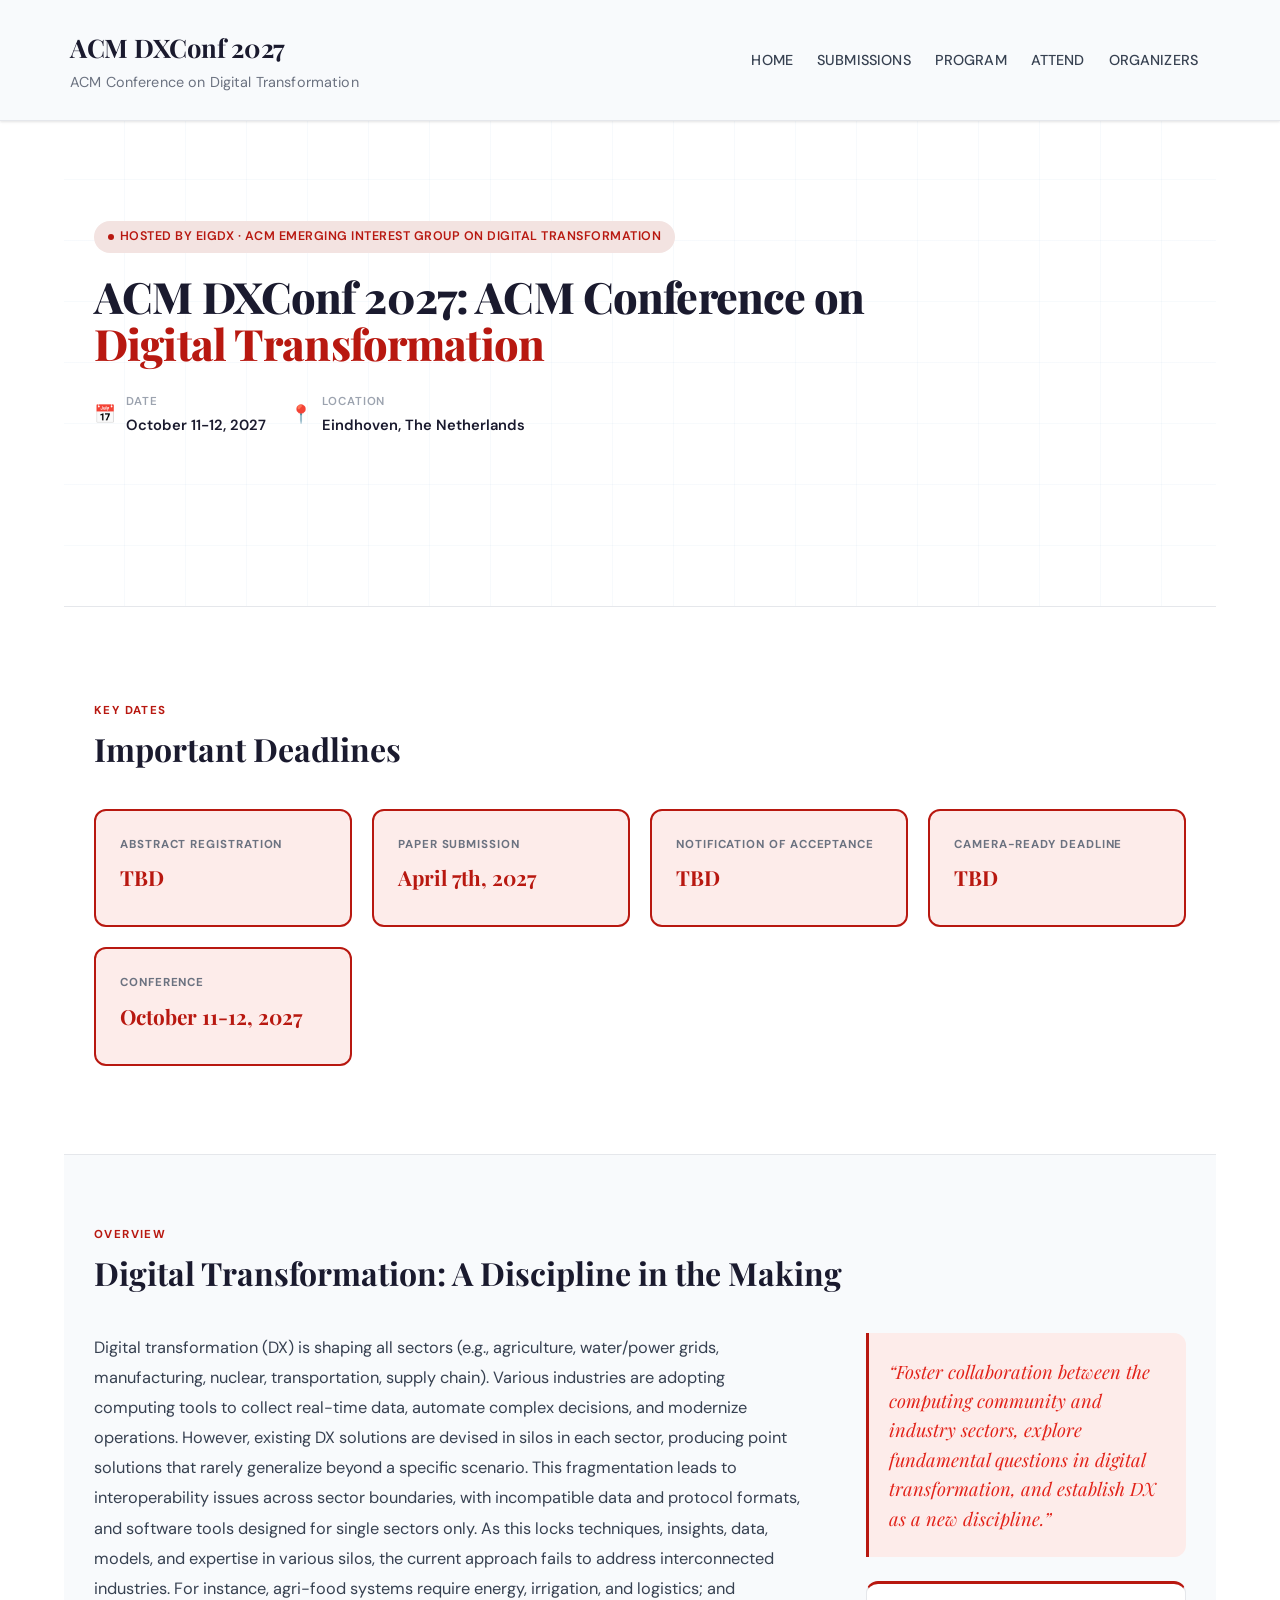
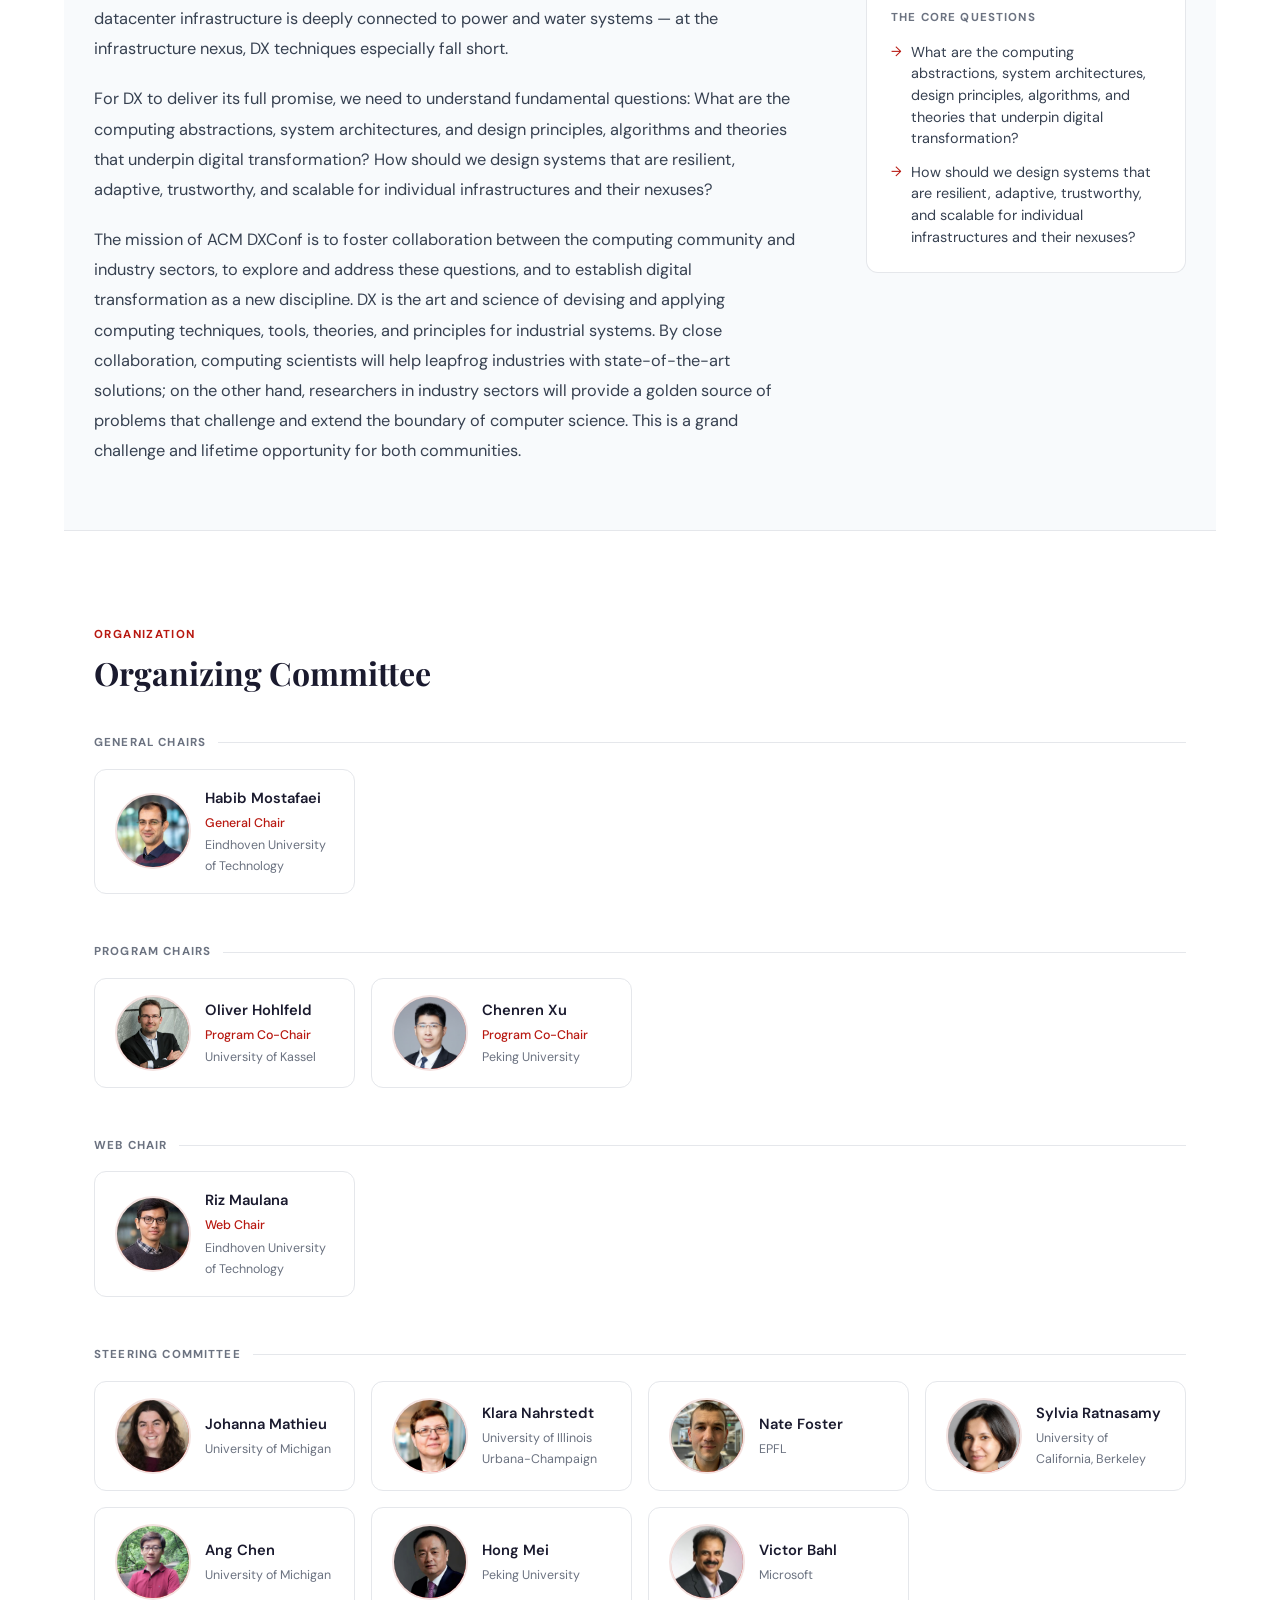
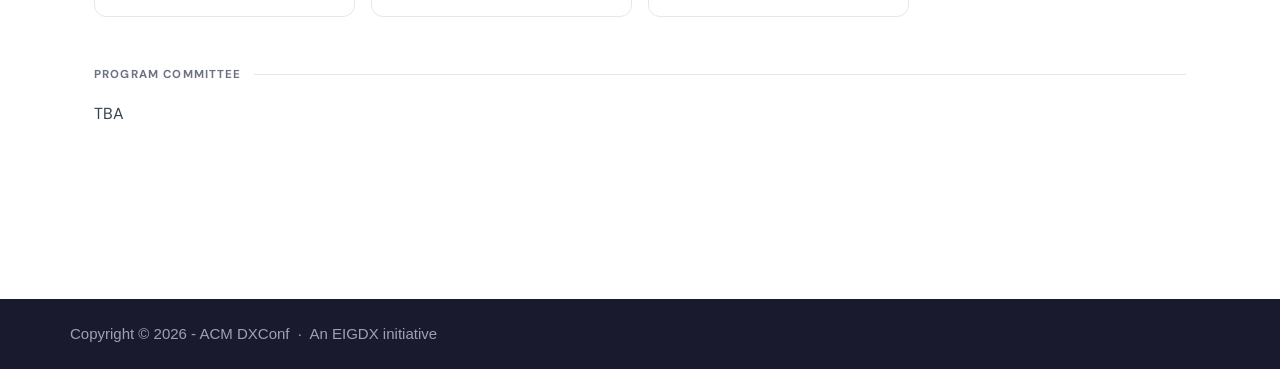
<file: index.html>
<!DOCTYPE html>
<html lang="en-US">
<head><meta charset="UTF-8">
	
	
	<meta name="viewport" content="width=device-width, initial-scale=1, maximum-scale=5, viewport-fit=cover">
	<link rel="profile" href="https://gmpg.org/xfn/11">

	<title>ACM DXConf 2027 – ACM Conference on Digital Transformation</title>
<meta name="robots" content="max-image-preview:large">
<link rel="preconnect" href="https://fonts.googleapis.com/">
<link rel="preconnect" href="https://fonts.gstatic.com/" crossorigin>
<link rel="dns-prefetch" href="//fonts.googleapis.com">




<style id="wp-img-auto-sizes-contain-inline-css">
img:is([sizes=auto i],[sizes^="auto," i]){contain-intrinsic-size:3000px 1500px}
/*# sourceURL=wp-img-auto-sizes-contain-inline-css */
</style>
<style id="wp-block-library-inline-css">
:root{--wp-block-synced-color:#7a00df;--wp-block-synced-color--rgb:122,0,223;--wp-bound-block-color:var(--wp-block-synced-color);--wp-editor-canvas-background:#ddd;--wp-admin-theme-color:#007cba;--wp-admin-theme-color--rgb:0,124,186;--wp-admin-theme-color-darker-10:#006ba1;--wp-admin-theme-color-darker-10--rgb:0,107,160.5;--wp-admin-theme-color-darker-20:#005a87;--wp-admin-theme-color-darker-20--rgb:0,90,135;--wp-admin-border-width-focus:2px}@media (min-resolution:192dpi){:root{--wp-admin-border-width-focus:1.5px}}.wp-element-button{cursor:pointer}:root .has-very-light-gray-background-color{background-color:#eee}:root .has-very-dark-gray-background-color{background-color:#313131}:root .has-very-light-gray-color{color:#eee}:root .has-very-dark-gray-color{color:#313131}:root .has-vivid-green-cyan-to-vivid-cyan-blue-gradient-background{background:linear-gradient(135deg,#00d084,#0693e3)}:root .has-purple-crush-gradient-background{background:linear-gradient(135deg,#34e2e4,#4721fb 50%,#ab1dfe)}:root .has-hazy-dawn-gradient-background{background:linear-gradient(135deg,#faaca8,#dad0ec)}:root .has-subdued-olive-gradient-background{background:linear-gradient(135deg,#fafae1,#67a671)}:root .has-atomic-cream-gradient-background{background:linear-gradient(135deg,#fdd79a,#004a59)}:root .has-nightshade-gradient-background{background:linear-gradient(135deg,#330968,#31cdcf)}:root .has-midnight-gradient-background{background:linear-gradient(135deg,#020381,#2874fc)}:root{--wp--preset--font-size--normal:16px;--wp--preset--font-size--huge:42px}.has-regular-font-size{font-size:1em}.has-larger-font-size{font-size:2.625em}.has-normal-font-size{font-size:var(--wp--preset--font-size--normal)}.has-huge-font-size{font-size:var(--wp--preset--font-size--huge)}:root .has-text-align-center{text-align:center}:root .has-text-align-left{text-align:left}:root .has-text-align-right{text-align:right}.has-fit-text{white-space:nowrap!important}#end-resizable-editor-section{display:none}.aligncenter{clear:both}.items-justified-left{justify-content:flex-start}.items-justified-center{justify-content:center}.items-justified-right{justify-content:flex-end}.items-justified-space-between{justify-content:space-between}.screen-reader-text{word-wrap:normal!important;border:0;clip-path:inset(50%);height:1px;margin:-1px;overflow:hidden;padding:0;position:absolute;width:1px;word-break:normal!important}.screen-reader-text:focus{background-color:#ddd;clip-path:none;color:#444;display:block;font-size:1em;height:auto;left:5px;line-height:normal;padding:15px 23px 14px;text-decoration:none;top:5px;width:auto;z-index:100000}html :where(.has-border-color){border-style:solid}html :where([style^=border-color],[style*=";border-color"],[style*="; border-color"]){border-style:solid}html :where([style^=border-top-color],[style*=";border-top-color"],[style*="; border-top-color"]){border-top-style:solid}html :where([style^=border-right-color],[style*=";border-right-color"],[style*="; border-right-color"]){border-right-style:solid}html :where([style^=border-bottom-color],[style*=";border-bottom-color"],[style*="; border-bottom-color"]){border-bottom-style:solid}html :where([style^=border-left-color],[style*=";border-left-color"],[style*="; border-left-color"]){border-left-style:solid}html :where([style^=border-width],[style*=";border-width"],[style*="; border-width"]){border-style:solid}html :where([style^=border-top-width],[style*=";border-top-width"],[style*="; border-top-width"]){border-top-style:solid}html :where([style^=border-right-width],[style*=";border-right-width"],[style*="; border-right-width"]){border-right-style:solid}html :where([style^=border-bottom-width],[style*=";border-bottom-width"],[style*="; border-bottom-width"]){border-bottom-style:solid}html :where([style^=border-left-width],[style*=";border-left-width"],[style*="; border-left-width"]){border-left-style:solid}html :where(img[class*=wp-image-]){height:auto;max-width:100%}:where(figure){margin:0 0 1em}html :where(.is-position-sticky){--wp-admin--admin-bar--position-offset:var(--wp-admin--admin-bar--height,0px)}@media screen and (max-width:600px){html :where(.is-position-sticky){--wp-admin--admin-bar--position-offset:0px}}

/*# sourceURL=/wp-includes/css/dist/block-library/common.min.css */
</style>

<style id="global-styles-inline-css">
:root{--wp--preset--aspect-ratio--square: 1;--wp--preset--aspect-ratio--4-3: 4/3;--wp--preset--aspect-ratio--3-4: 3/4;--wp--preset--aspect-ratio--3-2: 3/2;--wp--preset--aspect-ratio--2-3: 2/3;--wp--preset--aspect-ratio--16-9: 16/9;--wp--preset--aspect-ratio--9-16: 9/16;--wp--preset--color--black: #000000;--wp--preset--color--cyan-bluish-gray: #abb8c3;--wp--preset--color--white: #ffffff;--wp--preset--color--pale-pink: #f78da7;--wp--preset--color--vivid-red: #cf2e2e;--wp--preset--color--luminous-vivid-orange: #ff6900;--wp--preset--color--luminous-vivid-amber: #fcb900;--wp--preset--color--light-green-cyan: #7bdcb5;--wp--preset--color--vivid-green-cyan: #00d084;--wp--preset--color--pale-cyan-blue: #8ed1fc;--wp--preset--color--vivid-cyan-blue: #0693e3;--wp--preset--color--vivid-purple: #9b51e0;--wp--preset--color--palette-color-1: var(--theme-palette-color-1, #2872fa);--wp--preset--color--palette-color-2: var(--theme-palette-color-2, #1559ed);--wp--preset--color--palette-color-3: var(--theme-palette-color-3, #3A4F66);--wp--preset--color--palette-color-4: var(--theme-palette-color-4, #192a3d);--wp--preset--color--palette-color-5: var(--theme-palette-color-5, #e1e8ed);--wp--preset--color--palette-color-6: var(--theme-palette-color-6, #f2f5f7);--wp--preset--color--palette-color-7: var(--theme-palette-color-7, #FAFBFC);--wp--preset--color--palette-color-8: var(--theme-palette-color-8, #ffffff);--wp--preset--gradient--vivid-cyan-blue-to-vivid-purple: linear-gradient(135deg,rgb(6,147,227) 0%,rgb(155,81,224) 100%);--wp--preset--gradient--light-green-cyan-to-vivid-green-cyan: linear-gradient(135deg,rgb(122,220,180) 0%,rgb(0,208,130) 100%);--wp--preset--gradient--luminous-vivid-amber-to-luminous-vivid-orange: linear-gradient(135deg,rgb(252,185,0) 0%,rgb(255,105,0) 100%);--wp--preset--gradient--luminous-vivid-orange-to-vivid-red: linear-gradient(135deg,rgb(255,105,0) 0%,rgb(207,46,46) 100%);--wp--preset--gradient--very-light-gray-to-cyan-bluish-gray: linear-gradient(135deg,rgb(238,238,238) 0%,rgb(169,184,195) 100%);--wp--preset--gradient--cool-to-warm-spectrum: linear-gradient(135deg,rgb(74,234,220) 0%,rgb(151,120,209) 20%,rgb(207,42,186) 40%,rgb(238,44,130) 60%,rgb(251,105,98) 80%,rgb(254,248,76) 100%);--wp--preset--gradient--blush-light-purple: linear-gradient(135deg,rgb(255,206,236) 0%,rgb(152,150,240) 100%);--wp--preset--gradient--blush-bordeaux: linear-gradient(135deg,rgb(254,205,165) 0%,rgb(254,45,45) 50%,rgb(107,0,62) 100%);--wp--preset--gradient--luminous-dusk: linear-gradient(135deg,rgb(255,203,112) 0%,rgb(199,81,192) 50%,rgb(65,88,208) 100%);--wp--preset--gradient--pale-ocean: linear-gradient(135deg,rgb(255,245,203) 0%,rgb(182,227,212) 50%,rgb(51,167,181) 100%);--wp--preset--gradient--electric-grass: linear-gradient(135deg,rgb(202,248,128) 0%,rgb(113,206,126) 100%);--wp--preset--gradient--midnight: linear-gradient(135deg,rgb(2,3,129) 0%,rgb(40,116,252) 100%);--wp--preset--gradient--juicy-peach: linear-gradient(to right, #ffecd2 0%, #fcb69f 100%);--wp--preset--gradient--young-passion: linear-gradient(to right, #ff8177 0%, #ff867a 0%, #ff8c7f 21%, #f99185 52%, #cf556c 78%, #b12a5b 100%);--wp--preset--gradient--true-sunset: linear-gradient(to right, #fa709a 0%, #fee140 100%);--wp--preset--gradient--morpheus-den: linear-gradient(to top, #30cfd0 0%, #330867 100%);--wp--preset--gradient--plum-plate: linear-gradient(135deg, #667eea 0%, #764ba2 100%);--wp--preset--gradient--aqua-splash: linear-gradient(15deg, #13547a 0%, #80d0c7 100%);--wp--preset--gradient--love-kiss: linear-gradient(to top, #ff0844 0%, #ffb199 100%);--wp--preset--gradient--new-retrowave: linear-gradient(to top, #3b41c5 0%, #a981bb 49%, #ffc8a9 100%);--wp--preset--gradient--plum-bath: linear-gradient(to top, #cc208e 0%, #6713d2 100%);--wp--preset--gradient--high-flight: linear-gradient(to right, #0acffe 0%, #495aff 100%);--wp--preset--gradient--teen-party: linear-gradient(135deg, #FF057C 0%, #8D0B93 50%, #321575 100%);--wp--preset--gradient--fabled-sunset: linear-gradient(135deg, #231557 0%, #44107A 29%, #FF1361 67%, #FFF800 100%);--wp--preset--gradient--arielle-smile: radial-gradient(circle 248px at center, #16d9e3 0%, #30c7ec 47%, #46aef7 100%);--wp--preset--gradient--itmeo-branding: linear-gradient(180deg, #2af598 0%, #009efd 100%);--wp--preset--gradient--deep-blue: linear-gradient(to right, #6a11cb 0%, #2575fc 100%);--wp--preset--gradient--strong-bliss: linear-gradient(to right, #f78ca0 0%, #f9748f 19%, #fd868c 60%, #fe9a8b 100%);--wp--preset--gradient--sweet-period: linear-gradient(to top, #3f51b1 0%, #5a55ae 13%, #7b5fac 25%, #8f6aae 38%, #a86aa4 50%, #cc6b8e 62%, #f18271 75%, #f3a469 87%, #f7c978 100%);--wp--preset--gradient--purple-division: linear-gradient(to top, #7028e4 0%, #e5b2ca 100%);--wp--preset--gradient--cold-evening: linear-gradient(to top, #0c3483 0%, #a2b6df 100%, #6b8cce 100%, #a2b6df 100%);--wp--preset--gradient--mountain-rock: linear-gradient(to right, #868f96 0%, #596164 100%);--wp--preset--gradient--desert-hump: linear-gradient(to top, #c79081 0%, #dfa579 100%);--wp--preset--gradient--ethernal-constance: linear-gradient(to top, #09203f 0%, #537895 100%);--wp--preset--gradient--happy-memories: linear-gradient(300deg, #ff5858 0%, #f09819 100%);--wp--preset--gradient--grown-early: linear-gradient(to top, #0ba360 0%, #3cba92 100%);--wp--preset--gradient--morning-salad: linear-gradient(135deg, #B7F8DB 0%, #50A7C2 100%);--wp--preset--gradient--night-call: linear-gradient(135deg, #AC32E4 0%, #7918F2 48%, #4801FF 100%);--wp--preset--gradient--mind-crawl: linear-gradient(135deg, #473B7B 0%, #3584A7 51%, #30D2BE 100%);--wp--preset--gradient--angel-care: linear-gradient(135deg, #FFE29F 0%, #FFA99F 48%, #FF719A 100%);--wp--preset--gradient--juicy-cake: linear-gradient(to top, #e14fad 0%, #f9d423 100%);--wp--preset--gradient--rich-metal: linear-gradient(to right, #d7d2cc 0%, #304352 100%);--wp--preset--gradient--mole-hall: linear-gradient(340deg, #616161 0%, #9bc5c3 100%);--wp--preset--gradient--cloudy-knoxville: linear-gradient(120deg, #fdfbfb 0%, #ebedee 100%);--wp--preset--gradient--soft-grass: linear-gradient(to top, #c1dfc4 0%, #deecdd 100%);--wp--preset--gradient--saint-petersburg: linear-gradient(135deg, #f5f7fa 0%, #c3cfe2 100%);--wp--preset--gradient--everlasting-sky: linear-gradient(135deg, #fdfcfb 0%, #e2d1c3 100%);--wp--preset--gradient--kind-steel: linear-gradient(340deg, #e9defa 0%, #fbfcdb 100%);--wp--preset--gradient--over-sun: linear-gradient(60deg, #abecd6 0%, #fbed96 100%);--wp--preset--gradient--premium-white: linear-gradient(to top, #d5d4d0 0%, #d5d4d0 1%, #eeeeec 31%, #efeeec 75%, #e9e9e7 100%);--wp--preset--gradient--clean-mirror: linear-gradient(45deg, #93a5cf 0%, #e4efe9 100%);--wp--preset--gradient--wild-apple: linear-gradient(to top, #d299c2 0%, #fef9d7 100%);--wp--preset--gradient--snow-again: linear-gradient(to top, #e6e9f0 0%, #eef1f5 100%);--wp--preset--gradient--confident-cloud: linear-gradient(to top, #dad4ec 0%, #dad4ec 1%, #f3e7e9 100%);--wp--preset--gradient--glass-water: linear-gradient(to top, #dfe9f3 0%, white 100%);--wp--preset--gradient--perfect-white: linear-gradient(135deg, #E3FDF5 0%, #FFE6FA 100%);--wp--preset--font-size--small: 13px;--wp--preset--font-size--medium: 20px;--wp--preset--font-size--large: clamp(22px, 1.375rem + ((1vw - 3.2px) * 0.625), 30px);--wp--preset--font-size--x-large: clamp(30px, 1.875rem + ((1vw - 3.2px) * 1.563), 50px);--wp--preset--font-size--xx-large: clamp(45px, 2.813rem + ((1vw - 3.2px) * 2.734), 80px);--wp--preset--spacing--20: 0.44rem;--wp--preset--spacing--30: 0.67rem;--wp--preset--spacing--40: 1rem;--wp--preset--spacing--50: 1.5rem;--wp--preset--spacing--60: 2.25rem;--wp--preset--spacing--70: 3.38rem;--wp--preset--spacing--80: 5.06rem;--wp--preset--shadow--natural: 6px 6px 9px rgba(0, 0, 0, 0.2);--wp--preset--shadow--deep: 12px 12px 50px rgba(0, 0, 0, 0.4);--wp--preset--shadow--sharp: 6px 6px 0px rgba(0, 0, 0, 0.2);--wp--preset--shadow--outlined: 6px 6px 0px -3px rgb(255, 255, 255), 6px 6px rgb(0, 0, 0);--wp--preset--shadow--crisp: 6px 6px 0px rgb(0, 0, 0);}.wp-block-button{--wp--preset--dimension--25: 25%;--wp--preset--dimension--50: 50%;--wp--preset--dimension--75: 75%;--wp--preset--dimension--100: 100%;}:root { --wp--style--global--content-size: var(--theme-block-max-width);--wp--style--global--wide-size: var(--theme-block-wide-max-width); }:where(body) { margin: 0; }.wp-site-blocks > .alignleft { float: left; margin-right: 2em; }.wp-site-blocks > .alignright { float: right; margin-left: 2em; }.wp-site-blocks > .aligncenter { justify-content: center; margin-left: auto; margin-right: auto; }:where(.wp-site-blocks) > * { margin-block-start: var(--theme-content-spacing); margin-block-end: 0; }:where(.wp-site-blocks) > :first-child { margin-block-start: 0; }:where(.wp-site-blocks) > :last-child { margin-block-end: 0; }:root { --wp--style--block-gap: var(--theme-content-spacing); }:root :where(.is-layout-flow) > :first-child{margin-block-start: 0;}:root :where(.is-layout-flow) > :last-child{margin-block-end: 0;}:root :where(.is-layout-flow) > *{margin-block-start: var(--theme-content-spacing);margin-block-end: 0;}:root :where(.is-layout-constrained) > :first-child{margin-block-start: 0;}:root :where(.is-layout-constrained) > :last-child{margin-block-end: 0;}:root :where(.is-layout-constrained) > *{margin-block-start: var(--theme-content-spacing);margin-block-end: 0;}:root :where(.is-layout-flex){gap: var(--theme-content-spacing);}:root :where(.is-layout-grid){gap: var(--theme-content-spacing);}.is-layout-flow > .alignleft{float: left;margin-inline-start: 0;margin-inline-end: 2em;}.is-layout-flow > .alignright{float: right;margin-inline-start: 2em;margin-inline-end: 0;}.is-layout-flow > .aligncenter{margin-left: auto !important;margin-right: auto !important;}.is-layout-constrained > .alignleft{float: left;margin-inline-start: 0;margin-inline-end: 2em;}.is-layout-constrained > .alignright{float: right;margin-inline-start: 2em;margin-inline-end: 0;}.is-layout-constrained > .aligncenter{margin-left: auto !important;margin-right: auto !important;}.is-layout-constrained > :where(:not(.alignleft):not(.alignright):not(.alignfull)){max-width: var(--wp--style--global--content-size);margin-left: auto !important;margin-right: auto !important;}.is-layout-constrained > .alignwide{max-width: var(--wp--style--global--wide-size);}body .is-layout-flex{display: flex;}.is-layout-flex{flex-wrap: wrap;align-items: center;}.is-layout-flex > :is(*, div){margin: 0;}body .is-layout-grid{display: grid;}.is-layout-grid > :is(*, div){margin: 0;}body{padding-top: 0px;padding-right: 0px;padding-bottom: 0px;padding-left: 0px;}:root :where(.wp-element-button, .wp-block-button__link){font-style: inherit;font-weight: inherit;letter-spacing: inherit;text-transform: inherit;}.has-black-color{color: var(--wp--preset--color--black) !important;}.has-cyan-bluish-gray-color{color: var(--wp--preset--color--cyan-bluish-gray) !important;}.has-white-color{color: var(--wp--preset--color--white) !important;}.has-pale-pink-color{color: var(--wp--preset--color--pale-pink) !important;}.has-vivid-red-color{color: var(--wp--preset--color--vivid-red) !important;}.has-luminous-vivid-orange-color{color: var(--wp--preset--color--luminous-vivid-orange) !important;}.has-luminous-vivid-amber-color{color: var(--wp--preset--color--luminous-vivid-amber) !important;}.has-light-green-cyan-color{color: var(--wp--preset--color--light-green-cyan) !important;}.has-vivid-green-cyan-color{color: var(--wp--preset--color--vivid-green-cyan) !important;}.has-pale-cyan-blue-color{color: var(--wp--preset--color--pale-cyan-blue) !important;}.has-vivid-cyan-blue-color{color: var(--wp--preset--color--vivid-cyan-blue) !important;}.has-vivid-purple-color{color: var(--wp--preset--color--vivid-purple) !important;}.has-palette-color-1-color{color: var(--wp--preset--color--palette-color-1) !important;}.has-palette-color-2-color{color: var(--wp--preset--color--palette-color-2) !important;}.has-palette-color-3-color{color: var(--wp--preset--color--palette-color-3) !important;}.has-palette-color-4-color{color: var(--wp--preset--color--palette-color-4) !important;}.has-palette-color-5-color{color: var(--wp--preset--color--palette-color-5) !important;}.has-palette-color-6-color{color: var(--wp--preset--color--palette-color-6) !important;}.has-palette-color-7-color{color: var(--wp--preset--color--palette-color-7) !important;}.has-palette-color-8-color{color: var(--wp--preset--color--palette-color-8) !important;}.has-black-background-color{background-color: var(--wp--preset--color--black) !important;}.has-cyan-bluish-gray-background-color{background-color: var(--wp--preset--color--cyan-bluish-gray) !important;}.has-white-background-color{background-color: var(--wp--preset--color--white) !important;}.has-pale-pink-background-color{background-color: var(--wp--preset--color--pale-pink) !important;}.has-vivid-red-background-color{background-color: var(--wp--preset--color--vivid-red) !important;}.has-luminous-vivid-orange-background-color{background-color: var(--wp--preset--color--luminous-vivid-orange) !important;}.has-luminous-vivid-amber-background-color{background-color: var(--wp--preset--color--luminous-vivid-amber) !important;}.has-light-green-cyan-background-color{background-color: var(--wp--preset--color--light-green-cyan) !important;}.has-vivid-green-cyan-background-color{background-color: var(--wp--preset--color--vivid-green-cyan) !important;}.has-pale-cyan-blue-background-color{background-color: var(--wp--preset--color--pale-cyan-blue) !important;}.has-vivid-cyan-blue-background-color{background-color: var(--wp--preset--color--vivid-cyan-blue) !important;}.has-vivid-purple-background-color{background-color: var(--wp--preset--color--vivid-purple) !important;}.has-palette-color-1-background-color{background-color: var(--wp--preset--color--palette-color-1) !important;}.has-palette-color-2-background-color{background-color: var(--wp--preset--color--palette-color-2) !important;}.has-palette-color-3-background-color{background-color: var(--wp--preset--color--palette-color-3) !important;}.has-palette-color-4-background-color{background-color: var(--wp--preset--color--palette-color-4) !important;}.has-palette-color-5-background-color{background-color: var(--wp--preset--color--palette-color-5) !important;}.has-palette-color-6-background-color{background-color: var(--wp--preset--color--palette-color-6) !important;}.has-palette-color-7-background-color{background-color: var(--wp--preset--color--palette-color-7) !important;}.has-palette-color-8-background-color{background-color: var(--wp--preset--color--palette-color-8) !important;}.has-black-border-color{border-color: var(--wp--preset--color--black) !important;}.has-cyan-bluish-gray-border-color{border-color: var(--wp--preset--color--cyan-bluish-gray) !important;}.has-white-border-color{border-color: var(--wp--preset--color--white) !important;}.has-pale-pink-border-color{border-color: var(--wp--preset--color--pale-pink) !important;}.has-vivid-red-border-color{border-color: var(--wp--preset--color--vivid-red) !important;}.has-luminous-vivid-orange-border-color{border-color: var(--wp--preset--color--luminous-vivid-orange) !important;}.has-luminous-vivid-amber-border-color{border-color: var(--wp--preset--color--luminous-vivid-amber) !important;}.has-light-green-cyan-border-color{border-color: var(--wp--preset--color--light-green-cyan) !important;}.has-vivid-green-cyan-border-color{border-color: var(--wp--preset--color--vivid-green-cyan) !important;}.has-pale-cyan-blue-border-color{border-color: var(--wp--preset--color--pale-cyan-blue) !important;}.has-vivid-cyan-blue-border-color{border-color: var(--wp--preset--color--vivid-cyan-blue) !important;}.has-vivid-purple-border-color{border-color: var(--wp--preset--color--vivid-purple) !important;}.has-palette-color-1-border-color{border-color: var(--wp--preset--color--palette-color-1) !important;}.has-palette-color-2-border-color{border-color: var(--wp--preset--color--palette-color-2) !important;}.has-palette-color-3-border-color{border-color: var(--wp--preset--color--palette-color-3) !important;}.has-palette-color-4-border-color{border-color: var(--wp--preset--color--palette-color-4) !important;}.has-palette-color-5-border-color{border-color: var(--wp--preset--color--palette-color-5) !important;}.has-palette-color-6-border-color{border-color: var(--wp--preset--color--palette-color-6) !important;}.has-palette-color-7-border-color{border-color: var(--wp--preset--color--palette-color-7) !important;}.has-palette-color-8-border-color{border-color: var(--wp--preset--color--palette-color-8) !important;}.has-vivid-cyan-blue-to-vivid-purple-gradient-background{background: var(--wp--preset--gradient--vivid-cyan-blue-to-vivid-purple) !important;}.has-light-green-cyan-to-vivid-green-cyan-gradient-background{background: var(--wp--preset--gradient--light-green-cyan-to-vivid-green-cyan) !important;}.has-luminous-vivid-amber-to-luminous-vivid-orange-gradient-background{background: var(--wp--preset--gradient--luminous-vivid-amber-to-luminous-vivid-orange) !important;}.has-luminous-vivid-orange-to-vivid-red-gradient-background{background: var(--wp--preset--gradient--luminous-vivid-orange-to-vivid-red) !important;}.has-very-light-gray-to-cyan-bluish-gray-gradient-background{background: var(--wp--preset--gradient--very-light-gray-to-cyan-bluish-gray) !important;}.has-cool-to-warm-spectrum-gradient-background{background: var(--wp--preset--gradient--cool-to-warm-spectrum) !important;}.has-blush-light-purple-gradient-background{background: var(--wp--preset--gradient--blush-light-purple) !important;}.has-blush-bordeaux-gradient-background{background: var(--wp--preset--gradient--blush-bordeaux) !important;}.has-luminous-dusk-gradient-background{background: var(--wp--preset--gradient--luminous-dusk) !important;}.has-pale-ocean-gradient-background{background: var(--wp--preset--gradient--pale-ocean) !important;}.has-electric-grass-gradient-background{background: var(--wp--preset--gradient--electric-grass) !important;}.has-midnight-gradient-background{background: var(--wp--preset--gradient--midnight) !important;}.has-juicy-peach-gradient-background{background: var(--wp--preset--gradient--juicy-peach) !important;}.has-young-passion-gradient-background{background: var(--wp--preset--gradient--young-passion) !important;}.has-true-sunset-gradient-background{background: var(--wp--preset--gradient--true-sunset) !important;}.has-morpheus-den-gradient-background{background: var(--wp--preset--gradient--morpheus-den) !important;}.has-plum-plate-gradient-background{background: var(--wp--preset--gradient--plum-plate) !important;}.has-aqua-splash-gradient-background{background: var(--wp--preset--gradient--aqua-splash) !important;}.has-love-kiss-gradient-background{background: var(--wp--preset--gradient--love-kiss) !important;}.has-new-retrowave-gradient-background{background: var(--wp--preset--gradient--new-retrowave) !important;}.has-plum-bath-gradient-background{background: var(--wp--preset--gradient--plum-bath) !important;}.has-high-flight-gradient-background{background: var(--wp--preset--gradient--high-flight) !important;}.has-teen-party-gradient-background{background: var(--wp--preset--gradient--teen-party) !important;}.has-fabled-sunset-gradient-background{background: var(--wp--preset--gradient--fabled-sunset) !important;}.has-arielle-smile-gradient-background{background: var(--wp--preset--gradient--arielle-smile) !important;}.has-itmeo-branding-gradient-background{background: var(--wp--preset--gradient--itmeo-branding) !important;}.has-deep-blue-gradient-background{background: var(--wp--preset--gradient--deep-blue) !important;}.has-strong-bliss-gradient-background{background: var(--wp--preset--gradient--strong-bliss) !important;}.has-sweet-period-gradient-background{background: var(--wp--preset--gradient--sweet-period) !important;}.has-purple-division-gradient-background{background: var(--wp--preset--gradient--purple-division) !important;}.has-cold-evening-gradient-background{background: var(--wp--preset--gradient--cold-evening) !important;}.has-mountain-rock-gradient-background{background: var(--wp--preset--gradient--mountain-rock) !important;}.has-desert-hump-gradient-background{background: var(--wp--preset--gradient--desert-hump) !important;}.has-ethernal-constance-gradient-background{background: var(--wp--preset--gradient--ethernal-constance) !important;}.has-happy-memories-gradient-background{background: var(--wp--preset--gradient--happy-memories) !important;}.has-grown-early-gradient-background{background: var(--wp--preset--gradient--grown-early) !important;}.has-morning-salad-gradient-background{background: var(--wp--preset--gradient--morning-salad) !important;}.has-night-call-gradient-background{background: var(--wp--preset--gradient--night-call) !important;}.has-mind-crawl-gradient-background{background: var(--wp--preset--gradient--mind-crawl) !important;}.has-angel-care-gradient-background{background: var(--wp--preset--gradient--angel-care) !important;}.has-juicy-cake-gradient-background{background: var(--wp--preset--gradient--juicy-cake) !important;}.has-rich-metal-gradient-background{background: var(--wp--preset--gradient--rich-metal) !important;}.has-mole-hall-gradient-background{background: var(--wp--preset--gradient--mole-hall) !important;}.has-cloudy-knoxville-gradient-background{background: var(--wp--preset--gradient--cloudy-knoxville) !important;}.has-soft-grass-gradient-background{background: var(--wp--preset--gradient--soft-grass) !important;}.has-saint-petersburg-gradient-background{background: var(--wp--preset--gradient--saint-petersburg) !important;}.has-everlasting-sky-gradient-background{background: var(--wp--preset--gradient--everlasting-sky) !important;}.has-kind-steel-gradient-background{background: var(--wp--preset--gradient--kind-steel) !important;}.has-over-sun-gradient-background{background: var(--wp--preset--gradient--over-sun) !important;}.has-premium-white-gradient-background{background: var(--wp--preset--gradient--premium-white) !important;}.has-clean-mirror-gradient-background{background: var(--wp--preset--gradient--clean-mirror) !important;}.has-wild-apple-gradient-background{background: var(--wp--preset--gradient--wild-apple) !important;}.has-snow-again-gradient-background{background: var(--wp--preset--gradient--snow-again) !important;}.has-confident-cloud-gradient-background{background: var(--wp--preset--gradient--confident-cloud) !important;}.has-glass-water-gradient-background{background: var(--wp--preset--gradient--glass-water) !important;}.has-perfect-white-gradient-background{background: var(--wp--preset--gradient--perfect-white) !important;}.has-small-font-size{font-size: var(--wp--preset--font-size--small) !important;}.has-medium-font-size{font-size: var(--wp--preset--font-size--medium) !important;}.has-large-font-size{font-size: var(--wp--preset--font-size--large) !important;}.has-x-large-font-size{font-size: var(--wp--preset--font-size--x-large) !important;}.has-xx-large-font-size{font-size: var(--wp--preset--font-size--xx-large) !important;}
/*# sourceURL=global-styles-inline-css */
</style>

<link rel="stylesheet" id="ct-main-styles-css" href="/wp-content/themes/blocksy/static/bundle/main.min.css?ver=2.1.61" media="all">
<link rel="stylesheet" id="eigdx-google-fonts-css" href="https://fonts.googleapis.com/css2?family=Playfair+Display:ital,wght@0,400;0,600;0,700;0,800;1,400&amp;family=DM+Sans:opsz,wght@9..40,300;9..40,400;9..40,500;9..40,600&amp;display=swap" media="all">
<link rel="stylesheet" id="blocksy-parent-style-css" href="/wp-content/themes/blocksy/style.css?ver=7.1.4" media="all">
<link rel="stylesheet" id="eigdx-style-css" href="/wp-content/themes/dxconf/style.css?ver=1794493347" media="all">
<link rel="EditURI" type="application/rsd+xml" title="RSD" href="/xmlrpc.php?rsd">
<meta name="generator" content="WordPress 7.1.4">
<link rel="canonical" href="/">
<link rel="shortlink" href="/">
<noscript><link rel="stylesheet" href="/wp-content/themes/blocksy/static/bundle/no-scripts.min.css" type="text/css"></noscript>
<style id="ct-main-styles-inline-css">[data-header*="type-1"] .ct-header [data-id="logo"] .site-title {--theme-font-weight:700;--theme-font-size:25px;--theme-line-height:1.5;--theme-link-initial-color:var(--theme-palette-color-4);} [data-header*="type-1"] .ct-header [data-id="logo"] .site-description {--theme-font-weight:500;--theme-font-size:13px;} [data-header*="type-1"] .ct-header [data-id="menu"] > ul > li > a {--theme-font-weight:700;--theme-text-transform:uppercase;--theme-font-size:12px;--theme-line-height:1.3;--theme-link-initial-color:var(--theme-text-color);} [data-header*="type-1"] .ct-header [data-id="menu"] .sub-menu .ct-menu-link {--theme-link-initial-color:var(--theme-palette-color-8);--theme-font-weight:500;--theme-font-size:12px;} [data-header*="type-1"] .ct-header [data-id="menu"] .sub-menu {--dropdown-divider:1px dashed rgba(255, 255, 255, 0.1);--theme-box-shadow:0px 10px 20px rgba(41, 51, 61, 0.1);--theme-border-radius:0px 0px 2px 2px;} [data-header*="type-1"] .ct-header [data-row*="middle"] {--height:120px;background-color:var(--theme-palette-color-8);background-image:none;--theme-border-top:none;--theme-border-bottom:none;--theme-box-shadow:none;} [data-header*="type-1"] .ct-header [data-row*="middle"] > div {--theme-border-top:none;--theme-border-bottom:none;} [data-header*="type-1"] [data-id="mobile-menu"] {--theme-font-weight:700;--theme-font-size:20px;--theme-link-initial-color:#ffffff;--mobile-menu-divider:none;} [data-header*="type-1"] #offcanvas {--theme-box-shadow:0px 0px 70px rgba(0, 0, 0, 0.35);--side-panel-width:500px;--panel-content-height:100%;} [data-header*="type-1"] #offcanvas .ct-panel-inner {background-color:rgba(18, 21, 25, 0.98);} [data-header*="type-1"] [data-id="trigger"] {--theme-icon-size:18px;} [data-header*="type-1"] {--header-height:120px;} [data-header*="type-1"] .ct-header {background-image:none;} [data-footer*="type-1"] .ct-footer [data-row*="bottom"] > div {--container-spacing:25px;--theme-border:none;--theme-border-top:none;--theme-border-bottom:none;--grid-template-columns:initial;} [data-footer*="type-1"] .ct-footer [data-row*="bottom"] .widget-title {--theme-font-size:16px;} [data-footer*="type-1"] .ct-footer [data-row*="bottom"] {--theme-border-top:none;--theme-border-bottom:none;background-color:transparent;} [data-footer*="type-1"] [data-id="copyright"] {--theme-font-weight:400;--theme-font-size:15px;--theme-line-height:1.3;} [data-footer*="type-1"] .ct-footer {background-color:var(--theme-palette-color-6);}:root {--theme-font-family:var(--theme-font-stack-default);--theme-font-weight:400;--theme-text-transform:none;--theme-text-decoration:none;--theme-font-size:16px;--theme-line-height:1.65;--theme-letter-spacing:0em;--theme-button-font-weight:500;--theme-button-font-size:15px;--has-classic-forms:var(--true);--has-modern-forms:var(--false);--theme-form-field-border-initial-color:var(--theme-border-color);--theme-form-field-border-focus-color:var(--theme-palette-color-1);--theme-form-selection-field-initial-color:var(--theme-border-color);--theme-form-selection-field-active-color:var(--theme-palette-color-1);--theme-palette-color-1:#2872fa;--theme-palette-color-2:#1559ed;--theme-palette-color-3:#3A4F66;--theme-palette-color-4:#192a3d;--theme-palette-color-5:#e1e8ed;--theme-palette-color-6:#f2f5f7;--theme-palette-color-7:#FAFBFC;--theme-palette-color-8:#ffffff;--theme-text-color:var(--theme-palette-color-3);--theme-link-initial-color:var(--theme-palette-color-1);--theme-link-hover-color:var(--theme-palette-color-2);--theme-selection-text-color:#ffffff;--theme-selection-background-color:var(--theme-palette-color-1);--theme-border-color:var(--theme-palette-color-5);--theme-headings-color:var(--theme-palette-color-4);--theme-content-spacing:1.5em;--theme-button-min-height:40px;--theme-button-shadow:none;--theme-button-transform:none;--theme-button-text-initial-color:#ffffff;--theme-button-text-hover-color:#ffffff;--theme-button-background-initial-color:var(--theme-palette-color-1);--theme-button-background-hover-color:var(--theme-palette-color-2);--theme-button-border:none;--theme-button-padding:5px 20px;--theme-normal-container-max-width:1290px;--theme-content-vertical-spacing:60px;--theme-container-edge-spacing:90vw;--theme-narrow-container-max-width:750px;--theme-wide-offset:130px;}h1 {--theme-font-weight:700;--theme-font-size:40px;--theme-line-height:1.5;}h2 {--theme-font-weight:700;--theme-font-size:35px;--theme-line-height:1.5;}h3 {--theme-font-weight:700;--theme-font-size:30px;--theme-line-height:1.5;}h4 {--theme-font-weight:700;--theme-font-size:25px;--theme-line-height:1.5;}h5 {--theme-font-weight:700;--theme-font-size:20px;--theme-line-height:1.5;}h6 {--theme-font-weight:700;--theme-font-size:16px;--theme-line-height:1.5;}.wp-block-pullquote {--theme-font-family:Georgia;--theme-font-weight:600;--theme-font-size:25px;}pre, code, samp, kbd {--theme-font-family:monospace;--theme-font-weight:400;--theme-font-size:16px;}figcaption {--theme-font-size:14px;}.ct-sidebar .widget-title {--theme-font-size:20px;}.ct-breadcrumbs {--theme-font-weight:600;--theme-text-transform:uppercase;--theme-font-size:12px;}body {background-color:var(--theme-palette-color-7);background-image:none;} [data-prefix="single_blog_post"] .entry-header .page-title {--theme-font-size:30px;} [data-prefix="single_blog_post"] .entry-header .entry-meta {--theme-font-weight:600;--theme-text-transform:uppercase;--theme-font-size:12px;--theme-line-height:1.3;} [data-prefix="categories"] .entry-header .page-title {--theme-font-size:30px;} [data-prefix="categories"] .entry-header .entry-meta {--theme-font-weight:600;--theme-text-transform:uppercase;--theme-font-size:12px;--theme-line-height:1.3;} [data-prefix="search"] .entry-header .page-title {--theme-font-size:30px;} [data-prefix="search"] .entry-header .entry-meta {--theme-font-weight:600;--theme-text-transform:uppercase;--theme-font-size:12px;--theme-line-height:1.3;} [data-prefix="author"] .entry-header .page-title {--theme-font-size:30px;} [data-prefix="author"] .entry-header .entry-meta {--theme-font-weight:600;--theme-text-transform:uppercase;--theme-font-size:12px;--theme-line-height:1.3;} [data-prefix="author"] .hero-section[data-type="type-2"] {background-color:var(--theme-palette-color-6);background-image:none;--container-padding:50px 0px;} [data-prefix="blog"] .entries {--grid-template-columns:repeat(3, minmax(0, 1fr));} [data-prefix="blog"] .entry-card .entry-title {--theme-font-size:20px;--theme-line-height:1.3;} [data-prefix="blog"] .entry-card .entry-meta {--theme-font-weight:600;--theme-text-transform:uppercase;--theme-font-size:12px;} [data-prefix="blog"] .entry-card {background-color:var(--theme-palette-color-8);--theme-box-shadow:0px 12px 18px -6px rgba(34, 56, 101, 0.04);} [data-prefix="categories"] .entries {--grid-template-columns:repeat(3, minmax(0, 1fr));} [data-prefix="categories"] .entry-card .entry-title {--theme-font-size:20px;--theme-line-height:1.3;} [data-prefix="categories"] .entry-card .entry-meta {--theme-font-weight:600;--theme-text-transform:uppercase;--theme-font-size:12px;} [data-prefix="categories"] .entry-card {background-color:var(--theme-palette-color-8);--theme-box-shadow:0px 12px 18px -6px rgba(34, 56, 101, 0.04);} [data-prefix="author"] .entries {--grid-template-columns:repeat(3, minmax(0, 1fr));} [data-prefix="author"] .entry-card .entry-title {--theme-font-size:20px;--theme-line-height:1.3;} [data-prefix="author"] .entry-card .entry-meta {--theme-font-weight:600;--theme-text-transform:uppercase;--theme-font-size:12px;} [data-prefix="author"] .entry-card {background-color:var(--theme-palette-color-8);--theme-box-shadow:0px 12px 18px -6px rgba(34, 56, 101, 0.04);} [data-prefix="search"] .entries {--grid-template-columns:repeat(3, minmax(0, 1fr));} [data-prefix="search"] .entry-card .entry-title {--theme-font-size:20px;--theme-line-height:1.3;} [data-prefix="search"] .entry-card .entry-meta {--theme-font-weight:600;--theme-text-transform:uppercase;--theme-font-size:12px;} [data-prefix="search"] .entry-card {background-color:var(--theme-palette-color-8);--theme-box-shadow:0px 12px 18px -6px rgba(34, 56, 101, 0.04);}form textarea {--theme-form-field-height:170px;}.ct-sidebar {--theme-link-initial-color:var(--theme-text-color);} [data-prefix="single_blog_post"] [class*="ct-container"] > article[class*="post"] {--has-boxed:var(--false);--has-wide:var(--true);} [data-prefix="single_page"] [class*="ct-container"] > article[class*="post"] {--has-boxed:var(--false);--has-wide:var(--true);}@media (max-width: 999.98px) {[data-header*="type-1"] .ct-header [data-row*="middle"] {--height:70px;} [data-header*="type-1"] #offcanvas {--side-panel-width:65vw;} [data-header*="type-1"] {--header-height:70px;} [data-footer*="type-1"] .ct-footer [data-row*="bottom"] > div {--grid-template-columns:initial;} [data-prefix="blog"] .entries {--grid-template-columns:repeat(2, minmax(0, 1fr));} [data-prefix="categories"] .entries {--grid-template-columns:repeat(2, minmax(0, 1fr));} [data-prefix="author"] .entries {--grid-template-columns:repeat(2, minmax(0, 1fr));} [data-prefix="search"] .entries {--grid-template-columns:repeat(2, minmax(0, 1fr));}}@media (max-width: 689.98px) {[data-header*="type-1"] #offcanvas {--side-panel-width:90vw;} [data-footer*="type-1"] .ct-footer [data-row*="bottom"] > div {--container-spacing:15px;--grid-template-columns:initial;} [data-prefix="blog"] .entries {--grid-template-columns:repeat(1, minmax(0, 1fr));} [data-prefix="blog"] .entry-card .entry-title {--theme-font-size:18px;} [data-prefix="categories"] .entries {--grid-template-columns:repeat(1, minmax(0, 1fr));} [data-prefix="categories"] .entry-card .entry-title {--theme-font-size:18px;} [data-prefix="author"] .entries {--grid-template-columns:repeat(1, minmax(0, 1fr));} [data-prefix="author"] .entry-card .entry-title {--theme-font-size:18px;} [data-prefix="search"] .entries {--grid-template-columns:repeat(1, minmax(0, 1fr));} [data-prefix="search"] .entry-card .entry-title {--theme-font-size:18px;}:root {--theme-content-vertical-spacing:50px;--theme-container-edge-spacing:88vw;}}</style>
	</head>


<body class="home wp-singular page-template-default page page-id-6 wp-embed-responsive wp-theme-blocksy wp-child-theme-dxconf" data-link="type-2" data-prefix="single_page" data-header="type-1" data-footer="type-1" itemscope="itemscope" itemtype="https://schema.org/WebPage">

<a class="skip-link screen-reader-text" href="#main">Skip to content</a><div class="ct-drawer-canvas" data-location="start"><div id="offcanvas" class="ct-panel ct-header" data-behaviour="right-side" role="dialog" aria-label="Offcanvas modal" inert=""><div class="ct-panel-inner">
				<div class="ct-panel-actions">
					
					
				<button class="ct-toggle-close" data-type="type-1" aria-label="Close drawer">
					<svg class="ct-icon" width="12" height="12" viewbox="0 0 15 15"><path d="M1 15a1 1 0 01-.71-.29 1 1 0 010-1.41l5.8-5.8-5.8-5.8A1 1 0 011.7.29l5.8 5.8 5.8-5.8a1 1 0 011.41 1.41l-5.8 5.8 5.8 5.8a1 1 0 01-1.41 1.41l-5.8-5.8-5.8 5.8A1 1 0 011 15z"></path></svg>
				</button>
			
				</div>
			<div class="ct-panel-content" data-device="desktop"><div class="ct-panel-content-inner"></div></div><div class="ct-panel-content" data-device="mobile"><div class="ct-panel-content-inner">
<nav class="mobile-menu menu-container" data-id="mobile-menu" data-interaction="click" data-toggle-type="type-1" data-submenu-dots="yes" aria-label="Conference Menu">

	<ul id="menu-conference-menu-1" class=""><li class="menu-item menu-item-type-post_type menu-item-object-page menu-item-home current-menu-item page_item page-item-6 current_page_item menu-item-11"><a href="/" aria-current="page" class="ct-menu-link">Home</a></li>
<li class="menu-item menu-item-type-post_type menu-item-object-page menu-item-12"><a href="/call-for-papers/" class="ct-menu-link">Submissions</a></li>
<li class="menu-item menu-item-type-post_type menu-item-object-page menu-item-13"><a href="/program/" class="ct-menu-link">Program</a></li>
<li class="menu-item menu-item-type-post_type menu-item-object-page menu-item-14"><a href="/attend/" class="ct-menu-link">Attend</a></li>
<li class="menu-item menu-item-type-post_type menu-item-object-page menu-item-15"><a href="/organizers/" class="ct-menu-link">Organizers</a></li>
</ul></nav>

</div></div></div></div></div>
<div id="main-container">
	<header id="header" class="ct-header" data-id="type-1" itemscope="" itemtype="https://schema.org/WPHeader"><div data-device="desktop"><div data-row="middle" data-column-set="2"><div class="ct-container"><div data-column="start" data-placements="1"><div data-items="primary">
<div class="site-branding" data-id="logo" itemscope="itemscope" itemtype="https://schema.org/Organization">

	
			<div class="site-title-container">
			<span class="site-title " itemprop="name"><a href="/" rel="home" itemprop="url">ACM DXConf 2027</a></span>			<p class="site-description " itemprop="description">ACM Conference on Digital Transformation</p>		</div>
	  </div>

</div></div><div data-column="end" data-placements="1"><div data-items="primary">
<nav id="header-menu-1" class="header-menu-1 menu-container" data-id="menu" data-interaction="hover" data-menu="type-1" data-dropdown="type-1:simple" data-responsive="no" itemscope="" itemtype="https://schema.org/SiteNavigationElement" aria-label="Conference Menu">

	<ul id="menu-conference-menu" class="menu"><li id="menu-item-11" class="menu-item menu-item-type-post_type menu-item-object-page menu-item-home current-menu-item page_item page-item-6 current_page_item menu-item-11"><a href="/" aria-current="page" class="ct-menu-link">Home</a></li>
<li id="menu-item-12" class="menu-item menu-item-type-post_type menu-item-object-page menu-item-12"><a href="/call-for-papers/" class="ct-menu-link">Submissions</a></li>
<li id="menu-item-13" class="menu-item menu-item-type-post_type menu-item-object-page menu-item-13"><a href="/program/" class="ct-menu-link">Program</a></li>
<li id="menu-item-14" class="menu-item menu-item-type-post_type menu-item-object-page menu-item-14"><a href="/attend/" class="ct-menu-link">Attend</a></li>
<li id="menu-item-15" class="menu-item menu-item-type-post_type menu-item-object-page menu-item-15"><a href="/organizers/" class="ct-menu-link">Organizers</a></li>
</ul></nav>

</div></div></div></div></div><div data-device="mobile"><div data-row="middle" data-column-set="2"><div class="ct-container"><div data-column="start" data-placements="1"><div data-items="primary">
<div class="site-branding" data-id="logo">

	
			<div class="site-title-container">
			<span class="site-title "><a href="/" rel="home">ACM DXConf 2027</a></span>			<p class="site-description ">ACM Conference on Digital Transformation</p>		</div>
	  </div>

</div></div><div data-column="end" data-placements="1"><div data-items="primary">
<button class="ct-header-trigger ct-toggle " data-toggle-panel="#offcanvas" aria-controls="offcanvas" data-design="simple" data-label="right" aria-label="Menu" data-id="trigger">

	<span class="ct-label ct-hidden-sm ct-hidden-md ct-hidden-lg" aria-hidden="true">Menu</span>

	<svg class="ct-icon" width="18" height="14" viewbox="0 0 18 14" data-type="type-1" aria-hidden="true">
		<rect y="0.00" width="18" height="1.7" rx="1"></rect>
		<rect y="6.15" width="18" height="1.7" rx="1"></rect>
		<rect y="12.3" width="18" height="1.7" rx="1"></rect>
	</svg></button>
</div></div></div></div></div></header>
	<main id="main" class="site-main hfeed" tabindex="-1">

		
	<div class="ct-container-full" data-content="normal" data-vertical-spacing="top:bottom">

		
		
	<article id="post-6" class="post-6 page type-page status-publish hentry">

		
		
			
		<div class="entry-content is-layout-constrained">
				
<section class="eigdx-hero">
  <div class="eigdx-container">
    <div class="eigdx-hero-content">

      <a href="https://eigdx.acm.org/" target="_blank" rel="noopener" class="eigdx-badge">Hosted by EIGDX · ACM Emerging Interest Group on Digital Transformation</a>

      <h1 class="eigdx-hero-title">
        ACM DXConf 2027:
        ACM Conference on <span class="eigdx-hero-accent">Digital Transformation</span>
      </h1>

      <div class="eigdx-hero-meta">
        <div class="eigdx-meta-item">
          <span class="eigdx-meta-icon">📅</span>
          <div>
            <div class="eigdx-meta-label">Date</div>
            <div class="eigdx-meta-value">October 11-12, 2027</div>
          </div>
        </div>
        <div class="eigdx-meta-item">
          <span class="eigdx-meta-icon">📍</span>
          <div>
            <div class="eigdx-meta-label">Location</div>
            <div class="eigdx-meta-value">Eindhoven, The Netherlands</div>
          </div>
        </div>
      </div>

      <!-- <div class="eigdx-hero-actions">
        <a href="https://cvent.me/dRKzPD" target="_blank" rel="noopener" class="eigdx-btn eigdx-btn-primary">Register Now</a>
        <a href="/program/" class="eigdx-btn eigdx-btn-outline">View Program</a>
      </div> -->

    </div>
  </div>
</section>


<section class="eigdx-section">
  <div class="eigdx-container">

    <div class="eigdx-section-header">
      <span class="eigdx-section-label">Key Dates</span>
       <h2 class="eigdx-section-title">Important Deadlines</h2>
       <!-- <h2 class="eigdx-section-title">Important Deadlines</h2>
      <p class="eigdx-section-subtitle">All deadlines are 23:59 AoE.</p> -->
    </div>


    <div class="eigdx-dates-grid">

      <div class="eigdx-date-card upcoming">
        <div class="eigdx-date-card-label">Abstract Registration</div>
        <div class="eigdx-date-card-date">
          <span class="eigdx-date">TBD</span>
        </div>
        <!-- <span class="eigdx-status eigdx-status-closed">Closed</span>-->
      </div> 

      <div class="eigdx-date-card upcoming">
        <div class="eigdx-date-card-label">Paper Submission</div>
        <div class="eigdx-date-card-date">
          <span class="eigdx-date">April 7th, 2027</span>
        </div>
        <!-- <span class="eigdx-status eigdx-status-closed">Closed</span>-->
      </div>

      <div class="eigdx-date-card upcoming">
        <div class="eigdx-date-card-label">Notification of Acceptance</div>
        <div class="eigdx-date-card-date">
          <span class="eigdx-date">TBD</span>
        </div>
        <!-- <span class="eigdx-status eigdx-status-closed">Past</span>-->
      </div>

      <div class="eigdx-date-card upcoming">
        <div class="eigdx-date-card-label">Camera-Ready Deadline</div>
        <div class="eigdx-date-card-date">
          <div class="eigdx-date">TBD</div>
        </div>
        <!--<span class="eigdx-status eigdx-status-closed">Past</span>-->
      </div>

      <div class="eigdx-date-card upcoming">
        <div class="eigdx-date-card-label">Conference</div>
        <div class="eigdx-date-card-date">October 11-12, 2027</div>
      </div>

    </div>

  </div>
</section>
<!-- /wp:post-content -->

<!-- wp:html -->
<section class="eigdx-section eigdx-mission-section">
  <div class="eigdx-container">

    <div class="eigdx-section-header">
      <span class="eigdx-section-label">Overview</span>
      <h2 class="eigdx-section-title">Digital Transformation: A Discipline in the Making</h2>
    </div>

    <div class="eigdx-mission-grid">

      <div class="eigdx-mission-body">
        <p>Digital transformation (DX) is shaping all sectors (e.g., agriculture, water/power grids, manufacturing, nuclear, transportation, supply chain). Various industries are adopting computing tools to collect real-time data, automate complex decisions, and modernize operations. However, existing DX solutions are devised in silos in each sector, producing point solutions that rarely generalize beyond a specific scenario. This fragmentation leads to interoperability issues across sector boundaries, with incompatible data and protocol formats, and software tools designed for single sectors only. As this locks techniques, insights, data, models, and expertise in various silos, the current approach fails to address interconnected industries. For instance, agri-food systems require energy, irrigation, and logistics; and datacenter infrastructure is deeply connected to power and water systems — at the infrastructure nexus, DX techniques especially fall short.</p>
        <p>For DX to deliver its full promise, we need to understand fundamental questions: What are the computing abstractions, system architectures, and design principles, algorithms and theories that underpin digital transformation? How should we design systems that are resilient, adaptive, trustworthy, and scalable for individual infrastructures and their nexuses?</p>
        <p>The mission of ACM DXConf is to foster collaboration between the computing community and industry sectors, to explore and address these questions, and to establish digital transformation as a new discipline. DX is the art and science of devising and applying computing techniques, tools, theories, and principles for industrial systems. By close collaboration, computing scientists will help leapfrog industries with state-of-the-art solutions; on the other hand, researchers in industry sectors will provide a golden source of problems that challenge and extend the boundary of computer science. This is a grand challenge and lifetime opportunity for both communities.</p>
      </div>

      <div class="eigdx-mission-aside">
        <blockquote class="eigdx-pull-quote">“Foster collaboration between the computing community and industry sectors, explore fundamental questions in digital transformation, and establish DX as a new discipline.”</blockquote>
        <div class="eigdx-mission-box">
          <div class="eigdx-mission-box-title">The Core Questions</div>
          <ul>
            <li>What are the computing abstractions, system architectures, design principles, algorithms, and theories that underpin digital transformation?</li>
            <li>How should we design systems that are resilient, adaptive, trustworthy, and scalable for individual infrastructures and their nexuses?</li>
          </ul>
        </div>
      </div>

    </div>

  </div>
</section>
<!-- /wp:html -->


<!-- wp:html -->
<!-- <section class="eigdx-section eigdx-sponsors-section" id="sponsors">
  <div class="eigdx-container">

    <div class="eigdx-section-header eigdx-sponsors-header">
      <span class="eigdx-section-label">With Support From</span>
      <h2 class="eigdx-section-title">Sponsors</h2>
      <p class="eigdx-section-subtitle">We gratefully acknowledge the organizations supporting ACM DXConf 2027.</p>
    </div>

    <div class="eigdx-sponsors-grid">
      <a href="https://www.siemens.com/" target="_blank" rel="noopener" class="eigdx-sponsor-card eigdx-sponsor-card-link" aria-label="Visit the Siemens website">
        <img src="/wp-content/themes/dxconf/assets/sponsors/siemens-logo.svg" alt="Siemens" loading="lazy" decoding="async">
      </a>
      <a href="https://www.engin.umich.edu/" target="_blank" rel="noopener" class="eigdx-sponsor-card eigdx-sponsor-card-link eigdx-sponsor-card-vertical" aria-label="Visit the Michigan Engineering website">
        <img src="/wp-content/themes/dxconf/assets/sponsors/engr_umich-logo.png" alt="Michigan Engineering, University of Michigan" loading="lazy" decoding="async">
      </a>
      <a href="https://ners.engin.umich.edu/phoenix/" target="_blank" rel="noopener" class="eigdx-sponsor-card eigdx-sponsor-card-link" aria-label="Visit the Michigan Memorial Phoenix Project website">
        <span class="eigdx-sponsor-wordmark">
          <strong>Michigan Memorial<br>Phoenix Project</strong>
          <span>University of Michigan</span>
        </span>
      </a>
    </div>

  </div>
</section> -->
<!-- /wp:html -->

<!-- wp:html -->
<section class="eigdx-section">
  <div class="eigdx-container">

    <div class="eigdx-section-header">
      <span class="eigdx-section-label">Organization</span>
      <h2 class="eigdx-section-title">Organizing Committee</h2>
    </div>
    <!-- General Chairs -->
    <div class="eigdx-block">
      <div class="eigdx-role-heading">General Chairs</div>
      <div class="eigdx-committee-grid">
        <div class="eigdx-person-card">
         <img decoding="async" class="eigdx-avatar" src="/wp-content/themes/dxconf/assets/committee/habib_mostafaei.jpg" alt="Habib Mostafaei">
          <div>
            <div class="eigdx-person-name">Habib Mostafaei</div>
            <div class="eigdx-person-role">General Chair</div>
            <div class="eigdx-person-affil">Eindhoven University of Technology</div>
          </div>
        </div>
      </div>
    </div>

    <!-- Program Chairs -->
    <div class="eigdx-block">
      <div class="eigdx-role-heading">Program Chairs</div>
      <div class="eigdx-committee-grid">
        <div class="eigdx-person-card">
          <img decoding="async" class="eigdx-avatar" src="/wp-content/themes/dxconf/assets/committee/oliver_hohlfeld.jpg" alt="Oliver Hohlfeld">
          <div>
            <div class="eigdx-person-name">Oliver Hohlfeld</div>
            <div class="eigdx-person-role">Program Co-Chair</div>
            <div class="eigdx-person-affil">University of Kassel</div>
          </div>
        </div>
        <div class="eigdx-person-card">
        <img decoding="async" class="eigdx-avatar" src="/wp-content/themes/dxconf/assets/committee/chenren_xu.jpeg" alt="Chenren Xu">
          <div>
            <div class="eigdx-person-name">Chenren Xu</div>
            <div class="eigdx-person-role">Program Co-Chair</div>
            <div class="eigdx-person-affil">Peking University</div>
          </div>
        </div>
      </div>
    </div>

    <!-- Web Chair -->
    <div class="eigdx-block">
      <div class="eigdx-role-heading">Web Chair</div>
      <div class="eigdx-committee-grid">
        <div class="eigdx-person-card">
          <img decoding="async" class="eigdx-avatar" src="/wp-content/themes/dxconf/assets/committee/riz_maulana.jpg" alt="Riz Maulana">
          <div>
            <div class="eigdx-person-name">Riz Maulana</div>
            <div class="eigdx-person-role">Web Chair</div>
            <div class="eigdx-person-affil">Eindhoven University of Technology</div>
          </div>
        </div>
      </div>
    </div>

    <!-- Steering Committee -->
    <div class="eigdx-block">
      <div class="eigdx-role-heading">Steering Committee</div>
      <div class="eigdx-committee-grid">
	
       <div class="eigdx-person-card">
          <img decoding="async" class="eigdx-avatar" src="/wp-content/themes/dxconf/assets/committee/johanna-mathieu.jpeg" alt="Johanna Mathieu">
          <div>
            <div class="eigdx-person-name">Johanna Mathieu</div>
            <div class="eigdx-person-affil">University of Michigan</div>
          </div>
        </div>
        <div class="eigdx-person-card">
          <img decoding="async" class="eigdx-avatar" src="/wp-content/themes/dxconf/assets/committee/klara-nahrstedt.jpeg" alt="Klara Nahrstedt">
          <div>
            <div class="eigdx-person-name">Klara Nahrstedt</div>
            <div class="eigdx-person-affil">University of Illinois Urbana-Champaign</div>
          </div>
        </div>
        <div class="eigdx-person-card">
          <img decoding="async" class="eigdx-avatar" src="/wp-content/themes/dxconf/assets/committee/nate-foster.jpeg" alt="Nate Foster">
          <div>
            <div class="eigdx-person-name">Nate Foster</div>
            <div class="eigdx-person-affil">EPFL</div>
          </div>
        </div>
        <div class="eigdx-person-card">
          <img decoding="async" class="eigdx-avatar" src="/wp-content/themes/dxconf/assets/committee/sylvia-ratnasamy.jpg" alt="Sylvia Ratnasamy">
          <div>
            <div class="eigdx-person-name">Sylvia Ratnasamy</div>
            <div class="eigdx-person-affil">University of California, Berkeley</div>
          </div>
        </div>
        <div class="eigdx-person-card">
          <img decoding="async" class="eigdx-avatar" src="/wp-content/themes/dxconf/assets/committee/ang-chen.jpg" alt="Ang Chen">
          <div>
            <div class="eigdx-person-name">Ang Chen</div>
            <div class="eigdx-person-affil">University of Michigan</div>
          </div>
        </div>
        <div class="eigdx-person-card">
          <img decoding="async" class="eigdx-avatar" src="/wp-content/themes/dxconf/assets/committee/hong-mei.png" alt="Hong Mei">
          <div>
            <div class="eigdx-person-name">Hong Mei</div>
            <div class="eigdx-person-affil">Peking University</div>
          </div>
        </div>
        <div class="eigdx-person-card">
          <img decoding="async" class="eigdx-avatar" src="/wp-content/themes/dxconf/assets/committee/victor-bahl.jpeg" alt="Victor Bahl">
          <div>
            <div class="eigdx-person-name">Victor Bahl</div>
            <div class="eigdx-person-affil">Microsoft</div>
          </div>
        </div>
      </div>
    </div>

    <!-- Program Committee -->
    <div class="eigdx-block">
      <div class="eigdx-role-heading">Program Committee</div>
      TBA
    </div>

  </div>
</section>
<!-- /wp:html -->

		</div>

			
			
			
			
	</article>

		
		
			</div>

	</main>

	<footer id="footer" class="ct-footer" data-id="type-1" itemscope="" itemtype="https://schema.org/WPFooter"><div data-row="bottom"><div class="ct-container"><div data-column="copyright">
<div class="ct-footer-copyright" data-id="copyright">

	<p>Copyright © 2026 - ACM DXConf  ·  An <a href="https://eigdx.acm.org/" target="_blank" rel="noopener">EIGDX</a> initiative</p></div>
</div></div></div></footer></div>

<script type="speculationrules">
{"prefetch":[{"source":"document","where":{"and":[{"href_matches":"/*"},{"not":{"href_matches":["/wp-*.php","/wp-admin/*","/wp-content/uploads/*","/wp-content/*","/wp-content/plugins/*","/wp-content/themes/dxconf/*","/wp-content/themes/blocksy/*","/*\\?(.+)"]}},{"not":{"selector_matches":"a[rel~=\"nofollow\"]"}},{"not":{"selector_matches":".no-prefetch, .no-prefetch a"}}]},"eagerness":"conservative"}]}
</script>
<script id="ct-scripts-js-extra">
var ct_localizations = {"ajax_url":"/wp-admin/admin-ajax.php","public_url":"/wp-content/themes/blocksy/static/bundle/","rest_url":"/wp-json/","search_url":"/search/QUERY_STRING/","show_more_text":"Show more","more_text":"More","search_live_results":"Search results","search_live_no_results":"No results","search_live_results_closed":"Search results closed.","search_live_no_result":"No results","search_live_one_result":"You got %s result. Please press Tab to select it.","search_live_many_results":"You got %s results. Please press Tab to select one.","search_live_stock_status_texts":{"instock":"In stock","outofstock":"Out of stock"},"clipboard_copied":"Copied!","clipboard_failed":"Failed to Copy","expand_submenu":"Expand dropdown menu","collapse_submenu":"Collapse dropdown menu","dynamic_js_chunks":[],"dynamic_styles":{"lazy_load":"/wp-content/themes/blocksy/static/bundle/non-critical-styles.min.css?ver=2.1.61","search_lazy":"/wp-content/themes/blocksy/static/bundle/non-critical-search-styles.min.css?ver=2.1.61","back_to_top":"/wp-content/themes/blocksy/static/bundle/back-to-top.min.css?ver=2.1.61"},"dynamic_styles_selectors":[{"selector":".ct-header-cart, #woo-cart-panel","url":"/wp-content/themes/blocksy/static/bundle/cart-header-element-lazy.min.css?ver=2.1.61"},{"selector":".flexy","url":"/wp-content/themes/blocksy/static/bundle/flexy.min.css?ver=2.1.61"},{"selector":".ct-pagination","url":"/wp-content/themes/blocksy/static/bundle/pagination.min.css?ver=2.1.61"}]};
//# sourceURL=ct-scripts-js-extra
</script>
<script id="ct-scripts-js" src="/wp-content/themes/blocksy/static/bundle/main.js?ver=2.1.61"></script>

</body>
</html>
</file>
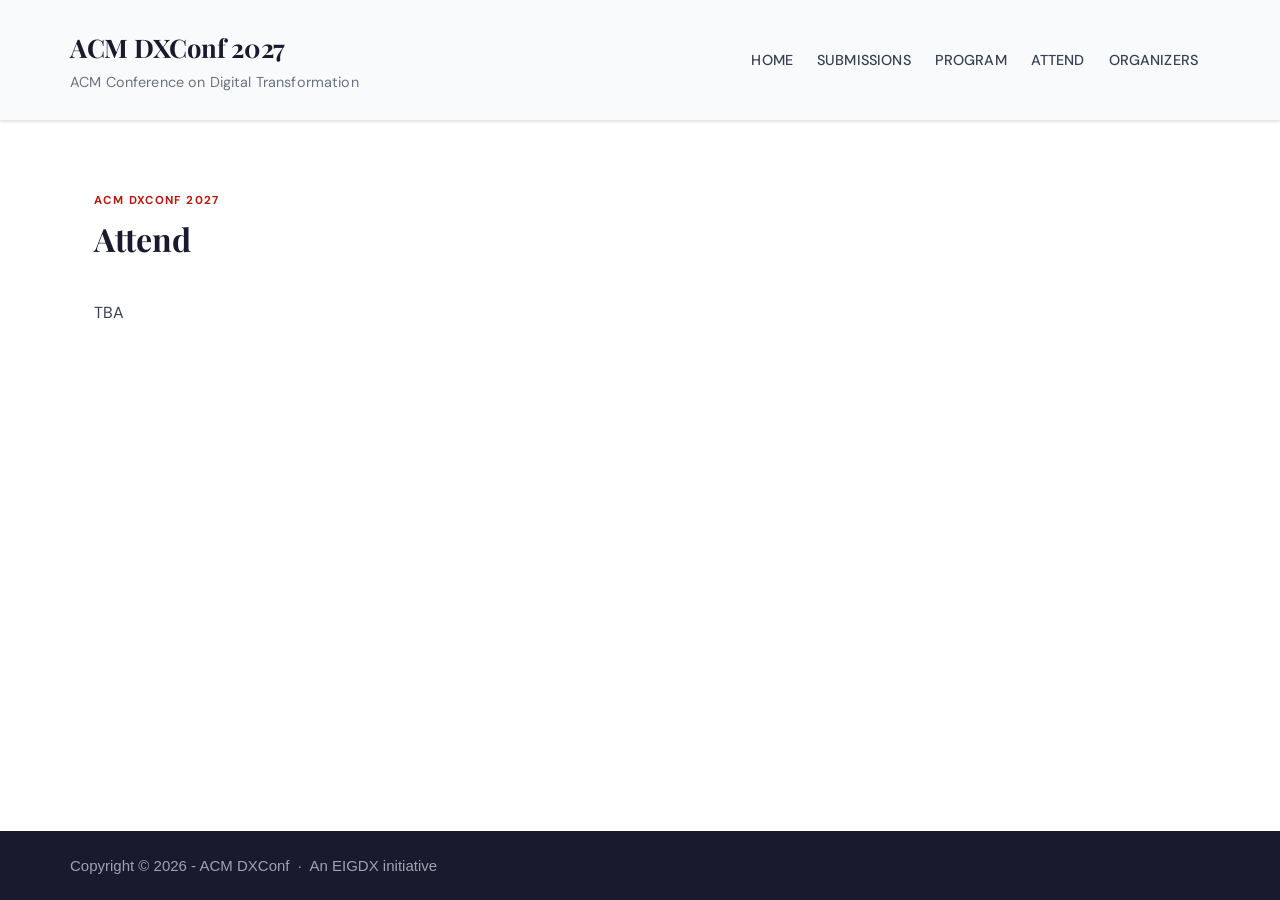
<file: attend/index.html>
<!DOCTYPE html>
<html lang="en-US">
<head><meta charset="UTF-8">
	
	
	<meta name="viewport" content="width=device-width, initial-scale=1, maximum-scale=5, viewport-fit=cover">
	<link rel="profile" href="https://gmpg.org/xfn/11">

	<title>Attend – ACM DXConf 2027</title>
<meta name="robots" content="max-image-preview:large">
<link rel="preconnect" href="https://fonts.googleapis.com/">
<link rel="preconnect" href="https://fonts.gstatic.com/" crossorigin>
<link rel="dns-prefetch" href="//fonts.googleapis.com">




<style id="wp-img-auto-sizes-contain-inline-css">
img:is([sizes=auto i],[sizes^="auto," i]){contain-intrinsic-size:3000px 1500px}
/*# sourceURL=wp-img-auto-sizes-contain-inline-css */
</style>
<style id="wp-block-library-inline-css">
:root{--wp-block-synced-color:#7a00df;--wp-block-synced-color--rgb:122,0,223;--wp-bound-block-color:var(--wp-block-synced-color);--wp-editor-canvas-background:#ddd;--wp-admin-theme-color:#007cba;--wp-admin-theme-color--rgb:0,124,186;--wp-admin-theme-color-darker-10:#006ba1;--wp-admin-theme-color-darker-10--rgb:0,107,160.5;--wp-admin-theme-color-darker-20:#005a87;--wp-admin-theme-color-darker-20--rgb:0,90,135;--wp-admin-border-width-focus:2px}@media (min-resolution:192dpi){:root{--wp-admin-border-width-focus:1.5px}}.wp-element-button{cursor:pointer}:root .has-very-light-gray-background-color{background-color:#eee}:root .has-very-dark-gray-background-color{background-color:#313131}:root .has-very-light-gray-color{color:#eee}:root .has-very-dark-gray-color{color:#313131}:root .has-vivid-green-cyan-to-vivid-cyan-blue-gradient-background{background:linear-gradient(135deg,#00d084,#0693e3)}:root .has-purple-crush-gradient-background{background:linear-gradient(135deg,#34e2e4,#4721fb 50%,#ab1dfe)}:root .has-hazy-dawn-gradient-background{background:linear-gradient(135deg,#faaca8,#dad0ec)}:root .has-subdued-olive-gradient-background{background:linear-gradient(135deg,#fafae1,#67a671)}:root .has-atomic-cream-gradient-background{background:linear-gradient(135deg,#fdd79a,#004a59)}:root .has-nightshade-gradient-background{background:linear-gradient(135deg,#330968,#31cdcf)}:root .has-midnight-gradient-background{background:linear-gradient(135deg,#020381,#2874fc)}:root{--wp--preset--font-size--normal:16px;--wp--preset--font-size--huge:42px}.has-regular-font-size{font-size:1em}.has-larger-font-size{font-size:2.625em}.has-normal-font-size{font-size:var(--wp--preset--font-size--normal)}.has-huge-font-size{font-size:var(--wp--preset--font-size--huge)}:root .has-text-align-center{text-align:center}:root .has-text-align-left{text-align:left}:root .has-text-align-right{text-align:right}.has-fit-text{white-space:nowrap!important}#end-resizable-editor-section{display:none}.aligncenter{clear:both}.items-justified-left{justify-content:flex-start}.items-justified-center{justify-content:center}.items-justified-right{justify-content:flex-end}.items-justified-space-between{justify-content:space-between}.screen-reader-text{word-wrap:normal!important;border:0;clip-path:inset(50%);height:1px;margin:-1px;overflow:hidden;padding:0;position:absolute;width:1px;word-break:normal!important}.screen-reader-text:focus{background-color:#ddd;clip-path:none;color:#444;display:block;font-size:1em;height:auto;left:5px;line-height:normal;padding:15px 23px 14px;text-decoration:none;top:5px;width:auto;z-index:100000}html :where(.has-border-color){border-style:solid}html :where([style^=border-color],[style*=";border-color"],[style*="; border-color"]){border-style:solid}html :where([style^=border-top-color],[style*=";border-top-color"],[style*="; border-top-color"]){border-top-style:solid}html :where([style^=border-right-color],[style*=";border-right-color"],[style*="; border-right-color"]){border-right-style:solid}html :where([style^=border-bottom-color],[style*=";border-bottom-color"],[style*="; border-bottom-color"]){border-bottom-style:solid}html :where([style^=border-left-color],[style*=";border-left-color"],[style*="; border-left-color"]){border-left-style:solid}html :where([style^=border-width],[style*=";border-width"],[style*="; border-width"]){border-style:solid}html :where([style^=border-top-width],[style*=";border-top-width"],[style*="; border-top-width"]){border-top-style:solid}html :where([style^=border-right-width],[style*=";border-right-width"],[style*="; border-right-width"]){border-right-style:solid}html :where([style^=border-bottom-width],[style*=";border-bottom-width"],[style*="; border-bottom-width"]){border-bottom-style:solid}html :where([style^=border-left-width],[style*=";border-left-width"],[style*="; border-left-width"]){border-left-style:solid}html :where(img[class*=wp-image-]){height:auto;max-width:100%}:where(figure){margin:0 0 1em}html :where(.is-position-sticky){--wp-admin--admin-bar--position-offset:var(--wp-admin--admin-bar--height,0px)}@media screen and (max-width:600px){html :where(.is-position-sticky){--wp-admin--admin-bar--position-offset:0px}}

/*# sourceURL=/wp-includes/css/dist/block-library/common.min.css */
</style>

<style id="global-styles-inline-css">
:root{--wp--preset--aspect-ratio--square: 1;--wp--preset--aspect-ratio--4-3: 4/3;--wp--preset--aspect-ratio--3-4: 3/4;--wp--preset--aspect-ratio--3-2: 3/2;--wp--preset--aspect-ratio--2-3: 2/3;--wp--preset--aspect-ratio--16-9: 16/9;--wp--preset--aspect-ratio--9-16: 9/16;--wp--preset--color--black: #000000;--wp--preset--color--cyan-bluish-gray: #abb8c3;--wp--preset--color--white: #ffffff;--wp--preset--color--pale-pink: #f78da7;--wp--preset--color--vivid-red: #cf2e2e;--wp--preset--color--luminous-vivid-orange: #ff6900;--wp--preset--color--luminous-vivid-amber: #fcb900;--wp--preset--color--light-green-cyan: #7bdcb5;--wp--preset--color--vivid-green-cyan: #00d084;--wp--preset--color--pale-cyan-blue: #8ed1fc;--wp--preset--color--vivid-cyan-blue: #0693e3;--wp--preset--color--vivid-purple: #9b51e0;--wp--preset--color--palette-color-1: var(--theme-palette-color-1, #FB7258);--wp--preset--color--palette-color-2: var(--theme-palette-color-2, #F74D67);--wp--preset--color--palette-color-3: var(--theme-palette-color-3, #6e6d76);--wp--preset--color--palette-color-4: var(--theme-palette-color-4, #0e0c1b);--wp--preset--color--palette-color-5: var(--theme-palette-color-5, #DFDFE2);--wp--preset--color--palette-color-6: var(--theme-palette-color-6, #F4F4F5);--wp--preset--color--palette-color-7: var(--theme-palette-color-7, #FBFBFB);--wp--preset--color--palette-color-8: var(--theme-palette-color-8, #ffffff);--wp--preset--gradient--vivid-cyan-blue-to-vivid-purple: linear-gradient(135deg,rgb(6,147,227) 0%,rgb(155,81,224) 100%);--wp--preset--gradient--light-green-cyan-to-vivid-green-cyan: linear-gradient(135deg,rgb(122,220,180) 0%,rgb(0,208,130) 100%);--wp--preset--gradient--luminous-vivid-amber-to-luminous-vivid-orange: linear-gradient(135deg,rgb(252,185,0) 0%,rgb(255,105,0) 100%);--wp--preset--gradient--luminous-vivid-orange-to-vivid-red: linear-gradient(135deg,rgb(255,105,0) 0%,rgb(207,46,46) 100%);--wp--preset--gradient--very-light-gray-to-cyan-bluish-gray: linear-gradient(135deg,rgb(238,238,238) 0%,rgb(169,184,195) 100%);--wp--preset--gradient--cool-to-warm-spectrum: linear-gradient(135deg,rgb(74,234,220) 0%,rgb(151,120,209) 20%,rgb(207,42,186) 40%,rgb(238,44,130) 60%,rgb(251,105,98) 80%,rgb(254,248,76) 100%);--wp--preset--gradient--blush-light-purple: linear-gradient(135deg,rgb(255,206,236) 0%,rgb(152,150,240) 100%);--wp--preset--gradient--blush-bordeaux: linear-gradient(135deg,rgb(254,205,165) 0%,rgb(254,45,45) 50%,rgb(107,0,62) 100%);--wp--preset--gradient--luminous-dusk: linear-gradient(135deg,rgb(255,203,112) 0%,rgb(199,81,192) 50%,rgb(65,88,208) 100%);--wp--preset--gradient--pale-ocean: linear-gradient(135deg,rgb(255,245,203) 0%,rgb(182,227,212) 50%,rgb(51,167,181) 100%);--wp--preset--gradient--electric-grass: linear-gradient(135deg,rgb(202,248,128) 0%,rgb(113,206,126) 100%);--wp--preset--gradient--midnight: linear-gradient(135deg,rgb(2,3,129) 0%,rgb(40,116,252) 100%);--wp--preset--gradient--juicy-peach: linear-gradient(to right, #ffecd2 0%, #fcb69f 100%);--wp--preset--gradient--young-passion: linear-gradient(to right, #ff8177 0%, #ff867a 0%, #ff8c7f 21%, #f99185 52%, #cf556c 78%, #b12a5b 100%);--wp--preset--gradient--true-sunset: linear-gradient(to right, #fa709a 0%, #fee140 100%);--wp--preset--gradient--morpheus-den: linear-gradient(to top, #30cfd0 0%, #330867 100%);--wp--preset--gradient--plum-plate: linear-gradient(135deg, #667eea 0%, #764ba2 100%);--wp--preset--gradient--aqua-splash: linear-gradient(15deg, #13547a 0%, #80d0c7 100%);--wp--preset--gradient--love-kiss: linear-gradient(to top, #ff0844 0%, #ffb199 100%);--wp--preset--gradient--new-retrowave: linear-gradient(to top, #3b41c5 0%, #a981bb 49%, #ffc8a9 100%);--wp--preset--gradient--plum-bath: linear-gradient(to top, #cc208e 0%, #6713d2 100%);--wp--preset--gradient--high-flight: linear-gradient(to right, #0acffe 0%, #495aff 100%);--wp--preset--gradient--teen-party: linear-gradient(135deg, #FF057C 0%, #8D0B93 50%, #321575 100%);--wp--preset--gradient--fabled-sunset: linear-gradient(135deg, #231557 0%, #44107A 29%, #FF1361 67%, #FFF800 100%);--wp--preset--gradient--arielle-smile: radial-gradient(circle 248px at center, #16d9e3 0%, #30c7ec 47%, #46aef7 100%);--wp--preset--gradient--itmeo-branding: linear-gradient(180deg, #2af598 0%, #009efd 100%);--wp--preset--gradient--deep-blue: linear-gradient(to right, #6a11cb 0%, #2575fc 100%);--wp--preset--gradient--strong-bliss: linear-gradient(to right, #f78ca0 0%, #f9748f 19%, #fd868c 60%, #fe9a8b 100%);--wp--preset--gradient--sweet-period: linear-gradient(to top, #3f51b1 0%, #5a55ae 13%, #7b5fac 25%, #8f6aae 38%, #a86aa4 50%, #cc6b8e 62%, #f18271 75%, #f3a469 87%, #f7c978 100%);--wp--preset--gradient--purple-division: linear-gradient(to top, #7028e4 0%, #e5b2ca 100%);--wp--preset--gradient--cold-evening: linear-gradient(to top, #0c3483 0%, #a2b6df 100%, #6b8cce 100%, #a2b6df 100%);--wp--preset--gradient--mountain-rock: linear-gradient(to right, #868f96 0%, #596164 100%);--wp--preset--gradient--desert-hump: linear-gradient(to top, #c79081 0%, #dfa579 100%);--wp--preset--gradient--ethernal-constance: linear-gradient(to top, #09203f 0%, #537895 100%);--wp--preset--gradient--happy-memories: linear-gradient(300deg, #ff5858 0%, #f09819 100%);--wp--preset--gradient--grown-early: linear-gradient(to top, #0ba360 0%, #3cba92 100%);--wp--preset--gradient--morning-salad: linear-gradient(135deg, #B7F8DB 0%, #50A7C2 100%);--wp--preset--gradient--night-call: linear-gradient(135deg, #AC32E4 0%, #7918F2 48%, #4801FF 100%);--wp--preset--gradient--mind-crawl: linear-gradient(135deg, #473B7B 0%, #3584A7 51%, #30D2BE 100%);--wp--preset--gradient--angel-care: linear-gradient(135deg, #FFE29F 0%, #FFA99F 48%, #FF719A 100%);--wp--preset--gradient--juicy-cake: linear-gradient(to top, #e14fad 0%, #f9d423 100%);--wp--preset--gradient--rich-metal: linear-gradient(to right, #d7d2cc 0%, #304352 100%);--wp--preset--gradient--mole-hall: linear-gradient(340deg, #616161 0%, #9bc5c3 100%);--wp--preset--gradient--cloudy-knoxville: linear-gradient(120deg, #fdfbfb 0%, #ebedee 100%);--wp--preset--gradient--soft-grass: linear-gradient(to top, #c1dfc4 0%, #deecdd 100%);--wp--preset--gradient--saint-petersburg: linear-gradient(135deg, #f5f7fa 0%, #c3cfe2 100%);--wp--preset--gradient--everlasting-sky: linear-gradient(135deg, #fdfcfb 0%, #e2d1c3 100%);--wp--preset--gradient--kind-steel: linear-gradient(340deg, #e9defa 0%, #fbfcdb 100%);--wp--preset--gradient--over-sun: linear-gradient(60deg, #abecd6 0%, #fbed96 100%);--wp--preset--gradient--premium-white: linear-gradient(to top, #d5d4d0 0%, #d5d4d0 1%, #eeeeec 31%, #efeeec 75%, #e9e9e7 100%);--wp--preset--gradient--clean-mirror: linear-gradient(45deg, #93a5cf 0%, #e4efe9 100%);--wp--preset--gradient--wild-apple: linear-gradient(to top, #d299c2 0%, #fef9d7 100%);--wp--preset--gradient--snow-again: linear-gradient(to top, #e6e9f0 0%, #eef1f5 100%);--wp--preset--gradient--confident-cloud: linear-gradient(to top, #dad4ec 0%, #dad4ec 1%, #f3e7e9 100%);--wp--preset--gradient--glass-water: linear-gradient(to top, #dfe9f3 0%, white 100%);--wp--preset--gradient--perfect-white: linear-gradient(135deg, #E3FDF5 0%, #FFE6FA 100%);--wp--preset--font-size--small: 13px;--wp--preset--font-size--medium: 20px;--wp--preset--font-size--large: clamp(22px, 1.375rem + ((1vw - 3.2px) * 0.625), 30px);--wp--preset--font-size--x-large: clamp(30px, 1.875rem + ((1vw - 3.2px) * 1.563), 50px);--wp--preset--font-size--xx-large: clamp(45px, 2.813rem + ((1vw - 3.2px) * 2.734), 80px);--wp--preset--spacing--20: 0.44rem;--wp--preset--spacing--30: 0.67rem;--wp--preset--spacing--40: 1rem;--wp--preset--spacing--50: 1.5rem;--wp--preset--spacing--60: 2.25rem;--wp--preset--spacing--70: 3.38rem;--wp--preset--spacing--80: 5.06rem;--wp--preset--shadow--natural: 6px 6px 9px rgba(0, 0, 0, 0.2);--wp--preset--shadow--deep: 12px 12px 50px rgba(0, 0, 0, 0.4);--wp--preset--shadow--sharp: 6px 6px 0px rgba(0, 0, 0, 0.2);--wp--preset--shadow--outlined: 6px 6px 0px -3px rgb(255, 255, 255), 6px 6px rgb(0, 0, 0);--wp--preset--shadow--crisp: 6px 6px 0px rgb(0, 0, 0);}.wp-block-button{--wp--preset--dimension--25: 25%;--wp--preset--dimension--50: 50%;--wp--preset--dimension--75: 75%;--wp--preset--dimension--100: 100%;}:root { --wp--style--global--content-size: var(--theme-block-max-width);--wp--style--global--wide-size: var(--theme-block-wide-max-width); }:where(body) { margin: 0; }.wp-site-blocks > .alignleft { float: left; margin-right: 2em; }.wp-site-blocks > .alignright { float: right; margin-left: 2em; }.wp-site-blocks > .aligncenter { justify-content: center; margin-left: auto; margin-right: auto; }:where(.wp-site-blocks) > * { margin-block-start: var(--theme-content-spacing); margin-block-end: 0; }:where(.wp-site-blocks) > :first-child { margin-block-start: 0; }:where(.wp-site-blocks) > :last-child { margin-block-end: 0; }:root { --wp--style--block-gap: var(--theme-content-spacing); }:root :where(.is-layout-flow) > :first-child{margin-block-start: 0;}:root :where(.is-layout-flow) > :last-child{margin-block-end: 0;}:root :where(.is-layout-flow) > *{margin-block-start: var(--theme-content-spacing);margin-block-end: 0;}:root :where(.is-layout-constrained) > :first-child{margin-block-start: 0;}:root :where(.is-layout-constrained) > :last-child{margin-block-end: 0;}:root :where(.is-layout-constrained) > *{margin-block-start: var(--theme-content-spacing);margin-block-end: 0;}:root :where(.is-layout-flex){gap: var(--theme-content-spacing);}:root :where(.is-layout-grid){gap: var(--theme-content-spacing);}.is-layout-flow > .alignleft{float: left;margin-inline-start: 0;margin-inline-end: 2em;}.is-layout-flow > .alignright{float: right;margin-inline-start: 2em;margin-inline-end: 0;}.is-layout-flow > .aligncenter{margin-left: auto !important;margin-right: auto !important;}.is-layout-constrained > .alignleft{float: left;margin-inline-start: 0;margin-inline-end: 2em;}.is-layout-constrained > .alignright{float: right;margin-inline-start: 2em;margin-inline-end: 0;}.is-layout-constrained > .aligncenter{margin-left: auto !important;margin-right: auto !important;}.is-layout-constrained > :where(:not(.alignleft):not(.alignright):not(.alignfull)){max-width: var(--wp--style--global--content-size);margin-left: auto !important;margin-right: auto !important;}.is-layout-constrained > .alignwide{max-width: var(--wp--style--global--wide-size);}body .is-layout-flex{display: flex;}.is-layout-flex{flex-wrap: wrap;align-items: center;}.is-layout-flex > :is(*, div){margin: 0;}body .is-layout-grid{display: grid;}.is-layout-grid > :is(*, div){margin: 0;}body{padding-top: 0px;padding-right: 0px;padding-bottom: 0px;padding-left: 0px;}:root :where(.wp-element-button, .wp-block-button__link){font-style: inherit;font-weight: inherit;letter-spacing: inherit;text-transform: inherit;}.has-black-color{color: var(--wp--preset--color--black) !important;}.has-cyan-bluish-gray-color{color: var(--wp--preset--color--cyan-bluish-gray) !important;}.has-white-color{color: var(--wp--preset--color--white) !important;}.has-pale-pink-color{color: var(--wp--preset--color--pale-pink) !important;}.has-vivid-red-color{color: var(--wp--preset--color--vivid-red) !important;}.has-luminous-vivid-orange-color{color: var(--wp--preset--color--luminous-vivid-orange) !important;}.has-luminous-vivid-amber-color{color: var(--wp--preset--color--luminous-vivid-amber) !important;}.has-light-green-cyan-color{color: var(--wp--preset--color--light-green-cyan) !important;}.has-vivid-green-cyan-color{color: var(--wp--preset--color--vivid-green-cyan) !important;}.has-pale-cyan-blue-color{color: var(--wp--preset--color--pale-cyan-blue) !important;}.has-vivid-cyan-blue-color{color: var(--wp--preset--color--vivid-cyan-blue) !important;}.has-vivid-purple-color{color: var(--wp--preset--color--vivid-purple) !important;}.has-palette-color-1-color{color: var(--wp--preset--color--palette-color-1) !important;}.has-palette-color-2-color{color: var(--wp--preset--color--palette-color-2) !important;}.has-palette-color-3-color{color: var(--wp--preset--color--palette-color-3) !important;}.has-palette-color-4-color{color: var(--wp--preset--color--palette-color-4) !important;}.has-palette-color-5-color{color: var(--wp--preset--color--palette-color-5) !important;}.has-palette-color-6-color{color: var(--wp--preset--color--palette-color-6) !important;}.has-palette-color-7-color{color: var(--wp--preset--color--palette-color-7) !important;}.has-palette-color-8-color{color: var(--wp--preset--color--palette-color-8) !important;}.has-black-background-color{background-color: var(--wp--preset--color--black) !important;}.has-cyan-bluish-gray-background-color{background-color: var(--wp--preset--color--cyan-bluish-gray) !important;}.has-white-background-color{background-color: var(--wp--preset--color--white) !important;}.has-pale-pink-background-color{background-color: var(--wp--preset--color--pale-pink) !important;}.has-vivid-red-background-color{background-color: var(--wp--preset--color--vivid-red) !important;}.has-luminous-vivid-orange-background-color{background-color: var(--wp--preset--color--luminous-vivid-orange) !important;}.has-luminous-vivid-amber-background-color{background-color: var(--wp--preset--color--luminous-vivid-amber) !important;}.has-light-green-cyan-background-color{background-color: var(--wp--preset--color--light-green-cyan) !important;}.has-vivid-green-cyan-background-color{background-color: var(--wp--preset--color--vivid-green-cyan) !important;}.has-pale-cyan-blue-background-color{background-color: var(--wp--preset--color--pale-cyan-blue) !important;}.has-vivid-cyan-blue-background-color{background-color: var(--wp--preset--color--vivid-cyan-blue) !important;}.has-vivid-purple-background-color{background-color: var(--wp--preset--color--vivid-purple) !important;}.has-palette-color-1-background-color{background-color: var(--wp--preset--color--palette-color-1) !important;}.has-palette-color-2-background-color{background-color: var(--wp--preset--color--palette-color-2) !important;}.has-palette-color-3-background-color{background-color: var(--wp--preset--color--palette-color-3) !important;}.has-palette-color-4-background-color{background-color: var(--wp--preset--color--palette-color-4) !important;}.has-palette-color-5-background-color{background-color: var(--wp--preset--color--palette-color-5) !important;}.has-palette-color-6-background-color{background-color: var(--wp--preset--color--palette-color-6) !important;}.has-palette-color-7-background-color{background-color: var(--wp--preset--color--palette-color-7) !important;}.has-palette-color-8-background-color{background-color: var(--wp--preset--color--palette-color-8) !important;}.has-black-border-color{border-color: var(--wp--preset--color--black) !important;}.has-cyan-bluish-gray-border-color{border-color: var(--wp--preset--color--cyan-bluish-gray) !important;}.has-white-border-color{border-color: var(--wp--preset--color--white) !important;}.has-pale-pink-border-color{border-color: var(--wp--preset--color--pale-pink) !important;}.has-vivid-red-border-color{border-color: var(--wp--preset--color--vivid-red) !important;}.has-luminous-vivid-orange-border-color{border-color: var(--wp--preset--color--luminous-vivid-orange) !important;}.has-luminous-vivid-amber-border-color{border-color: var(--wp--preset--color--luminous-vivid-amber) !important;}.has-light-green-cyan-border-color{border-color: var(--wp--preset--color--light-green-cyan) !important;}.has-vivid-green-cyan-border-color{border-color: var(--wp--preset--color--vivid-green-cyan) !important;}.has-pale-cyan-blue-border-color{border-color: var(--wp--preset--color--pale-cyan-blue) !important;}.has-vivid-cyan-blue-border-color{border-color: var(--wp--preset--color--vivid-cyan-blue) !important;}.has-vivid-purple-border-color{border-color: var(--wp--preset--color--vivid-purple) !important;}.has-palette-color-1-border-color{border-color: var(--wp--preset--color--palette-color-1) !important;}.has-palette-color-2-border-color{border-color: var(--wp--preset--color--palette-color-2) !important;}.has-palette-color-3-border-color{border-color: var(--wp--preset--color--palette-color-3) !important;}.has-palette-color-4-border-color{border-color: var(--wp--preset--color--palette-color-4) !important;}.has-palette-color-5-border-color{border-color: var(--wp--preset--color--palette-color-5) !important;}.has-palette-color-6-border-color{border-color: var(--wp--preset--color--palette-color-6) !important;}.has-palette-color-7-border-color{border-color: var(--wp--preset--color--palette-color-7) !important;}.has-palette-color-8-border-color{border-color: var(--wp--preset--color--palette-color-8) !important;}.has-vivid-cyan-blue-to-vivid-purple-gradient-background{background: var(--wp--preset--gradient--vivid-cyan-blue-to-vivid-purple) !important;}.has-light-green-cyan-to-vivid-green-cyan-gradient-background{background: var(--wp--preset--gradient--light-green-cyan-to-vivid-green-cyan) !important;}.has-luminous-vivid-amber-to-luminous-vivid-orange-gradient-background{background: var(--wp--preset--gradient--luminous-vivid-amber-to-luminous-vivid-orange) !important;}.has-luminous-vivid-orange-to-vivid-red-gradient-background{background: var(--wp--preset--gradient--luminous-vivid-orange-to-vivid-red) !important;}.has-very-light-gray-to-cyan-bluish-gray-gradient-background{background: var(--wp--preset--gradient--very-light-gray-to-cyan-bluish-gray) !important;}.has-cool-to-warm-spectrum-gradient-background{background: var(--wp--preset--gradient--cool-to-warm-spectrum) !important;}.has-blush-light-purple-gradient-background{background: var(--wp--preset--gradient--blush-light-purple) !important;}.has-blush-bordeaux-gradient-background{background: var(--wp--preset--gradient--blush-bordeaux) !important;}.has-luminous-dusk-gradient-background{background: var(--wp--preset--gradient--luminous-dusk) !important;}.has-pale-ocean-gradient-background{background: var(--wp--preset--gradient--pale-ocean) !important;}.has-electric-grass-gradient-background{background: var(--wp--preset--gradient--electric-grass) !important;}.has-midnight-gradient-background{background: var(--wp--preset--gradient--midnight) !important;}.has-juicy-peach-gradient-background{background: var(--wp--preset--gradient--juicy-peach) !important;}.has-young-passion-gradient-background{background: var(--wp--preset--gradient--young-passion) !important;}.has-true-sunset-gradient-background{background: var(--wp--preset--gradient--true-sunset) !important;}.has-morpheus-den-gradient-background{background: var(--wp--preset--gradient--morpheus-den) !important;}.has-plum-plate-gradient-background{background: var(--wp--preset--gradient--plum-plate) !important;}.has-aqua-splash-gradient-background{background: var(--wp--preset--gradient--aqua-splash) !important;}.has-love-kiss-gradient-background{background: var(--wp--preset--gradient--love-kiss) !important;}.has-new-retrowave-gradient-background{background: var(--wp--preset--gradient--new-retrowave) !important;}.has-plum-bath-gradient-background{background: var(--wp--preset--gradient--plum-bath) !important;}.has-high-flight-gradient-background{background: var(--wp--preset--gradient--high-flight) !important;}.has-teen-party-gradient-background{background: var(--wp--preset--gradient--teen-party) !important;}.has-fabled-sunset-gradient-background{background: var(--wp--preset--gradient--fabled-sunset) !important;}.has-arielle-smile-gradient-background{background: var(--wp--preset--gradient--arielle-smile) !important;}.has-itmeo-branding-gradient-background{background: var(--wp--preset--gradient--itmeo-branding) !important;}.has-deep-blue-gradient-background{background: var(--wp--preset--gradient--deep-blue) !important;}.has-strong-bliss-gradient-background{background: var(--wp--preset--gradient--strong-bliss) !important;}.has-sweet-period-gradient-background{background: var(--wp--preset--gradient--sweet-period) !important;}.has-purple-division-gradient-background{background: var(--wp--preset--gradient--purple-division) !important;}.has-cold-evening-gradient-background{background: var(--wp--preset--gradient--cold-evening) !important;}.has-mountain-rock-gradient-background{background: var(--wp--preset--gradient--mountain-rock) !important;}.has-desert-hump-gradient-background{background: var(--wp--preset--gradient--desert-hump) !important;}.has-ethernal-constance-gradient-background{background: var(--wp--preset--gradient--ethernal-constance) !important;}.has-happy-memories-gradient-background{background: var(--wp--preset--gradient--happy-memories) !important;}.has-grown-early-gradient-background{background: var(--wp--preset--gradient--grown-early) !important;}.has-morning-salad-gradient-background{background: var(--wp--preset--gradient--morning-salad) !important;}.has-night-call-gradient-background{background: var(--wp--preset--gradient--night-call) !important;}.has-mind-crawl-gradient-background{background: var(--wp--preset--gradient--mind-crawl) !important;}.has-angel-care-gradient-background{background: var(--wp--preset--gradient--angel-care) !important;}.has-juicy-cake-gradient-background{background: var(--wp--preset--gradient--juicy-cake) !important;}.has-rich-metal-gradient-background{background: var(--wp--preset--gradient--rich-metal) !important;}.has-mole-hall-gradient-background{background: var(--wp--preset--gradient--mole-hall) !important;}.has-cloudy-knoxville-gradient-background{background: var(--wp--preset--gradient--cloudy-knoxville) !important;}.has-soft-grass-gradient-background{background: var(--wp--preset--gradient--soft-grass) !important;}.has-saint-petersburg-gradient-background{background: var(--wp--preset--gradient--saint-petersburg) !important;}.has-everlasting-sky-gradient-background{background: var(--wp--preset--gradient--everlasting-sky) !important;}.has-kind-steel-gradient-background{background: var(--wp--preset--gradient--kind-steel) !important;}.has-over-sun-gradient-background{background: var(--wp--preset--gradient--over-sun) !important;}.has-premium-white-gradient-background{background: var(--wp--preset--gradient--premium-white) !important;}.has-clean-mirror-gradient-background{background: var(--wp--preset--gradient--clean-mirror) !important;}.has-wild-apple-gradient-background{background: var(--wp--preset--gradient--wild-apple) !important;}.has-snow-again-gradient-background{background: var(--wp--preset--gradient--snow-again) !important;}.has-confident-cloud-gradient-background{background: var(--wp--preset--gradient--confident-cloud) !important;}.has-glass-water-gradient-background{background: var(--wp--preset--gradient--glass-water) !important;}.has-perfect-white-gradient-background{background: var(--wp--preset--gradient--perfect-white) !important;}.has-small-font-size{font-size: var(--wp--preset--font-size--small) !important;}.has-medium-font-size{font-size: var(--wp--preset--font-size--medium) !important;}.has-large-font-size{font-size: var(--wp--preset--font-size--large) !important;}.has-x-large-font-size{font-size: var(--wp--preset--font-size--x-large) !important;}.has-xx-large-font-size{font-size: var(--wp--preset--font-size--xx-large) !important;}
/*# sourceURL=global-styles-inline-css */
</style>

<link rel="stylesheet" id="ct-main-styles-css" href="/wp-content/themes/blocksy/static/bundle/main.min.css?ver=2.1.61" media="all">
<link rel="stylesheet" id="eigdx-google-fonts-css" href="https://fonts.googleapis.com/css2?family=Playfair+Display:ital,wght@0,400;0,600;0,700;0,800;1,400&amp;family=DM+Sans:opsz,wght@9..40,300;9..40,400;9..40,500;9..40,600&amp;display=swap" media="all">
<link rel="stylesheet" id="blocksy-parent-style-css" href="/wp-content/themes/blocksy/style.css?ver=7.1.4" media="all">
<link rel="stylesheet" id="eigdx-style-css" href="/wp-content/themes/dxconf/style.css?ver=1794406585" media="all">
<link rel="EditURI" type="application/rsd+xml" title="RSD" href="/xmlrpc.php?rsd">
<meta name="generator" content="WordPress 7.1.4">
<link rel="canonical" href="/attend/">
<link rel="shortlink" href="/?p=8">
<noscript><link rel="stylesheet" href="/wp-content/themes/blocksy/static/bundle/no-scripts.min.css" type="text/css"></noscript>
<style id="ct-main-styles-inline-css">[data-header*="type-1"] .ct-header [data-id="logo"] .site-title {--theme-font-weight:700;--theme-font-style:normal;--theme-font-size:25px;--theme-line-height:1.5;--theme-link-initial-color:var(--theme-palette-color-4);} [data-header*="type-1"] .ct-header [data-id="logo"] .site-description {--theme-font-weight:500;--theme-font-style:normal;--theme-font-size:13px;} [data-header*="type-1"] .ct-header [data-id="menu"] > ul > li > a {--theme-font-weight:700;--theme-font-style:normal;--theme-text-transform:uppercase;--theme-font-size:12px;--theme-line-height:1.3;--theme-link-initial-color:var(--theme-text-color);} [data-header*="type-1"] .ct-header [data-id="menu"] .sub-menu .ct-menu-link {--theme-link-initial-color:var(--theme-palette-color-8);--theme-font-weight:500;--theme-font-style:normal;--theme-font-size:12px;} [data-header*="type-1"] .ct-header [data-id="menu"] .sub-menu {--dropdown-divider:1px dashed rgba(255, 255, 255, 0.1);--theme-box-shadow:0px 10px 20px rgba(41, 51, 61, 0.1);--theme-border-radius:0px 0px 2px 2px;} [data-header*="type-1"] .ct-header [data-row*="middle"] {--height:120px;background-color:var(--theme-palette-color-8);background-image:none;--theme-border-top:none;--theme-border-bottom:none;--theme-box-shadow:none;} [data-header*="type-1"] .ct-header [data-row*="middle"] > div {--theme-border-top:none;--theme-border-bottom:none;} [data-header*="type-1"] [data-id="mobile-menu"] {--theme-font-weight:700;--theme-font-style:normal;--theme-font-size:20px;--theme-link-initial-color:#ffffff;--mobile-menu-divider:none;} [data-header*="type-1"] #offcanvas {--theme-box-shadow:0px 0px 70px rgba(0, 0, 0, 0.35);--side-panel-width:500px;--panel-content-height:100%;} [data-header*="type-1"] #offcanvas .ct-panel-inner {background-color:rgba(18, 21, 25, 0.98);} [data-header*="type-1"] [data-id="trigger"] {--theme-icon-size:18px;--toggle-button-radius:3px;} [data-header*="type-1"] [data-id="trigger"]:not([data-design="simple"]) {--toggle-button-padding:10px;} [data-header*="type-1"] [data-id="trigger"] .ct-label {--theme-font-weight:600;--theme-font-style:normal;--theme-text-transform:uppercase;--theme-font-size:12px;} [data-header*="type-1"] {--header-height:120px;} [data-header*="type-1"] .ct-header {background-image:none;} [data-footer*="type-1"] .ct-footer [data-row*="bottom"] > div {--container-spacing:25px;--theme-border:none;--theme-border-top:none;--theme-border-bottom:none;--grid-template-columns:initial;} [data-footer*="type-1"] .ct-footer [data-row*="bottom"] .widget-title {--theme-font-size:16px;} [data-footer*="type-1"] .ct-footer [data-row*="bottom"] {--theme-border-top:none;--theme-border-bottom:none;background-color:transparent;} [data-footer*="type-1"] [data-id="copyright"] {--theme-font-weight:400;--theme-font-style:normal;--theme-font-size:15px;--theme-line-height:1.3;} [data-footer*="type-1"][data-footer*="reveal"] .site-main {--footer-box-shadow:0px 30px 50px rgba(0, 0, 0, 0.1);} [data-footer*="type-1"] .ct-footer {background-color:var(--theme-palette-color-6);} [data-footer*="type-1"] footer.ct-container {--footer-container-bottom-offset:50px;--footer-container-padding:0px 35px;}:root {--theme-font-family:var(--theme-font-stack-default);--theme-font-weight:400;--theme-font-style:normal;--theme-text-transform:none;--theme-text-decoration:none;--theme-font-size:16px;--theme-line-height:1.65;--theme-letter-spacing:0em;--theme-button-font-weight:500;--theme-button-font-style:normal;--theme-button-font-size:15px;--has-classic-forms:var(--true);--has-modern-forms:var(--false);--theme-form-field-border-initial-color:var(--theme-border-color);--theme-form-field-border-focus-color:var(--theme-palette-color-1);--theme-form-selection-field-initial-color:var(--theme-border-color);--theme-form-selection-field-active-color:var(--theme-palette-color-1);--theme-palette-color-1:#FB7258;--theme-palette-color-2:#F74D67;--theme-palette-color-3:#6e6d76;--theme-palette-color-4:#0e0c1b;--theme-palette-color-5:#DFDFE2;--theme-palette-color-6:#F4F4F5;--theme-palette-color-7:#FBFBFB;--theme-palette-color-8:#ffffff;--theme-text-color:var(--theme-palette-color-3);--theme-link-initial-color:var(--theme-palette-color-1);--theme-link-hover-color:var(--theme-palette-color-2);--theme-selection-text-color:#ffffff;--theme-selection-background-color:var(--theme-palette-color-1);--theme-border-color:var(--theme-palette-color-5);--theme-headings-color:var(--theme-palette-color-4);--theme-content-spacing:1.5em;--theme-button-min-height:40px;--theme-button-shadow:none;--theme-button-transform:none;--theme-button-text-initial-color:#ffffff;--theme-button-text-hover-color:#ffffff;--theme-button-background-initial-color:var(--theme-palette-color-1);--theme-button-background-hover-color:var(--theme-palette-color-2);--theme-button-border:none;--theme-button-padding:5px 20px;--theme-normal-container-max-width:1290px;--theme-content-vertical-spacing:60px;--theme-container-edge-spacing:90vw;--theme-narrow-container-max-width:750px;--theme-wide-offset:130px;}h1 {--theme-font-weight:700;--theme-font-style:normal;--theme-font-size:40px;--theme-line-height:1.5;}h2 {--theme-font-weight:700;--theme-font-style:normal;--theme-font-size:35px;--theme-line-height:1.5;}h3 {--theme-font-weight:700;--theme-font-style:normal;--theme-font-size:30px;--theme-line-height:1.5;}h4 {--theme-font-weight:700;--theme-font-style:normal;--theme-font-size:25px;--theme-line-height:1.5;}h5 {--theme-font-weight:700;--theme-font-style:normal;--theme-font-size:20px;--theme-line-height:1.5;}h6 {--theme-font-weight:700;--theme-font-style:normal;--theme-font-size:16px;--theme-line-height:1.5;}.wp-block-pullquote {--theme-font-family:Georgia;--theme-font-weight:600;--theme-font-style:normal;--theme-font-size:25px;}pre, code, samp, kbd {--theme-font-family:monospace;--theme-font-weight:400;--theme-font-style:normal;--theme-font-size:16px;}figcaption {--theme-font-size:14px;}.ct-sidebar .widget-title {--theme-font-size:20px;}.ct-breadcrumbs {--theme-font-weight:600;--theme-font-style:normal;--theme-text-transform:uppercase;--theme-font-size:12px;}body {background-color:var(--theme-palette-color-7);background-image:none;} [data-prefix="single_blog_post"] .entry-header .page-title {--theme-font-size:30px;} [data-prefix="single_blog_post"] .entry-header .entry-meta {--theme-font-weight:600;--theme-font-style:normal;--theme-text-transform:uppercase;--theme-font-size:12px;--theme-line-height:1.3;} [data-prefix="categories"] .entry-header .page-title {--theme-font-size:30px;} [data-prefix="categories"] .entry-header .entry-meta {--theme-font-weight:600;--theme-font-style:normal;--theme-text-transform:uppercase;--theme-font-size:12px;--theme-line-height:1.3;} [data-prefix="search"] .entry-header .page-title {--theme-font-size:30px;} [data-prefix="search"] .entry-header .entry-meta {--theme-font-weight:600;--theme-font-style:normal;--theme-text-transform:uppercase;--theme-font-size:12px;--theme-line-height:1.3;} [data-prefix="author"] .entry-header .page-title {--theme-font-size:30px;} [data-prefix="author"] .entry-header .entry-meta {--theme-font-weight:600;--theme-font-style:normal;--theme-text-transform:uppercase;--theme-font-size:12px;--theme-line-height:1.3;} [data-prefix="author"] .hero-section[data-type="type-2"] {background-color:var(--theme-palette-color-6);background-image:none;--container-padding:50px 0px;} [data-prefix="blog"] .entries {--grid-template-columns:repeat(3, minmax(0, 1fr));} [data-prefix="blog"] .entry-card .entry-title {--theme-font-size:20px;--theme-line-height:1.3;} [data-prefix="blog"] .entry-card .entry-meta {--theme-font-weight:600;--theme-font-style:normal;--theme-text-transform:uppercase;--theme-font-size:12px;} [data-prefix="blog"] .entry-card {background-color:var(--theme-palette-color-8);--theme-box-shadow:0px 12px 18px -6px rgba(34, 56, 101, 0.04);} [data-prefix="blog"] [data-archive="default"] .card-content .entry-meta[data-id="meta_1"] {--card-element-spacing:15px;} [data-prefix="blog"] [data-archive="default"] .card-content .ct-media-container {--card-element-spacing:30px;} [data-prefix="blog"] [data-archive="default"] .card-content .entry-meta[data-id="meta_2"] {--card-element-spacing:15px;} [data-prefix="categories"] .entries {--grid-template-columns:repeat(3, minmax(0, 1fr));} [data-prefix="categories"] .entry-card .entry-title {--theme-font-size:20px;--theme-line-height:1.3;} [data-prefix="categories"] .entry-card .entry-meta {--theme-font-weight:600;--theme-font-style:normal;--theme-text-transform:uppercase;--theme-font-size:12px;} [data-prefix="categories"] .entry-card {background-color:var(--theme-palette-color-8);--theme-box-shadow:0px 12px 18px -6px rgba(34, 56, 101, 0.04);} [data-prefix="categories"] [data-archive="default"] .card-content .entry-meta[data-id="meta_1"] {--card-element-spacing:15px;} [data-prefix="categories"] [data-archive="default"] .card-content .ct-media-container {--card-element-spacing:30px;} [data-prefix="categories"] [data-archive="default"] .card-content .entry-meta[data-id="meta_2"] {--card-element-spacing:15px;} [data-prefix="author"] .entries {--grid-template-columns:repeat(3, minmax(0, 1fr));} [data-prefix="author"] .entry-card .entry-title {--theme-font-size:20px;--theme-line-height:1.3;} [data-prefix="author"] .entry-card .entry-meta {--theme-font-weight:600;--theme-font-style:normal;--theme-text-transform:uppercase;--theme-font-size:12px;} [data-prefix="author"] .entry-card {background-color:var(--theme-palette-color-8);--theme-box-shadow:0px 12px 18px -6px rgba(34, 56, 101, 0.04);} [data-prefix="author"] [data-archive="default"] .card-content .entry-meta[data-id="meta_1"] {--card-element-spacing:15px;} [data-prefix="author"] [data-archive="default"] .card-content .ct-media-container {--card-element-spacing:30px;} [data-prefix="author"] [data-archive="default"] .card-content .entry-meta[data-id="meta_2"] {--card-element-spacing:15px;} [data-prefix="search"] .entries {--grid-template-columns:repeat(3, minmax(0, 1fr));} [data-prefix="search"] .entry-card .entry-title {--theme-font-size:20px;--theme-line-height:1.3;} [data-prefix="search"] .entry-card .entry-meta {--theme-font-weight:600;--theme-font-style:normal;--theme-text-transform:uppercase;--theme-font-size:12px;} [data-prefix="search"] .entry-card {background-color:var(--theme-palette-color-8);--theme-box-shadow:0px 12px 18px -6px rgba(34, 56, 101, 0.04);} [data-prefix="search"] [data-archive="default"] .card-content .entry-meta[data-id="meta_1"] {--card-element-spacing:15px;} [data-prefix="search"] [data-archive="default"] .card-content .ct-media-container {--card-element-spacing:30px;} [data-prefix="search"] [data-archive="default"] .card-content .entry-meta[data-id="meta_2"] {--card-element-spacing:15px;}form textarea {--theme-form-field-height:170px;}.ct-sidebar {--theme-link-initial-color:var(--theme-text-color);}aside[data-type="type-3"] {--theme-border:1px solid rgba(224, 229, 235, 0.8);} [data-prefix="single_blog_post"] [class*="ct-container"] > article[class*="post"] {--has-boxed:var(--false);--has-wide:var(--true);} [data-prefix="single_page"] [class*="ct-container"] > article[class*="post"] {--has-boxed:var(--false);--has-wide:var(--true);}@media (max-width: 999.98px) {[data-header*="type-1"] .ct-header [data-row*="middle"] {--height:70px;} [data-header*="type-1"] #offcanvas {--side-panel-width:65vw;} [data-header*="type-1"] {--header-height:70px;} [data-footer*="type-1"] .ct-footer [data-row*="bottom"] > div {--grid-template-columns:initial;} [data-footer*="type-1"] footer.ct-container {--footer-container-padding:0vw 4vw;} [data-prefix="blog"] .entries {--grid-template-columns:repeat(2, minmax(0, 1fr));} [data-prefix="categories"] .entries {--grid-template-columns:repeat(2, minmax(0, 1fr));} [data-prefix="author"] .entries {--grid-template-columns:repeat(2, minmax(0, 1fr));} [data-prefix="search"] .entries {--grid-template-columns:repeat(2, minmax(0, 1fr));}}@media (max-width: 689.98px) {[data-header*="type-1"] #offcanvas {--side-panel-width:90vw;} [data-footer*="type-1"] .ct-footer [data-row*="bottom"] > div {--container-spacing:15px;--grid-template-columns:initial;} [data-footer*="type-1"] footer.ct-container {--footer-container-padding:0vw 5vw;} [data-prefix="blog"] .entries {--grid-template-columns:repeat(1, minmax(0, 1fr));} [data-prefix="blog"] .entry-card .entry-title {--theme-font-size:18px;} [data-prefix="categories"] .entries {--grid-template-columns:repeat(1, minmax(0, 1fr));} [data-prefix="categories"] .entry-card .entry-title {--theme-font-size:18px;} [data-prefix="author"] .entries {--grid-template-columns:repeat(1, minmax(0, 1fr));} [data-prefix="author"] .entry-card .entry-title {--theme-font-size:18px;} [data-prefix="search"] .entries {--grid-template-columns:repeat(1, minmax(0, 1fr));} [data-prefix="search"] .entry-card .entry-title {--theme-font-size:18px;}:root {--theme-content-vertical-spacing:50px;--theme-container-edge-spacing:88vw;}}</style>
	</head>


<body class="wp-singular page-template-default page page-id-8 wp-embed-responsive wp-theme-blocksy wp-child-theme-dxconf" data-link="type-2" data-prefix="single_page" data-header="type-1" data-footer="type-1" itemscope="itemscope" itemtype="https://schema.org/WebPage">

<a class="skip-link screen-reader-text" href="#main">Skip to content</a><div class="ct-drawer-canvas" data-location="start"><div id="offcanvas" class="ct-panel ct-header" data-behaviour="right-side" role="dialog" aria-label="Offcanvas modal" inert=""><div class="ct-panel-inner">
				<div class="ct-panel-actions">
					
					
				<button class="ct-toggle-close" data-type="type-1" aria-label="Close drawer">
					<svg class="ct-icon" width="12" height="12" viewbox="0 0 15 15"><path d="M1 15a1 1 0 01-.71-.29 1 1 0 010-1.41l5.8-5.8-5.8-5.8A1 1 0 011.7.29l5.8 5.8 5.8-5.8a1 1 0 011.41 1.41l-5.8 5.8 5.8 5.8a1 1 0 01-1.41 1.41l-5.8-5.8-5.8 5.8A1 1 0 011 15z"></path></svg>
				</button>
			
				</div>
			<div class="ct-panel-content" data-device="desktop"><div class="ct-panel-content-inner"></div></div><div class="ct-panel-content" data-device="mobile"><div class="ct-panel-content-inner">
<nav class="mobile-menu menu-container" data-id="mobile-menu" data-interaction="click" data-toggle-type="type-1" data-submenu-dots="yes" aria-label="Conference Menu">

	<ul id="menu-conference-menu-1" class=""><li class="menu-item menu-item-type-post_type menu-item-object-page menu-item-home menu-item-61"><a href="/" class="ct-menu-link">Home</a></li>
<li class="menu-item menu-item-type-post_type menu-item-object-page menu-item-62"><a href="/call-for-papers/" class="ct-menu-link">Submissions</a></li>
<li class="menu-item menu-item-type-post_type menu-item-object-page menu-item-63"><a href="/program/" class="ct-menu-link">Program</a></li>
<li class="menu-item menu-item-type-post_type menu-item-object-page current-menu-item page_item page-item-8 current_page_item menu-item-64"><a href="/attend/" aria-current="page" class="ct-menu-link">Attend</a></li>
<li class="menu-item menu-item-type-post_type menu-item-object-page menu-item-65"><a href="/organizers/" class="ct-menu-link">Organizers</a></li>
</ul></nav>

</div></div></div></div></div>
<div id="main-container">
	<header id="header" class="ct-header" data-id="type-1" itemscope="" itemtype="https://schema.org/WPHeader"><div data-device="desktop"><div data-row="middle" data-column-set="2"><div class="ct-container"><div data-column="start" data-placements="1"><div data-items="primary">
<div class="site-branding" data-id="logo" itemscope="itemscope" itemtype="https://schema.org/Organization">

	
			<div class="site-title-container">
			<span class="site-title " itemprop="name"><a href="/" rel="home" itemprop="url">ACM DXConf 2027</a></span>			<p class="site-description " itemprop="description">ACM Conference on Digital Transformation</p>		</div>
	  </div>

</div></div><div data-column="end" data-placements="1"><div data-items="primary">
<nav id="header-menu-1" class="header-menu-1 menu-container" data-id="menu" data-interaction="hover" data-menu="type-1" data-dropdown="type-1:simple" data-responsive="no" itemscope="" itemtype="https://schema.org/SiteNavigationElement" aria-label="Conference Menu">

	<ul id="menu-conference-menu" class="menu"><li id="menu-item-61" class="menu-item menu-item-type-post_type menu-item-object-page menu-item-home menu-item-61"><a href="/" class="ct-menu-link">Home</a></li>
<li id="menu-item-62" class="menu-item menu-item-type-post_type menu-item-object-page menu-item-62"><a href="/call-for-papers/" class="ct-menu-link">Submissions</a></li>
<li id="menu-item-63" class="menu-item menu-item-type-post_type menu-item-object-page menu-item-63"><a href="/program/" class="ct-menu-link">Program</a></li>
<li id="menu-item-64" class="menu-item menu-item-type-post_type menu-item-object-page current-menu-item page_item page-item-8 current_page_item menu-item-64"><a href="/attend/" aria-current="page" class="ct-menu-link">Attend</a></li>
<li id="menu-item-65" class="menu-item menu-item-type-post_type menu-item-object-page menu-item-65"><a href="/organizers/" class="ct-menu-link">Organizers</a></li>
</ul></nav>

</div></div></div></div></div><div data-device="mobile"><div data-row="middle" data-column-set="2"><div class="ct-container"><div data-column="start" data-placements="1"><div data-items="primary">
<div class="site-branding" data-id="logo">

	
			<div class="site-title-container">
			<span class="site-title "><a href="/" rel="home">ACM DXConf 2027</a></span>			<p class="site-description ">ACM Conference on Digital Transformation</p>		</div>
	  </div>

</div></div><div data-column="end" data-placements="1"><div data-items="primary">
<button class="ct-header-trigger ct-toggle " data-toggle-panel="#offcanvas" aria-controls="offcanvas" data-design="simple" data-label="right" aria-label="Menu" data-id="trigger">

	<span class="ct-label ct-hidden-sm ct-hidden-md ct-hidden-lg" aria-hidden="true">Menu</span>

	<svg class="ct-icon" width="18" height="14" viewbox="0 0 18 14" data-type="type-1" aria-hidden="true">
		<rect y="0.00" width="18" height="1.7" rx="1"></rect>
		<rect y="6.15" width="18" height="1.7" rx="1"></rect>
		<rect y="12.3" width="18" height="1.7" rx="1"></rect>
	</svg></button>
</div></div></div></div></div></header>
	<main id="main" class="site-main hfeed" tabindex="-1">

		
	<div class="ct-container-full" data-content="normal" data-vertical-spacing="top:bottom">

		
		
	<article id="post-8" class="post-8 page type-page status-publish hentry">

		
		
			
		<div class="entry-content is-layout-constrained">
				
<section class="eigdx-section">
  <div class="eigdx-container">

    <div class="eigdx-section-header">
      <span class="eigdx-section-label">ACM DXConf 2027</span>
      <h2 class="eigdx-section-title">Attend</h2>
      <!-- <p class="eigdx-section-subtitle">Plan your visit to Ann Arbor for ACM DXConf 2027, October 29–30, 2026.</p> -->
    </div>
	TBA
<!--
    <nav class="eigdx-page-nav" aria-label="Attend page sections">
      <a href="#registration">Registration</a>
      <a href="#visa">Visa Information</a>
      <a href="#accommodation">Accommodation</a>
      <a href="#venue">Venue</a>
      <a href="#travel">Travel &amp; Directions</a>
      <a href="#explore-ann-arbor">Explore Ann Arbor</a>
    </nav>

    <div class="eigdx-block eigdx-anchor-section" id="registration">
      <h2 class="eigdx-block-title">Registration</h2>
      <p>Registration for ACM DXConf 2027 is now open.</p>
      <p>
        <a href="https://cvent.me/dRKzPD" target="_blank" rel="noopener" class="eigdx-btn eigdx-btn-primary">Register for ACM DXConf 2027</a>
      </p>
      <p class="eigdx-small-note">Registration rates, policies, and other details are available on the registration site.</p>
    </div>

    <div class="eigdx-block eigdx-anchor-section" id="visa">
      <h2 class="eigdx-block-title">Visa Information</h2>
      <p>International attendees are encouraged to begin the visa process as early as possible, since visa appointment availability and processing times can vary by country.</p>

      <div class="eigdx-visa-callout">
        <div>
          <h3>Visa Support Letters</h3>
          <p>The Association for Computing Machinery does not issue formal invitation letters for visas to attend ACM-sponsored conferences. ACM can, however, issue visa support letters.</p>
        </div>
        <a href="https://supportletters.acm.org/" target="_blank" rel="noopener" class="eigdx-btn eigdx-btn-primary">Request a Support Letter through ACM</a>
      </div>

      <p>ACM is able to provide visa support letters to attendees as well as authors with accepted papers, posters, or members of the conference committee. If you are a recipient of an ACM, SIG, or conference-funded travel grant, please include this information in your request.</p>
      <p>Please allow up to 10 business days to receive a letter. All requests are handled in the order they are received.</p>

      <h3 class="eigdx-content-heading">Information Needed</h3>
      <p>When requesting a visa support letter, you should be prepared to provide:</p>
      <ul class="eigdx-list">
        <li>Your name exactly as it appears on your passport.</li>
        <li>Your email address.</li>
        <li>Your current postal mailing address.</li>
        <li>The conference name: ACM DXConf 2027: The ACM Conference on Digital Transformation.</li>
        <li>Conference location: Ann Arbor, MI, USA.</li>
        <li>Conference dates: October 29–30, 2026.</li>
        <li>Your registration confirmation number, if you have already registered.</li>
        <li>If you have an accepted paper, poster, or presentation, the title of your work and whether you are the sole author or a co-author.</li>
        <li>If you are a conference committee member, your committee role or designation.</li>
        <li>If applicable, whether you are a recipient of an ACM, SIG, or conference-funded travel grant.</li>
      </ul>

      <div class="eigdx-info-box">
        <p class="eigdx-info-box-body">Accepted authors, presenters, and conference committee members may request a visa support letter before registering for the conference if registration is not yet complete. Other attendees should register before requesting a letter.</p>
      </div>

      <p class="eigdx-small-note">ACM does not provide letters for transport of vendor or presenter equipment. ACM suggests shipping materials insured to the conference facility.</p>
    </div>

    <div class="eigdx-block eigdx-anchor-section" id="accommodation">
      <h2 class="eigdx-block-title">Accommodation</h2>

      <div class="eigdx-accommodation-featured-list">
        <article class="eigdx-accommodation-featured">
          <div class="eigdx-accommodation-featured-main">
            <span class="eigdx-accommodation-type">Conference Room Block</span>
            <h3>Graduate by Hilton Ann Arbor</h3>
            <address>615 East Huron Street<br>Ann Arbor, MI 48104</address>
            <p>DXConf attendees can reserve rooms at a special conference rate through the dedicated booking site.</p>
            <div class="eigdx-accommodation-contact" aria-label="Graduate by Hilton contact information">
              <a href="tel:+17347692200">+1 734-769-2200</a>
              <a href="mailto:ARBGA_GM@hilton.com">ARBGA_GM@hilton.com</a>
            </div>
          </div>
          <div class="eigdx-accommodation-booking">
            <span>Room Block Dates</span>
            <strong>October 28–30, 2026</strong>
            <a href="https://book.passkey.com/e/51359100" target="_blank" rel="noopener" class="eigdx-btn eigdx-btn-primary">Book at the Conference Rate</a>
          </div>
        </article>

        <article class="eigdx-accommodation-featured">
          <div class="eigdx-accommodation-featured-main">
            <span class="eigdx-accommodation-type">Conference Room Block</span>
            <h3>Bell Tower Hotel</h3>
            <address>300 South Thayer Street<br>Ann Arbor, MI 48104</address>
            <p>Some room types are not available through online booking. For full availability, contact Bell Tower reservations and mention the <strong>UM ACM</strong> room block.</p>
            <div class="eigdx-accommodation-contact" aria-label="Bell Tower Hotel contact information">
              <a href="tel:+17347693010">+1 734-769-3010</a>
              <a href="mailto:reservations@belltowerhotel.com?subject=UM%20ACM%20Room%20Reservation">reservations@belltowerhotel.com</a>
              <a href="https://belltowerhotel.com/" target="_blank" rel="noopener">Hotel website</a>
            </div>
          </div>
          <div class="eigdx-accommodation-booking">
            <span>How to Reserve</span>
            <strong>Mention the “UM ACM” room block</strong>
            <a href="mailto:reservations@belltowerhotel.com?subject=UM%20ACM%20Room%20Reservation" class="eigdx-btn eigdx-btn-primary">Email Reservations</a>
          </div>
        </article>

        <article class="eigdx-accommodation-featured">
          <div class="eigdx-accommodation-featured-main">
            <span class="eigdx-accommodation-type">Conference Room Block</span>
            <h3>AC Hotel Ann Arbor Downtown</h3>
            <address>310 East Huron Street<br>Ann Arbor, MI 48104</address>
            <p>DXConf attendees can book the <strong>UM ACM Conference</strong> group rate of <strong>US$179 per night</strong> through the dedicated booking site. The hotel is 0.6 miles (14 minutes on foot) from the Michigan League.</p>
            <div class="eigdx-accommodation-contact" aria-label="AC Hotel Ann Arbor Downtown contact information">
              <a href="tel:+17342496200">+1 734-249-6200</a>
              <a href="mailto:msmith@firsthospitality.com?subject=UM%20ACM%20Conference%20Room%20Reservation">msmith@firsthospitality.com</a>
            </div>
          </div>
          <div class="eigdx-accommodation-booking">
            <span>Room Block Dates</span>
            <strong>October 29–31, 2026</strong>
            <a href="https://app.marriott.com/resview2?id=1791998740177&amp;key=GRP&amp;app=resvlink" target="_blank" rel="noopener" class="eigdx-btn eigdx-btn-primary">Book at the Conference Rate</a>
          </div>
        </article>
      </div>

      <h3 class="eigdx-accommodation-subheading">Other Nearby Hotel</h3>
      <p class="eigdx-accommodation-note">This hotel is also within walking distance of the Michigan League.</p>

      <div class="eigdx-accommodation-grid">
        <article class="eigdx-accommodation-card">
          <span class="eigdx-accommodation-type">Hotel</span>
          <h3>Residence Inn Ann Arbor Downtown</h3>
          <address>120 W Huron St<br>Ann Arbor, MI 48104</address>
          <div class="eigdx-accommodation-distance">
            <span>Walk to Michigan League</span>
            <strong>0.8 miles · 18 min</strong>
          </div>
        </article>
      </div>
    </div>

    <div class="eigdx-block eigdx-anchor-section" id="venue">
      <h2 class="eigdx-block-title">Conference Venue</h2>
      <div class="eigdx-venue-card">
        <div class="eigdx-venue-card-content">
          <span class="eigdx-section-label">Venue</span>
          <h3>Michigan League</h3>
          <p>ACM DXConf 2027 will be held at the Michigan League, located on the University of Michigan campus in Ann Arbor, Michigan.</p>
          <a href="https://uunions.umich.edu/league/" target="_blank" rel="noopener" class="eigdx-btn eigdx-btn-outline">Visit the Venue Website</a>
        </div>
        <dl class="eigdx-venue-details">
          <div>
            <dt>Address</dt>
            <dd>911 N University Ave<br>Ann Arbor, MI 48109</dd>
          </div>
          <div>
            <dt>Conference Dates</dt>
            <dd>October 29–30, 2026</dd>
          </div>
        </dl>
      </div>
    </div>

    <div class="eigdx-block eigdx-anchor-section" id="travel">
      <h2 class="eigdx-block-title">Travel &amp; Directions</h2>

      <section class="eigdx-travel-section" aria-labelledby="travel-air-heading">
        <div class="eigdx-travel-heading">
          <span class="eigdx-section-label">Arriving by air</span>
          <h3 id="travel-air-heading">Detroit Metropolitan Airport (DTW)</h3>
          <p>Detroit Metropolitan Airport is the closest major airport to Ann Arbor. The drive to the University of Michigan campus is about 30 minutes in normal traffic; allow additional time during rush hour or road construction.</p>
        </div>

        <div class="eigdx-travel-grid">
          <article class="eigdx-travel-card">
            <div>
              <span class="eigdx-travel-kicker">Scheduled coach</span>
              <h4>Michigan Flyer</h4>
              <p>Michigan Flyer connects both DTW terminals with Liberty Square Garage at 500 E Washington St in downtown Ann Arbor. Trips take approximately 40–55 minutes. The standard advance online fare is currently $16 one way or $27 round trip; reservations are recommended.</p>
            </div>
            <div class="eigdx-travel-links">
              <a href="https://www.michiganflyer.com/schedule-route" target="_blank" rel="noopener">Schedule &amp; reservations</a>
              <a href="https://www.michiganflyer.com/fares" target="_blank" rel="noopener">Fare details</a>
            </div>
          </article>

          <article class="eigdx-travel-card">
            <div>
              <span class="eigdx-travel-kicker">Drive yourself</span>
              <h4>Rental car</h4>
              <p>Rental cars are available at DTW; see the airport's information for companies, locations, and terminal shuttle pickup.</p>
            </div>
            <div class="eigdx-travel-links">
              <a href="https://www.metroairport.com/to-from-dtw/rental-cars" target="_blank" rel="noopener">DTW rental car information</a>
            </div>
          </article>

          <article class="eigdx-travel-card">
            <div>
              <span class="eigdx-travel-kicker">Direct pickup</span>
              <h4>Ride-share or taxi</h4>
              <p>Ride-share services and taxis/cabs are available from designated pickup areas at both DTW terminals.</p>
            </div>
            <div class="eigdx-travel-links">
              <a href="https://www.metroairport.com/to-from-dtw/rideshare" target="_blank" rel="noopener">Ride-share pickup</a>
              <a href="https://www.metroairport.com/to-from-dtw/taxis-luxury-sedans" target="_blank" rel="noopener">Taxi and sedan pickup</a>
            </div>
          </article>
        </div>

        <aside class="eigdx-travel-callout" aria-labelledby="travel-ord-heading">
          <div>
            <span class="eigdx-travel-kicker">Alternative airport</span>
            <h4 id="travel-ord-heading">Chicago O'Hare International Airport (ORD)</h4>
          </div>
          <div>
            <p>O'Hare serves a larger international network and may offer additional flight options. It is roughly a four-hour drive from Ann Arbor, depending on traffic, so DTW is usually the more convenient choice.</p>
          </div>
        </aside>
      </section>

      <section class="eigdx-travel-section" aria-labelledby="travel-driving-heading">
        <div class="eigdx-travel-heading">
          <span class="eigdx-section-label">Arriving by car</span>
          <h3 id="travel-driving-heading">Driving &amp; Parking</h3>
        </div>

        <div class="eigdx-address-card">
          <div>
            <span class="eigdx-travel-kicker">Conference address</span>
            <address>Michigan League<br>911 N University Ave<br>Ann Arbor, MI 48109</address>
          </div>
          <button type="button" class="eigdx-copy-address" data-copy-address="Michigan League, 911 N University Ave, Ann Arbor, MI 48109">
            <span class="eigdx-copy-address-label" aria-live="polite">Copy address</span>
          </button>
        </div>

        <div class="eigdx-parking-grid">
          <article class="eigdx-parking-card">
            <span class="eigdx-travel-kicker">Public parking options</span>
            <h4>Public Parking Structures</h4>
            <p>Maynard Parking Structure (324 Maynard St) is the closest, approximately three blocks away. It costs $1.80 per hour, is open 24/7, and permits stays up to 72 hours. Parking is free from Sunday at 4:00 a.m. to Monday at 4:00 a.m.; charges apply overnight otherwise.</p>
            <div class="eigdx-travel-links">
              <a href="https://pcia2.com/maynard/" target="_blank" rel="noopener">Maynard parking details</a>
            </div>
          </article>

          <article class="eigdx-parking-card">
            <span class="eigdx-travel-kicker">Public parking options</span>
            <h4>Street parking</h4>
            <p>Nearby meters cost $2.60 per hour and are enforced Monday–Saturday from 8:00 a.m.–6:00 p.m. Meter fees do not apply evenings or Sundays, but most downtown streets prohibit parking from 3:00–6:00 a.m. Monday–Saturday; always follow posted signs.</p>
            <div class="eigdx-travel-links">
              <a href="https://www.a2dda.org/parking-rates/" target="_blank" rel="noopener">Downtown parking rates</a>
              <a href="https://epark.ppprk.com/park/" target="_blank" rel="noopener">ePark mobile payment</a>
            </div>
          </article>
        </div>

        <aside class="eigdx-travel-callout eigdx-travel-callout-action" aria-labelledby="travel-um-parking-heading">
          <div>
            <span class="eigdx-travel-kicker">University-operated options</span>
            <h4 id="travel-um-parking-heading">U-M visitor parking</h4>
            <p>The University of Michigan also offers visitor spaces at several campus locations for $2.60 per hour. Enforcement hours, payment methods, and maximum stays vary by location.</p>
          </div>
          <a href="https://ltp.umich.edu/parking/patient-and-visitor/campus-visitor-parking/" target="_blank" rel="noopener" class="eigdx-btn eigdx-btn-outline">View U-M Visitor Parking</a>
        </aside>
      </section>

      <section class="eigdx-travel-section eigdx-travel-section-last" aria-labelledby="travel-local-heading">
        <div class="eigdx-travel-heading">
          <span class="eigdx-section-label">Local transportation</span>
          <h3 id="travel-local-heading">Getting around Ann Arbor</h3>
          <p>Downtown Ann Arbor and the University of Michigan's Central Campus are compact and walkable. U-M's blue campus buses are free to everyone and require no ID. TheRide is a separate local bus system; its standard visitor fare is $1.50 per ride.</p>
        </div>
        <div class="eigdx-travel-links eigdx-travel-links-row">
          <a href="https://ltp.umich.edu/campus-transit/routes-and-schedules/" target="_blank" rel="noopener">U-M bus routes &amp; schedules</a>
          <a href="https://www.theride.org/maps-schedules/route-maps-schedules-library" target="_blank" rel="noopener">TheRide maps &amp; schedules</a>
          <a href="https://www.theride.org/fares-passes/fares" target="_blank" rel="noopener">TheRide fares</a>
        </div>
      </section>
    </div>

    <div class="eigdx-block eigdx-anchor-section" id="explore-ann-arbor">
      <h2 class="eigdx-block-title">Explore Ann Arbor</h2>
      <p class="eigdx-explore-intro">If your schedule allows, these nearby options are easy to visit before or after the conference.</p>
      <ul class="eigdx-explore-list">
        <li>
          <a href="https://www.annarbor.org/things-to-do/downtown/" target="_blank" rel="noopener">Downtown Ann Arbor</a>
          <span>Restaurants, cafés, and shops across the Main Street, State Street, Kerrytown, and South University districts. <a class="eigdx-explore-inline-link" href="https://www.annarbor.org/foodanddrink/" target="_blank" rel="noopener">Browse the official dining guide</a>.</span>
        </li>
        <li>
          <a href="https://mbgna.umich.edu/" target="_blank" rel="noopener">Matthaei Botanical Gardens and Nichols Arboretum</a>
          <span>Explore the conservatory, display gardens, and trails at Matthaei, or wooded trails and Huron River views at Nichols Arboretum. Late October can bring fall color, although timing varies each year.</span>
        </li>
        <li>
          <a href="https://www.a2gov.org/parks-and-recreation/parks-and-places/" target="_blank" rel="noopener">Ann Arbor City Parks</a>
          <span>Ann Arbor's 162 city parks range from downtown green spaces and playgrounds to riverfront parks, picnic areas, and sports facilities. Browse the official list and park map to find one nearby.</span>
        </li>
      </ul>
    </div>
-->
  </div>
</section>
		</div>

			
			
			
			
	</article>

		
		
			</div>

	</main>

	<footer id="footer" class="ct-footer" data-id="type-1" itemscope="" itemtype="https://schema.org/WPFooter"><div data-row="bottom"><div class="ct-container"><div data-column="copyright">
<div class="ct-footer-copyright" data-id="copyright">

	<p>Copyright © 2026 - ACM DXConf  ·  An <a href="https://eigdx.acm.org/" target="_blank" rel="noopener">EIGDX</a> initiative</p></div>
</div></div></div></footer></div>

<script type="speculationrules">
{"prefetch":[{"source":"document","where":{"and":[{"href_matches":"/*"},{"not":{"href_matches":["/wp-*.php","/wp-admin/*","/wp-content/uploads/*","/wp-content/*","/wp-content/plugins/*","/wp-content/themes/dxconf/*","/wp-content/themes/blocksy/*","/*\\?(.+)"]}},{"not":{"selector_matches":"a[rel~=\"nofollow\"]"}},{"not":{"selector_matches":".no-prefetch, .no-prefetch a"}}]},"eagerness":"conservative"}]}
</script>
<script id="ct-scripts-js-extra">
var ct_localizations = {"ajax_url":"/wp-admin/admin-ajax.php","public_url":"/wp-content/themes/blocksy/static/bundle/","rest_url":"/wp-json/","search_url":"/search/QUERY_STRING/","show_more_text":"Show more","more_text":"More","search_live_results":"Search results","search_live_no_results":"No results","search_live_results_closed":"Search results closed.","search_live_no_result":"No results","search_live_one_result":"You got %s result. Please press Tab to select it.","search_live_many_results":"You got %s results. Please press Tab to select one.","search_live_stock_status_texts":{"instock":"In stock","outofstock":"Out of stock"},"clipboard_copied":"Copied!","clipboard_failed":"Failed to Copy","expand_submenu":"Expand dropdown menu","collapse_submenu":"Collapse dropdown menu","dynamic_js_chunks":[],"dynamic_styles":{"lazy_load":"/wp-content/themes/blocksy/static/bundle/non-critical-styles.min.css?ver=2.1.61","search_lazy":"/wp-content/themes/blocksy/static/bundle/non-critical-search-styles.min.css?ver=2.1.61","back_to_top":"/wp-content/themes/blocksy/static/bundle/back-to-top.min.css?ver=2.1.61"},"dynamic_styles_selectors":[{"selector":".ct-header-cart, #woo-cart-panel","url":"/wp-content/themes/blocksy/static/bundle/cart-header-element-lazy.min.css?ver=2.1.61"},{"selector":".flexy","url":"/wp-content/themes/blocksy/static/bundle/flexy.min.css?ver=2.1.61"},{"selector":".ct-pagination","url":"/wp-content/themes/blocksy/static/bundle/pagination.min.css?ver=2.1.61"}]};
//# sourceURL=ct-scripts-js-extra
</script>
<script id="ct-scripts-js" src="/wp-content/themes/blocksy/static/bundle/main.js?ver=2.1.61"></script>
<script id="eigdx-travel-js" src="/wp-content/themes/dxconf/assets/js/travel.js?ver=1793956935"></script>

</body>
</html>
</file>
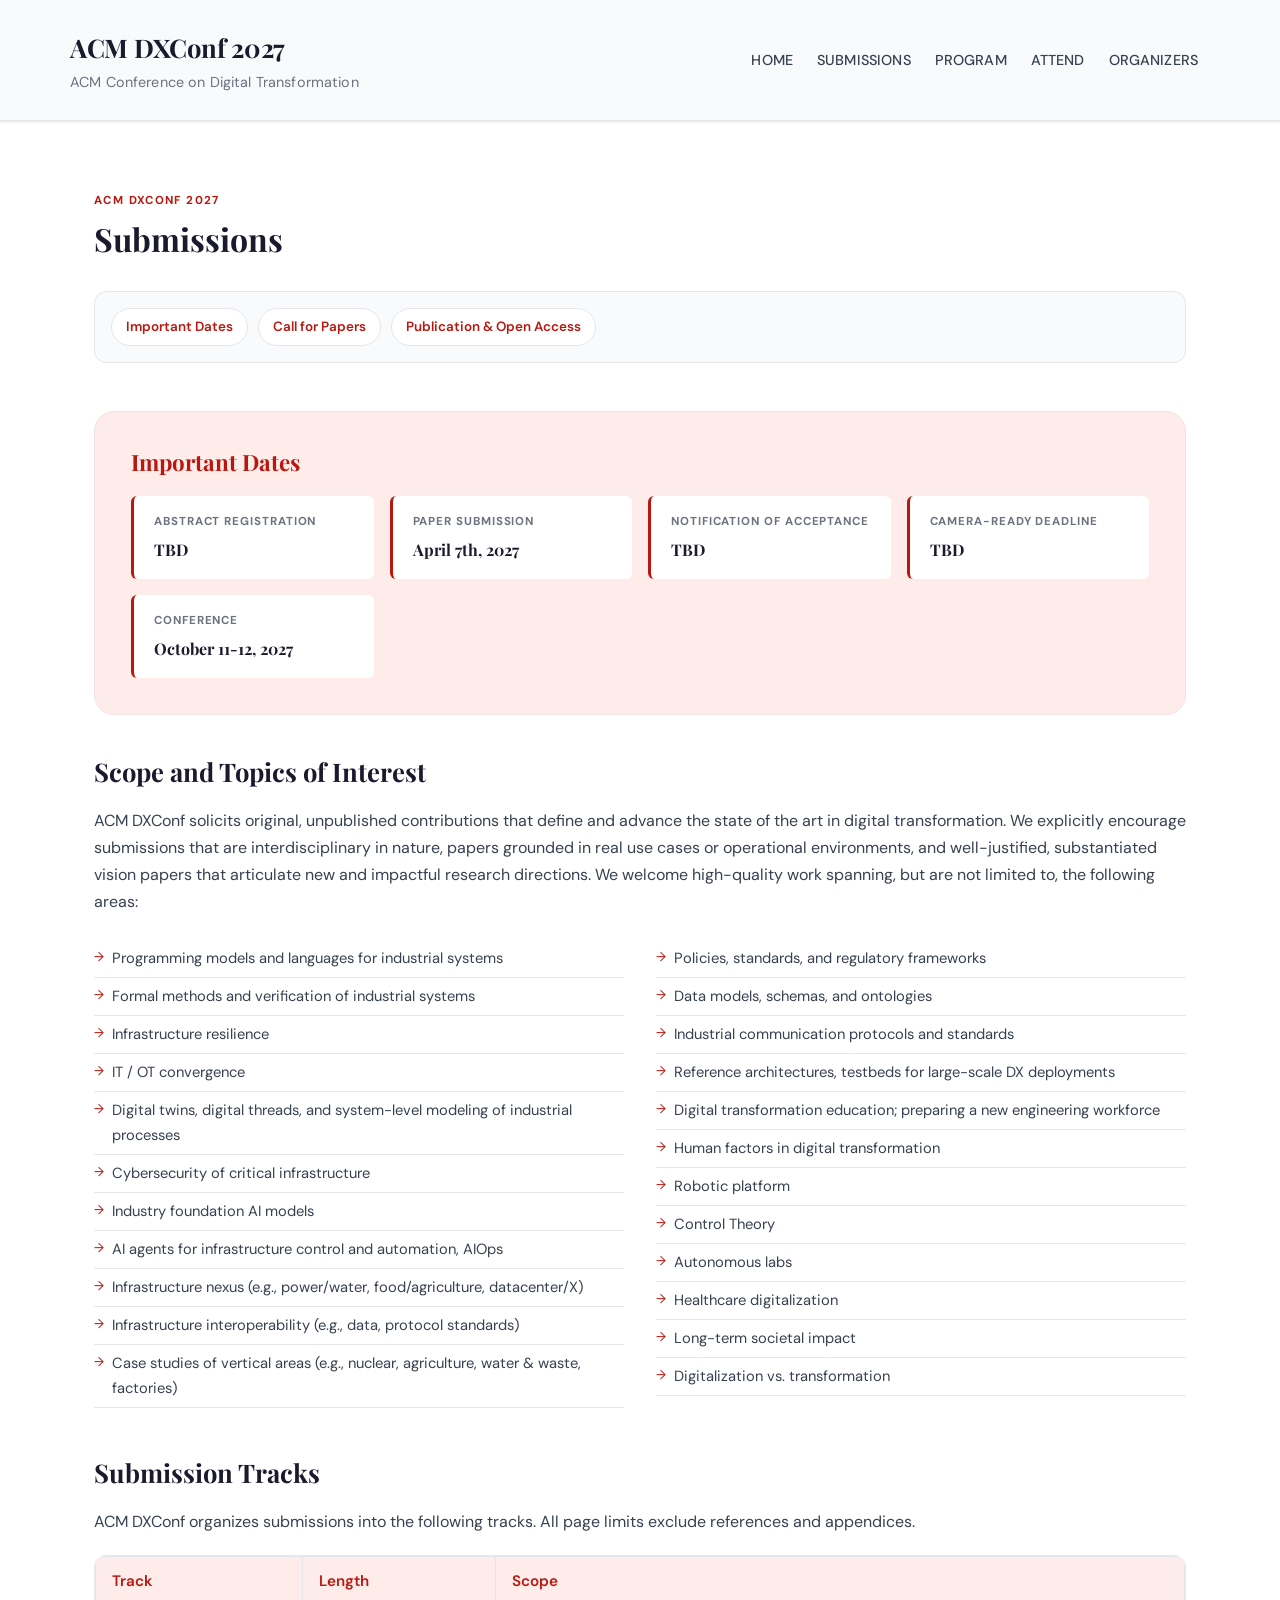
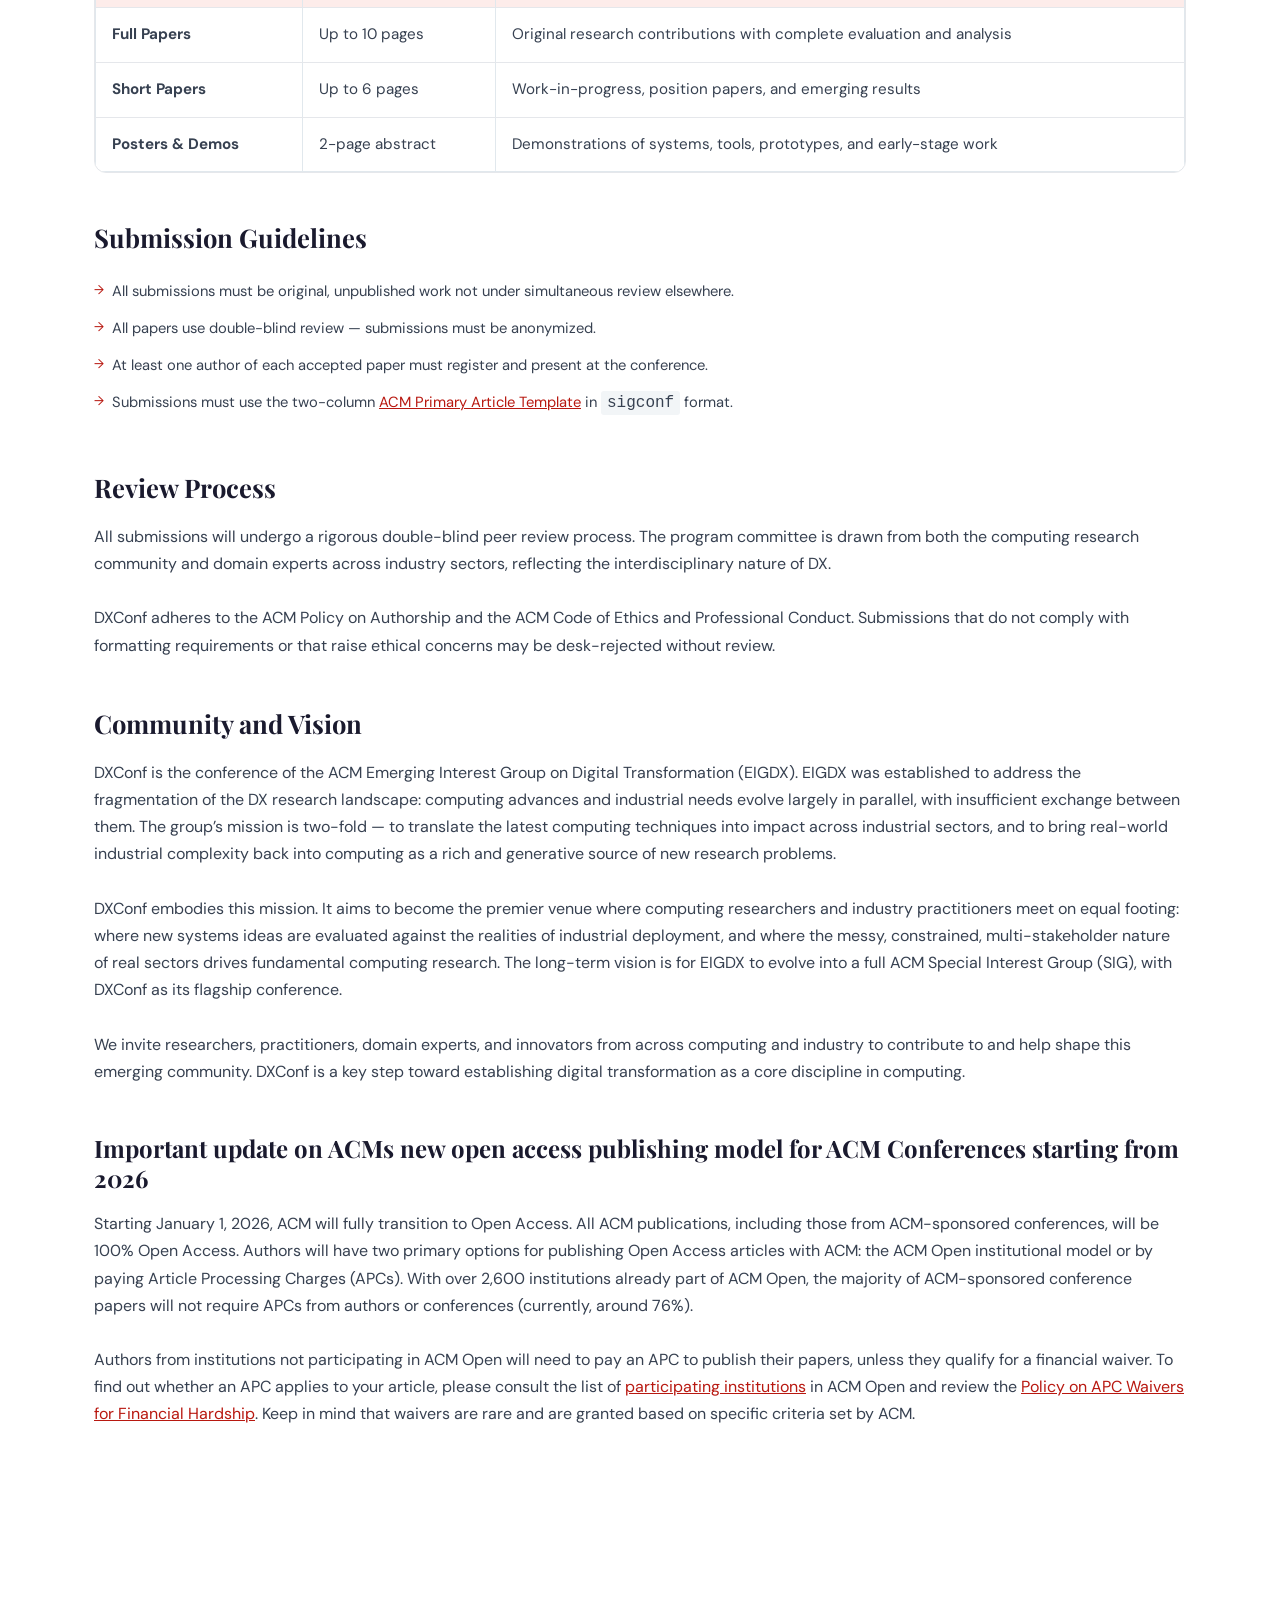
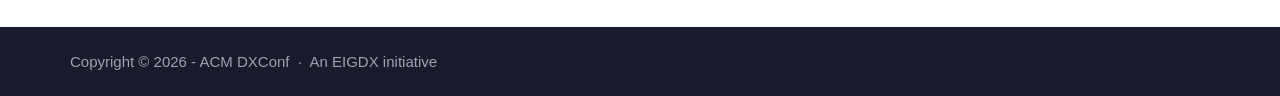
<file: call-for-papers/index.html>
<!DOCTYPE html>
<html lang="en-US">
<head><meta charset="UTF-8">
	
	
	<meta name="viewport" content="width=device-width, initial-scale=1, maximum-scale=5, viewport-fit=cover">
	<link rel="profile" href="https://gmpg.org/xfn/11">

	<title>Submissions – ACM DXConf 2027</title>
<meta name="robots" content="max-image-preview:large">
<link rel="preconnect" href="https://fonts.googleapis.com/">
<link rel="preconnect" href="https://fonts.gstatic.com/" crossorigin>
<link rel="dns-prefetch" href="//fonts.googleapis.com">




<style id="wp-img-auto-sizes-contain-inline-css">
img:is([sizes=auto i],[sizes^="auto," i]){contain-intrinsic-size:3000px 1500px}
/*# sourceURL=wp-img-auto-sizes-contain-inline-css */
</style>
<style id="wp-block-library-inline-css">
:root{--wp-block-synced-color:#7a00df;--wp-block-synced-color--rgb:122,0,223;--wp-bound-block-color:var(--wp-block-synced-color);--wp-editor-canvas-background:#ddd;--wp-admin-theme-color:#007cba;--wp-admin-theme-color--rgb:0,124,186;--wp-admin-theme-color-darker-10:#006ba1;--wp-admin-theme-color-darker-10--rgb:0,107,160.5;--wp-admin-theme-color-darker-20:#005a87;--wp-admin-theme-color-darker-20--rgb:0,90,135;--wp-admin-border-width-focus:2px}@media (min-resolution:192dpi){:root{--wp-admin-border-width-focus:1.5px}}.wp-element-button{cursor:pointer}:root .has-very-light-gray-background-color{background-color:#eee}:root .has-very-dark-gray-background-color{background-color:#313131}:root .has-very-light-gray-color{color:#eee}:root .has-very-dark-gray-color{color:#313131}:root .has-vivid-green-cyan-to-vivid-cyan-blue-gradient-background{background:linear-gradient(135deg,#00d084,#0693e3)}:root .has-purple-crush-gradient-background{background:linear-gradient(135deg,#34e2e4,#4721fb 50%,#ab1dfe)}:root .has-hazy-dawn-gradient-background{background:linear-gradient(135deg,#faaca8,#dad0ec)}:root .has-subdued-olive-gradient-background{background:linear-gradient(135deg,#fafae1,#67a671)}:root .has-atomic-cream-gradient-background{background:linear-gradient(135deg,#fdd79a,#004a59)}:root .has-nightshade-gradient-background{background:linear-gradient(135deg,#330968,#31cdcf)}:root .has-midnight-gradient-background{background:linear-gradient(135deg,#020381,#2874fc)}:root{--wp--preset--font-size--normal:16px;--wp--preset--font-size--huge:42px}.has-regular-font-size{font-size:1em}.has-larger-font-size{font-size:2.625em}.has-normal-font-size{font-size:var(--wp--preset--font-size--normal)}.has-huge-font-size{font-size:var(--wp--preset--font-size--huge)}:root .has-text-align-center{text-align:center}:root .has-text-align-left{text-align:left}:root .has-text-align-right{text-align:right}.has-fit-text{white-space:nowrap!important}#end-resizable-editor-section{display:none}.aligncenter{clear:both}.items-justified-left{justify-content:flex-start}.items-justified-center{justify-content:center}.items-justified-right{justify-content:flex-end}.items-justified-space-between{justify-content:space-between}.screen-reader-text{word-wrap:normal!important;border:0;clip-path:inset(50%);height:1px;margin:-1px;overflow:hidden;padding:0;position:absolute;width:1px;word-break:normal!important}.screen-reader-text:focus{background-color:#ddd;clip-path:none;color:#444;display:block;font-size:1em;height:auto;left:5px;line-height:normal;padding:15px 23px 14px;text-decoration:none;top:5px;width:auto;z-index:100000}html :where(.has-border-color){border-style:solid}html :where([style^=border-color],[style*=";border-color"],[style*="; border-color"]){border-style:solid}html :where([style^=border-top-color],[style*=";border-top-color"],[style*="; border-top-color"]){border-top-style:solid}html :where([style^=border-right-color],[style*=";border-right-color"],[style*="; border-right-color"]){border-right-style:solid}html :where([style^=border-bottom-color],[style*=";border-bottom-color"],[style*="; border-bottom-color"]){border-bottom-style:solid}html :where([style^=border-left-color],[style*=";border-left-color"],[style*="; border-left-color"]){border-left-style:solid}html :where([style^=border-width],[style*=";border-width"],[style*="; border-width"]){border-style:solid}html :where([style^=border-top-width],[style*=";border-top-width"],[style*="; border-top-width"]){border-top-style:solid}html :where([style^=border-right-width],[style*=";border-right-width"],[style*="; border-right-width"]){border-right-style:solid}html :where([style^=border-bottom-width],[style*=";border-bottom-width"],[style*="; border-bottom-width"]){border-bottom-style:solid}html :where([style^=border-left-width],[style*=";border-left-width"],[style*="; border-left-width"]){border-left-style:solid}html :where(img[class*=wp-image-]){height:auto;max-width:100%}:where(figure){margin:0 0 1em}html :where(.is-position-sticky){--wp-admin--admin-bar--position-offset:var(--wp-admin--admin-bar--height,0px)}@media screen and (max-width:600px){html :where(.is-position-sticky){--wp-admin--admin-bar--position-offset:0px}}

/*# sourceURL=/wp-includes/css/dist/block-library/common.min.css */
</style>

<style id="global-styles-inline-css">
:root{--wp--preset--aspect-ratio--square: 1;--wp--preset--aspect-ratio--4-3: 4/3;--wp--preset--aspect-ratio--3-4: 3/4;--wp--preset--aspect-ratio--3-2: 3/2;--wp--preset--aspect-ratio--2-3: 2/3;--wp--preset--aspect-ratio--16-9: 16/9;--wp--preset--aspect-ratio--9-16: 9/16;--wp--preset--color--black: #000000;--wp--preset--color--cyan-bluish-gray: #abb8c3;--wp--preset--color--white: #ffffff;--wp--preset--color--pale-pink: #f78da7;--wp--preset--color--vivid-red: #cf2e2e;--wp--preset--color--luminous-vivid-orange: #ff6900;--wp--preset--color--luminous-vivid-amber: #fcb900;--wp--preset--color--light-green-cyan: #7bdcb5;--wp--preset--color--vivid-green-cyan: #00d084;--wp--preset--color--pale-cyan-blue: #8ed1fc;--wp--preset--color--vivid-cyan-blue: #0693e3;--wp--preset--color--vivid-purple: #9b51e0;--wp--preset--color--palette-color-1: var(--theme-palette-color-1, #2872fa);--wp--preset--color--palette-color-2: var(--theme-palette-color-2, #1559ed);--wp--preset--color--palette-color-3: var(--theme-palette-color-3, #3A4F66);--wp--preset--color--palette-color-4: var(--theme-palette-color-4, #192a3d);--wp--preset--color--palette-color-5: var(--theme-palette-color-5, #e1e8ed);--wp--preset--color--palette-color-6: var(--theme-palette-color-6, #f2f5f7);--wp--preset--color--palette-color-7: var(--theme-palette-color-7, #FAFBFC);--wp--preset--color--palette-color-8: var(--theme-palette-color-8, #ffffff);--wp--preset--gradient--vivid-cyan-blue-to-vivid-purple: linear-gradient(135deg,rgb(6,147,227) 0%,rgb(155,81,224) 100%);--wp--preset--gradient--light-green-cyan-to-vivid-green-cyan: linear-gradient(135deg,rgb(122,220,180) 0%,rgb(0,208,130) 100%);--wp--preset--gradient--luminous-vivid-amber-to-luminous-vivid-orange: linear-gradient(135deg,rgb(252,185,0) 0%,rgb(255,105,0) 100%);--wp--preset--gradient--luminous-vivid-orange-to-vivid-red: linear-gradient(135deg,rgb(255,105,0) 0%,rgb(207,46,46) 100%);--wp--preset--gradient--very-light-gray-to-cyan-bluish-gray: linear-gradient(135deg,rgb(238,238,238) 0%,rgb(169,184,195) 100%);--wp--preset--gradient--cool-to-warm-spectrum: linear-gradient(135deg,rgb(74,234,220) 0%,rgb(151,120,209) 20%,rgb(207,42,186) 40%,rgb(238,44,130) 60%,rgb(251,105,98) 80%,rgb(254,248,76) 100%);--wp--preset--gradient--blush-light-purple: linear-gradient(135deg,rgb(255,206,236) 0%,rgb(152,150,240) 100%);--wp--preset--gradient--blush-bordeaux: linear-gradient(135deg,rgb(254,205,165) 0%,rgb(254,45,45) 50%,rgb(107,0,62) 100%);--wp--preset--gradient--luminous-dusk: linear-gradient(135deg,rgb(255,203,112) 0%,rgb(199,81,192) 50%,rgb(65,88,208) 100%);--wp--preset--gradient--pale-ocean: linear-gradient(135deg,rgb(255,245,203) 0%,rgb(182,227,212) 50%,rgb(51,167,181) 100%);--wp--preset--gradient--electric-grass: linear-gradient(135deg,rgb(202,248,128) 0%,rgb(113,206,126) 100%);--wp--preset--gradient--midnight: linear-gradient(135deg,rgb(2,3,129) 0%,rgb(40,116,252) 100%);--wp--preset--gradient--juicy-peach: linear-gradient(to right, #ffecd2 0%, #fcb69f 100%);--wp--preset--gradient--young-passion: linear-gradient(to right, #ff8177 0%, #ff867a 0%, #ff8c7f 21%, #f99185 52%, #cf556c 78%, #b12a5b 100%);--wp--preset--gradient--true-sunset: linear-gradient(to right, #fa709a 0%, #fee140 100%);--wp--preset--gradient--morpheus-den: linear-gradient(to top, #30cfd0 0%, #330867 100%);--wp--preset--gradient--plum-plate: linear-gradient(135deg, #667eea 0%, #764ba2 100%);--wp--preset--gradient--aqua-splash: linear-gradient(15deg, #13547a 0%, #80d0c7 100%);--wp--preset--gradient--love-kiss: linear-gradient(to top, #ff0844 0%, #ffb199 100%);--wp--preset--gradient--new-retrowave: linear-gradient(to top, #3b41c5 0%, #a981bb 49%, #ffc8a9 100%);--wp--preset--gradient--plum-bath: linear-gradient(to top, #cc208e 0%, #6713d2 100%);--wp--preset--gradient--high-flight: linear-gradient(to right, #0acffe 0%, #495aff 100%);--wp--preset--gradient--teen-party: linear-gradient(135deg, #FF057C 0%, #8D0B93 50%, #321575 100%);--wp--preset--gradient--fabled-sunset: linear-gradient(135deg, #231557 0%, #44107A 29%, #FF1361 67%, #FFF800 100%);--wp--preset--gradient--arielle-smile: radial-gradient(circle 248px at center, #16d9e3 0%, #30c7ec 47%, #46aef7 100%);--wp--preset--gradient--itmeo-branding: linear-gradient(180deg, #2af598 0%, #009efd 100%);--wp--preset--gradient--deep-blue: linear-gradient(to right, #6a11cb 0%, #2575fc 100%);--wp--preset--gradient--strong-bliss: linear-gradient(to right, #f78ca0 0%, #f9748f 19%, #fd868c 60%, #fe9a8b 100%);--wp--preset--gradient--sweet-period: linear-gradient(to top, #3f51b1 0%, #5a55ae 13%, #7b5fac 25%, #8f6aae 38%, #a86aa4 50%, #cc6b8e 62%, #f18271 75%, #f3a469 87%, #f7c978 100%);--wp--preset--gradient--purple-division: linear-gradient(to top, #7028e4 0%, #e5b2ca 100%);--wp--preset--gradient--cold-evening: linear-gradient(to top, #0c3483 0%, #a2b6df 100%, #6b8cce 100%, #a2b6df 100%);--wp--preset--gradient--mountain-rock: linear-gradient(to right, #868f96 0%, #596164 100%);--wp--preset--gradient--desert-hump: linear-gradient(to top, #c79081 0%, #dfa579 100%);--wp--preset--gradient--ethernal-constance: linear-gradient(to top, #09203f 0%, #537895 100%);--wp--preset--gradient--happy-memories: linear-gradient(300deg, #ff5858 0%, #f09819 100%);--wp--preset--gradient--grown-early: linear-gradient(to top, #0ba360 0%, #3cba92 100%);--wp--preset--gradient--morning-salad: linear-gradient(135deg, #B7F8DB 0%, #50A7C2 100%);--wp--preset--gradient--night-call: linear-gradient(135deg, #AC32E4 0%, #7918F2 48%, #4801FF 100%);--wp--preset--gradient--mind-crawl: linear-gradient(135deg, #473B7B 0%, #3584A7 51%, #30D2BE 100%);--wp--preset--gradient--angel-care: linear-gradient(135deg, #FFE29F 0%, #FFA99F 48%, #FF719A 100%);--wp--preset--gradient--juicy-cake: linear-gradient(to top, #e14fad 0%, #f9d423 100%);--wp--preset--gradient--rich-metal: linear-gradient(to right, #d7d2cc 0%, #304352 100%);--wp--preset--gradient--mole-hall: linear-gradient(340deg, #616161 0%, #9bc5c3 100%);--wp--preset--gradient--cloudy-knoxville: linear-gradient(120deg, #fdfbfb 0%, #ebedee 100%);--wp--preset--gradient--soft-grass: linear-gradient(to top, #c1dfc4 0%, #deecdd 100%);--wp--preset--gradient--saint-petersburg: linear-gradient(135deg, #f5f7fa 0%, #c3cfe2 100%);--wp--preset--gradient--everlasting-sky: linear-gradient(135deg, #fdfcfb 0%, #e2d1c3 100%);--wp--preset--gradient--kind-steel: linear-gradient(340deg, #e9defa 0%, #fbfcdb 100%);--wp--preset--gradient--over-sun: linear-gradient(60deg, #abecd6 0%, #fbed96 100%);--wp--preset--gradient--premium-white: linear-gradient(to top, #d5d4d0 0%, #d5d4d0 1%, #eeeeec 31%, #efeeec 75%, #e9e9e7 100%);--wp--preset--gradient--clean-mirror: linear-gradient(45deg, #93a5cf 0%, #e4efe9 100%);--wp--preset--gradient--wild-apple: linear-gradient(to top, #d299c2 0%, #fef9d7 100%);--wp--preset--gradient--snow-again: linear-gradient(to top, #e6e9f0 0%, #eef1f5 100%);--wp--preset--gradient--confident-cloud: linear-gradient(to top, #dad4ec 0%, #dad4ec 1%, #f3e7e9 100%);--wp--preset--gradient--glass-water: linear-gradient(to top, #dfe9f3 0%, white 100%);--wp--preset--gradient--perfect-white: linear-gradient(135deg, #E3FDF5 0%, #FFE6FA 100%);--wp--preset--font-size--small: 13px;--wp--preset--font-size--medium: 20px;--wp--preset--font-size--large: clamp(22px, 1.375rem + ((1vw - 3.2px) * 0.625), 30px);--wp--preset--font-size--x-large: clamp(30px, 1.875rem + ((1vw - 3.2px) * 1.563), 50px);--wp--preset--font-size--xx-large: clamp(45px, 2.813rem + ((1vw - 3.2px) * 2.734), 80px);--wp--preset--spacing--20: 0.44rem;--wp--preset--spacing--30: 0.67rem;--wp--preset--spacing--40: 1rem;--wp--preset--spacing--50: 1.5rem;--wp--preset--spacing--60: 2.25rem;--wp--preset--spacing--70: 3.38rem;--wp--preset--spacing--80: 5.06rem;--wp--preset--shadow--natural: 6px 6px 9px rgba(0, 0, 0, 0.2);--wp--preset--shadow--deep: 12px 12px 50px rgba(0, 0, 0, 0.4);--wp--preset--shadow--sharp: 6px 6px 0px rgba(0, 0, 0, 0.2);--wp--preset--shadow--outlined: 6px 6px 0px -3px rgb(255, 255, 255), 6px 6px rgb(0, 0, 0);--wp--preset--shadow--crisp: 6px 6px 0px rgb(0, 0, 0);}.wp-block-button{--wp--preset--dimension--25: 25%;--wp--preset--dimension--50: 50%;--wp--preset--dimension--75: 75%;--wp--preset--dimension--100: 100%;}:root { --wp--style--global--content-size: var(--theme-block-max-width);--wp--style--global--wide-size: var(--theme-block-wide-max-width); }:where(body) { margin: 0; }.wp-site-blocks > .alignleft { float: left; margin-right: 2em; }.wp-site-blocks > .alignright { float: right; margin-left: 2em; }.wp-site-blocks > .aligncenter { justify-content: center; margin-left: auto; margin-right: auto; }:where(.wp-site-blocks) > * { margin-block-start: var(--theme-content-spacing); margin-block-end: 0; }:where(.wp-site-blocks) > :first-child { margin-block-start: 0; }:where(.wp-site-blocks) > :last-child { margin-block-end: 0; }:root { --wp--style--block-gap: var(--theme-content-spacing); }:root :where(.is-layout-flow) > :first-child{margin-block-start: 0;}:root :where(.is-layout-flow) > :last-child{margin-block-end: 0;}:root :where(.is-layout-flow) > *{margin-block-start: var(--theme-content-spacing);margin-block-end: 0;}:root :where(.is-layout-constrained) > :first-child{margin-block-start: 0;}:root :where(.is-layout-constrained) > :last-child{margin-block-end: 0;}:root :where(.is-layout-constrained) > *{margin-block-start: var(--theme-content-spacing);margin-block-end: 0;}:root :where(.is-layout-flex){gap: var(--theme-content-spacing);}:root :where(.is-layout-grid){gap: var(--theme-content-spacing);}.is-layout-flow > .alignleft{float: left;margin-inline-start: 0;margin-inline-end: 2em;}.is-layout-flow > .alignright{float: right;margin-inline-start: 2em;margin-inline-end: 0;}.is-layout-flow > .aligncenter{margin-left: auto !important;margin-right: auto !important;}.is-layout-constrained > .alignleft{float: left;margin-inline-start: 0;margin-inline-end: 2em;}.is-layout-constrained > .alignright{float: right;margin-inline-start: 2em;margin-inline-end: 0;}.is-layout-constrained > .aligncenter{margin-left: auto !important;margin-right: auto !important;}.is-layout-constrained > :where(:not(.alignleft):not(.alignright):not(.alignfull)){max-width: var(--wp--style--global--content-size);margin-left: auto !important;margin-right: auto !important;}.is-layout-constrained > .alignwide{max-width: var(--wp--style--global--wide-size);}body .is-layout-flex{display: flex;}.is-layout-flex{flex-wrap: wrap;align-items: center;}.is-layout-flex > :is(*, div){margin: 0;}body .is-layout-grid{display: grid;}.is-layout-grid > :is(*, div){margin: 0;}body{padding-top: 0px;padding-right: 0px;padding-bottom: 0px;padding-left: 0px;}:root :where(.wp-element-button, .wp-block-button__link){font-style: inherit;font-weight: inherit;letter-spacing: inherit;text-transform: inherit;}.has-black-color{color: var(--wp--preset--color--black) !important;}.has-cyan-bluish-gray-color{color: var(--wp--preset--color--cyan-bluish-gray) !important;}.has-white-color{color: var(--wp--preset--color--white) !important;}.has-pale-pink-color{color: var(--wp--preset--color--pale-pink) !important;}.has-vivid-red-color{color: var(--wp--preset--color--vivid-red) !important;}.has-luminous-vivid-orange-color{color: var(--wp--preset--color--luminous-vivid-orange) !important;}.has-luminous-vivid-amber-color{color: var(--wp--preset--color--luminous-vivid-amber) !important;}.has-light-green-cyan-color{color: var(--wp--preset--color--light-green-cyan) !important;}.has-vivid-green-cyan-color{color: var(--wp--preset--color--vivid-green-cyan) !important;}.has-pale-cyan-blue-color{color: var(--wp--preset--color--pale-cyan-blue) !important;}.has-vivid-cyan-blue-color{color: var(--wp--preset--color--vivid-cyan-blue) !important;}.has-vivid-purple-color{color: var(--wp--preset--color--vivid-purple) !important;}.has-palette-color-1-color{color: var(--wp--preset--color--palette-color-1) !important;}.has-palette-color-2-color{color: var(--wp--preset--color--palette-color-2) !important;}.has-palette-color-3-color{color: var(--wp--preset--color--palette-color-3) !important;}.has-palette-color-4-color{color: var(--wp--preset--color--palette-color-4) !important;}.has-palette-color-5-color{color: var(--wp--preset--color--palette-color-5) !important;}.has-palette-color-6-color{color: var(--wp--preset--color--palette-color-6) !important;}.has-palette-color-7-color{color: var(--wp--preset--color--palette-color-7) !important;}.has-palette-color-8-color{color: var(--wp--preset--color--palette-color-8) !important;}.has-black-background-color{background-color: var(--wp--preset--color--black) !important;}.has-cyan-bluish-gray-background-color{background-color: var(--wp--preset--color--cyan-bluish-gray) !important;}.has-white-background-color{background-color: var(--wp--preset--color--white) !important;}.has-pale-pink-background-color{background-color: var(--wp--preset--color--pale-pink) !important;}.has-vivid-red-background-color{background-color: var(--wp--preset--color--vivid-red) !important;}.has-luminous-vivid-orange-background-color{background-color: var(--wp--preset--color--luminous-vivid-orange) !important;}.has-luminous-vivid-amber-background-color{background-color: var(--wp--preset--color--luminous-vivid-amber) !important;}.has-light-green-cyan-background-color{background-color: var(--wp--preset--color--light-green-cyan) !important;}.has-vivid-green-cyan-background-color{background-color: var(--wp--preset--color--vivid-green-cyan) !important;}.has-pale-cyan-blue-background-color{background-color: var(--wp--preset--color--pale-cyan-blue) !important;}.has-vivid-cyan-blue-background-color{background-color: var(--wp--preset--color--vivid-cyan-blue) !important;}.has-vivid-purple-background-color{background-color: var(--wp--preset--color--vivid-purple) !important;}.has-palette-color-1-background-color{background-color: var(--wp--preset--color--palette-color-1) !important;}.has-palette-color-2-background-color{background-color: var(--wp--preset--color--palette-color-2) !important;}.has-palette-color-3-background-color{background-color: var(--wp--preset--color--palette-color-3) !important;}.has-palette-color-4-background-color{background-color: var(--wp--preset--color--palette-color-4) !important;}.has-palette-color-5-background-color{background-color: var(--wp--preset--color--palette-color-5) !important;}.has-palette-color-6-background-color{background-color: var(--wp--preset--color--palette-color-6) !important;}.has-palette-color-7-background-color{background-color: var(--wp--preset--color--palette-color-7) !important;}.has-palette-color-8-background-color{background-color: var(--wp--preset--color--palette-color-8) !important;}.has-black-border-color{border-color: var(--wp--preset--color--black) !important;}.has-cyan-bluish-gray-border-color{border-color: var(--wp--preset--color--cyan-bluish-gray) !important;}.has-white-border-color{border-color: var(--wp--preset--color--white) !important;}.has-pale-pink-border-color{border-color: var(--wp--preset--color--pale-pink) !important;}.has-vivid-red-border-color{border-color: var(--wp--preset--color--vivid-red) !important;}.has-luminous-vivid-orange-border-color{border-color: var(--wp--preset--color--luminous-vivid-orange) !important;}.has-luminous-vivid-amber-border-color{border-color: var(--wp--preset--color--luminous-vivid-amber) !important;}.has-light-green-cyan-border-color{border-color: var(--wp--preset--color--light-green-cyan) !important;}.has-vivid-green-cyan-border-color{border-color: var(--wp--preset--color--vivid-green-cyan) !important;}.has-pale-cyan-blue-border-color{border-color: var(--wp--preset--color--pale-cyan-blue) !important;}.has-vivid-cyan-blue-border-color{border-color: var(--wp--preset--color--vivid-cyan-blue) !important;}.has-vivid-purple-border-color{border-color: var(--wp--preset--color--vivid-purple) !important;}.has-palette-color-1-border-color{border-color: var(--wp--preset--color--palette-color-1) !important;}.has-palette-color-2-border-color{border-color: var(--wp--preset--color--palette-color-2) !important;}.has-palette-color-3-border-color{border-color: var(--wp--preset--color--palette-color-3) !important;}.has-palette-color-4-border-color{border-color: var(--wp--preset--color--palette-color-4) !important;}.has-palette-color-5-border-color{border-color: var(--wp--preset--color--palette-color-5) !important;}.has-palette-color-6-border-color{border-color: var(--wp--preset--color--palette-color-6) !important;}.has-palette-color-7-border-color{border-color: var(--wp--preset--color--palette-color-7) !important;}.has-palette-color-8-border-color{border-color: var(--wp--preset--color--palette-color-8) !important;}.has-vivid-cyan-blue-to-vivid-purple-gradient-background{background: var(--wp--preset--gradient--vivid-cyan-blue-to-vivid-purple) !important;}.has-light-green-cyan-to-vivid-green-cyan-gradient-background{background: var(--wp--preset--gradient--light-green-cyan-to-vivid-green-cyan) !important;}.has-luminous-vivid-amber-to-luminous-vivid-orange-gradient-background{background: var(--wp--preset--gradient--luminous-vivid-amber-to-luminous-vivid-orange) !important;}.has-luminous-vivid-orange-to-vivid-red-gradient-background{background: var(--wp--preset--gradient--luminous-vivid-orange-to-vivid-red) !important;}.has-very-light-gray-to-cyan-bluish-gray-gradient-background{background: var(--wp--preset--gradient--very-light-gray-to-cyan-bluish-gray) !important;}.has-cool-to-warm-spectrum-gradient-background{background: var(--wp--preset--gradient--cool-to-warm-spectrum) !important;}.has-blush-light-purple-gradient-background{background: var(--wp--preset--gradient--blush-light-purple) !important;}.has-blush-bordeaux-gradient-background{background: var(--wp--preset--gradient--blush-bordeaux) !important;}.has-luminous-dusk-gradient-background{background: var(--wp--preset--gradient--luminous-dusk) !important;}.has-pale-ocean-gradient-background{background: var(--wp--preset--gradient--pale-ocean) !important;}.has-electric-grass-gradient-background{background: var(--wp--preset--gradient--electric-grass) !important;}.has-midnight-gradient-background{background: var(--wp--preset--gradient--midnight) !important;}.has-juicy-peach-gradient-background{background: var(--wp--preset--gradient--juicy-peach) !important;}.has-young-passion-gradient-background{background: var(--wp--preset--gradient--young-passion) !important;}.has-true-sunset-gradient-background{background: var(--wp--preset--gradient--true-sunset) !important;}.has-morpheus-den-gradient-background{background: var(--wp--preset--gradient--morpheus-den) !important;}.has-plum-plate-gradient-background{background: var(--wp--preset--gradient--plum-plate) !important;}.has-aqua-splash-gradient-background{background: var(--wp--preset--gradient--aqua-splash) !important;}.has-love-kiss-gradient-background{background: var(--wp--preset--gradient--love-kiss) !important;}.has-new-retrowave-gradient-background{background: var(--wp--preset--gradient--new-retrowave) !important;}.has-plum-bath-gradient-background{background: var(--wp--preset--gradient--plum-bath) !important;}.has-high-flight-gradient-background{background: var(--wp--preset--gradient--high-flight) !important;}.has-teen-party-gradient-background{background: var(--wp--preset--gradient--teen-party) !important;}.has-fabled-sunset-gradient-background{background: var(--wp--preset--gradient--fabled-sunset) !important;}.has-arielle-smile-gradient-background{background: var(--wp--preset--gradient--arielle-smile) !important;}.has-itmeo-branding-gradient-background{background: var(--wp--preset--gradient--itmeo-branding) !important;}.has-deep-blue-gradient-background{background: var(--wp--preset--gradient--deep-blue) !important;}.has-strong-bliss-gradient-background{background: var(--wp--preset--gradient--strong-bliss) !important;}.has-sweet-period-gradient-background{background: var(--wp--preset--gradient--sweet-period) !important;}.has-purple-division-gradient-background{background: var(--wp--preset--gradient--purple-division) !important;}.has-cold-evening-gradient-background{background: var(--wp--preset--gradient--cold-evening) !important;}.has-mountain-rock-gradient-background{background: var(--wp--preset--gradient--mountain-rock) !important;}.has-desert-hump-gradient-background{background: var(--wp--preset--gradient--desert-hump) !important;}.has-ethernal-constance-gradient-background{background: var(--wp--preset--gradient--ethernal-constance) !important;}.has-happy-memories-gradient-background{background: var(--wp--preset--gradient--happy-memories) !important;}.has-grown-early-gradient-background{background: var(--wp--preset--gradient--grown-early) !important;}.has-morning-salad-gradient-background{background: var(--wp--preset--gradient--morning-salad) !important;}.has-night-call-gradient-background{background: var(--wp--preset--gradient--night-call) !important;}.has-mind-crawl-gradient-background{background: var(--wp--preset--gradient--mind-crawl) !important;}.has-angel-care-gradient-background{background: var(--wp--preset--gradient--angel-care) !important;}.has-juicy-cake-gradient-background{background: var(--wp--preset--gradient--juicy-cake) !important;}.has-rich-metal-gradient-background{background: var(--wp--preset--gradient--rich-metal) !important;}.has-mole-hall-gradient-background{background: var(--wp--preset--gradient--mole-hall) !important;}.has-cloudy-knoxville-gradient-background{background: var(--wp--preset--gradient--cloudy-knoxville) !important;}.has-soft-grass-gradient-background{background: var(--wp--preset--gradient--soft-grass) !important;}.has-saint-petersburg-gradient-background{background: var(--wp--preset--gradient--saint-petersburg) !important;}.has-everlasting-sky-gradient-background{background: var(--wp--preset--gradient--everlasting-sky) !important;}.has-kind-steel-gradient-background{background: var(--wp--preset--gradient--kind-steel) !important;}.has-over-sun-gradient-background{background: var(--wp--preset--gradient--over-sun) !important;}.has-premium-white-gradient-background{background: var(--wp--preset--gradient--premium-white) !important;}.has-clean-mirror-gradient-background{background: var(--wp--preset--gradient--clean-mirror) !important;}.has-wild-apple-gradient-background{background: var(--wp--preset--gradient--wild-apple) !important;}.has-snow-again-gradient-background{background: var(--wp--preset--gradient--snow-again) !important;}.has-confident-cloud-gradient-background{background: var(--wp--preset--gradient--confident-cloud) !important;}.has-glass-water-gradient-background{background: var(--wp--preset--gradient--glass-water) !important;}.has-perfect-white-gradient-background{background: var(--wp--preset--gradient--perfect-white) !important;}.has-small-font-size{font-size: var(--wp--preset--font-size--small) !important;}.has-medium-font-size{font-size: var(--wp--preset--font-size--medium) !important;}.has-large-font-size{font-size: var(--wp--preset--font-size--large) !important;}.has-x-large-font-size{font-size: var(--wp--preset--font-size--x-large) !important;}.has-xx-large-font-size{font-size: var(--wp--preset--font-size--xx-large) !important;}
/*# sourceURL=global-styles-inline-css */
</style>

<link rel="stylesheet" id="ct-main-styles-css" href="/wp-content/themes/blocksy/static/bundle/main.min.css?ver=2.1.61" media="all">
<link rel="stylesheet" id="eigdx-google-fonts-css" href="https://fonts.googleapis.com/css2?family=Playfair+Display:ital,wght@0,400;0,600;0,700;0,800;1,400&amp;family=DM+Sans:opsz,wght@9..40,300;9..40,400;9..40,500;9..40,600&amp;display=swap" media="all">
<link rel="stylesheet" id="blocksy-parent-style-css" href="/wp-content/themes/blocksy/style.css?ver=7.1.4" media="all">
<link rel="stylesheet" id="eigdx-style-css" href="/wp-content/themes/dxconf/style.css?ver=1794493347" media="all">
<link rel="EditURI" type="application/rsd+xml" title="RSD" href="/xmlrpc.php?rsd">
<meta name="generator" content="WordPress 7.1.4">
<link rel="canonical" href="/call-for-papers/">
<link rel="shortlink" href="/?p=7">
<noscript><link rel="stylesheet" href="/wp-content/themes/blocksy/static/bundle/no-scripts.min.css" type="text/css"></noscript>
<style id="ct-main-styles-inline-css">[data-header*="type-1"] .ct-header [data-id="logo"] .site-title {--theme-font-weight:700;--theme-font-size:25px;--theme-line-height:1.5;--theme-link-initial-color:var(--theme-palette-color-4);} [data-header*="type-1"] .ct-header [data-id="logo"] .site-description {--theme-font-weight:500;--theme-font-size:13px;} [data-header*="type-1"] .ct-header [data-id="menu"] > ul > li > a {--theme-font-weight:700;--theme-text-transform:uppercase;--theme-font-size:12px;--theme-line-height:1.3;--theme-link-initial-color:var(--theme-text-color);} [data-header*="type-1"] .ct-header [data-id="menu"] .sub-menu .ct-menu-link {--theme-link-initial-color:var(--theme-palette-color-8);--theme-font-weight:500;--theme-font-size:12px;} [data-header*="type-1"] .ct-header [data-id="menu"] .sub-menu {--dropdown-divider:1px dashed rgba(255, 255, 255, 0.1);--theme-box-shadow:0px 10px 20px rgba(41, 51, 61, 0.1);--theme-border-radius:0px 0px 2px 2px;} [data-header*="type-1"] .ct-header [data-row*="middle"] {--height:120px;background-color:var(--theme-palette-color-8);background-image:none;--theme-border-top:none;--theme-border-bottom:none;--theme-box-shadow:none;} [data-header*="type-1"] .ct-header [data-row*="middle"] > div {--theme-border-top:none;--theme-border-bottom:none;} [data-header*="type-1"] [data-id="mobile-menu"] {--theme-font-weight:700;--theme-font-size:20px;--theme-link-initial-color:#ffffff;--mobile-menu-divider:none;} [data-header*="type-1"] #offcanvas {--theme-box-shadow:0px 0px 70px rgba(0, 0, 0, 0.35);--side-panel-width:500px;--panel-content-height:100%;} [data-header*="type-1"] #offcanvas .ct-panel-inner {background-color:rgba(18, 21, 25, 0.98);} [data-header*="type-1"] [data-id="trigger"] {--theme-icon-size:18px;} [data-header*="type-1"] {--header-height:120px;} [data-header*="type-1"] .ct-header {background-image:none;} [data-footer*="type-1"] .ct-footer [data-row*="bottom"] > div {--container-spacing:25px;--theme-border:none;--theme-border-top:none;--theme-border-bottom:none;--grid-template-columns:initial;} [data-footer*="type-1"] .ct-footer [data-row*="bottom"] .widget-title {--theme-font-size:16px;} [data-footer*="type-1"] .ct-footer [data-row*="bottom"] {--theme-border-top:none;--theme-border-bottom:none;background-color:transparent;} [data-footer*="type-1"] [data-id="copyright"] {--theme-font-weight:400;--theme-font-size:15px;--theme-line-height:1.3;} [data-footer*="type-1"] .ct-footer {background-color:var(--theme-palette-color-6);}:root {--theme-font-family:var(--theme-font-stack-default);--theme-font-weight:400;--theme-text-transform:none;--theme-text-decoration:none;--theme-font-size:16px;--theme-line-height:1.65;--theme-letter-spacing:0em;--theme-button-font-weight:500;--theme-button-font-size:15px;--has-classic-forms:var(--true);--has-modern-forms:var(--false);--theme-form-field-border-initial-color:var(--theme-border-color);--theme-form-field-border-focus-color:var(--theme-palette-color-1);--theme-form-selection-field-initial-color:var(--theme-border-color);--theme-form-selection-field-active-color:var(--theme-palette-color-1);--theme-palette-color-1:#2872fa;--theme-palette-color-2:#1559ed;--theme-palette-color-3:#3A4F66;--theme-palette-color-4:#192a3d;--theme-palette-color-5:#e1e8ed;--theme-palette-color-6:#f2f5f7;--theme-palette-color-7:#FAFBFC;--theme-palette-color-8:#ffffff;--theme-text-color:var(--theme-palette-color-3);--theme-link-initial-color:var(--theme-palette-color-1);--theme-link-hover-color:var(--theme-palette-color-2);--theme-selection-text-color:#ffffff;--theme-selection-background-color:var(--theme-palette-color-1);--theme-border-color:var(--theme-palette-color-5);--theme-headings-color:var(--theme-palette-color-4);--theme-content-spacing:1.5em;--theme-button-min-height:40px;--theme-button-shadow:none;--theme-button-transform:none;--theme-button-text-initial-color:#ffffff;--theme-button-text-hover-color:#ffffff;--theme-button-background-initial-color:var(--theme-palette-color-1);--theme-button-background-hover-color:var(--theme-palette-color-2);--theme-button-border:none;--theme-button-padding:5px 20px;--theme-normal-container-max-width:1290px;--theme-content-vertical-spacing:60px;--theme-container-edge-spacing:90vw;--theme-narrow-container-max-width:750px;--theme-wide-offset:130px;}h1 {--theme-font-weight:700;--theme-font-size:40px;--theme-line-height:1.5;}h2 {--theme-font-weight:700;--theme-font-size:35px;--theme-line-height:1.5;}h3 {--theme-font-weight:700;--theme-font-size:30px;--theme-line-height:1.5;}h4 {--theme-font-weight:700;--theme-font-size:25px;--theme-line-height:1.5;}h5 {--theme-font-weight:700;--theme-font-size:20px;--theme-line-height:1.5;}h6 {--theme-font-weight:700;--theme-font-size:16px;--theme-line-height:1.5;}.wp-block-pullquote {--theme-font-family:Georgia;--theme-font-weight:600;--theme-font-size:25px;}pre, code, samp, kbd {--theme-font-family:monospace;--theme-font-weight:400;--theme-font-size:16px;}figcaption {--theme-font-size:14px;}.ct-sidebar .widget-title {--theme-font-size:20px;}.ct-breadcrumbs {--theme-font-weight:600;--theme-text-transform:uppercase;--theme-font-size:12px;}body {background-color:var(--theme-palette-color-7);background-image:none;} [data-prefix="single_blog_post"] .entry-header .page-title {--theme-font-size:30px;} [data-prefix="single_blog_post"] .entry-header .entry-meta {--theme-font-weight:600;--theme-text-transform:uppercase;--theme-font-size:12px;--theme-line-height:1.3;} [data-prefix="categories"] .entry-header .page-title {--theme-font-size:30px;} [data-prefix="categories"] .entry-header .entry-meta {--theme-font-weight:600;--theme-text-transform:uppercase;--theme-font-size:12px;--theme-line-height:1.3;} [data-prefix="search"] .entry-header .page-title {--theme-font-size:30px;} [data-prefix="search"] .entry-header .entry-meta {--theme-font-weight:600;--theme-text-transform:uppercase;--theme-font-size:12px;--theme-line-height:1.3;} [data-prefix="author"] .entry-header .page-title {--theme-font-size:30px;} [data-prefix="author"] .entry-header .entry-meta {--theme-font-weight:600;--theme-text-transform:uppercase;--theme-font-size:12px;--theme-line-height:1.3;} [data-prefix="author"] .hero-section[data-type="type-2"] {background-color:var(--theme-palette-color-6);background-image:none;--container-padding:50px 0px;} [data-prefix="blog"] .entries {--grid-template-columns:repeat(3, minmax(0, 1fr));} [data-prefix="blog"] .entry-card .entry-title {--theme-font-size:20px;--theme-line-height:1.3;} [data-prefix="blog"] .entry-card .entry-meta {--theme-font-weight:600;--theme-text-transform:uppercase;--theme-font-size:12px;} [data-prefix="blog"] .entry-card {background-color:var(--theme-palette-color-8);--theme-box-shadow:0px 12px 18px -6px rgba(34, 56, 101, 0.04);} [data-prefix="categories"] .entries {--grid-template-columns:repeat(3, minmax(0, 1fr));} [data-prefix="categories"] .entry-card .entry-title {--theme-font-size:20px;--theme-line-height:1.3;} [data-prefix="categories"] .entry-card .entry-meta {--theme-font-weight:600;--theme-text-transform:uppercase;--theme-font-size:12px;} [data-prefix="categories"] .entry-card {background-color:var(--theme-palette-color-8);--theme-box-shadow:0px 12px 18px -6px rgba(34, 56, 101, 0.04);} [data-prefix="author"] .entries {--grid-template-columns:repeat(3, minmax(0, 1fr));} [data-prefix="author"] .entry-card .entry-title {--theme-font-size:20px;--theme-line-height:1.3;} [data-prefix="author"] .entry-card .entry-meta {--theme-font-weight:600;--theme-text-transform:uppercase;--theme-font-size:12px;} [data-prefix="author"] .entry-card {background-color:var(--theme-palette-color-8);--theme-box-shadow:0px 12px 18px -6px rgba(34, 56, 101, 0.04);} [data-prefix="search"] .entries {--grid-template-columns:repeat(3, minmax(0, 1fr));} [data-prefix="search"] .entry-card .entry-title {--theme-font-size:20px;--theme-line-height:1.3;} [data-prefix="search"] .entry-card .entry-meta {--theme-font-weight:600;--theme-text-transform:uppercase;--theme-font-size:12px;} [data-prefix="search"] .entry-card {background-color:var(--theme-palette-color-8);--theme-box-shadow:0px 12px 18px -6px rgba(34, 56, 101, 0.04);}form textarea {--theme-form-field-height:170px;}.ct-sidebar {--theme-link-initial-color:var(--theme-text-color);} [data-prefix="single_blog_post"] [class*="ct-container"] > article[class*="post"] {--has-boxed:var(--false);--has-wide:var(--true);} [data-prefix="single_page"] [class*="ct-container"] > article[class*="post"] {--has-boxed:var(--false);--has-wide:var(--true);}@media (max-width: 999.98px) {[data-header*="type-1"] .ct-header [data-row*="middle"] {--height:70px;} [data-header*="type-1"] #offcanvas {--side-panel-width:65vw;} [data-header*="type-1"] {--header-height:70px;} [data-footer*="type-1"] .ct-footer [data-row*="bottom"] > div {--grid-template-columns:initial;} [data-prefix="blog"] .entries {--grid-template-columns:repeat(2, minmax(0, 1fr));} [data-prefix="categories"] .entries {--grid-template-columns:repeat(2, minmax(0, 1fr));} [data-prefix="author"] .entries {--grid-template-columns:repeat(2, minmax(0, 1fr));} [data-prefix="search"] .entries {--grid-template-columns:repeat(2, minmax(0, 1fr));}}@media (max-width: 689.98px) {[data-header*="type-1"] #offcanvas {--side-panel-width:90vw;} [data-footer*="type-1"] .ct-footer [data-row*="bottom"] > div {--container-spacing:15px;--grid-template-columns:initial;} [data-prefix="blog"] .entries {--grid-template-columns:repeat(1, minmax(0, 1fr));} [data-prefix="blog"] .entry-card .entry-title {--theme-font-size:18px;} [data-prefix="categories"] .entries {--grid-template-columns:repeat(1, minmax(0, 1fr));} [data-prefix="categories"] .entry-card .entry-title {--theme-font-size:18px;} [data-prefix="author"] .entries {--grid-template-columns:repeat(1, minmax(0, 1fr));} [data-prefix="author"] .entry-card .entry-title {--theme-font-size:18px;} [data-prefix="search"] .entries {--grid-template-columns:repeat(1, minmax(0, 1fr));} [data-prefix="search"] .entry-card .entry-title {--theme-font-size:18px;}:root {--theme-content-vertical-spacing:50px;--theme-container-edge-spacing:88vw;}}</style>
	</head>


<body class="wp-singular page-template-default page page-id-7 wp-embed-responsive wp-theme-blocksy wp-child-theme-dxconf" data-link="type-2" data-prefix="single_page" data-header="type-1" data-footer="type-1" itemscope="itemscope" itemtype="https://schema.org/WebPage">

<a class="skip-link screen-reader-text" href="#main">Skip to content</a><div class="ct-drawer-canvas" data-location="start"><div id="offcanvas" class="ct-panel ct-header" data-behaviour="right-side" role="dialog" aria-label="Offcanvas modal" inert=""><div class="ct-panel-inner">
				<div class="ct-panel-actions">
					
					
				<button class="ct-toggle-close" data-type="type-1" aria-label="Close drawer">
					<svg class="ct-icon" width="12" height="12" viewbox="0 0 15 15"><path d="M1 15a1 1 0 01-.71-.29 1 1 0 010-1.41l5.8-5.8-5.8-5.8A1 1 0 011.7.29l5.8 5.8 5.8-5.8a1 1 0 011.41 1.41l-5.8 5.8 5.8 5.8a1 1 0 01-1.41 1.41l-5.8-5.8-5.8 5.8A1 1 0 011 15z"></path></svg>
				</button>
			
				</div>
			<div class="ct-panel-content" data-device="desktop"><div class="ct-panel-content-inner"></div></div><div class="ct-panel-content" data-device="mobile"><div class="ct-panel-content-inner">
<nav class="mobile-menu menu-container" data-id="mobile-menu" data-interaction="click" data-toggle-type="type-1" data-submenu-dots="yes" aria-label="Conference Menu">

	<ul id="menu-conference-menu-1" class=""><li class="menu-item menu-item-type-post_type menu-item-object-page menu-item-home menu-item-11"><a href="/" class="ct-menu-link">Home</a></li>
<li class="menu-item menu-item-type-post_type menu-item-object-page current-menu-item page_item page-item-7 current_page_item menu-item-12"><a href="/call-for-papers/" aria-current="page" class="ct-menu-link">Submissions</a></li>
<li class="menu-item menu-item-type-post_type menu-item-object-page menu-item-13"><a href="/program/" class="ct-menu-link">Program</a></li>
<li class="menu-item menu-item-type-post_type menu-item-object-page menu-item-14"><a href="/attend/" class="ct-menu-link">Attend</a></li>
<li class="menu-item menu-item-type-post_type menu-item-object-page menu-item-15"><a href="/organizers/" class="ct-menu-link">Organizers</a></li>
</ul></nav>

</div></div></div></div></div>
<div id="main-container">
	<header id="header" class="ct-header" data-id="type-1" itemscope="" itemtype="https://schema.org/WPHeader"><div data-device="desktop"><div data-row="middle" data-column-set="2"><div class="ct-container"><div data-column="start" data-placements="1"><div data-items="primary">
<div class="site-branding" data-id="logo" itemscope="itemscope" itemtype="https://schema.org/Organization">

	
			<div class="site-title-container">
			<span class="site-title " itemprop="name"><a href="/" rel="home" itemprop="url">ACM DXConf 2027</a></span>			<p class="site-description " itemprop="description">ACM Conference on Digital Transformation</p>		</div>
	  </div>

</div></div><div data-column="end" data-placements="1"><div data-items="primary">
<nav id="header-menu-1" class="header-menu-1 menu-container" data-id="menu" data-interaction="hover" data-menu="type-1" data-dropdown="type-1:simple" data-responsive="no" itemscope="" itemtype="https://schema.org/SiteNavigationElement" aria-label="Conference Menu">

	<ul id="menu-conference-menu" class="menu"><li id="menu-item-11" class="menu-item menu-item-type-post_type menu-item-object-page menu-item-home menu-item-11"><a href="/" class="ct-menu-link">Home</a></li>
<li id="menu-item-12" class="menu-item menu-item-type-post_type menu-item-object-page current-menu-item page_item page-item-7 current_page_item menu-item-12"><a href="/call-for-papers/" aria-current="page" class="ct-menu-link">Submissions</a></li>
<li id="menu-item-13" class="menu-item menu-item-type-post_type menu-item-object-page menu-item-13"><a href="/program/" class="ct-menu-link">Program</a></li>
<li id="menu-item-14" class="menu-item menu-item-type-post_type menu-item-object-page menu-item-14"><a href="/attend/" class="ct-menu-link">Attend</a></li>
<li id="menu-item-15" class="menu-item menu-item-type-post_type menu-item-object-page menu-item-15"><a href="/organizers/" class="ct-menu-link">Organizers</a></li>
</ul></nav>

</div></div></div></div></div><div data-device="mobile"><div data-row="middle" data-column-set="2"><div class="ct-container"><div data-column="start" data-placements="1"><div data-items="primary">
<div class="site-branding" data-id="logo">

	
			<div class="site-title-container">
			<span class="site-title "><a href="/" rel="home">ACM DXConf 2027</a></span>			<p class="site-description ">ACM Conference on Digital Transformation</p>		</div>
	  </div>

</div></div><div data-column="end" data-placements="1"><div data-items="primary">
<button class="ct-header-trigger ct-toggle " data-toggle-panel="#offcanvas" aria-controls="offcanvas" data-design="simple" data-label="right" aria-label="Menu" data-id="trigger">

	<span class="ct-label ct-hidden-sm ct-hidden-md ct-hidden-lg" aria-hidden="true">Menu</span>

	<svg class="ct-icon" width="18" height="14" viewbox="0 0 18 14" data-type="type-1" aria-hidden="true">
		<rect y="0.00" width="18" height="1.7" rx="1"></rect>
		<rect y="6.15" width="18" height="1.7" rx="1"></rect>
		<rect y="12.3" width="18" height="1.7" rx="1"></rect>
	</svg></button>
</div></div></div></div></div></header>
	<main id="main" class="site-main hfeed" tabindex="-1">

		
	<div class="ct-container-full" data-content="normal" data-vertical-spacing="top:bottom">

		
		
	<article id="post-7" class="post-7 page type-page status-publish hentry">

		
		
			
		<div class="entry-content is-layout-constrained">
				
<section class="eigdx-section">
  <div class="eigdx-container">

    <div class="eigdx-section-header">
      <span class="eigdx-section-label">ACM DXConf 2027</span>
      <h2 class="eigdx-section-title">Submissions</h2>
      <!-- <p class="eigdx-section-subtitle">
        Paper submissions are closed. Camera-ready guidance for accepted contributions appears below.
      </p> -->
    </div>

    <nav class="eigdx-page-nav" aria-label="Submission page sections">
      <a href="#important-dates">Important Dates</a>
      <!-- <a href="#camera-ready">Camera-Ready</a> -->
      <a href="#call-for-papers">Call for Papers</a>
      <a href="#publication">Publication &amp; Open Access</a>
    </nav>

    <!-- Deadline box -->
    <div class="eigdx-cfp-box eigdx-anchor-section" id="important-dates">
      <h2>Important Dates</h2>
      <div class="eigdx-cfp-dates">
         <div class="eigdx-cfp-date upcoming">
          <div class="label">Abstract Registration</div>
          <div class="value">
            <span class="eigdx-date">TBD</span>
          </div>
          <!-- <span class="eigdx-status eigdx-status-closed">Closed</span> -->
        </div>
        <div class="eigdx-cfp-date upcoming">
          <div class="label">Paper Submission</div>
          <div class="value">
            <span class="eigdx-date">April 7th, 2027</span>
          </div>
          <!-- <span class="eigdx-status eigdx-status-closed">Closed</span> -->
        </div>
        <div class="eigdx-cfp-date upcoming">
          <div class="label">Notification of Acceptance</div>
          <div class="value">
            <span class="eigdx-date">TBD</span>
          </div>
          <!-- <span class="eigdx-status eigdx-status-closed">Past</span> -->
        </div>
        <div class="eigdx-cfp-date upcoming">
          <div class="label">Camera-Ready Deadline</div>
          <div class="value">
            <span class="eigdx-date">TBD</span>
          </div>
          <!-- <span class="eigdx-status eigdx-status-closed">Past</span> -->
        </div>
        <div class="eigdx-cfp-date upcoming">
          <div class="label">Conference</div>
          <div class="value">October 11-12, 2027</div>
        </div>
      </div>
    </div>

    <!-- Camera-ready guidance, adapted from ACM SIGCOMM 2026 -->
    <!-- <div class="eigdx-block eigdx-anchor-section eigdx-camera-ready" id="camera-ready">
      <h2 class="eigdx-block-title">Camera-Ready Instructions</h2>
      <p>Authors must upload the camera-ready versions of their papers to HotCRP by <strong>April 7, 2027 at 23:59 AoE</strong>. Authors whose papers have an assigned shepherd should communicate with the shepherd through HotCRP comments or email. The shepherd must approve the final version in a HotCRP comment.</p>
       <p>
        <a href="https://dxconf27.hotcrp.com/" target="_blank" rel="noopener" class="eigdx-btn eigdx-btn-primary">Submit via HotCRP</a>
      </p>
      <p>Upload both the final PDF and every source file used to produce it. The ACM Publishing System (TAPS) will process the final version, which must use an official ACM template: either Microsoft Word or the LaTeX <code>acmart.cls</code> template available from the <a href="https://www.acm.org/publications/proceedings-template" target="_blank" rel="noopener">ACM proceedings template page</a>. Review the <a href="https://authors.acm.org/proceedings/production-information/taps-production-workflow" target="_blank" rel="noopener">TAPS production documentation</a> carefully to prevent avoidable problems and delays.</p>
      <p>ACM will send an eRights email with directions for completing the rights form.</p>

      <h3>Paper Formatting</h3>
      <p>To appear in the proceedings, every paper must satisfy all of the requirements below. Authors should carefully inspect their final files for every required section and statement before uploading them.</p>
      <ul class="eigdx-list">
        <li><strong>Abstract.</strong> Include an abstract; a strong abstract should be no longer than 200 words.</li>
        <li><strong>CCS Concepts.</strong> Include suitable indexing terms from the ACM Computing Classification System. The <a href="https://www.acm.org/publications/class-2012" target="_blank" rel="noopener">ACM CCS website</a> explains how to select and generate them.</li>
        <li><strong>Keywords.</strong> Provide keywords that accurately characterize the paper's topic.</li>
        <li><strong>ACM Reference Format.</strong> Include the ACM reference-format citation for the paper.</li>
        <li><strong>Copyright Statement.</strong> The bottom-left corner of the first page must contain the copyright notice supplied after completion of the eRights form through the ACM rights-management tool linked from the paper's HotCRP page. ACM sends this information automatically; configure spam filters to accept email from <code>rightsreview@acm.org</code>.</li>
        <li><strong>Copyright Block.</strong> The block contains the paper-specific DOI, rights-management language determined by the author's publishing option, and the official conference name, dates, and location.</li>
      </ul>

      <h3>Paper Body</h3>
      <ul class="eigdx-list">
        <li>Full-paper bodies may use at most ten (10) single-spaced pages, including figures and tables. Short-paper bodies may use at most six (6) single-spaced pages, including figures and tables.</li>
        <li>Use US Letter paper (8.5 by 11 inches) and the ACM double-column layout. The text block must follow the ACM dimensions: columns 9.25 inches high and 3.33 inches wide, separated by 0.33 inches. Use 9-point type, which differs from the submission format, and no more than 56 lines of text in each column.</li>
        <li>Do not number the pages.</li>
        <li>For LaTeX submissions, begin the document with <code>\documentclass[sigconf,9pt]{acmart}</code>.</li>
      </ul>

      <h3>Ethics Statement</h3>
      <p>As in the reviewed submission, the final paper must include a statement addressing ethical considerations. Consult the Call for Papers for additional context.</p>

      <h3>References</h3>
      <p>References do not count toward the page limits. Give every author's complete first and last name rather than initials, and do not shorten author lists with “et al.” Check that no internal citation is rendered as “[?]” or “??”, and verify that names containing diacritics or other non-ASCII characters are displayed correctly.</p>

      <h3>Appendices (Optional)</h3>
      <p>Appendices may provide supplementary material, but the paper's main findings must not depend on them. When an appendix contains proof or experimental detail, summarize its key result in the paper body. Place this notice before the first appendix: “Appendices are supporting material that has not been peer-reviewed.” Appendices are optional and have no page limit.</p>

      <h3>Other Requirements</h3>
      <ul class="eigdx-list">
        <li><strong>Fonts.</strong> Embed every font in the PDF. The Poppler <code>pdffonts</code> utility on macOS, Windows, and Linux, as well as Adobe Reader, can report whether fonts are embedded. See this <a href="https://stackoverflow.com/questions/614619/how-to-find-out-which-fonts-are-referenced-and-which-are-embedded-in-a-pdf-docum" target="_blank" rel="noopener">font-checking reference</a> for more information.</li>
        <li><strong>Legibility.</strong> Confirm that the paper remains readable when printed in black and white. Examine every figure and graph without color, preferably using explicit grayscale values. Ensure that symbols, labels, tick marks, axes, and legends all use legible type sizes.</li>
        <li><strong>File Size.</strong> Keep the final PDF below 15 MB. Contact the Program Chairs if the file is larger.</li>
        <li><strong>Links.</strong> Do not use shortened URLs such as bit.ly or TinyURL, and verify that every hyperlink points to its intended destination.</li>
        <li><strong>Source Files.</strong> Along with the final PDF, submit all materials used to produce it, including Word or LaTeX files and all image assets.</li>
      </ul>

      <h3>Format Checker</h3>
      <p>HotCRP's format checker reports potential problems, including font issues. Because its checks are heuristic and may be incorrect, the Program Chairs will also inspect papers manually and may reject final versions that violate the formatting rules.</p>

      <h3>Open Access</h3>
      <p>DXConf 2027 follows ACM's 2026 open-access publishing model. Review the <a href="#publication">Publication &amp; Open Access</a> section below for institutional coverage, article processing charges, and waiver information.</p>
    </div> -->

    <!-- Scope -->
    <div class="eigdx-block eigdx-anchor-section" id="call-for-papers">
      <h2 class="eigdx-block-title">Scope and Topics of Interest</h2>
      <p>
        ACM DXConf solicits original, unpublished contributions that define and advance the state of the art in digital transformation. We explicitly encourage submissions that are interdisciplinary in nature, papers grounded in real use cases or operational environments, and well-justified, substantiated vision papers that articulate new and impactful research directions. We welcome high-quality work spanning, but are not limited to, the following areas:
      </p>
      <ul class="eigdx-topics">
        <li>Programming models and languages for industrial systems</li>
        <li>Formal methods and verification of industrial systems</li>
        <li>Infrastructure resilience</li>
        <li>IT / OT convergence</li>
        <li>Digital twins, digital threads, and system-level modeling of industrial processes</li>
        <li>Cybersecurity of critical infrastructure</li>
        <li>Industry foundation AI models</li>
        <li>AI agents for infrastructure control and automation, AIOps</li>
        <li>Infrastructure nexus (e.g., power/water, food/agriculture, datacenter/X)</li>
        <li>Infrastructure interoperability (e.g., data, protocol standards)</li>
        <li>Case studies of vertical areas (e.g., nuclear, agriculture, water &amp; waste, factories)</li>
        <li>Policies, standards, and regulatory frameworks</li>
        <li>Data models, schemas, and ontologies</li>
        <li>Industrial communication protocols and standards</li>
        <li>Reference architectures, testbeds for large-scale DX deployments</li>
        <li>Digital transformation education; preparing a new engineering workforce</li>
	<li>Human factors in digital transformation</li>
	<li>Robotic platform</li>
	<li>Control Theory</li>
	<li>Autonomous labs</li>
	<li>Healthcare digitalization</li>
	<li>Long-term societal impact</li>
	<li>Digitalization vs. transformation</li>
      </ul>
    </div>

    <!-- Submission Tracks -->
    <div class="eigdx-block">
      <h2 class="eigdx-block-title">Submission Tracks</h2>
      <p style="margin-bottom: 20px;">ACM DXConf organizes submissions into the following tracks. All page limits exclude references and appendices.</p>
      <div class="eigdx-tracks-table-wrap">
        <table class="eigdx-tracks-table">
          <thead>
            <tr>
              <th>Track</th>
              <th>Length</th>
              <th>Scope</th>
            </tr>
          </thead>
          <tbody>
            <tr>
              <td><strong>Full Papers</strong></td>
              <td>Up to 10 pages</td>
              <td>Original research contributions with complete evaluation and analysis</td>
            </tr>
            <tr>
              <td><strong>Short Papers</strong></td>
              <td>Up to 6 pages</td>
              <td>Work-in-progress, position papers, and emerging results</td>
            </tr>
            <tr>
              <td><strong>Posters &amp; Demos</strong></td>
              <td>2-page abstract</td>
              <td>Demonstrations of systems, tools, prototypes, and early-stage work</td>
            </tr>
          </tbody>
        </table>
      </div>
    </div>

    <!-- Submission Guidelines -->
    <div class="eigdx-block">
      <h2 class="eigdx-block-title">Submission Guidelines</h2>
      <ul class="eigdx-list">
        <li>All submissions must be original, unpublished work not under simultaneous review elsewhere.</li>
        <li>All papers use double-blind review — submissions must be anonymized.</li>
        <li>At least one author of each accepted paper must register and present at the conference.</li>
        <li>Submissions must use the two-column <a href="https://www.acm.org/publications/proceedings-template" target="_blank" rel="noopener">ACM Primary Article Template</a> in <code>sigconf</code> format.</li>
      </ul>
    </div>

    <!-- Review Process -->
    <div class="eigdx-block">
      <h2 class="eigdx-block-title">Review Process</h2>
      <p>
        All submissions will undergo a rigorous double-blind peer review process. The program committee is drawn from both the computing research community and domain experts across industry sectors, reflecting the interdisciplinary nature of DX. <br><br>
        DXConf adheres to the ACM Policy on Authorship and the ACM Code of Ethics and Professional Conduct. Submissions that do not comply with formatting requirements or that raise ethical concerns may be desk-rejected without review.

      </p>
    </div>

    <!-- Community and Vision -->
    <div class="eigdx-block">
      <h2 class="eigdx-block-title">Community and Vision</h2>
      <p>
        DXConf is the conference of the ACM Emerging Interest Group on Digital Transformation (EIGDX). EIGDX was established to address the fragmentation of the DX research landscape: computing advances and industrial needs evolve largely in parallel, with insufficient exchange between them. The group’s mission is two-fold — to translate the latest computing techniques into impact across industrial sectors, and to bring real-world industrial complexity back into computing as a rich and generative source of new research problems.<br><br>
        DXConf embodies this mission. It aims to become the premier venue where computing researchers and industry practitioners meet on equal footing: where new systems ideas are evaluated against the realities of industrial deployment, and where the messy, constrained, multi-stakeholder nature of real sectors drives fundamental computing research. The long-term vision is for EIGDX to evolve into a full ACM Special Interest Group (SIG), with DXConf as its flagship conference.<br><br>
        We invite researchers, practitioners, domain experts, and innovators from across computing and industry to contribute to and help shape this emerging community. DXConf is a key step toward establishing digital transformation as a core discipline in computing.
      </p>
    </div>

    <!-- open access info box -->
    <div class="eigdx-block eigdx-anchor-section" id="publication">
      <h3 class="eigdx-title">Important update on ACMs new open access publishing model for ACM Conferences starting from 2026</h3>
      <p class="eigdx-body">
        Starting January 1, 2026, ACM will fully transition to Open Access. All ACM publications, including those from ACM-sponsored conferences, will be 100% Open Access. Authors will have two primary options for publishing Open Access articles with ACM: the ACM Open institutional model or by paying Article Processing Charges (APCs). With over 2,600 institutions already part of ACM Open, the majority of ACM-sponsored conference papers will not require APCs from authors or conferences (currently, around 76%).
        <br><br>
        Authors from institutions not participating in ACM Open will need to pay an APC to publish their papers, unless they qualify for a financial waiver. To find out whether an APC applies to your article, please consult the list of <a href="https://libraries.acm.org/acmopen/open-participants" target="_blank">participating institutions</a> in ACM Open and review the <a href="https://www.acm.org/publications/policies/policy-on-discretionary-open-access-apc-waivers" target="_blank">Policy on APC Waivers for Financial Hardship</a>.  Keep in mind that waivers are rare and are granted based on specific criteria set by ACM.
        <br><br>
       <!-- Understanding that this change could present financial challenges, ACM has approved a temporary subsidy for 2026 to ease the transition and allow more time for institutions to join ACM Open. The subsidy will offer:
          <ul>
            <li>$250 APC for ACM/SIG members
            <li>$350 for non-members
          </ul>
        This represents a <a href="https://www.acm.org/publications/openaccess" target="_blank">65% discount</a>, funded directly by ACM. Authors are encouraged to help advocate for their institutions to join ACM Open during this transition period. This temporary subsidized pricing will apply to all conferences scheduled for 2026.
      </p> -->
    </p></div>

    <!-- <div class="eigdx-info-box">
      <h3 class="eigdx-info-box-title">Questions?</h3>
      <p class="eigdx-info-box-body">
        Contact the Program Chairs at <a>msbaz[at]umich[dot]edu</a>
      </p>
    </div> -->

  </div>
</section>
		</div>

			
			
			
			
	</article>

		
		
			</div>

	</main>

	<footer id="footer" class="ct-footer" data-id="type-1" itemscope="" itemtype="https://schema.org/WPFooter"><div data-row="bottom"><div class="ct-container"><div data-column="copyright">
<div class="ct-footer-copyright" data-id="copyright">

	<p>Copyright © 2026 - ACM DXConf  ·  An <a href="https://eigdx.acm.org/" target="_blank" rel="noopener">EIGDX</a> initiative</p></div>
</div></div></div></footer></div>

<script type="speculationrules">
{"prefetch":[{"source":"document","where":{"and":[{"href_matches":"/*"},{"not":{"href_matches":["/wp-*.php","/wp-admin/*","/wp-content/uploads/*","/wp-content/*","/wp-content/plugins/*","/wp-content/themes/dxconf/*","/wp-content/themes/blocksy/*","/*\\?(.+)"]}},{"not":{"selector_matches":"a[rel~=\"nofollow\"]"}},{"not":{"selector_matches":".no-prefetch, .no-prefetch a"}}]},"eagerness":"conservative"}]}
</script>
<script id="ct-scripts-js-extra">
var ct_localizations = {"ajax_url":"/wp-admin/admin-ajax.php","public_url":"/wp-content/themes/blocksy/static/bundle/","rest_url":"/wp-json/","search_url":"/search/QUERY_STRING/","show_more_text":"Show more","more_text":"More","search_live_results":"Search results","search_live_no_results":"No results","search_live_results_closed":"Search results closed.","search_live_no_result":"No results","search_live_one_result":"You got %s result. Please press Tab to select it.","search_live_many_results":"You got %s results. Please press Tab to select one.","search_live_stock_status_texts":{"instock":"In stock","outofstock":"Out of stock"},"clipboard_copied":"Copied!","clipboard_failed":"Failed to Copy","expand_submenu":"Expand dropdown menu","collapse_submenu":"Collapse dropdown menu","dynamic_js_chunks":[],"dynamic_styles":{"lazy_load":"/wp-content/themes/blocksy/static/bundle/non-critical-styles.min.css?ver=2.1.61","search_lazy":"/wp-content/themes/blocksy/static/bundle/non-critical-search-styles.min.css?ver=2.1.61","back_to_top":"/wp-content/themes/blocksy/static/bundle/back-to-top.min.css?ver=2.1.61"},"dynamic_styles_selectors":[{"selector":".ct-header-cart, #woo-cart-panel","url":"/wp-content/themes/blocksy/static/bundle/cart-header-element-lazy.min.css?ver=2.1.61"},{"selector":".flexy","url":"/wp-content/themes/blocksy/static/bundle/flexy.min.css?ver=2.1.61"},{"selector":".ct-pagination","url":"/wp-content/themes/blocksy/static/bundle/pagination.min.css?ver=2.1.61"}]};
//# sourceURL=ct-scripts-js-extra
</script>
<script id="ct-scripts-js" src="/wp-content/themes/blocksy/static/bundle/main.js?ver=2.1.61"></script>

</body>
</html>
</file>
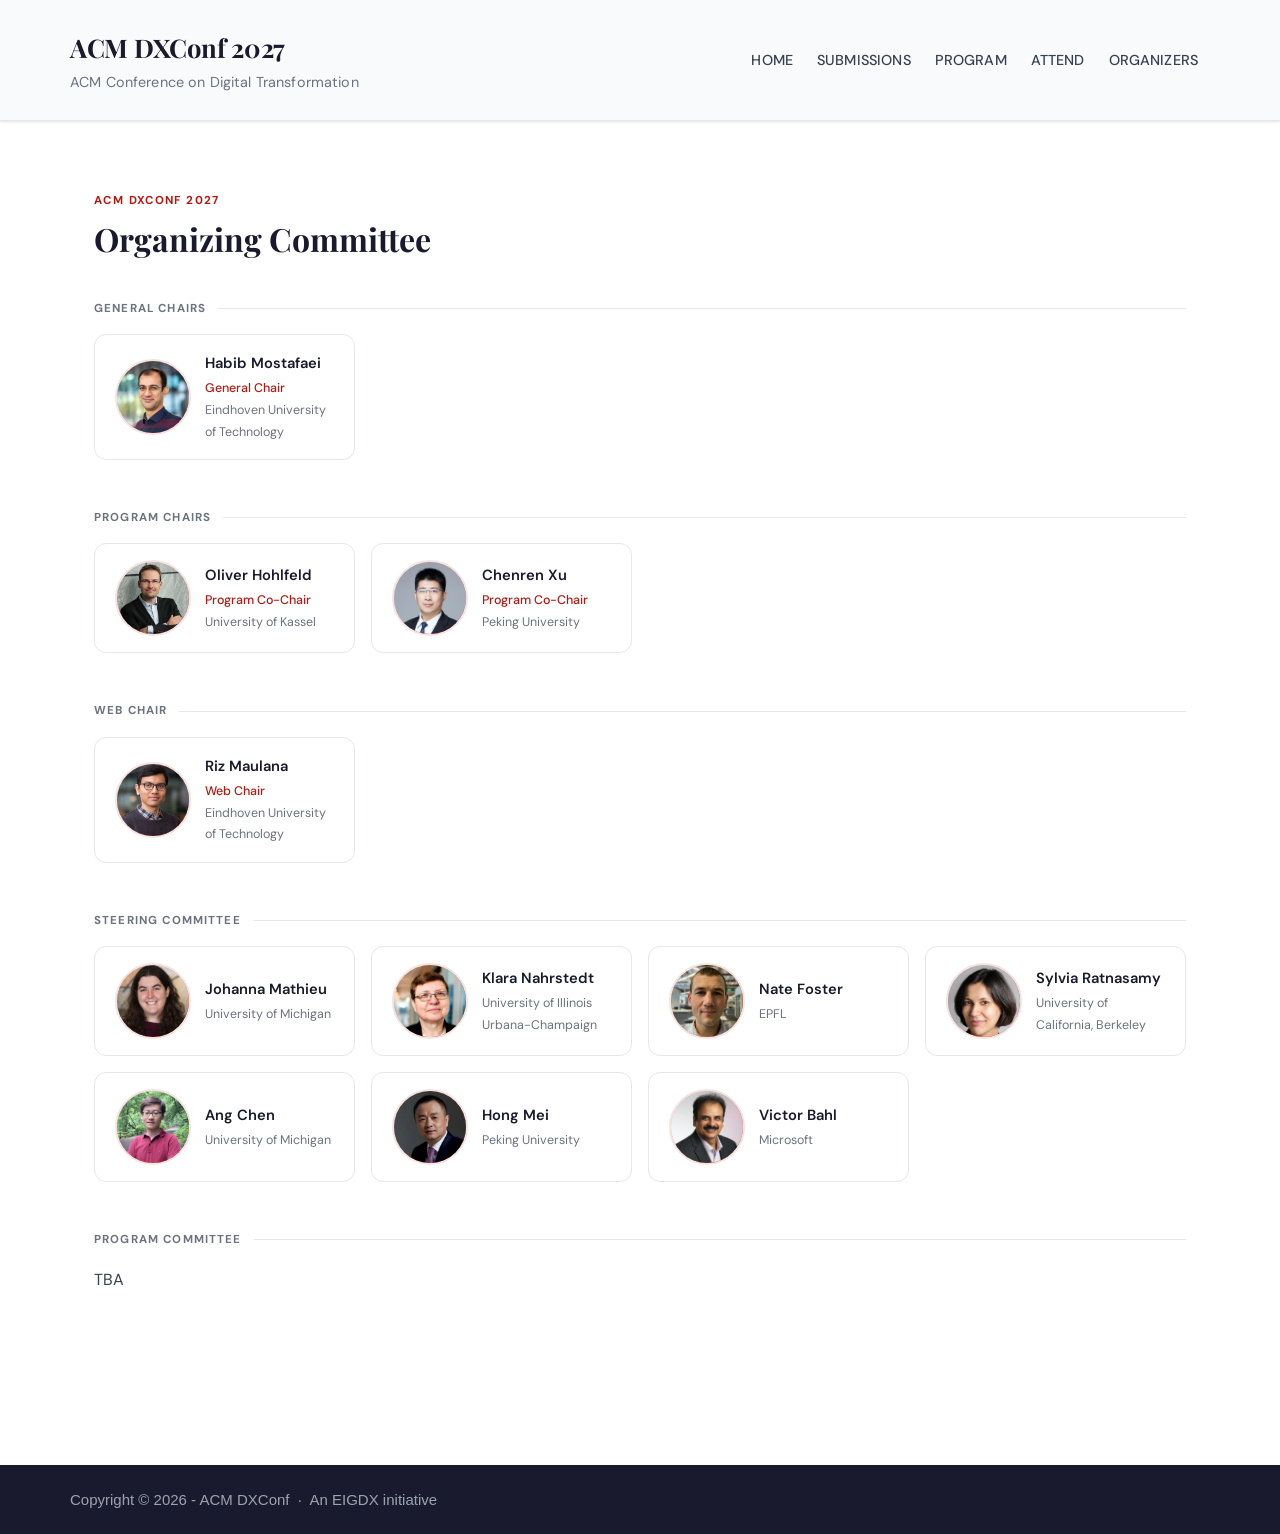
<file: organizers/index.html>
<!DOCTYPE html>
<html lang="en-US">
<head><meta charset="UTF-8">
	
	
	<meta name="viewport" content="width=device-width, initial-scale=1, maximum-scale=5, viewport-fit=cover">
	<link rel="profile" href="https://gmpg.org/xfn/11">

	<title>Organizers – ACM DXConf 2027</title>
<meta name="robots" content="max-image-preview:large">
<link rel="preconnect" href="https://fonts.googleapis.com/">
<link rel="preconnect" href="https://fonts.gstatic.com/" crossorigin>
<link rel="dns-prefetch" href="//fonts.googleapis.com">




<style id="wp-img-auto-sizes-contain-inline-css">
img:is([sizes=auto i],[sizes^="auto," i]){contain-intrinsic-size:3000px 1500px}
/*# sourceURL=wp-img-auto-sizes-contain-inline-css */
</style>
<style id="wp-block-library-inline-css">
:root{--wp-block-synced-color:#7a00df;--wp-block-synced-color--rgb:122,0,223;--wp-bound-block-color:var(--wp-block-synced-color);--wp-editor-canvas-background:#ddd;--wp-admin-theme-color:#007cba;--wp-admin-theme-color--rgb:0,124,186;--wp-admin-theme-color-darker-10:#006ba1;--wp-admin-theme-color-darker-10--rgb:0,107,160.5;--wp-admin-theme-color-darker-20:#005a87;--wp-admin-theme-color-darker-20--rgb:0,90,135;--wp-admin-border-width-focus:2px}@media (min-resolution:192dpi){:root{--wp-admin-border-width-focus:1.5px}}.wp-element-button{cursor:pointer}:root .has-very-light-gray-background-color{background-color:#eee}:root .has-very-dark-gray-background-color{background-color:#313131}:root .has-very-light-gray-color{color:#eee}:root .has-very-dark-gray-color{color:#313131}:root .has-vivid-green-cyan-to-vivid-cyan-blue-gradient-background{background:linear-gradient(135deg,#00d084,#0693e3)}:root .has-purple-crush-gradient-background{background:linear-gradient(135deg,#34e2e4,#4721fb 50%,#ab1dfe)}:root .has-hazy-dawn-gradient-background{background:linear-gradient(135deg,#faaca8,#dad0ec)}:root .has-subdued-olive-gradient-background{background:linear-gradient(135deg,#fafae1,#67a671)}:root .has-atomic-cream-gradient-background{background:linear-gradient(135deg,#fdd79a,#004a59)}:root .has-nightshade-gradient-background{background:linear-gradient(135deg,#330968,#31cdcf)}:root .has-midnight-gradient-background{background:linear-gradient(135deg,#020381,#2874fc)}:root{--wp--preset--font-size--normal:16px;--wp--preset--font-size--huge:42px}.has-regular-font-size{font-size:1em}.has-larger-font-size{font-size:2.625em}.has-normal-font-size{font-size:var(--wp--preset--font-size--normal)}.has-huge-font-size{font-size:var(--wp--preset--font-size--huge)}:root .has-text-align-center{text-align:center}:root .has-text-align-left{text-align:left}:root .has-text-align-right{text-align:right}.has-fit-text{white-space:nowrap!important}#end-resizable-editor-section{display:none}.aligncenter{clear:both}.items-justified-left{justify-content:flex-start}.items-justified-center{justify-content:center}.items-justified-right{justify-content:flex-end}.items-justified-space-between{justify-content:space-between}.screen-reader-text{word-wrap:normal!important;border:0;clip-path:inset(50%);height:1px;margin:-1px;overflow:hidden;padding:0;position:absolute;width:1px;word-break:normal!important}.screen-reader-text:focus{background-color:#ddd;clip-path:none;color:#444;display:block;font-size:1em;height:auto;left:5px;line-height:normal;padding:15px 23px 14px;text-decoration:none;top:5px;width:auto;z-index:100000}html :where(.has-border-color){border-style:solid}html :where([style^=border-color],[style*=";border-color"],[style*="; border-color"]){border-style:solid}html :where([style^=border-top-color],[style*=";border-top-color"],[style*="; border-top-color"]){border-top-style:solid}html :where([style^=border-right-color],[style*=";border-right-color"],[style*="; border-right-color"]){border-right-style:solid}html :where([style^=border-bottom-color],[style*=";border-bottom-color"],[style*="; border-bottom-color"]){border-bottom-style:solid}html :where([style^=border-left-color],[style*=";border-left-color"],[style*="; border-left-color"]){border-left-style:solid}html :where([style^=border-width],[style*=";border-width"],[style*="; border-width"]){border-style:solid}html :where([style^=border-top-width],[style*=";border-top-width"],[style*="; border-top-width"]){border-top-style:solid}html :where([style^=border-right-width],[style*=";border-right-width"],[style*="; border-right-width"]){border-right-style:solid}html :where([style^=border-bottom-width],[style*=";border-bottom-width"],[style*="; border-bottom-width"]){border-bottom-style:solid}html :where([style^=border-left-width],[style*=";border-left-width"],[style*="; border-left-width"]){border-left-style:solid}html :where(img[class*=wp-image-]){height:auto;max-width:100%}:where(figure){margin:0 0 1em}html :where(.is-position-sticky){--wp-admin--admin-bar--position-offset:var(--wp-admin--admin-bar--height,0px)}@media screen and (max-width:600px){html :where(.is-position-sticky){--wp-admin--admin-bar--position-offset:0px}}

/*# sourceURL=/wp-includes/css/dist/block-library/common.min.css */
</style>

<style id="global-styles-inline-css">
:root{--wp--preset--aspect-ratio--square: 1;--wp--preset--aspect-ratio--4-3: 4/3;--wp--preset--aspect-ratio--3-4: 3/4;--wp--preset--aspect-ratio--3-2: 3/2;--wp--preset--aspect-ratio--2-3: 2/3;--wp--preset--aspect-ratio--16-9: 16/9;--wp--preset--aspect-ratio--9-16: 9/16;--wp--preset--color--black: #000000;--wp--preset--color--cyan-bluish-gray: #abb8c3;--wp--preset--color--white: #ffffff;--wp--preset--color--pale-pink: #f78da7;--wp--preset--color--vivid-red: #cf2e2e;--wp--preset--color--luminous-vivid-orange: #ff6900;--wp--preset--color--luminous-vivid-amber: #fcb900;--wp--preset--color--light-green-cyan: #7bdcb5;--wp--preset--color--vivid-green-cyan: #00d084;--wp--preset--color--pale-cyan-blue: #8ed1fc;--wp--preset--color--vivid-cyan-blue: #0693e3;--wp--preset--color--vivid-purple: #9b51e0;--wp--preset--color--palette-color-1: var(--theme-palette-color-1, #FB7258);--wp--preset--color--palette-color-2: var(--theme-palette-color-2, #F74D67);--wp--preset--color--palette-color-3: var(--theme-palette-color-3, #6e6d76);--wp--preset--color--palette-color-4: var(--theme-palette-color-4, #0e0c1b);--wp--preset--color--palette-color-5: var(--theme-palette-color-5, #DFDFE2);--wp--preset--color--palette-color-6: var(--theme-palette-color-6, #F4F4F5);--wp--preset--color--palette-color-7: var(--theme-palette-color-7, #FBFBFB);--wp--preset--color--palette-color-8: var(--theme-palette-color-8, #ffffff);--wp--preset--gradient--vivid-cyan-blue-to-vivid-purple: linear-gradient(135deg,rgb(6,147,227) 0%,rgb(155,81,224) 100%);--wp--preset--gradient--light-green-cyan-to-vivid-green-cyan: linear-gradient(135deg,rgb(122,220,180) 0%,rgb(0,208,130) 100%);--wp--preset--gradient--luminous-vivid-amber-to-luminous-vivid-orange: linear-gradient(135deg,rgb(252,185,0) 0%,rgb(255,105,0) 100%);--wp--preset--gradient--luminous-vivid-orange-to-vivid-red: linear-gradient(135deg,rgb(255,105,0) 0%,rgb(207,46,46) 100%);--wp--preset--gradient--very-light-gray-to-cyan-bluish-gray: linear-gradient(135deg,rgb(238,238,238) 0%,rgb(169,184,195) 100%);--wp--preset--gradient--cool-to-warm-spectrum: linear-gradient(135deg,rgb(74,234,220) 0%,rgb(151,120,209) 20%,rgb(207,42,186) 40%,rgb(238,44,130) 60%,rgb(251,105,98) 80%,rgb(254,248,76) 100%);--wp--preset--gradient--blush-light-purple: linear-gradient(135deg,rgb(255,206,236) 0%,rgb(152,150,240) 100%);--wp--preset--gradient--blush-bordeaux: linear-gradient(135deg,rgb(254,205,165) 0%,rgb(254,45,45) 50%,rgb(107,0,62) 100%);--wp--preset--gradient--luminous-dusk: linear-gradient(135deg,rgb(255,203,112) 0%,rgb(199,81,192) 50%,rgb(65,88,208) 100%);--wp--preset--gradient--pale-ocean: linear-gradient(135deg,rgb(255,245,203) 0%,rgb(182,227,212) 50%,rgb(51,167,181) 100%);--wp--preset--gradient--electric-grass: linear-gradient(135deg,rgb(202,248,128) 0%,rgb(113,206,126) 100%);--wp--preset--gradient--midnight: linear-gradient(135deg,rgb(2,3,129) 0%,rgb(40,116,252) 100%);--wp--preset--gradient--juicy-peach: linear-gradient(to right, #ffecd2 0%, #fcb69f 100%);--wp--preset--gradient--young-passion: linear-gradient(to right, #ff8177 0%, #ff867a 0%, #ff8c7f 21%, #f99185 52%, #cf556c 78%, #b12a5b 100%);--wp--preset--gradient--true-sunset: linear-gradient(to right, #fa709a 0%, #fee140 100%);--wp--preset--gradient--morpheus-den: linear-gradient(to top, #30cfd0 0%, #330867 100%);--wp--preset--gradient--plum-plate: linear-gradient(135deg, #667eea 0%, #764ba2 100%);--wp--preset--gradient--aqua-splash: linear-gradient(15deg, #13547a 0%, #80d0c7 100%);--wp--preset--gradient--love-kiss: linear-gradient(to top, #ff0844 0%, #ffb199 100%);--wp--preset--gradient--new-retrowave: linear-gradient(to top, #3b41c5 0%, #a981bb 49%, #ffc8a9 100%);--wp--preset--gradient--plum-bath: linear-gradient(to top, #cc208e 0%, #6713d2 100%);--wp--preset--gradient--high-flight: linear-gradient(to right, #0acffe 0%, #495aff 100%);--wp--preset--gradient--teen-party: linear-gradient(135deg, #FF057C 0%, #8D0B93 50%, #321575 100%);--wp--preset--gradient--fabled-sunset: linear-gradient(135deg, #231557 0%, #44107A 29%, #FF1361 67%, #FFF800 100%);--wp--preset--gradient--arielle-smile: radial-gradient(circle 248px at center, #16d9e3 0%, #30c7ec 47%, #46aef7 100%);--wp--preset--gradient--itmeo-branding: linear-gradient(180deg, #2af598 0%, #009efd 100%);--wp--preset--gradient--deep-blue: linear-gradient(to right, #6a11cb 0%, #2575fc 100%);--wp--preset--gradient--strong-bliss: linear-gradient(to right, #f78ca0 0%, #f9748f 19%, #fd868c 60%, #fe9a8b 100%);--wp--preset--gradient--sweet-period: linear-gradient(to top, #3f51b1 0%, #5a55ae 13%, #7b5fac 25%, #8f6aae 38%, #a86aa4 50%, #cc6b8e 62%, #f18271 75%, #f3a469 87%, #f7c978 100%);--wp--preset--gradient--purple-division: linear-gradient(to top, #7028e4 0%, #e5b2ca 100%);--wp--preset--gradient--cold-evening: linear-gradient(to top, #0c3483 0%, #a2b6df 100%, #6b8cce 100%, #a2b6df 100%);--wp--preset--gradient--mountain-rock: linear-gradient(to right, #868f96 0%, #596164 100%);--wp--preset--gradient--desert-hump: linear-gradient(to top, #c79081 0%, #dfa579 100%);--wp--preset--gradient--ethernal-constance: linear-gradient(to top, #09203f 0%, #537895 100%);--wp--preset--gradient--happy-memories: linear-gradient(300deg, #ff5858 0%, #f09819 100%);--wp--preset--gradient--grown-early: linear-gradient(to top, #0ba360 0%, #3cba92 100%);--wp--preset--gradient--morning-salad: linear-gradient(135deg, #B7F8DB 0%, #50A7C2 100%);--wp--preset--gradient--night-call: linear-gradient(135deg, #AC32E4 0%, #7918F2 48%, #4801FF 100%);--wp--preset--gradient--mind-crawl: linear-gradient(135deg, #473B7B 0%, #3584A7 51%, #30D2BE 100%);--wp--preset--gradient--angel-care: linear-gradient(135deg, #FFE29F 0%, #FFA99F 48%, #FF719A 100%);--wp--preset--gradient--juicy-cake: linear-gradient(to top, #e14fad 0%, #f9d423 100%);--wp--preset--gradient--rich-metal: linear-gradient(to right, #d7d2cc 0%, #304352 100%);--wp--preset--gradient--mole-hall: linear-gradient(340deg, #616161 0%, #9bc5c3 100%);--wp--preset--gradient--cloudy-knoxville: linear-gradient(120deg, #fdfbfb 0%, #ebedee 100%);--wp--preset--gradient--soft-grass: linear-gradient(to top, #c1dfc4 0%, #deecdd 100%);--wp--preset--gradient--saint-petersburg: linear-gradient(135deg, #f5f7fa 0%, #c3cfe2 100%);--wp--preset--gradient--everlasting-sky: linear-gradient(135deg, #fdfcfb 0%, #e2d1c3 100%);--wp--preset--gradient--kind-steel: linear-gradient(340deg, #e9defa 0%, #fbfcdb 100%);--wp--preset--gradient--over-sun: linear-gradient(60deg, #abecd6 0%, #fbed96 100%);--wp--preset--gradient--premium-white: linear-gradient(to top, #d5d4d0 0%, #d5d4d0 1%, #eeeeec 31%, #efeeec 75%, #e9e9e7 100%);--wp--preset--gradient--clean-mirror: linear-gradient(45deg, #93a5cf 0%, #e4efe9 100%);--wp--preset--gradient--wild-apple: linear-gradient(to top, #d299c2 0%, #fef9d7 100%);--wp--preset--gradient--snow-again: linear-gradient(to top, #e6e9f0 0%, #eef1f5 100%);--wp--preset--gradient--confident-cloud: linear-gradient(to top, #dad4ec 0%, #dad4ec 1%, #f3e7e9 100%);--wp--preset--gradient--glass-water: linear-gradient(to top, #dfe9f3 0%, white 100%);--wp--preset--gradient--perfect-white: linear-gradient(135deg, #E3FDF5 0%, #FFE6FA 100%);--wp--preset--font-size--small: 13px;--wp--preset--font-size--medium: 20px;--wp--preset--font-size--large: clamp(22px, 1.375rem + ((1vw - 3.2px) * 0.625), 30px);--wp--preset--font-size--x-large: clamp(30px, 1.875rem + ((1vw - 3.2px) * 1.563), 50px);--wp--preset--font-size--xx-large: clamp(45px, 2.813rem + ((1vw - 3.2px) * 2.734), 80px);--wp--preset--spacing--20: 0.44rem;--wp--preset--spacing--30: 0.67rem;--wp--preset--spacing--40: 1rem;--wp--preset--spacing--50: 1.5rem;--wp--preset--spacing--60: 2.25rem;--wp--preset--spacing--70: 3.38rem;--wp--preset--spacing--80: 5.06rem;--wp--preset--shadow--natural: 6px 6px 9px rgba(0, 0, 0, 0.2);--wp--preset--shadow--deep: 12px 12px 50px rgba(0, 0, 0, 0.4);--wp--preset--shadow--sharp: 6px 6px 0px rgba(0, 0, 0, 0.2);--wp--preset--shadow--outlined: 6px 6px 0px -3px rgb(255, 255, 255), 6px 6px rgb(0, 0, 0);--wp--preset--shadow--crisp: 6px 6px 0px rgb(0, 0, 0);}.wp-block-button{--wp--preset--dimension--25: 25%;--wp--preset--dimension--50: 50%;--wp--preset--dimension--75: 75%;--wp--preset--dimension--100: 100%;}:root { --wp--style--global--content-size: var(--theme-block-max-width);--wp--style--global--wide-size: var(--theme-block-wide-max-width); }:where(body) { margin: 0; }.wp-site-blocks > .alignleft { float: left; margin-right: 2em; }.wp-site-blocks > .alignright { float: right; margin-left: 2em; }.wp-site-blocks > .aligncenter { justify-content: center; margin-left: auto; margin-right: auto; }:where(.wp-site-blocks) > * { margin-block-start: var(--theme-content-spacing); margin-block-end: 0; }:where(.wp-site-blocks) > :first-child { margin-block-start: 0; }:where(.wp-site-blocks) > :last-child { margin-block-end: 0; }:root { --wp--style--block-gap: var(--theme-content-spacing); }:root :where(.is-layout-flow) > :first-child{margin-block-start: 0;}:root :where(.is-layout-flow) > :last-child{margin-block-end: 0;}:root :where(.is-layout-flow) > *{margin-block-start: var(--theme-content-spacing);margin-block-end: 0;}:root :where(.is-layout-constrained) > :first-child{margin-block-start: 0;}:root :where(.is-layout-constrained) > :last-child{margin-block-end: 0;}:root :where(.is-layout-constrained) > *{margin-block-start: var(--theme-content-spacing);margin-block-end: 0;}:root :where(.is-layout-flex){gap: var(--theme-content-spacing);}:root :where(.is-layout-grid){gap: var(--theme-content-spacing);}.is-layout-flow > .alignleft{float: left;margin-inline-start: 0;margin-inline-end: 2em;}.is-layout-flow > .alignright{float: right;margin-inline-start: 2em;margin-inline-end: 0;}.is-layout-flow > .aligncenter{margin-left: auto !important;margin-right: auto !important;}.is-layout-constrained > .alignleft{float: left;margin-inline-start: 0;margin-inline-end: 2em;}.is-layout-constrained > .alignright{float: right;margin-inline-start: 2em;margin-inline-end: 0;}.is-layout-constrained > .aligncenter{margin-left: auto !important;margin-right: auto !important;}.is-layout-constrained > :where(:not(.alignleft):not(.alignright):not(.alignfull)){max-width: var(--wp--style--global--content-size);margin-left: auto !important;margin-right: auto !important;}.is-layout-constrained > .alignwide{max-width: var(--wp--style--global--wide-size);}body .is-layout-flex{display: flex;}.is-layout-flex{flex-wrap: wrap;align-items: center;}.is-layout-flex > :is(*, div){margin: 0;}body .is-layout-grid{display: grid;}.is-layout-grid > :is(*, div){margin: 0;}body{padding-top: 0px;padding-right: 0px;padding-bottom: 0px;padding-left: 0px;}:root :where(.wp-element-button, .wp-block-button__link){font-style: inherit;font-weight: inherit;letter-spacing: inherit;text-transform: inherit;}.has-black-color{color: var(--wp--preset--color--black) !important;}.has-cyan-bluish-gray-color{color: var(--wp--preset--color--cyan-bluish-gray) !important;}.has-white-color{color: var(--wp--preset--color--white) !important;}.has-pale-pink-color{color: var(--wp--preset--color--pale-pink) !important;}.has-vivid-red-color{color: var(--wp--preset--color--vivid-red) !important;}.has-luminous-vivid-orange-color{color: var(--wp--preset--color--luminous-vivid-orange) !important;}.has-luminous-vivid-amber-color{color: var(--wp--preset--color--luminous-vivid-amber) !important;}.has-light-green-cyan-color{color: var(--wp--preset--color--light-green-cyan) !important;}.has-vivid-green-cyan-color{color: var(--wp--preset--color--vivid-green-cyan) !important;}.has-pale-cyan-blue-color{color: var(--wp--preset--color--pale-cyan-blue) !important;}.has-vivid-cyan-blue-color{color: var(--wp--preset--color--vivid-cyan-blue) !important;}.has-vivid-purple-color{color: var(--wp--preset--color--vivid-purple) !important;}.has-palette-color-1-color{color: var(--wp--preset--color--palette-color-1) !important;}.has-palette-color-2-color{color: var(--wp--preset--color--palette-color-2) !important;}.has-palette-color-3-color{color: var(--wp--preset--color--palette-color-3) !important;}.has-palette-color-4-color{color: var(--wp--preset--color--palette-color-4) !important;}.has-palette-color-5-color{color: var(--wp--preset--color--palette-color-5) !important;}.has-palette-color-6-color{color: var(--wp--preset--color--palette-color-6) !important;}.has-palette-color-7-color{color: var(--wp--preset--color--palette-color-7) !important;}.has-palette-color-8-color{color: var(--wp--preset--color--palette-color-8) !important;}.has-black-background-color{background-color: var(--wp--preset--color--black) !important;}.has-cyan-bluish-gray-background-color{background-color: var(--wp--preset--color--cyan-bluish-gray) !important;}.has-white-background-color{background-color: var(--wp--preset--color--white) !important;}.has-pale-pink-background-color{background-color: var(--wp--preset--color--pale-pink) !important;}.has-vivid-red-background-color{background-color: var(--wp--preset--color--vivid-red) !important;}.has-luminous-vivid-orange-background-color{background-color: var(--wp--preset--color--luminous-vivid-orange) !important;}.has-luminous-vivid-amber-background-color{background-color: var(--wp--preset--color--luminous-vivid-amber) !important;}.has-light-green-cyan-background-color{background-color: var(--wp--preset--color--light-green-cyan) !important;}.has-vivid-green-cyan-background-color{background-color: var(--wp--preset--color--vivid-green-cyan) !important;}.has-pale-cyan-blue-background-color{background-color: var(--wp--preset--color--pale-cyan-blue) !important;}.has-vivid-cyan-blue-background-color{background-color: var(--wp--preset--color--vivid-cyan-blue) !important;}.has-vivid-purple-background-color{background-color: var(--wp--preset--color--vivid-purple) !important;}.has-palette-color-1-background-color{background-color: var(--wp--preset--color--palette-color-1) !important;}.has-palette-color-2-background-color{background-color: var(--wp--preset--color--palette-color-2) !important;}.has-palette-color-3-background-color{background-color: var(--wp--preset--color--palette-color-3) !important;}.has-palette-color-4-background-color{background-color: var(--wp--preset--color--palette-color-4) !important;}.has-palette-color-5-background-color{background-color: var(--wp--preset--color--palette-color-5) !important;}.has-palette-color-6-background-color{background-color: var(--wp--preset--color--palette-color-6) !important;}.has-palette-color-7-background-color{background-color: var(--wp--preset--color--palette-color-7) !important;}.has-palette-color-8-background-color{background-color: var(--wp--preset--color--palette-color-8) !important;}.has-black-border-color{border-color: var(--wp--preset--color--black) !important;}.has-cyan-bluish-gray-border-color{border-color: var(--wp--preset--color--cyan-bluish-gray) !important;}.has-white-border-color{border-color: var(--wp--preset--color--white) !important;}.has-pale-pink-border-color{border-color: var(--wp--preset--color--pale-pink) !important;}.has-vivid-red-border-color{border-color: var(--wp--preset--color--vivid-red) !important;}.has-luminous-vivid-orange-border-color{border-color: var(--wp--preset--color--luminous-vivid-orange) !important;}.has-luminous-vivid-amber-border-color{border-color: var(--wp--preset--color--luminous-vivid-amber) !important;}.has-light-green-cyan-border-color{border-color: var(--wp--preset--color--light-green-cyan) !important;}.has-vivid-green-cyan-border-color{border-color: var(--wp--preset--color--vivid-green-cyan) !important;}.has-pale-cyan-blue-border-color{border-color: var(--wp--preset--color--pale-cyan-blue) !important;}.has-vivid-cyan-blue-border-color{border-color: var(--wp--preset--color--vivid-cyan-blue) !important;}.has-vivid-purple-border-color{border-color: var(--wp--preset--color--vivid-purple) !important;}.has-palette-color-1-border-color{border-color: var(--wp--preset--color--palette-color-1) !important;}.has-palette-color-2-border-color{border-color: var(--wp--preset--color--palette-color-2) !important;}.has-palette-color-3-border-color{border-color: var(--wp--preset--color--palette-color-3) !important;}.has-palette-color-4-border-color{border-color: var(--wp--preset--color--palette-color-4) !important;}.has-palette-color-5-border-color{border-color: var(--wp--preset--color--palette-color-5) !important;}.has-palette-color-6-border-color{border-color: var(--wp--preset--color--palette-color-6) !important;}.has-palette-color-7-border-color{border-color: var(--wp--preset--color--palette-color-7) !important;}.has-palette-color-8-border-color{border-color: var(--wp--preset--color--palette-color-8) !important;}.has-vivid-cyan-blue-to-vivid-purple-gradient-background{background: var(--wp--preset--gradient--vivid-cyan-blue-to-vivid-purple) !important;}.has-light-green-cyan-to-vivid-green-cyan-gradient-background{background: var(--wp--preset--gradient--light-green-cyan-to-vivid-green-cyan) !important;}.has-luminous-vivid-amber-to-luminous-vivid-orange-gradient-background{background: var(--wp--preset--gradient--luminous-vivid-amber-to-luminous-vivid-orange) !important;}.has-luminous-vivid-orange-to-vivid-red-gradient-background{background: var(--wp--preset--gradient--luminous-vivid-orange-to-vivid-red) !important;}.has-very-light-gray-to-cyan-bluish-gray-gradient-background{background: var(--wp--preset--gradient--very-light-gray-to-cyan-bluish-gray) !important;}.has-cool-to-warm-spectrum-gradient-background{background: var(--wp--preset--gradient--cool-to-warm-spectrum) !important;}.has-blush-light-purple-gradient-background{background: var(--wp--preset--gradient--blush-light-purple) !important;}.has-blush-bordeaux-gradient-background{background: var(--wp--preset--gradient--blush-bordeaux) !important;}.has-luminous-dusk-gradient-background{background: var(--wp--preset--gradient--luminous-dusk) !important;}.has-pale-ocean-gradient-background{background: var(--wp--preset--gradient--pale-ocean) !important;}.has-electric-grass-gradient-background{background: var(--wp--preset--gradient--electric-grass) !important;}.has-midnight-gradient-background{background: var(--wp--preset--gradient--midnight) !important;}.has-juicy-peach-gradient-background{background: var(--wp--preset--gradient--juicy-peach) !important;}.has-young-passion-gradient-background{background: var(--wp--preset--gradient--young-passion) !important;}.has-true-sunset-gradient-background{background: var(--wp--preset--gradient--true-sunset) !important;}.has-morpheus-den-gradient-background{background: var(--wp--preset--gradient--morpheus-den) !important;}.has-plum-plate-gradient-background{background: var(--wp--preset--gradient--plum-plate) !important;}.has-aqua-splash-gradient-background{background: var(--wp--preset--gradient--aqua-splash) !important;}.has-love-kiss-gradient-background{background: var(--wp--preset--gradient--love-kiss) !important;}.has-new-retrowave-gradient-background{background: var(--wp--preset--gradient--new-retrowave) !important;}.has-plum-bath-gradient-background{background: var(--wp--preset--gradient--plum-bath) !important;}.has-high-flight-gradient-background{background: var(--wp--preset--gradient--high-flight) !important;}.has-teen-party-gradient-background{background: var(--wp--preset--gradient--teen-party) !important;}.has-fabled-sunset-gradient-background{background: var(--wp--preset--gradient--fabled-sunset) !important;}.has-arielle-smile-gradient-background{background: var(--wp--preset--gradient--arielle-smile) !important;}.has-itmeo-branding-gradient-background{background: var(--wp--preset--gradient--itmeo-branding) !important;}.has-deep-blue-gradient-background{background: var(--wp--preset--gradient--deep-blue) !important;}.has-strong-bliss-gradient-background{background: var(--wp--preset--gradient--strong-bliss) !important;}.has-sweet-period-gradient-background{background: var(--wp--preset--gradient--sweet-period) !important;}.has-purple-division-gradient-background{background: var(--wp--preset--gradient--purple-division) !important;}.has-cold-evening-gradient-background{background: var(--wp--preset--gradient--cold-evening) !important;}.has-mountain-rock-gradient-background{background: var(--wp--preset--gradient--mountain-rock) !important;}.has-desert-hump-gradient-background{background: var(--wp--preset--gradient--desert-hump) !important;}.has-ethernal-constance-gradient-background{background: var(--wp--preset--gradient--ethernal-constance) !important;}.has-happy-memories-gradient-background{background: var(--wp--preset--gradient--happy-memories) !important;}.has-grown-early-gradient-background{background: var(--wp--preset--gradient--grown-early) !important;}.has-morning-salad-gradient-background{background: var(--wp--preset--gradient--morning-salad) !important;}.has-night-call-gradient-background{background: var(--wp--preset--gradient--night-call) !important;}.has-mind-crawl-gradient-background{background: var(--wp--preset--gradient--mind-crawl) !important;}.has-angel-care-gradient-background{background: var(--wp--preset--gradient--angel-care) !important;}.has-juicy-cake-gradient-background{background: var(--wp--preset--gradient--juicy-cake) !important;}.has-rich-metal-gradient-background{background: var(--wp--preset--gradient--rich-metal) !important;}.has-mole-hall-gradient-background{background: var(--wp--preset--gradient--mole-hall) !important;}.has-cloudy-knoxville-gradient-background{background: var(--wp--preset--gradient--cloudy-knoxville) !important;}.has-soft-grass-gradient-background{background: var(--wp--preset--gradient--soft-grass) !important;}.has-saint-petersburg-gradient-background{background: var(--wp--preset--gradient--saint-petersburg) !important;}.has-everlasting-sky-gradient-background{background: var(--wp--preset--gradient--everlasting-sky) !important;}.has-kind-steel-gradient-background{background: var(--wp--preset--gradient--kind-steel) !important;}.has-over-sun-gradient-background{background: var(--wp--preset--gradient--over-sun) !important;}.has-premium-white-gradient-background{background: var(--wp--preset--gradient--premium-white) !important;}.has-clean-mirror-gradient-background{background: var(--wp--preset--gradient--clean-mirror) !important;}.has-wild-apple-gradient-background{background: var(--wp--preset--gradient--wild-apple) !important;}.has-snow-again-gradient-background{background: var(--wp--preset--gradient--snow-again) !important;}.has-confident-cloud-gradient-background{background: var(--wp--preset--gradient--confident-cloud) !important;}.has-glass-water-gradient-background{background: var(--wp--preset--gradient--glass-water) !important;}.has-perfect-white-gradient-background{background: var(--wp--preset--gradient--perfect-white) !important;}.has-small-font-size{font-size: var(--wp--preset--font-size--small) !important;}.has-medium-font-size{font-size: var(--wp--preset--font-size--medium) !important;}.has-large-font-size{font-size: var(--wp--preset--font-size--large) !important;}.has-x-large-font-size{font-size: var(--wp--preset--font-size--x-large) !important;}.has-xx-large-font-size{font-size: var(--wp--preset--font-size--xx-large) !important;}
/*# sourceURL=global-styles-inline-css */
</style>

<link rel="stylesheet" id="ct-main-styles-css" href="/wp-content/themes/blocksy/static/bundle/main.min.css?ver=2.1.61" media="all">
<link rel="stylesheet" id="eigdx-google-fonts-css" href="https://fonts.googleapis.com/css2?family=Playfair+Display:ital,wght@0,400;0,600;0,700;0,800;1,400&amp;family=DM+Sans:opsz,wght@9..40,300;9..40,400;9..40,500;9..40,600&amp;display=swap" media="all">
<link rel="stylesheet" id="blocksy-parent-style-css" href="/wp-content/themes/blocksy/style.css?ver=7.1.4" media="all">
<link rel="stylesheet" id="eigdx-style-css" href="/wp-content/themes/dxconf/style.css?ver=1794406585" media="all">
<link rel="EditURI" type="application/rsd+xml" title="RSD" href="/xmlrpc.php?rsd">
<meta name="generator" content="WordPress 7.1.4">
<link rel="canonical" href="/organizers/">
<link rel="shortlink" href="/?p=10">
<noscript><link rel="stylesheet" href="/wp-content/themes/blocksy/static/bundle/no-scripts.min.css" type="text/css"></noscript>
<style id="ct-main-styles-inline-css">[data-header*="type-1"] .ct-header [data-id="logo"] .site-title {--theme-font-weight:700;--theme-font-style:normal;--theme-font-size:25px;--theme-line-height:1.5;--theme-link-initial-color:var(--theme-palette-color-4);} [data-header*="type-1"] .ct-header [data-id="logo"] .site-description {--theme-font-weight:500;--theme-font-style:normal;--theme-font-size:13px;} [data-header*="type-1"] .ct-header [data-id="menu"] > ul > li > a {--theme-font-weight:700;--theme-font-style:normal;--theme-text-transform:uppercase;--theme-font-size:12px;--theme-line-height:1.3;--theme-link-initial-color:var(--theme-text-color);} [data-header*="type-1"] .ct-header [data-id="menu"] .sub-menu .ct-menu-link {--theme-link-initial-color:var(--theme-palette-color-8);--theme-font-weight:500;--theme-font-style:normal;--theme-font-size:12px;} [data-header*="type-1"] .ct-header [data-id="menu"] .sub-menu {--dropdown-divider:1px dashed rgba(255, 255, 255, 0.1);--theme-box-shadow:0px 10px 20px rgba(41, 51, 61, 0.1);--theme-border-radius:0px 0px 2px 2px;} [data-header*="type-1"] .ct-header [data-row*="middle"] {--height:120px;background-color:var(--theme-palette-color-8);background-image:none;--theme-border-top:none;--theme-border-bottom:none;--theme-box-shadow:none;} [data-header*="type-1"] .ct-header [data-row*="middle"] > div {--theme-border-top:none;--theme-border-bottom:none;} [data-header*="type-1"] [data-id="mobile-menu"] {--theme-font-weight:700;--theme-font-style:normal;--theme-font-size:20px;--theme-link-initial-color:#ffffff;--mobile-menu-divider:none;} [data-header*="type-1"] #offcanvas {--theme-box-shadow:0px 0px 70px rgba(0, 0, 0, 0.35);--side-panel-width:500px;--panel-content-height:100%;} [data-header*="type-1"] #offcanvas .ct-panel-inner {background-color:rgba(18, 21, 25, 0.98);} [data-header*="type-1"] [data-id="trigger"] {--theme-icon-size:18px;--toggle-button-radius:3px;} [data-header*="type-1"] [data-id="trigger"]:not([data-design="simple"]) {--toggle-button-padding:10px;} [data-header*="type-1"] [data-id="trigger"] .ct-label {--theme-font-weight:600;--theme-font-style:normal;--theme-text-transform:uppercase;--theme-font-size:12px;} [data-header*="type-1"] {--header-height:120px;} [data-header*="type-1"] .ct-header {background-image:none;} [data-footer*="type-1"] .ct-footer [data-row*="bottom"] > div {--container-spacing:25px;--theme-border:none;--theme-border-top:none;--theme-border-bottom:none;--grid-template-columns:initial;} [data-footer*="type-1"] .ct-footer [data-row*="bottom"] .widget-title {--theme-font-size:16px;} [data-footer*="type-1"] .ct-footer [data-row*="bottom"] {--theme-border-top:none;--theme-border-bottom:none;background-color:transparent;} [data-footer*="type-1"] [data-id="copyright"] {--theme-font-weight:400;--theme-font-style:normal;--theme-font-size:15px;--theme-line-height:1.3;} [data-footer*="type-1"][data-footer*="reveal"] .site-main {--footer-box-shadow:0px 30px 50px rgba(0, 0, 0, 0.1);} [data-footer*="type-1"] .ct-footer {background-color:var(--theme-palette-color-6);} [data-footer*="type-1"] footer.ct-container {--footer-container-bottom-offset:50px;--footer-container-padding:0px 35px;}:root {--theme-font-family:var(--theme-font-stack-default);--theme-font-weight:400;--theme-font-style:normal;--theme-text-transform:none;--theme-text-decoration:none;--theme-font-size:16px;--theme-line-height:1.65;--theme-letter-spacing:0em;--theme-button-font-weight:500;--theme-button-font-style:normal;--theme-button-font-size:15px;--has-classic-forms:var(--true);--has-modern-forms:var(--false);--theme-form-field-border-initial-color:var(--theme-border-color);--theme-form-field-border-focus-color:var(--theme-palette-color-1);--theme-form-selection-field-initial-color:var(--theme-border-color);--theme-form-selection-field-active-color:var(--theme-palette-color-1);--theme-palette-color-1:#FB7258;--theme-palette-color-2:#F74D67;--theme-palette-color-3:#6e6d76;--theme-palette-color-4:#0e0c1b;--theme-palette-color-5:#DFDFE2;--theme-palette-color-6:#F4F4F5;--theme-palette-color-7:#FBFBFB;--theme-palette-color-8:#ffffff;--theme-text-color:var(--theme-palette-color-3);--theme-link-initial-color:var(--theme-palette-color-1);--theme-link-hover-color:var(--theme-palette-color-2);--theme-selection-text-color:#ffffff;--theme-selection-background-color:var(--theme-palette-color-1);--theme-border-color:var(--theme-palette-color-5);--theme-headings-color:var(--theme-palette-color-4);--theme-content-spacing:1.5em;--theme-button-min-height:40px;--theme-button-shadow:none;--theme-button-transform:none;--theme-button-text-initial-color:#ffffff;--theme-button-text-hover-color:#ffffff;--theme-button-background-initial-color:var(--theme-palette-color-1);--theme-button-background-hover-color:var(--theme-palette-color-2);--theme-button-border:none;--theme-button-padding:5px 20px;--theme-normal-container-max-width:1290px;--theme-content-vertical-spacing:60px;--theme-container-edge-spacing:90vw;--theme-narrow-container-max-width:750px;--theme-wide-offset:130px;}h1 {--theme-font-weight:700;--theme-font-style:normal;--theme-font-size:40px;--theme-line-height:1.5;}h2 {--theme-font-weight:700;--theme-font-style:normal;--theme-font-size:35px;--theme-line-height:1.5;}h3 {--theme-font-weight:700;--theme-font-style:normal;--theme-font-size:30px;--theme-line-height:1.5;}h4 {--theme-font-weight:700;--theme-font-style:normal;--theme-font-size:25px;--theme-line-height:1.5;}h5 {--theme-font-weight:700;--theme-font-style:normal;--theme-font-size:20px;--theme-line-height:1.5;}h6 {--theme-font-weight:700;--theme-font-style:normal;--theme-font-size:16px;--theme-line-height:1.5;}.wp-block-pullquote {--theme-font-family:Georgia;--theme-font-weight:600;--theme-font-style:normal;--theme-font-size:25px;}pre, code, samp, kbd {--theme-font-family:monospace;--theme-font-weight:400;--theme-font-style:normal;--theme-font-size:16px;}figcaption {--theme-font-size:14px;}.ct-sidebar .widget-title {--theme-font-size:20px;}.ct-breadcrumbs {--theme-font-weight:600;--theme-font-style:normal;--theme-text-transform:uppercase;--theme-font-size:12px;}body {background-color:var(--theme-palette-color-7);background-image:none;} [data-prefix="single_blog_post"] .entry-header .page-title {--theme-font-size:30px;} [data-prefix="single_blog_post"] .entry-header .entry-meta {--theme-font-weight:600;--theme-font-style:normal;--theme-text-transform:uppercase;--theme-font-size:12px;--theme-line-height:1.3;} [data-prefix="categories"] .entry-header .page-title {--theme-font-size:30px;} [data-prefix="categories"] .entry-header .entry-meta {--theme-font-weight:600;--theme-font-style:normal;--theme-text-transform:uppercase;--theme-font-size:12px;--theme-line-height:1.3;} [data-prefix="search"] .entry-header .page-title {--theme-font-size:30px;} [data-prefix="search"] .entry-header .entry-meta {--theme-font-weight:600;--theme-font-style:normal;--theme-text-transform:uppercase;--theme-font-size:12px;--theme-line-height:1.3;} [data-prefix="author"] .entry-header .page-title {--theme-font-size:30px;} [data-prefix="author"] .entry-header .entry-meta {--theme-font-weight:600;--theme-font-style:normal;--theme-text-transform:uppercase;--theme-font-size:12px;--theme-line-height:1.3;} [data-prefix="author"] .hero-section[data-type="type-2"] {background-color:var(--theme-palette-color-6);background-image:none;--container-padding:50px 0px;} [data-prefix="blog"] .entries {--grid-template-columns:repeat(3, minmax(0, 1fr));} [data-prefix="blog"] .entry-card .entry-title {--theme-font-size:20px;--theme-line-height:1.3;} [data-prefix="blog"] .entry-card .entry-meta {--theme-font-weight:600;--theme-font-style:normal;--theme-text-transform:uppercase;--theme-font-size:12px;} [data-prefix="blog"] .entry-card {background-color:var(--theme-palette-color-8);--theme-box-shadow:0px 12px 18px -6px rgba(34, 56, 101, 0.04);} [data-prefix="blog"] [data-archive="default"] .card-content .entry-meta[data-id="meta_1"] {--card-element-spacing:15px;} [data-prefix="blog"] [data-archive="default"] .card-content .ct-media-container {--card-element-spacing:30px;} [data-prefix="blog"] [data-archive="default"] .card-content .entry-meta[data-id="meta_2"] {--card-element-spacing:15px;} [data-prefix="categories"] .entries {--grid-template-columns:repeat(3, minmax(0, 1fr));} [data-prefix="categories"] .entry-card .entry-title {--theme-font-size:20px;--theme-line-height:1.3;} [data-prefix="categories"] .entry-card .entry-meta {--theme-font-weight:600;--theme-font-style:normal;--theme-text-transform:uppercase;--theme-font-size:12px;} [data-prefix="categories"] .entry-card {background-color:var(--theme-palette-color-8);--theme-box-shadow:0px 12px 18px -6px rgba(34, 56, 101, 0.04);} [data-prefix="categories"] [data-archive="default"] .card-content .entry-meta[data-id="meta_1"] {--card-element-spacing:15px;} [data-prefix="categories"] [data-archive="default"] .card-content .ct-media-container {--card-element-spacing:30px;} [data-prefix="categories"] [data-archive="default"] .card-content .entry-meta[data-id="meta_2"] {--card-element-spacing:15px;} [data-prefix="author"] .entries {--grid-template-columns:repeat(3, minmax(0, 1fr));} [data-prefix="author"] .entry-card .entry-title {--theme-font-size:20px;--theme-line-height:1.3;} [data-prefix="author"] .entry-card .entry-meta {--theme-font-weight:600;--theme-font-style:normal;--theme-text-transform:uppercase;--theme-font-size:12px;} [data-prefix="author"] .entry-card {background-color:var(--theme-palette-color-8);--theme-box-shadow:0px 12px 18px -6px rgba(34, 56, 101, 0.04);} [data-prefix="author"] [data-archive="default"] .card-content .entry-meta[data-id="meta_1"] {--card-element-spacing:15px;} [data-prefix="author"] [data-archive="default"] .card-content .ct-media-container {--card-element-spacing:30px;} [data-prefix="author"] [data-archive="default"] .card-content .entry-meta[data-id="meta_2"] {--card-element-spacing:15px;} [data-prefix="search"] .entries {--grid-template-columns:repeat(3, minmax(0, 1fr));} [data-prefix="search"] .entry-card .entry-title {--theme-font-size:20px;--theme-line-height:1.3;} [data-prefix="search"] .entry-card .entry-meta {--theme-font-weight:600;--theme-font-style:normal;--theme-text-transform:uppercase;--theme-font-size:12px;} [data-prefix="search"] .entry-card {background-color:var(--theme-palette-color-8);--theme-box-shadow:0px 12px 18px -6px rgba(34, 56, 101, 0.04);} [data-prefix="search"] [data-archive="default"] .card-content .entry-meta[data-id="meta_1"] {--card-element-spacing:15px;} [data-prefix="search"] [data-archive="default"] .card-content .ct-media-container {--card-element-spacing:30px;} [data-prefix="search"] [data-archive="default"] .card-content .entry-meta[data-id="meta_2"] {--card-element-spacing:15px;}form textarea {--theme-form-field-height:170px;}.ct-sidebar {--theme-link-initial-color:var(--theme-text-color);}aside[data-type="type-3"] {--theme-border:1px solid rgba(224, 229, 235, 0.8);} [data-prefix="single_blog_post"] [class*="ct-container"] > article[class*="post"] {--has-boxed:var(--false);--has-wide:var(--true);} [data-prefix="single_page"] [class*="ct-container"] > article[class*="post"] {--has-boxed:var(--false);--has-wide:var(--true);}@media (max-width: 999.98px) {[data-header*="type-1"] .ct-header [data-row*="middle"] {--height:70px;} [data-header*="type-1"] #offcanvas {--side-panel-width:65vw;} [data-header*="type-1"] {--header-height:70px;} [data-footer*="type-1"] .ct-footer [data-row*="bottom"] > div {--grid-template-columns:initial;} [data-footer*="type-1"] footer.ct-container {--footer-container-padding:0vw 4vw;} [data-prefix="blog"] .entries {--grid-template-columns:repeat(2, minmax(0, 1fr));} [data-prefix="categories"] .entries {--grid-template-columns:repeat(2, minmax(0, 1fr));} [data-prefix="author"] .entries {--grid-template-columns:repeat(2, minmax(0, 1fr));} [data-prefix="search"] .entries {--grid-template-columns:repeat(2, minmax(0, 1fr));}}@media (max-width: 689.98px) {[data-header*="type-1"] #offcanvas {--side-panel-width:90vw;} [data-footer*="type-1"] .ct-footer [data-row*="bottom"] > div {--container-spacing:15px;--grid-template-columns:initial;} [data-footer*="type-1"] footer.ct-container {--footer-container-padding:0vw 5vw;} [data-prefix="blog"] .entries {--grid-template-columns:repeat(1, minmax(0, 1fr));} [data-prefix="blog"] .entry-card .entry-title {--theme-font-size:18px;} [data-prefix="categories"] .entries {--grid-template-columns:repeat(1, minmax(0, 1fr));} [data-prefix="categories"] .entry-card .entry-title {--theme-font-size:18px;} [data-prefix="author"] .entries {--grid-template-columns:repeat(1, minmax(0, 1fr));} [data-prefix="author"] .entry-card .entry-title {--theme-font-size:18px;} [data-prefix="search"] .entries {--grid-template-columns:repeat(1, minmax(0, 1fr));} [data-prefix="search"] .entry-card .entry-title {--theme-font-size:18px;}:root {--theme-content-vertical-spacing:50px;--theme-container-edge-spacing:88vw;}}</style>
	</head>


<body class="wp-singular page-template-default page page-id-10 wp-embed-responsive wp-theme-blocksy wp-child-theme-dxconf" data-link="type-2" data-prefix="single_page" data-header="type-1" data-footer="type-1" itemscope="itemscope" itemtype="https://schema.org/WebPage">

<a class="skip-link screen-reader-text" href="#main">Skip to content</a><div class="ct-drawer-canvas" data-location="start"><div id="offcanvas" class="ct-panel ct-header" data-behaviour="right-side" role="dialog" aria-label="Offcanvas modal" inert=""><div class="ct-panel-inner">
				<div class="ct-panel-actions">
					
					
				<button class="ct-toggle-close" data-type="type-1" aria-label="Close drawer">
					<svg class="ct-icon" width="12" height="12" viewbox="0 0 15 15"><path d="M1 15a1 1 0 01-.71-.29 1 1 0 010-1.41l5.8-5.8-5.8-5.8A1 1 0 011.7.29l5.8 5.8 5.8-5.8a1 1 0 011.41 1.41l-5.8 5.8 5.8 5.8a1 1 0 01-1.41 1.41l-5.8-5.8-5.8 5.8A1 1 0 011 15z"></path></svg>
				</button>
			
				</div>
			<div class="ct-panel-content" data-device="desktop"><div class="ct-panel-content-inner"></div></div><div class="ct-panel-content" data-device="mobile"><div class="ct-panel-content-inner">
<nav class="mobile-menu menu-container" data-id="mobile-menu" data-interaction="click" data-toggle-type="type-1" data-submenu-dots="yes" aria-label="Conference Menu">

	<ul id="menu-conference-menu-1" class=""><li class="menu-item menu-item-type-post_type menu-item-object-page menu-item-home menu-item-61"><a href="/" class="ct-menu-link">Home</a></li>
<li class="menu-item menu-item-type-post_type menu-item-object-page menu-item-62"><a href="/call-for-papers/" class="ct-menu-link">Submissions</a></li>
<li class="menu-item menu-item-type-post_type menu-item-object-page menu-item-63"><a href="/program/" class="ct-menu-link">Program</a></li>
<li class="menu-item menu-item-type-post_type menu-item-object-page menu-item-64"><a href="/attend/" class="ct-menu-link">Attend</a></li>
<li class="menu-item menu-item-type-post_type menu-item-object-page current-menu-item page_item page-item-10 current_page_item menu-item-65"><a href="/organizers/" aria-current="page" class="ct-menu-link">Organizers</a></li>
</ul></nav>

</div></div></div></div></div>
<div id="main-container">
	<header id="header" class="ct-header" data-id="type-1" itemscope="" itemtype="https://schema.org/WPHeader"><div data-device="desktop"><div data-row="middle" data-column-set="2"><div class="ct-container"><div data-column="start" data-placements="1"><div data-items="primary">
<div class="site-branding" data-id="logo" itemscope="itemscope" itemtype="https://schema.org/Organization">

	
			<div class="site-title-container">
			<span class="site-title " itemprop="name"><a href="/" rel="home" itemprop="url">ACM DXConf 2027</a></span>			<p class="site-description " itemprop="description">ACM Conference on Digital Transformation</p>		</div>
	  </div>

</div></div><div data-column="end" data-placements="1"><div data-items="primary">
<nav id="header-menu-1" class="header-menu-1 menu-container" data-id="menu" data-interaction="hover" data-menu="type-1" data-dropdown="type-1:simple" data-responsive="no" itemscope="" itemtype="https://schema.org/SiteNavigationElement" aria-label="Conference Menu">

	<ul id="menu-conference-menu" class="menu"><li id="menu-item-61" class="menu-item menu-item-type-post_type menu-item-object-page menu-item-home menu-item-61"><a href="/" class="ct-menu-link">Home</a></li>
<li id="menu-item-62" class="menu-item menu-item-type-post_type menu-item-object-page menu-item-62"><a href="/call-for-papers/" class="ct-menu-link">Submissions</a></li>
<li id="menu-item-63" class="menu-item menu-item-type-post_type menu-item-object-page menu-item-63"><a href="/program/" class="ct-menu-link">Program</a></li>
<li id="menu-item-64" class="menu-item menu-item-type-post_type menu-item-object-page menu-item-64"><a href="/attend/" class="ct-menu-link">Attend</a></li>
<li id="menu-item-65" class="menu-item menu-item-type-post_type menu-item-object-page current-menu-item page_item page-item-10 current_page_item menu-item-65"><a href="/organizers/" aria-current="page" class="ct-menu-link">Organizers</a></li>
</ul></nav>

</div></div></div></div></div><div data-device="mobile"><div data-row="middle" data-column-set="2"><div class="ct-container"><div data-column="start" data-placements="1"><div data-items="primary">
<div class="site-branding" data-id="logo">

	
			<div class="site-title-container">
			<span class="site-title "><a href="/" rel="home">ACM DXConf 2027</a></span>			<p class="site-description ">ACM Conference on Digital Transformation</p>		</div>
	  </div>

</div></div><div data-column="end" data-placements="1"><div data-items="primary">
<button class="ct-header-trigger ct-toggle " data-toggle-panel="#offcanvas" aria-controls="offcanvas" data-design="simple" data-label="right" aria-label="Menu" data-id="trigger">

	<span class="ct-label ct-hidden-sm ct-hidden-md ct-hidden-lg" aria-hidden="true">Menu</span>

	<svg class="ct-icon" width="18" height="14" viewbox="0 0 18 14" data-type="type-1" aria-hidden="true">
		<rect y="0.00" width="18" height="1.7" rx="1"></rect>
		<rect y="6.15" width="18" height="1.7" rx="1"></rect>
		<rect y="12.3" width="18" height="1.7" rx="1"></rect>
	</svg></button>
</div></div></div></div></div></header>
	<main id="main" class="site-main hfeed" tabindex="-1">

		
	<div class="ct-container-full" data-content="normal" data-vertical-spacing="top:bottom">

		
		
	<article id="post-10" class="post-10 page type-page status-publish hentry">

		
		
			
		<div class="entry-content is-layout-constrained">
				
<section class="eigdx-section">
  <div class="eigdx-container">

    <div class="eigdx-section-header">
      <span class="eigdx-section-label">ACM DXConf 2027</span>
      <h2 class="eigdx-section-title">Organizing Committee</h2>
    </div>
    <!-- General Chairs -->
    <div class="eigdx-block">
      <div class="eigdx-role-heading">General Chairs</div>
      <div class="eigdx-committee-grid">
        <div class="eigdx-person-card">
         <img decoding="async" class="eigdx-avatar" src="/wp-content/themes/dxconf/assets/committee/habib_mostafaei.jpg" alt="Habib Mostafaei">
          <div>
            <div class="eigdx-person-name">Habib Mostafaei</div>
            <div class="eigdx-person-role">General Chair</div>
            <div class="eigdx-person-affil">Eindhoven University of Technology</div>
          </div>
        </div>
      </div>
    </div>

    <!-- Program Chairs -->
    <div class="eigdx-block">
      <div class="eigdx-role-heading">Program Chairs</div>
      <div class="eigdx-committee-grid">
        <div class="eigdx-person-card">
          <img decoding="async" class="eigdx-avatar" src="/wp-content/themes/dxconf/assets/committee/oliver_hohlfeld.jpg" alt="Oliver Hohlfeld">
          <div>
            <div class="eigdx-person-name">Oliver Hohlfeld</div>
            <div class="eigdx-person-role">Program Co-Chair</div>
            <div class="eigdx-person-affil">University of Kassel</div>
          </div>
        </div>
        <div class="eigdx-person-card">
        <img decoding="async" class="eigdx-avatar" src="/wp-content/themes/dxconf/assets/committee/chenren_xu.jpeg" alt="Chenren Xu">
          <div>
            <div class="eigdx-person-name">Chenren Xu</div>
            <div class="eigdx-person-role">Program Co-Chair</div>
            <div class="eigdx-person-affil">Peking University</div>
          </div>
        </div>
      </div>
    </div>

    <!-- Web Chair -->
    <div class="eigdx-block">
      <div class="eigdx-role-heading">Web Chair</div>
      <div class="eigdx-committee-grid">
        <div class="eigdx-person-card">
          <img decoding="async" class="eigdx-avatar" src="/wp-content/themes/dxconf/assets/committee/riz_maulana.jpg" alt="Riz Maulana">
          <div>
            <div class="eigdx-person-name">Riz Maulana</div>
            <div class="eigdx-person-role">Web Chair</div>
            <div class="eigdx-person-affil">Eindhoven University of Technology</div>
          </div>
        </div>
      </div>
    </div>

    <!-- Steering Committee -->
    <div class="eigdx-block">
      <div class="eigdx-role-heading">Steering Committee</div>
      <div class="eigdx-committee-grid">
	
       <div class="eigdx-person-card">
          <img decoding="async" class="eigdx-avatar" src="/wp-content/themes/dxconf/assets/committee/johanna-mathieu.jpeg" alt="Johanna Mathieu">
          <div>
            <div class="eigdx-person-name">Johanna Mathieu</div>
            <div class="eigdx-person-affil">University of Michigan</div>
          </div>
        </div>
        <div class="eigdx-person-card">
          <img decoding="async" class="eigdx-avatar" src="/wp-content/themes/dxconf/assets/committee/klara-nahrstedt.jpeg" alt="Klara Nahrstedt">
          <div>
            <div class="eigdx-person-name">Klara Nahrstedt</div>
            <div class="eigdx-person-affil">University of Illinois Urbana-Champaign</div>
          </div>
        </div>
        <div class="eigdx-person-card">
          <img decoding="async" class="eigdx-avatar" src="/wp-content/themes/dxconf/assets/committee/nate-foster.jpeg" alt="Nate Foster">
          <div>
            <div class="eigdx-person-name">Nate Foster</div>
            <div class="eigdx-person-affil">EPFL</div>
          </div>
        </div>
        <div class="eigdx-person-card">
          <img decoding="async" class="eigdx-avatar" src="/wp-content/themes/dxconf/assets/committee/sylvia-ratnasamy.jpg" alt="Sylvia Ratnasamy">
          <div>
            <div class="eigdx-person-name">Sylvia Ratnasamy</div>
            <div class="eigdx-person-affil">University of California, Berkeley</div>
          </div>
        </div>
        <div class="eigdx-person-card">
          <img decoding="async" class="eigdx-avatar" src="/wp-content/themes/dxconf/assets/committee/ang-chen.jpg" alt="Ang Chen">
          <div>
            <div class="eigdx-person-name">Ang Chen</div>
            <div class="eigdx-person-affil">University of Michigan</div>
          </div>
        </div>
        <div class="eigdx-person-card">
          <img decoding="async" class="eigdx-avatar" src="/wp-content/themes/dxconf/assets/committee/hong-mei.png" alt="Hong Mei">
          <div>
            <div class="eigdx-person-name">Hong Mei</div>
            <div class="eigdx-person-affil">Peking University</div>
          </div>
        </div>
        <div class="eigdx-person-card">
          <img decoding="async" class="eigdx-avatar" src="/wp-content/themes/dxconf/assets/committee/victor-bahl.jpeg" alt="Victor Bahl">
          <div>
            <div class="eigdx-person-name">Victor Bahl</div>
            <div class="eigdx-person-affil">Microsoft</div>
          </div>
        </div>
      </div>
    </div>

    <!-- Program Committee -->
    <div class="eigdx-block">
      <div class="eigdx-role-heading">Program Committee</div>
      TBA
	<!-- <ul class="eigdx-topics">
        <li>Alessio Bucaioni — Mälardalen University</li>
        <li>Amir Varasteh — Siemens AG</li>
        <li>Anders Lindgren (chair) — RISE Research Institutes of Sweden</li>
        <li>Andreas Blenk (chair) — Siemens AG</li>
        <li>Andreas Kassler — Deggendorf Institute of Technology</li>
        <li>Ansgar Bergmann — KION Group - STILL GmbH</li>
        <li>Ben Mecklenburg — Huawei</li>
        <li>Benjamin Pierce — University of Pennsylvania</li>
        <li>Björn Leander — Svenska Kraftnät</li>
        <li>Chenren Xu — Peking University</li>
        <li>Christos Verikoukis — ISI/ATHENA and University of Patras</li>
        <li>Elizabeth Belding — University of California, Santa Barbara</li>
        <li>Florian Zeiger — Siemens AG</li>
        <li>Jie Liu — Harbin Institute of Technology</li>
        <li>Jörg Ott — TU Munich</li>
        <li>Marco Canini — KAUST</li>
        <li>Matthias Eichholz — Siemens AG</li>
        <li>Matthias Niedermaier — Airbus</li>
        <li>Michael Seufert — University of Augsburg</li>
        <li>Mirco Musolesi — University College London</li>
        <li>Muhammad Shahbaz (chair) — University of Michigan</li>
        <li>Oliver Hohlfeld — University of Kassel</li>
        <li>Raj Thilak Rajan — TU Delft</li>
        <li>Shaolei Ren — University of California, Riverside</li>
        <li>Sören Finster — ABB</li>
        <li>Thomas Niebler — Bosch</li>
        <li>Wenqi Cui — New York University</li>
        <li>Yang Chen — Fudan University</li>
        <li>Yifan Cai — University of Pennsylvania</li>
        <li>Zhenhua Li — Tsinghua University</li>
      </ul> -->
    </div>

  </div>
</section>
		</div>

			
			
			
			
	</article>

		
		
			</div>

	</main>

	<footer id="footer" class="ct-footer" data-id="type-1" itemscope="" itemtype="https://schema.org/WPFooter"><div data-row="bottom"><div class="ct-container"><div data-column="copyright">
<div class="ct-footer-copyright" data-id="copyright">

	<p>Copyright © 2026 - ACM DXConf  ·  An <a href="https://eigdx.acm.org/" target="_blank" rel="noopener">EIGDX</a> initiative</p></div>
</div></div></div></footer></div>

<script type="speculationrules">
{"prefetch":[{"source":"document","where":{"and":[{"href_matches":"/*"},{"not":{"href_matches":["/wp-*.php","/wp-admin/*","/wp-content/uploads/*","/wp-content/*","/wp-content/plugins/*","/wp-content/themes/dxconf/*","/wp-content/themes/blocksy/*","/*\\?(.+)"]}},{"not":{"selector_matches":"a[rel~=\"nofollow\"]"}},{"not":{"selector_matches":".no-prefetch, .no-prefetch a"}}]},"eagerness":"conservative"}]}
</script>
<script id="ct-scripts-js-extra">
var ct_localizations = {"ajax_url":"/wp-admin/admin-ajax.php","public_url":"/wp-content/themes/blocksy/static/bundle/","rest_url":"/wp-json/","search_url":"/search/QUERY_STRING/","show_more_text":"Show more","more_text":"More","search_live_results":"Search results","search_live_no_results":"No results","search_live_results_closed":"Search results closed.","search_live_no_result":"No results","search_live_one_result":"You got %s result. Please press Tab to select it.","search_live_many_results":"You got %s results. Please press Tab to select one.","search_live_stock_status_texts":{"instock":"In stock","outofstock":"Out of stock"},"clipboard_copied":"Copied!","clipboard_failed":"Failed to Copy","expand_submenu":"Expand dropdown menu","collapse_submenu":"Collapse dropdown menu","dynamic_js_chunks":[],"dynamic_styles":{"lazy_load":"/wp-content/themes/blocksy/static/bundle/non-critical-styles.min.css?ver=2.1.61","search_lazy":"/wp-content/themes/blocksy/static/bundle/non-critical-search-styles.min.css?ver=2.1.61","back_to_top":"/wp-content/themes/blocksy/static/bundle/back-to-top.min.css?ver=2.1.61"},"dynamic_styles_selectors":[{"selector":".ct-header-cart, #woo-cart-panel","url":"/wp-content/themes/blocksy/static/bundle/cart-header-element-lazy.min.css?ver=2.1.61"},{"selector":".flexy","url":"/wp-content/themes/blocksy/static/bundle/flexy.min.css?ver=2.1.61"},{"selector":".ct-pagination","url":"/wp-content/themes/blocksy/static/bundle/pagination.min.css?ver=2.1.61"}]};
//# sourceURL=ct-scripts-js-extra
</script>
<script id="ct-scripts-js" src="/wp-content/themes/blocksy/static/bundle/main.js?ver=2.1.61"></script>

</body>
</html>
</file>
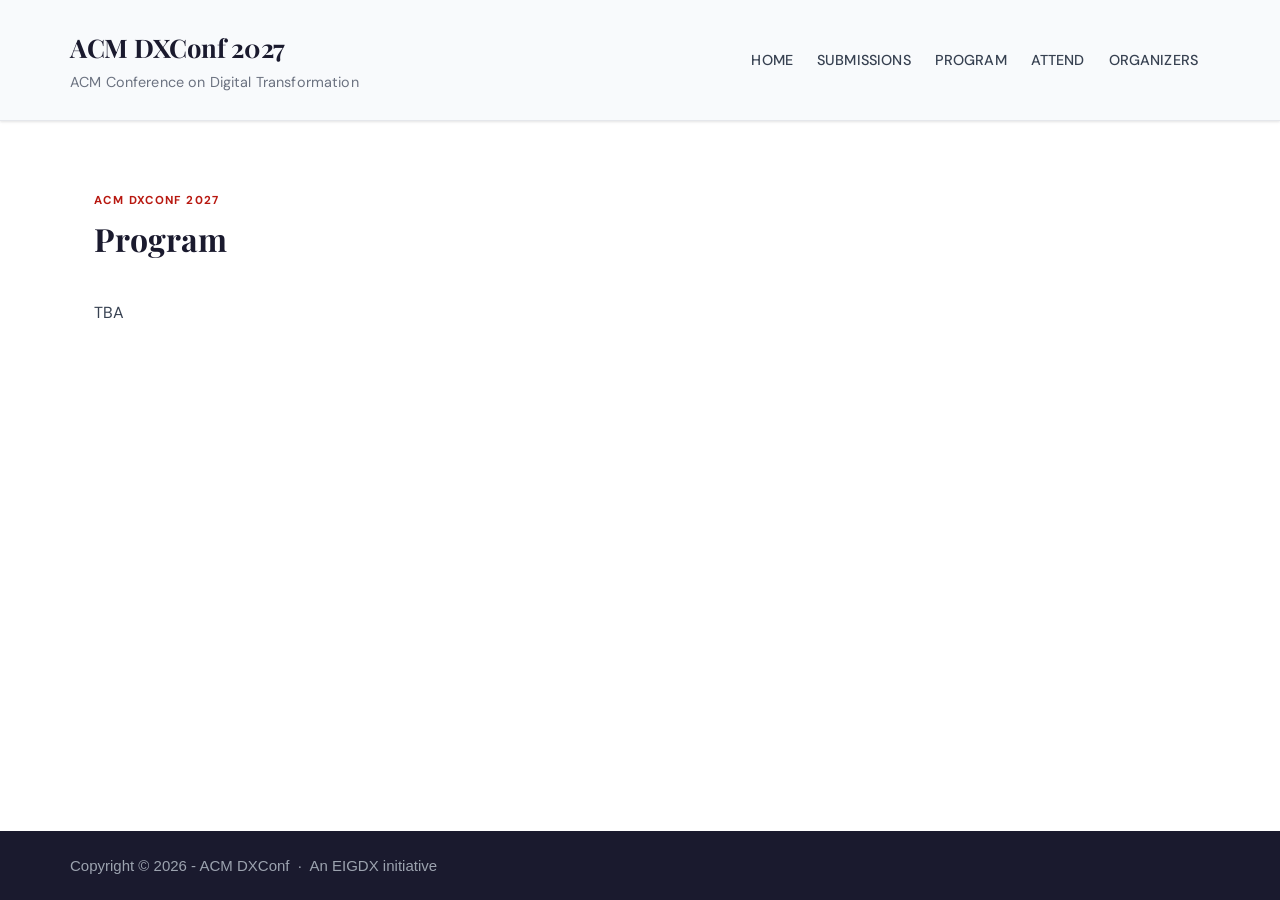
<file: program/index.html>
<!DOCTYPE html>
<html lang="en-US">
<head><meta charset="UTF-8">
	
	
	<meta name="viewport" content="width=device-width, initial-scale=1, maximum-scale=5, viewport-fit=cover">
	<link rel="profile" href="https://gmpg.org/xfn/11">

	<title>Program – ACM DXConf 2027</title>
<meta name="robots" content="max-image-preview:large">
<link rel="preconnect" href="https://fonts.googleapis.com/">
<link rel="preconnect" href="https://fonts.gstatic.com/" crossorigin>
<link rel="dns-prefetch" href="//fonts.googleapis.com">




<style id="wp-img-auto-sizes-contain-inline-css">
img:is([sizes=auto i],[sizes^="auto," i]){contain-intrinsic-size:3000px 1500px}
/*# sourceURL=wp-img-auto-sizes-contain-inline-css */
</style>
<style id="wp-block-library-inline-css">
:root{--wp-block-synced-color:#7a00df;--wp-block-synced-color--rgb:122,0,223;--wp-bound-block-color:var(--wp-block-synced-color);--wp-editor-canvas-background:#ddd;--wp-admin-theme-color:#007cba;--wp-admin-theme-color--rgb:0,124,186;--wp-admin-theme-color-darker-10:#006ba1;--wp-admin-theme-color-darker-10--rgb:0,107,160.5;--wp-admin-theme-color-darker-20:#005a87;--wp-admin-theme-color-darker-20--rgb:0,90,135;--wp-admin-border-width-focus:2px}@media (min-resolution:192dpi){:root{--wp-admin-border-width-focus:1.5px}}.wp-element-button{cursor:pointer}:root .has-very-light-gray-background-color{background-color:#eee}:root .has-very-dark-gray-background-color{background-color:#313131}:root .has-very-light-gray-color{color:#eee}:root .has-very-dark-gray-color{color:#313131}:root .has-vivid-green-cyan-to-vivid-cyan-blue-gradient-background{background:linear-gradient(135deg,#00d084,#0693e3)}:root .has-purple-crush-gradient-background{background:linear-gradient(135deg,#34e2e4,#4721fb 50%,#ab1dfe)}:root .has-hazy-dawn-gradient-background{background:linear-gradient(135deg,#faaca8,#dad0ec)}:root .has-subdued-olive-gradient-background{background:linear-gradient(135deg,#fafae1,#67a671)}:root .has-atomic-cream-gradient-background{background:linear-gradient(135deg,#fdd79a,#004a59)}:root .has-nightshade-gradient-background{background:linear-gradient(135deg,#330968,#31cdcf)}:root .has-midnight-gradient-background{background:linear-gradient(135deg,#020381,#2874fc)}:root{--wp--preset--font-size--normal:16px;--wp--preset--font-size--huge:42px}.has-regular-font-size{font-size:1em}.has-larger-font-size{font-size:2.625em}.has-normal-font-size{font-size:var(--wp--preset--font-size--normal)}.has-huge-font-size{font-size:var(--wp--preset--font-size--huge)}:root .has-text-align-center{text-align:center}:root .has-text-align-left{text-align:left}:root .has-text-align-right{text-align:right}.has-fit-text{white-space:nowrap!important}#end-resizable-editor-section{display:none}.aligncenter{clear:both}.items-justified-left{justify-content:flex-start}.items-justified-center{justify-content:center}.items-justified-right{justify-content:flex-end}.items-justified-space-between{justify-content:space-between}.screen-reader-text{word-wrap:normal!important;border:0;clip-path:inset(50%);height:1px;margin:-1px;overflow:hidden;padding:0;position:absolute;width:1px;word-break:normal!important}.screen-reader-text:focus{background-color:#ddd;clip-path:none;color:#444;display:block;font-size:1em;height:auto;left:5px;line-height:normal;padding:15px 23px 14px;text-decoration:none;top:5px;width:auto;z-index:100000}html :where(.has-border-color){border-style:solid}html :where([style^=border-color],[style*=";border-color"],[style*="; border-color"]){border-style:solid}html :where([style^=border-top-color],[style*=";border-top-color"],[style*="; border-top-color"]){border-top-style:solid}html :where([style^=border-right-color],[style*=";border-right-color"],[style*="; border-right-color"]){border-right-style:solid}html :where([style^=border-bottom-color],[style*=";border-bottom-color"],[style*="; border-bottom-color"]){border-bottom-style:solid}html :where([style^=border-left-color],[style*=";border-left-color"],[style*="; border-left-color"]){border-left-style:solid}html :where([style^=border-width],[style*=";border-width"],[style*="; border-width"]){border-style:solid}html :where([style^=border-top-width],[style*=";border-top-width"],[style*="; border-top-width"]){border-top-style:solid}html :where([style^=border-right-width],[style*=";border-right-width"],[style*="; border-right-width"]){border-right-style:solid}html :where([style^=border-bottom-width],[style*=";border-bottom-width"],[style*="; border-bottom-width"]){border-bottom-style:solid}html :where([style^=border-left-width],[style*=";border-left-width"],[style*="; border-left-width"]){border-left-style:solid}html :where(img[class*=wp-image-]){height:auto;max-width:100%}:where(figure){margin:0 0 1em}html :where(.is-position-sticky){--wp-admin--admin-bar--position-offset:var(--wp-admin--admin-bar--height,0px)}@media screen and (max-width:600px){html :where(.is-position-sticky){--wp-admin--admin-bar--position-offset:0px}}

/*# sourceURL=/wp-includes/css/dist/block-library/common.min.css */
</style>

<style id="global-styles-inline-css">
:root{--wp--preset--aspect-ratio--square: 1;--wp--preset--aspect-ratio--4-3: 4/3;--wp--preset--aspect-ratio--3-4: 3/4;--wp--preset--aspect-ratio--3-2: 3/2;--wp--preset--aspect-ratio--2-3: 2/3;--wp--preset--aspect-ratio--16-9: 16/9;--wp--preset--aspect-ratio--9-16: 9/16;--wp--preset--color--black: #000000;--wp--preset--color--cyan-bluish-gray: #abb8c3;--wp--preset--color--white: #ffffff;--wp--preset--color--pale-pink: #f78da7;--wp--preset--color--vivid-red: #cf2e2e;--wp--preset--color--luminous-vivid-orange: #ff6900;--wp--preset--color--luminous-vivid-amber: #fcb900;--wp--preset--color--light-green-cyan: #7bdcb5;--wp--preset--color--vivid-green-cyan: #00d084;--wp--preset--color--pale-cyan-blue: #8ed1fc;--wp--preset--color--vivid-cyan-blue: #0693e3;--wp--preset--color--vivid-purple: #9b51e0;--wp--preset--color--palette-color-1: var(--theme-palette-color-1, #FB7258);--wp--preset--color--palette-color-2: var(--theme-palette-color-2, #F74D67);--wp--preset--color--palette-color-3: var(--theme-palette-color-3, #6e6d76);--wp--preset--color--palette-color-4: var(--theme-palette-color-4, #0e0c1b);--wp--preset--color--palette-color-5: var(--theme-palette-color-5, #DFDFE2);--wp--preset--color--palette-color-6: var(--theme-palette-color-6, #F4F4F5);--wp--preset--color--palette-color-7: var(--theme-palette-color-7, #FBFBFB);--wp--preset--color--palette-color-8: var(--theme-palette-color-8, #ffffff);--wp--preset--gradient--vivid-cyan-blue-to-vivid-purple: linear-gradient(135deg,rgb(6,147,227) 0%,rgb(155,81,224) 100%);--wp--preset--gradient--light-green-cyan-to-vivid-green-cyan: linear-gradient(135deg,rgb(122,220,180) 0%,rgb(0,208,130) 100%);--wp--preset--gradient--luminous-vivid-amber-to-luminous-vivid-orange: linear-gradient(135deg,rgb(252,185,0) 0%,rgb(255,105,0) 100%);--wp--preset--gradient--luminous-vivid-orange-to-vivid-red: linear-gradient(135deg,rgb(255,105,0) 0%,rgb(207,46,46) 100%);--wp--preset--gradient--very-light-gray-to-cyan-bluish-gray: linear-gradient(135deg,rgb(238,238,238) 0%,rgb(169,184,195) 100%);--wp--preset--gradient--cool-to-warm-spectrum: linear-gradient(135deg,rgb(74,234,220) 0%,rgb(151,120,209) 20%,rgb(207,42,186) 40%,rgb(238,44,130) 60%,rgb(251,105,98) 80%,rgb(254,248,76) 100%);--wp--preset--gradient--blush-light-purple: linear-gradient(135deg,rgb(255,206,236) 0%,rgb(152,150,240) 100%);--wp--preset--gradient--blush-bordeaux: linear-gradient(135deg,rgb(254,205,165) 0%,rgb(254,45,45) 50%,rgb(107,0,62) 100%);--wp--preset--gradient--luminous-dusk: linear-gradient(135deg,rgb(255,203,112) 0%,rgb(199,81,192) 50%,rgb(65,88,208) 100%);--wp--preset--gradient--pale-ocean: linear-gradient(135deg,rgb(255,245,203) 0%,rgb(182,227,212) 50%,rgb(51,167,181) 100%);--wp--preset--gradient--electric-grass: linear-gradient(135deg,rgb(202,248,128) 0%,rgb(113,206,126) 100%);--wp--preset--gradient--midnight: linear-gradient(135deg,rgb(2,3,129) 0%,rgb(40,116,252) 100%);--wp--preset--gradient--juicy-peach: linear-gradient(to right, #ffecd2 0%, #fcb69f 100%);--wp--preset--gradient--young-passion: linear-gradient(to right, #ff8177 0%, #ff867a 0%, #ff8c7f 21%, #f99185 52%, #cf556c 78%, #b12a5b 100%);--wp--preset--gradient--true-sunset: linear-gradient(to right, #fa709a 0%, #fee140 100%);--wp--preset--gradient--morpheus-den: linear-gradient(to top, #30cfd0 0%, #330867 100%);--wp--preset--gradient--plum-plate: linear-gradient(135deg, #667eea 0%, #764ba2 100%);--wp--preset--gradient--aqua-splash: linear-gradient(15deg, #13547a 0%, #80d0c7 100%);--wp--preset--gradient--love-kiss: linear-gradient(to top, #ff0844 0%, #ffb199 100%);--wp--preset--gradient--new-retrowave: linear-gradient(to top, #3b41c5 0%, #a981bb 49%, #ffc8a9 100%);--wp--preset--gradient--plum-bath: linear-gradient(to top, #cc208e 0%, #6713d2 100%);--wp--preset--gradient--high-flight: linear-gradient(to right, #0acffe 0%, #495aff 100%);--wp--preset--gradient--teen-party: linear-gradient(135deg, #FF057C 0%, #8D0B93 50%, #321575 100%);--wp--preset--gradient--fabled-sunset: linear-gradient(135deg, #231557 0%, #44107A 29%, #FF1361 67%, #FFF800 100%);--wp--preset--gradient--arielle-smile: radial-gradient(circle 248px at center, #16d9e3 0%, #30c7ec 47%, #46aef7 100%);--wp--preset--gradient--itmeo-branding: linear-gradient(180deg, #2af598 0%, #009efd 100%);--wp--preset--gradient--deep-blue: linear-gradient(to right, #6a11cb 0%, #2575fc 100%);--wp--preset--gradient--strong-bliss: linear-gradient(to right, #f78ca0 0%, #f9748f 19%, #fd868c 60%, #fe9a8b 100%);--wp--preset--gradient--sweet-period: linear-gradient(to top, #3f51b1 0%, #5a55ae 13%, #7b5fac 25%, #8f6aae 38%, #a86aa4 50%, #cc6b8e 62%, #f18271 75%, #f3a469 87%, #f7c978 100%);--wp--preset--gradient--purple-division: linear-gradient(to top, #7028e4 0%, #e5b2ca 100%);--wp--preset--gradient--cold-evening: linear-gradient(to top, #0c3483 0%, #a2b6df 100%, #6b8cce 100%, #a2b6df 100%);--wp--preset--gradient--mountain-rock: linear-gradient(to right, #868f96 0%, #596164 100%);--wp--preset--gradient--desert-hump: linear-gradient(to top, #c79081 0%, #dfa579 100%);--wp--preset--gradient--ethernal-constance: linear-gradient(to top, #09203f 0%, #537895 100%);--wp--preset--gradient--happy-memories: linear-gradient(300deg, #ff5858 0%, #f09819 100%);--wp--preset--gradient--grown-early: linear-gradient(to top, #0ba360 0%, #3cba92 100%);--wp--preset--gradient--morning-salad: linear-gradient(135deg, #B7F8DB 0%, #50A7C2 100%);--wp--preset--gradient--night-call: linear-gradient(135deg, #AC32E4 0%, #7918F2 48%, #4801FF 100%);--wp--preset--gradient--mind-crawl: linear-gradient(135deg, #473B7B 0%, #3584A7 51%, #30D2BE 100%);--wp--preset--gradient--angel-care: linear-gradient(135deg, #FFE29F 0%, #FFA99F 48%, #FF719A 100%);--wp--preset--gradient--juicy-cake: linear-gradient(to top, #e14fad 0%, #f9d423 100%);--wp--preset--gradient--rich-metal: linear-gradient(to right, #d7d2cc 0%, #304352 100%);--wp--preset--gradient--mole-hall: linear-gradient(340deg, #616161 0%, #9bc5c3 100%);--wp--preset--gradient--cloudy-knoxville: linear-gradient(120deg, #fdfbfb 0%, #ebedee 100%);--wp--preset--gradient--soft-grass: linear-gradient(to top, #c1dfc4 0%, #deecdd 100%);--wp--preset--gradient--saint-petersburg: linear-gradient(135deg, #f5f7fa 0%, #c3cfe2 100%);--wp--preset--gradient--everlasting-sky: linear-gradient(135deg, #fdfcfb 0%, #e2d1c3 100%);--wp--preset--gradient--kind-steel: linear-gradient(340deg, #e9defa 0%, #fbfcdb 100%);--wp--preset--gradient--over-sun: linear-gradient(60deg, #abecd6 0%, #fbed96 100%);--wp--preset--gradient--premium-white: linear-gradient(to top, #d5d4d0 0%, #d5d4d0 1%, #eeeeec 31%, #efeeec 75%, #e9e9e7 100%);--wp--preset--gradient--clean-mirror: linear-gradient(45deg, #93a5cf 0%, #e4efe9 100%);--wp--preset--gradient--wild-apple: linear-gradient(to top, #d299c2 0%, #fef9d7 100%);--wp--preset--gradient--snow-again: linear-gradient(to top, #e6e9f0 0%, #eef1f5 100%);--wp--preset--gradient--confident-cloud: linear-gradient(to top, #dad4ec 0%, #dad4ec 1%, #f3e7e9 100%);--wp--preset--gradient--glass-water: linear-gradient(to top, #dfe9f3 0%, white 100%);--wp--preset--gradient--perfect-white: linear-gradient(135deg, #E3FDF5 0%, #FFE6FA 100%);--wp--preset--font-size--small: 13px;--wp--preset--font-size--medium: 20px;--wp--preset--font-size--large: clamp(22px, 1.375rem + ((1vw - 3.2px) * 0.625), 30px);--wp--preset--font-size--x-large: clamp(30px, 1.875rem + ((1vw - 3.2px) * 1.563), 50px);--wp--preset--font-size--xx-large: clamp(45px, 2.813rem + ((1vw - 3.2px) * 2.734), 80px);--wp--preset--spacing--20: 0.44rem;--wp--preset--spacing--30: 0.67rem;--wp--preset--spacing--40: 1rem;--wp--preset--spacing--50: 1.5rem;--wp--preset--spacing--60: 2.25rem;--wp--preset--spacing--70: 3.38rem;--wp--preset--spacing--80: 5.06rem;--wp--preset--shadow--natural: 6px 6px 9px rgba(0, 0, 0, 0.2);--wp--preset--shadow--deep: 12px 12px 50px rgba(0, 0, 0, 0.4);--wp--preset--shadow--sharp: 6px 6px 0px rgba(0, 0, 0, 0.2);--wp--preset--shadow--outlined: 6px 6px 0px -3px rgb(255, 255, 255), 6px 6px rgb(0, 0, 0);--wp--preset--shadow--crisp: 6px 6px 0px rgb(0, 0, 0);}.wp-block-button{--wp--preset--dimension--25: 25%;--wp--preset--dimension--50: 50%;--wp--preset--dimension--75: 75%;--wp--preset--dimension--100: 100%;}:root { --wp--style--global--content-size: var(--theme-block-max-width);--wp--style--global--wide-size: var(--theme-block-wide-max-width); }:where(body) { margin: 0; }.wp-site-blocks > .alignleft { float: left; margin-right: 2em; }.wp-site-blocks > .alignright { float: right; margin-left: 2em; }.wp-site-blocks > .aligncenter { justify-content: center; margin-left: auto; margin-right: auto; }:where(.wp-site-blocks) > * { margin-block-start: var(--theme-content-spacing); margin-block-end: 0; }:where(.wp-site-blocks) > :first-child { margin-block-start: 0; }:where(.wp-site-blocks) > :last-child { margin-block-end: 0; }:root { --wp--style--block-gap: var(--theme-content-spacing); }:root :where(.is-layout-flow) > :first-child{margin-block-start: 0;}:root :where(.is-layout-flow) > :last-child{margin-block-end: 0;}:root :where(.is-layout-flow) > *{margin-block-start: var(--theme-content-spacing);margin-block-end: 0;}:root :where(.is-layout-constrained) > :first-child{margin-block-start: 0;}:root :where(.is-layout-constrained) > :last-child{margin-block-end: 0;}:root :where(.is-layout-constrained) > *{margin-block-start: var(--theme-content-spacing);margin-block-end: 0;}:root :where(.is-layout-flex){gap: var(--theme-content-spacing);}:root :where(.is-layout-grid){gap: var(--theme-content-spacing);}.is-layout-flow > .alignleft{float: left;margin-inline-start: 0;margin-inline-end: 2em;}.is-layout-flow > .alignright{float: right;margin-inline-start: 2em;margin-inline-end: 0;}.is-layout-flow > .aligncenter{margin-left: auto !important;margin-right: auto !important;}.is-layout-constrained > .alignleft{float: left;margin-inline-start: 0;margin-inline-end: 2em;}.is-layout-constrained > .alignright{float: right;margin-inline-start: 2em;margin-inline-end: 0;}.is-layout-constrained > .aligncenter{margin-left: auto !important;margin-right: auto !important;}.is-layout-constrained > :where(:not(.alignleft):not(.alignright):not(.alignfull)){max-width: var(--wp--style--global--content-size);margin-left: auto !important;margin-right: auto !important;}.is-layout-constrained > .alignwide{max-width: var(--wp--style--global--wide-size);}body .is-layout-flex{display: flex;}.is-layout-flex{flex-wrap: wrap;align-items: center;}.is-layout-flex > :is(*, div){margin: 0;}body .is-layout-grid{display: grid;}.is-layout-grid > :is(*, div){margin: 0;}body{padding-top: 0px;padding-right: 0px;padding-bottom: 0px;padding-left: 0px;}:root :where(.wp-element-button, .wp-block-button__link){font-style: inherit;font-weight: inherit;letter-spacing: inherit;text-transform: inherit;}.has-black-color{color: var(--wp--preset--color--black) !important;}.has-cyan-bluish-gray-color{color: var(--wp--preset--color--cyan-bluish-gray) !important;}.has-white-color{color: var(--wp--preset--color--white) !important;}.has-pale-pink-color{color: var(--wp--preset--color--pale-pink) !important;}.has-vivid-red-color{color: var(--wp--preset--color--vivid-red) !important;}.has-luminous-vivid-orange-color{color: var(--wp--preset--color--luminous-vivid-orange) !important;}.has-luminous-vivid-amber-color{color: var(--wp--preset--color--luminous-vivid-amber) !important;}.has-light-green-cyan-color{color: var(--wp--preset--color--light-green-cyan) !important;}.has-vivid-green-cyan-color{color: var(--wp--preset--color--vivid-green-cyan) !important;}.has-pale-cyan-blue-color{color: var(--wp--preset--color--pale-cyan-blue) !important;}.has-vivid-cyan-blue-color{color: var(--wp--preset--color--vivid-cyan-blue) !important;}.has-vivid-purple-color{color: var(--wp--preset--color--vivid-purple) !important;}.has-palette-color-1-color{color: var(--wp--preset--color--palette-color-1) !important;}.has-palette-color-2-color{color: var(--wp--preset--color--palette-color-2) !important;}.has-palette-color-3-color{color: var(--wp--preset--color--palette-color-3) !important;}.has-palette-color-4-color{color: var(--wp--preset--color--palette-color-4) !important;}.has-palette-color-5-color{color: var(--wp--preset--color--palette-color-5) !important;}.has-palette-color-6-color{color: var(--wp--preset--color--palette-color-6) !important;}.has-palette-color-7-color{color: var(--wp--preset--color--palette-color-7) !important;}.has-palette-color-8-color{color: var(--wp--preset--color--palette-color-8) !important;}.has-black-background-color{background-color: var(--wp--preset--color--black) !important;}.has-cyan-bluish-gray-background-color{background-color: var(--wp--preset--color--cyan-bluish-gray) !important;}.has-white-background-color{background-color: var(--wp--preset--color--white) !important;}.has-pale-pink-background-color{background-color: var(--wp--preset--color--pale-pink) !important;}.has-vivid-red-background-color{background-color: var(--wp--preset--color--vivid-red) !important;}.has-luminous-vivid-orange-background-color{background-color: var(--wp--preset--color--luminous-vivid-orange) !important;}.has-luminous-vivid-amber-background-color{background-color: var(--wp--preset--color--luminous-vivid-amber) !important;}.has-light-green-cyan-background-color{background-color: var(--wp--preset--color--light-green-cyan) !important;}.has-vivid-green-cyan-background-color{background-color: var(--wp--preset--color--vivid-green-cyan) !important;}.has-pale-cyan-blue-background-color{background-color: var(--wp--preset--color--pale-cyan-blue) !important;}.has-vivid-cyan-blue-background-color{background-color: var(--wp--preset--color--vivid-cyan-blue) !important;}.has-vivid-purple-background-color{background-color: var(--wp--preset--color--vivid-purple) !important;}.has-palette-color-1-background-color{background-color: var(--wp--preset--color--palette-color-1) !important;}.has-palette-color-2-background-color{background-color: var(--wp--preset--color--palette-color-2) !important;}.has-palette-color-3-background-color{background-color: var(--wp--preset--color--palette-color-3) !important;}.has-palette-color-4-background-color{background-color: var(--wp--preset--color--palette-color-4) !important;}.has-palette-color-5-background-color{background-color: var(--wp--preset--color--palette-color-5) !important;}.has-palette-color-6-background-color{background-color: var(--wp--preset--color--palette-color-6) !important;}.has-palette-color-7-background-color{background-color: var(--wp--preset--color--palette-color-7) !important;}.has-palette-color-8-background-color{background-color: var(--wp--preset--color--palette-color-8) !important;}.has-black-border-color{border-color: var(--wp--preset--color--black) !important;}.has-cyan-bluish-gray-border-color{border-color: var(--wp--preset--color--cyan-bluish-gray) !important;}.has-white-border-color{border-color: var(--wp--preset--color--white) !important;}.has-pale-pink-border-color{border-color: var(--wp--preset--color--pale-pink) !important;}.has-vivid-red-border-color{border-color: var(--wp--preset--color--vivid-red) !important;}.has-luminous-vivid-orange-border-color{border-color: var(--wp--preset--color--luminous-vivid-orange) !important;}.has-luminous-vivid-amber-border-color{border-color: var(--wp--preset--color--luminous-vivid-amber) !important;}.has-light-green-cyan-border-color{border-color: var(--wp--preset--color--light-green-cyan) !important;}.has-vivid-green-cyan-border-color{border-color: var(--wp--preset--color--vivid-green-cyan) !important;}.has-pale-cyan-blue-border-color{border-color: var(--wp--preset--color--pale-cyan-blue) !important;}.has-vivid-cyan-blue-border-color{border-color: var(--wp--preset--color--vivid-cyan-blue) !important;}.has-vivid-purple-border-color{border-color: var(--wp--preset--color--vivid-purple) !important;}.has-palette-color-1-border-color{border-color: var(--wp--preset--color--palette-color-1) !important;}.has-palette-color-2-border-color{border-color: var(--wp--preset--color--palette-color-2) !important;}.has-palette-color-3-border-color{border-color: var(--wp--preset--color--palette-color-3) !important;}.has-palette-color-4-border-color{border-color: var(--wp--preset--color--palette-color-4) !important;}.has-palette-color-5-border-color{border-color: var(--wp--preset--color--palette-color-5) !important;}.has-palette-color-6-border-color{border-color: var(--wp--preset--color--palette-color-6) !important;}.has-palette-color-7-border-color{border-color: var(--wp--preset--color--palette-color-7) !important;}.has-palette-color-8-border-color{border-color: var(--wp--preset--color--palette-color-8) !important;}.has-vivid-cyan-blue-to-vivid-purple-gradient-background{background: var(--wp--preset--gradient--vivid-cyan-blue-to-vivid-purple) !important;}.has-light-green-cyan-to-vivid-green-cyan-gradient-background{background: var(--wp--preset--gradient--light-green-cyan-to-vivid-green-cyan) !important;}.has-luminous-vivid-amber-to-luminous-vivid-orange-gradient-background{background: var(--wp--preset--gradient--luminous-vivid-amber-to-luminous-vivid-orange) !important;}.has-luminous-vivid-orange-to-vivid-red-gradient-background{background: var(--wp--preset--gradient--luminous-vivid-orange-to-vivid-red) !important;}.has-very-light-gray-to-cyan-bluish-gray-gradient-background{background: var(--wp--preset--gradient--very-light-gray-to-cyan-bluish-gray) !important;}.has-cool-to-warm-spectrum-gradient-background{background: var(--wp--preset--gradient--cool-to-warm-spectrum) !important;}.has-blush-light-purple-gradient-background{background: var(--wp--preset--gradient--blush-light-purple) !important;}.has-blush-bordeaux-gradient-background{background: var(--wp--preset--gradient--blush-bordeaux) !important;}.has-luminous-dusk-gradient-background{background: var(--wp--preset--gradient--luminous-dusk) !important;}.has-pale-ocean-gradient-background{background: var(--wp--preset--gradient--pale-ocean) !important;}.has-electric-grass-gradient-background{background: var(--wp--preset--gradient--electric-grass) !important;}.has-midnight-gradient-background{background: var(--wp--preset--gradient--midnight) !important;}.has-juicy-peach-gradient-background{background: var(--wp--preset--gradient--juicy-peach) !important;}.has-young-passion-gradient-background{background: var(--wp--preset--gradient--young-passion) !important;}.has-true-sunset-gradient-background{background: var(--wp--preset--gradient--true-sunset) !important;}.has-morpheus-den-gradient-background{background: var(--wp--preset--gradient--morpheus-den) !important;}.has-plum-plate-gradient-background{background: var(--wp--preset--gradient--plum-plate) !important;}.has-aqua-splash-gradient-background{background: var(--wp--preset--gradient--aqua-splash) !important;}.has-love-kiss-gradient-background{background: var(--wp--preset--gradient--love-kiss) !important;}.has-new-retrowave-gradient-background{background: var(--wp--preset--gradient--new-retrowave) !important;}.has-plum-bath-gradient-background{background: var(--wp--preset--gradient--plum-bath) !important;}.has-high-flight-gradient-background{background: var(--wp--preset--gradient--high-flight) !important;}.has-teen-party-gradient-background{background: var(--wp--preset--gradient--teen-party) !important;}.has-fabled-sunset-gradient-background{background: var(--wp--preset--gradient--fabled-sunset) !important;}.has-arielle-smile-gradient-background{background: var(--wp--preset--gradient--arielle-smile) !important;}.has-itmeo-branding-gradient-background{background: var(--wp--preset--gradient--itmeo-branding) !important;}.has-deep-blue-gradient-background{background: var(--wp--preset--gradient--deep-blue) !important;}.has-strong-bliss-gradient-background{background: var(--wp--preset--gradient--strong-bliss) !important;}.has-sweet-period-gradient-background{background: var(--wp--preset--gradient--sweet-period) !important;}.has-purple-division-gradient-background{background: var(--wp--preset--gradient--purple-division) !important;}.has-cold-evening-gradient-background{background: var(--wp--preset--gradient--cold-evening) !important;}.has-mountain-rock-gradient-background{background: var(--wp--preset--gradient--mountain-rock) !important;}.has-desert-hump-gradient-background{background: var(--wp--preset--gradient--desert-hump) !important;}.has-ethernal-constance-gradient-background{background: var(--wp--preset--gradient--ethernal-constance) !important;}.has-happy-memories-gradient-background{background: var(--wp--preset--gradient--happy-memories) !important;}.has-grown-early-gradient-background{background: var(--wp--preset--gradient--grown-early) !important;}.has-morning-salad-gradient-background{background: var(--wp--preset--gradient--morning-salad) !important;}.has-night-call-gradient-background{background: var(--wp--preset--gradient--night-call) !important;}.has-mind-crawl-gradient-background{background: var(--wp--preset--gradient--mind-crawl) !important;}.has-angel-care-gradient-background{background: var(--wp--preset--gradient--angel-care) !important;}.has-juicy-cake-gradient-background{background: var(--wp--preset--gradient--juicy-cake) !important;}.has-rich-metal-gradient-background{background: var(--wp--preset--gradient--rich-metal) !important;}.has-mole-hall-gradient-background{background: var(--wp--preset--gradient--mole-hall) !important;}.has-cloudy-knoxville-gradient-background{background: var(--wp--preset--gradient--cloudy-knoxville) !important;}.has-soft-grass-gradient-background{background: var(--wp--preset--gradient--soft-grass) !important;}.has-saint-petersburg-gradient-background{background: var(--wp--preset--gradient--saint-petersburg) !important;}.has-everlasting-sky-gradient-background{background: var(--wp--preset--gradient--everlasting-sky) !important;}.has-kind-steel-gradient-background{background: var(--wp--preset--gradient--kind-steel) !important;}.has-over-sun-gradient-background{background: var(--wp--preset--gradient--over-sun) !important;}.has-premium-white-gradient-background{background: var(--wp--preset--gradient--premium-white) !important;}.has-clean-mirror-gradient-background{background: var(--wp--preset--gradient--clean-mirror) !important;}.has-wild-apple-gradient-background{background: var(--wp--preset--gradient--wild-apple) !important;}.has-snow-again-gradient-background{background: var(--wp--preset--gradient--snow-again) !important;}.has-confident-cloud-gradient-background{background: var(--wp--preset--gradient--confident-cloud) !important;}.has-glass-water-gradient-background{background: var(--wp--preset--gradient--glass-water) !important;}.has-perfect-white-gradient-background{background: var(--wp--preset--gradient--perfect-white) !important;}.has-small-font-size{font-size: var(--wp--preset--font-size--small) !important;}.has-medium-font-size{font-size: var(--wp--preset--font-size--medium) !important;}.has-large-font-size{font-size: var(--wp--preset--font-size--large) !important;}.has-x-large-font-size{font-size: var(--wp--preset--font-size--x-large) !important;}.has-xx-large-font-size{font-size: var(--wp--preset--font-size--xx-large) !important;}
/*# sourceURL=global-styles-inline-css */
</style>

<link rel="stylesheet" id="ct-main-styles-css" href="/wp-content/themes/blocksy/static/bundle/main.min.css?ver=2.1.61" media="all">
<link rel="stylesheet" id="eigdx-google-fonts-css" href="https://fonts.googleapis.com/css2?family=Playfair+Display:ital,wght@0,400;0,600;0,700;0,800;1,400&amp;family=DM+Sans:opsz,wght@9..40,300;9..40,400;9..40,500;9..40,600&amp;display=swap" media="all">
<link rel="stylesheet" id="blocksy-parent-style-css" href="/wp-content/themes/blocksy/style.css?ver=7.1.4" media="all">
<link rel="stylesheet" id="eigdx-style-css" href="/wp-content/themes/dxconf/style.css?ver=1794406585" media="all">
<link rel="EditURI" type="application/rsd+xml" title="RSD" href="/xmlrpc.php?rsd">
<meta name="generator" content="WordPress 7.1.4">
<link rel="canonical" href="/program/">
<link rel="shortlink" href="/?p=9">
<noscript><link rel="stylesheet" href="/wp-content/themes/blocksy/static/bundle/no-scripts.min.css" type="text/css"></noscript>
<style id="ct-main-styles-inline-css">[data-header*="type-1"] .ct-header [data-id="logo"] .site-title {--theme-font-weight:700;--theme-font-style:normal;--theme-font-size:25px;--theme-line-height:1.5;--theme-link-initial-color:var(--theme-palette-color-4);} [data-header*="type-1"] .ct-header [data-id="logo"] .site-description {--theme-font-weight:500;--theme-font-style:normal;--theme-font-size:13px;} [data-header*="type-1"] .ct-header [data-id="menu"] > ul > li > a {--theme-font-weight:700;--theme-font-style:normal;--theme-text-transform:uppercase;--theme-font-size:12px;--theme-line-height:1.3;--theme-link-initial-color:var(--theme-text-color);} [data-header*="type-1"] .ct-header [data-id="menu"] .sub-menu .ct-menu-link {--theme-link-initial-color:var(--theme-palette-color-8);--theme-font-weight:500;--theme-font-style:normal;--theme-font-size:12px;} [data-header*="type-1"] .ct-header [data-id="menu"] .sub-menu {--dropdown-divider:1px dashed rgba(255, 255, 255, 0.1);--theme-box-shadow:0px 10px 20px rgba(41, 51, 61, 0.1);--theme-border-radius:0px 0px 2px 2px;} [data-header*="type-1"] .ct-header [data-row*="middle"] {--height:120px;background-color:var(--theme-palette-color-8);background-image:none;--theme-border-top:none;--theme-border-bottom:none;--theme-box-shadow:none;} [data-header*="type-1"] .ct-header [data-row*="middle"] > div {--theme-border-top:none;--theme-border-bottom:none;} [data-header*="type-1"] [data-id="mobile-menu"] {--theme-font-weight:700;--theme-font-style:normal;--theme-font-size:20px;--theme-link-initial-color:#ffffff;--mobile-menu-divider:none;} [data-header*="type-1"] #offcanvas {--theme-box-shadow:0px 0px 70px rgba(0, 0, 0, 0.35);--side-panel-width:500px;--panel-content-height:100%;} [data-header*="type-1"] #offcanvas .ct-panel-inner {background-color:rgba(18, 21, 25, 0.98);} [data-header*="type-1"] [data-id="trigger"] {--theme-icon-size:18px;--toggle-button-radius:3px;} [data-header*="type-1"] [data-id="trigger"]:not([data-design="simple"]) {--toggle-button-padding:10px;} [data-header*="type-1"] [data-id="trigger"] .ct-label {--theme-font-weight:600;--theme-font-style:normal;--theme-text-transform:uppercase;--theme-font-size:12px;} [data-header*="type-1"] {--header-height:120px;} [data-header*="type-1"] .ct-header {background-image:none;} [data-footer*="type-1"] .ct-footer [data-row*="bottom"] > div {--container-spacing:25px;--theme-border:none;--theme-border-top:none;--theme-border-bottom:none;--grid-template-columns:initial;} [data-footer*="type-1"] .ct-footer [data-row*="bottom"] .widget-title {--theme-font-size:16px;} [data-footer*="type-1"] .ct-footer [data-row*="bottom"] {--theme-border-top:none;--theme-border-bottom:none;background-color:transparent;} [data-footer*="type-1"] [data-id="copyright"] {--theme-font-weight:400;--theme-font-style:normal;--theme-font-size:15px;--theme-line-height:1.3;} [data-footer*="type-1"][data-footer*="reveal"] .site-main {--footer-box-shadow:0px 30px 50px rgba(0, 0, 0, 0.1);} [data-footer*="type-1"] .ct-footer {background-color:var(--theme-palette-color-6);} [data-footer*="type-1"] footer.ct-container {--footer-container-bottom-offset:50px;--footer-container-padding:0px 35px;}:root {--theme-font-family:var(--theme-font-stack-default);--theme-font-weight:400;--theme-font-style:normal;--theme-text-transform:none;--theme-text-decoration:none;--theme-font-size:16px;--theme-line-height:1.65;--theme-letter-spacing:0em;--theme-button-font-weight:500;--theme-button-font-style:normal;--theme-button-font-size:15px;--has-classic-forms:var(--true);--has-modern-forms:var(--false);--theme-form-field-border-initial-color:var(--theme-border-color);--theme-form-field-border-focus-color:var(--theme-palette-color-1);--theme-form-selection-field-initial-color:var(--theme-border-color);--theme-form-selection-field-active-color:var(--theme-palette-color-1);--theme-palette-color-1:#FB7258;--theme-palette-color-2:#F74D67;--theme-palette-color-3:#6e6d76;--theme-palette-color-4:#0e0c1b;--theme-palette-color-5:#DFDFE2;--theme-palette-color-6:#F4F4F5;--theme-palette-color-7:#FBFBFB;--theme-palette-color-8:#ffffff;--theme-text-color:var(--theme-palette-color-3);--theme-link-initial-color:var(--theme-palette-color-1);--theme-link-hover-color:var(--theme-palette-color-2);--theme-selection-text-color:#ffffff;--theme-selection-background-color:var(--theme-palette-color-1);--theme-border-color:var(--theme-palette-color-5);--theme-headings-color:var(--theme-palette-color-4);--theme-content-spacing:1.5em;--theme-button-min-height:40px;--theme-button-shadow:none;--theme-button-transform:none;--theme-button-text-initial-color:#ffffff;--theme-button-text-hover-color:#ffffff;--theme-button-background-initial-color:var(--theme-palette-color-1);--theme-button-background-hover-color:var(--theme-palette-color-2);--theme-button-border:none;--theme-button-padding:5px 20px;--theme-normal-container-max-width:1290px;--theme-content-vertical-spacing:60px;--theme-container-edge-spacing:90vw;--theme-narrow-container-max-width:750px;--theme-wide-offset:130px;}h1 {--theme-font-weight:700;--theme-font-style:normal;--theme-font-size:40px;--theme-line-height:1.5;}h2 {--theme-font-weight:700;--theme-font-style:normal;--theme-font-size:35px;--theme-line-height:1.5;}h3 {--theme-font-weight:700;--theme-font-style:normal;--theme-font-size:30px;--theme-line-height:1.5;}h4 {--theme-font-weight:700;--theme-font-style:normal;--theme-font-size:25px;--theme-line-height:1.5;}h5 {--theme-font-weight:700;--theme-font-style:normal;--theme-font-size:20px;--theme-line-height:1.5;}h6 {--theme-font-weight:700;--theme-font-style:normal;--theme-font-size:16px;--theme-line-height:1.5;}.wp-block-pullquote {--theme-font-family:Georgia;--theme-font-weight:600;--theme-font-style:normal;--theme-font-size:25px;}pre, code, samp, kbd {--theme-font-family:monospace;--theme-font-weight:400;--theme-font-style:normal;--theme-font-size:16px;}figcaption {--theme-font-size:14px;}.ct-sidebar .widget-title {--theme-font-size:20px;}.ct-breadcrumbs {--theme-font-weight:600;--theme-font-style:normal;--theme-text-transform:uppercase;--theme-font-size:12px;}body {background-color:var(--theme-palette-color-7);background-image:none;} [data-prefix="single_blog_post"] .entry-header .page-title {--theme-font-size:30px;} [data-prefix="single_blog_post"] .entry-header .entry-meta {--theme-font-weight:600;--theme-font-style:normal;--theme-text-transform:uppercase;--theme-font-size:12px;--theme-line-height:1.3;} [data-prefix="categories"] .entry-header .page-title {--theme-font-size:30px;} [data-prefix="categories"] .entry-header .entry-meta {--theme-font-weight:600;--theme-font-style:normal;--theme-text-transform:uppercase;--theme-font-size:12px;--theme-line-height:1.3;} [data-prefix="search"] .entry-header .page-title {--theme-font-size:30px;} [data-prefix="search"] .entry-header .entry-meta {--theme-font-weight:600;--theme-font-style:normal;--theme-text-transform:uppercase;--theme-font-size:12px;--theme-line-height:1.3;} [data-prefix="author"] .entry-header .page-title {--theme-font-size:30px;} [data-prefix="author"] .entry-header .entry-meta {--theme-font-weight:600;--theme-font-style:normal;--theme-text-transform:uppercase;--theme-font-size:12px;--theme-line-height:1.3;} [data-prefix="author"] .hero-section[data-type="type-2"] {background-color:var(--theme-palette-color-6);background-image:none;--container-padding:50px 0px;} [data-prefix="blog"] .entries {--grid-template-columns:repeat(3, minmax(0, 1fr));} [data-prefix="blog"] .entry-card .entry-title {--theme-font-size:20px;--theme-line-height:1.3;} [data-prefix="blog"] .entry-card .entry-meta {--theme-font-weight:600;--theme-font-style:normal;--theme-text-transform:uppercase;--theme-font-size:12px;} [data-prefix="blog"] .entry-card {background-color:var(--theme-palette-color-8);--theme-box-shadow:0px 12px 18px -6px rgba(34, 56, 101, 0.04);} [data-prefix="blog"] [data-archive="default"] .card-content .entry-meta[data-id="meta_1"] {--card-element-spacing:15px;} [data-prefix="blog"] [data-archive="default"] .card-content .ct-media-container {--card-element-spacing:30px;} [data-prefix="blog"] [data-archive="default"] .card-content .entry-meta[data-id="meta_2"] {--card-element-spacing:15px;} [data-prefix="categories"] .entries {--grid-template-columns:repeat(3, minmax(0, 1fr));} [data-prefix="categories"] .entry-card .entry-title {--theme-font-size:20px;--theme-line-height:1.3;} [data-prefix="categories"] .entry-card .entry-meta {--theme-font-weight:600;--theme-font-style:normal;--theme-text-transform:uppercase;--theme-font-size:12px;} [data-prefix="categories"] .entry-card {background-color:var(--theme-palette-color-8);--theme-box-shadow:0px 12px 18px -6px rgba(34, 56, 101, 0.04);} [data-prefix="categories"] [data-archive="default"] .card-content .entry-meta[data-id="meta_1"] {--card-element-spacing:15px;} [data-prefix="categories"] [data-archive="default"] .card-content .ct-media-container {--card-element-spacing:30px;} [data-prefix="categories"] [data-archive="default"] .card-content .entry-meta[data-id="meta_2"] {--card-element-spacing:15px;} [data-prefix="author"] .entries {--grid-template-columns:repeat(3, minmax(0, 1fr));} [data-prefix="author"] .entry-card .entry-title {--theme-font-size:20px;--theme-line-height:1.3;} [data-prefix="author"] .entry-card .entry-meta {--theme-font-weight:600;--theme-font-style:normal;--theme-text-transform:uppercase;--theme-font-size:12px;} [data-prefix="author"] .entry-card {background-color:var(--theme-palette-color-8);--theme-box-shadow:0px 12px 18px -6px rgba(34, 56, 101, 0.04);} [data-prefix="author"] [data-archive="default"] .card-content .entry-meta[data-id="meta_1"] {--card-element-spacing:15px;} [data-prefix="author"] [data-archive="default"] .card-content .ct-media-container {--card-element-spacing:30px;} [data-prefix="author"] [data-archive="default"] .card-content .entry-meta[data-id="meta_2"] {--card-element-spacing:15px;} [data-prefix="search"] .entries {--grid-template-columns:repeat(3, minmax(0, 1fr));} [data-prefix="search"] .entry-card .entry-title {--theme-font-size:20px;--theme-line-height:1.3;} [data-prefix="search"] .entry-card .entry-meta {--theme-font-weight:600;--theme-font-style:normal;--theme-text-transform:uppercase;--theme-font-size:12px;} [data-prefix="search"] .entry-card {background-color:var(--theme-palette-color-8);--theme-box-shadow:0px 12px 18px -6px rgba(34, 56, 101, 0.04);} [data-prefix="search"] [data-archive="default"] .card-content .entry-meta[data-id="meta_1"] {--card-element-spacing:15px;} [data-prefix="search"] [data-archive="default"] .card-content .ct-media-container {--card-element-spacing:30px;} [data-prefix="search"] [data-archive="default"] .card-content .entry-meta[data-id="meta_2"] {--card-element-spacing:15px;}form textarea {--theme-form-field-height:170px;}.ct-sidebar {--theme-link-initial-color:var(--theme-text-color);}aside[data-type="type-3"] {--theme-border:1px solid rgba(224, 229, 235, 0.8);} [data-prefix="single_blog_post"] [class*="ct-container"] > article[class*="post"] {--has-boxed:var(--false);--has-wide:var(--true);} [data-prefix="single_page"] [class*="ct-container"] > article[class*="post"] {--has-boxed:var(--false);--has-wide:var(--true);}@media (max-width: 999.98px) {[data-header*="type-1"] .ct-header [data-row*="middle"] {--height:70px;} [data-header*="type-1"] #offcanvas {--side-panel-width:65vw;} [data-header*="type-1"] {--header-height:70px;} [data-footer*="type-1"] .ct-footer [data-row*="bottom"] > div {--grid-template-columns:initial;} [data-footer*="type-1"] footer.ct-container {--footer-container-padding:0vw 4vw;} [data-prefix="blog"] .entries {--grid-template-columns:repeat(2, minmax(0, 1fr));} [data-prefix="categories"] .entries {--grid-template-columns:repeat(2, minmax(0, 1fr));} [data-prefix="author"] .entries {--grid-template-columns:repeat(2, minmax(0, 1fr));} [data-prefix="search"] .entries {--grid-template-columns:repeat(2, minmax(0, 1fr));}}@media (max-width: 689.98px) {[data-header*="type-1"] #offcanvas {--side-panel-width:90vw;} [data-footer*="type-1"] .ct-footer [data-row*="bottom"] > div {--container-spacing:15px;--grid-template-columns:initial;} [data-footer*="type-1"] footer.ct-container {--footer-container-padding:0vw 5vw;} [data-prefix="blog"] .entries {--grid-template-columns:repeat(1, minmax(0, 1fr));} [data-prefix="blog"] .entry-card .entry-title {--theme-font-size:18px;} [data-prefix="categories"] .entries {--grid-template-columns:repeat(1, minmax(0, 1fr));} [data-prefix="categories"] .entry-card .entry-title {--theme-font-size:18px;} [data-prefix="author"] .entries {--grid-template-columns:repeat(1, minmax(0, 1fr));} [data-prefix="author"] .entry-card .entry-title {--theme-font-size:18px;} [data-prefix="search"] .entries {--grid-template-columns:repeat(1, minmax(0, 1fr));} [data-prefix="search"] .entry-card .entry-title {--theme-font-size:18px;}:root {--theme-content-vertical-spacing:50px;--theme-container-edge-spacing:88vw;}}</style>
	</head>


<body class="wp-singular page-template-default page page-id-9 wp-embed-responsive wp-theme-blocksy wp-child-theme-dxconf" data-link="type-2" data-prefix="single_page" data-header="type-1" data-footer="type-1" itemscope="itemscope" itemtype="https://schema.org/WebPage">

<a class="skip-link screen-reader-text" href="#main">Skip to content</a><div class="ct-drawer-canvas" data-location="start"><div id="offcanvas" class="ct-panel ct-header" data-behaviour="right-side" role="dialog" aria-label="Offcanvas modal" inert=""><div class="ct-panel-inner">
				<div class="ct-panel-actions">
					
					
				<button class="ct-toggle-close" data-type="type-1" aria-label="Close drawer">
					<svg class="ct-icon" width="12" height="12" viewbox="0 0 15 15"><path d="M1 15a1 1 0 01-.71-.29 1 1 0 010-1.41l5.8-5.8-5.8-5.8A1 1 0 011.7.29l5.8 5.8 5.8-5.8a1 1 0 011.41 1.41l-5.8 5.8 5.8 5.8a1 1 0 01-1.41 1.41l-5.8-5.8-5.8 5.8A1 1 0 011 15z"></path></svg>
				</button>
			
				</div>
			<div class="ct-panel-content" data-device="desktop"><div class="ct-panel-content-inner"></div></div><div class="ct-panel-content" data-device="mobile"><div class="ct-panel-content-inner">
<nav class="mobile-menu menu-container" data-id="mobile-menu" data-interaction="click" data-toggle-type="type-1" data-submenu-dots="yes" aria-label="Conference Menu">

	<ul id="menu-conference-menu-1" class=""><li class="menu-item menu-item-type-post_type menu-item-object-page menu-item-home menu-item-61"><a href="/" class="ct-menu-link">Home</a></li>
<li class="menu-item menu-item-type-post_type menu-item-object-page menu-item-62"><a href="/call-for-papers/" class="ct-menu-link">Submissions</a></li>
<li class="menu-item menu-item-type-post_type menu-item-object-page current-menu-item page_item page-item-9 current_page_item menu-item-63"><a href="/program/" aria-current="page" class="ct-menu-link">Program</a></li>
<li class="menu-item menu-item-type-post_type menu-item-object-page menu-item-64"><a href="/attend/" class="ct-menu-link">Attend</a></li>
<li class="menu-item menu-item-type-post_type menu-item-object-page menu-item-65"><a href="/organizers/" class="ct-menu-link">Organizers</a></li>
</ul></nav>

</div></div></div></div></div>
<div id="main-container">
	<header id="header" class="ct-header" data-id="type-1" itemscope="" itemtype="https://schema.org/WPHeader"><div data-device="desktop"><div data-row="middle" data-column-set="2"><div class="ct-container"><div data-column="start" data-placements="1"><div data-items="primary">
<div class="site-branding" data-id="logo" itemscope="itemscope" itemtype="https://schema.org/Organization">

	
			<div class="site-title-container">
			<span class="site-title " itemprop="name"><a href="/" rel="home" itemprop="url">ACM DXConf 2027</a></span>			<p class="site-description " itemprop="description">ACM Conference on Digital Transformation</p>		</div>
	  </div>

</div></div><div data-column="end" data-placements="1"><div data-items="primary">
<nav id="header-menu-1" class="header-menu-1 menu-container" data-id="menu" data-interaction="hover" data-menu="type-1" data-dropdown="type-1:simple" data-responsive="no" itemscope="" itemtype="https://schema.org/SiteNavigationElement" aria-label="Conference Menu">

	<ul id="menu-conference-menu" class="menu"><li id="menu-item-61" class="menu-item menu-item-type-post_type menu-item-object-page menu-item-home menu-item-61"><a href="/" class="ct-menu-link">Home</a></li>
<li id="menu-item-62" class="menu-item menu-item-type-post_type menu-item-object-page menu-item-62"><a href="/call-for-papers/" class="ct-menu-link">Submissions</a></li>
<li id="menu-item-63" class="menu-item menu-item-type-post_type menu-item-object-page current-menu-item page_item page-item-9 current_page_item menu-item-63"><a href="/program/" aria-current="page" class="ct-menu-link">Program</a></li>
<li id="menu-item-64" class="menu-item menu-item-type-post_type menu-item-object-page menu-item-64"><a href="/attend/" class="ct-menu-link">Attend</a></li>
<li id="menu-item-65" class="menu-item menu-item-type-post_type menu-item-object-page menu-item-65"><a href="/organizers/" class="ct-menu-link">Organizers</a></li>
</ul></nav>

</div></div></div></div></div><div data-device="mobile"><div data-row="middle" data-column-set="2"><div class="ct-container"><div data-column="start" data-placements="1"><div data-items="primary">
<div class="site-branding" data-id="logo">

	
			<div class="site-title-container">
			<span class="site-title "><a href="/" rel="home">ACM DXConf 2027</a></span>			<p class="site-description ">ACM Conference on Digital Transformation</p>		</div>
	  </div>

</div></div><div data-column="end" data-placements="1"><div data-items="primary">
<button class="ct-header-trigger ct-toggle " data-toggle-panel="#offcanvas" aria-controls="offcanvas" data-design="simple" data-label="right" aria-label="Menu" data-id="trigger">

	<span class="ct-label ct-hidden-sm ct-hidden-md ct-hidden-lg" aria-hidden="true">Menu</span>

	<svg class="ct-icon" width="18" height="14" viewbox="0 0 18 14" data-type="type-1" aria-hidden="true">
		<rect y="0.00" width="18" height="1.7" rx="1"></rect>
		<rect y="6.15" width="18" height="1.7" rx="1"></rect>
		<rect y="12.3" width="18" height="1.7" rx="1"></rect>
	</svg></button>
</div></div></div></div></div></header>
	<main id="main" class="site-main hfeed" tabindex="-1">

		
	<div class="ct-container-full" data-content="normal" data-vertical-spacing="top:bottom">

		
		
	<article id="post-9" class="post-9 page type-page status-publish hentry">

		
		
			
		<div class="entry-content is-layout-constrained">
				
<section class="eigdx-section">
  <div class="eigdx-container">

    <div class="eigdx-section-header">
      <span class="eigdx-section-label">ACM DXConf 2027</span>
      <h2 class="eigdx-section-title">Program</h2>
    </div>
	TBA
<!-- 
    <nav class="eigdx-page-nav" aria-label="Program page sections">
      <a href="#schedule">Schedule</a>
      <a href="#keynotes">Keynotes</a>
      <a href="#accepted-papers">Accepted Papers</a>
    </nav>

    <div class="eigdx-block eigdx-anchor-section" id="schedule">
      <h2 class="eigdx-block-title">Conference Schedule</h2>
      
	<p class="eigdx-schedule-note">All times are local to Ann Arbor (EDT). The program is subject to change.</p>

      <nav class="eigdx-schedule-nav" aria-label="Conference days">
        <a href="#day-one">Day 1 · Thursday, October 29</a>
        <a href="#day-two">Day 2 · Friday, October 30</a>
      </nav>

      <section class="eigdx-schedule-day eigdx-anchor-section" id="day-one" aria-labelledby="day-one-heading">
        <header class="eigdx-schedule-day-header">
          <span>Day 1</span>
          <h3 id="day-one-heading">Thursday, October 29, 2026</h3>
        </header>

        <div class="eigdx-schedule-list">
          <article class="eigdx-schedule-event eigdx-schedule-event-break">
            <time datetime="2026-10-29T08:00:00-04:00">8:00–9:00 AM</time>
            <div class="eigdx-schedule-event-content"><h4>Coffee and Breakfast</h4></div>
          </article>

          <article class="eigdx-schedule-event">
            <time datetime="2026-10-29T09:00:00-04:00">9:00–9:15 AM</time>
            <div class="eigdx-schedule-event-content">
              <h4>Conference Welcome</h4>
              <p class="eigdx-schedule-meta">Ang Chen</p>
            </div>
          </article>

          <article class="eigdx-schedule-event eigdx-schedule-event-keynote eigdx-anchor-section" id="schedule-keynote-jie-liu">
            <time datetime="2026-10-29T09:15:00-04:00">9:15–10:00 AM</time>
            <div class="eigdx-schedule-event-content">
              <span class="eigdx-schedule-kicker">Keynote</span>
              <h4><a href="#keynote-jie-liu">Towards Precise, Autonomous, and Sustainable Agriculture</a></h4>
              <p class="eigdx-schedule-meta"><strong class="eigdx-schedule-speaker">Jie Liu</strong> · Harbin Institute of Technology</p>
            </div>
          </article>

          <article class="eigdx-schedule-event eigdx-schedule-event-break">
            <time datetime="2026-10-29T10:00:00-04:00">10:00–10:30 AM</time>
            <div class="eigdx-schedule-event-content"><h4>Coffee Break</h4></div>
          </article>

          <section class="eigdx-program-session" aria-labelledby="session-public-infrastructure">
          <article class="eigdx-schedule-event eigdx-schedule-event-session">
            <time datetime="2026-10-29T10:30:00-04:00">10:30–10:35 AM</time>
            <div class="eigdx-schedule-event-content">
              <span class="eigdx-schedule-kicker">Session</span>
              <h4 id="session-public-infrastructure">Public Infrastructure, Policy, and DX</h4>
              <p class="eigdx-schedule-meta">Andreas Blenk</p>
            </div>
          </article>

          <article class="eigdx-schedule-event eigdx-schedule-event-paper">
            <time datetime="2026-10-29T10:35:00-04:00">10:35–10:55 AM</time>
            <div class="eigdx-schedule-event-content">
              <h4>A Global Comparison of Schemas, Transparency, and Interoperability in Public-Sector AI Registers and Inventories</h4>
              <p class="eigdx-schedule-authors">Dipto Das, Shion Guha</p>
            </div>
          </article>

          <article class="eigdx-schedule-event eigdx-schedule-event-paper">
            <time datetime="2026-10-29T10:55:00-04:00">10:55–11:25 AM</time>
            <div class="eigdx-schedule-event-content">
              <h4>Universal Internet Access at What Cost? Predicting Drivers of Funding Allocation under the Broadband Equity, Access, and Deployment (BEAD) Program</h4>
              <p class="eigdx-schedule-authors">Shruti Bhamidipati, Sunny Fang, Raghav Sampath, Henning Schulzrinne</p>
            </div>
          </article>

          <article class="eigdx-schedule-event eigdx-schedule-event-paper">
            <time datetime="2026-10-29T11:25:00-04:00">11:25–11:55 AM</time>
            <div class="eigdx-schedule-event-content">
              <h4>Toward Practical Venous Industry Digital Transformation: Lessons from a Long-term Deployment of City-scale Municipal Waste Sensing</h4>
              <p class="eigdx-schedule-authors">Yin Chen, Wenhao Huang, Jin Nakazawa</p>
            </div>
          </article>
          </section>

          <article class="eigdx-schedule-event eigdx-schedule-event-break">
            <time datetime="2026-10-29T12:00:00-04:00">12:00–1:00 PM</time>
            <div class="eigdx-schedule-event-content"><h4>Lunch</h4></div>
          </article>

          <article class="eigdx-schedule-event eigdx-schedule-event-keynote eigdx-anchor-section" id="schedule-keynote-pugal-janakiraman">
            <time datetime="2026-10-29T13:00:00-04:00">1:00–1:45 PM</time>
            <div class="eigdx-schedule-event-content">
              <span class="eigdx-schedule-kicker">Keynote</span>
              <h4><a href="#keynote-pugal-janakiraman">Digital Transformation for Manufacturing: From Data-Driven Insights to the Autonomous Plant</a></h4>
              <p class="eigdx-schedule-meta"><strong class="eigdx-schedule-speaker">Pugal Janakiraman</strong> · Snowflake</p>
            </div>
          </article>

          <section class="eigdx-program-session" aria-labelledby="session-power-energy">
          <article class="eigdx-schedule-event eigdx-schedule-event-session">
            <time datetime="2026-10-29T13:45:00-04:00">1:45–1:50 PM</time>
            <div class="eigdx-schedule-event-content">
              <span class="eigdx-schedule-kicker">Session</span>
              <h4 id="session-power-energy">Power, Energy, and Grid-Integrated Computing</h4>
              <p class="eigdx-schedule-meta">Anders Lindgren</p>
            </div>
          </article>

          <article class="eigdx-schedule-event eigdx-schedule-event-paper">
            <time datetime="2026-10-29T13:50:00-04:00">1:50–2:10 PM</time>
            <div class="eigdx-schedule-event-content">
              <h4>Interactive Power Flow in the Browser</h4>
              <p class="eigdx-schedule-authors">Samuel Talkington, Frederik Geth, Qian Zhang, Le Xie, Skyler Liu</p>
            </div>
          </article>

          <article class="eigdx-schedule-event eigdx-schedule-event-paper">
            <time datetime="2026-10-29T14:10:00-04:00">2:10–2:30 PM</time>
            <div class="eigdx-schedule-event-content">
              <h4>From Barrier to Bridge: The Case for AI Data Center/Power Grid Co-Design</h4>
              <p class="eigdx-schedule-authors">Noman Bashir, Rob Sherwood, Le Xie, Minlan Yu</p>
            </div>
          </article>

          <article class="eigdx-schedule-event eigdx-schedule-event-paper">
            <time datetime="2026-10-29T14:30:00-04:00">2:30–3:00 PM</time>
            <div class="eigdx-schedule-event-content">
              <h4>Synthesizing Voltage Ride-Through Controllers for Data Centers</h4>
              <p class="eigdx-schedule-authors">Wayne Wang, Archit Bhatnagar, Tongyuan Miao, Saniya Kalamkar, Wenqi Cui, Inigo Incer, Ang Chen</p>
            </div>
          </article>

          <article class="eigdx-schedule-event eigdx-schedule-event-break">
            <time datetime="2026-10-29T15:00:00-04:00">3:00–3:30 PM</time>
            <div class="eigdx-schedule-event-content"><h4>Coffee Break</h4></div>
          </article>

          <article class="eigdx-schedule-event eigdx-schedule-event-paper">
            <time datetime="2026-10-29T15:30:00-04:00">3:30–3:50 PM</time>
            <div class="eigdx-schedule-event-content">
              <h4>Comparing the Performance of Electric Vehicle Aggregation Models Under Driver Behavioral Uncertainty</h4>
              <p class="eigdx-schedule-authors">Jenna Knudtson, Aviad Navon, Johanna L. Mathieu</p>
            </div>
          </article>

          <article class="eigdx-schedule-event eigdx-schedule-event-paper">
            <time datetime="2026-10-29T15:50:00-04:00">3:50–4:20 PM</time>
            <div class="eigdx-schedule-event-content">
              <h4>Interpretability of Multi-Agent Reinforcement Learning Models in Power System Operations</h4>
              <p class="eigdx-schedule-authors">McKenzy Heavlin, Klara Nahrstedt, David Nicol</p>
            </div>
          </article>
          </section>
        </div>
      </section>

      <section class="eigdx-schedule-day eigdx-anchor-section" id="day-two" aria-labelledby="day-two-heading">
        <header class="eigdx-schedule-day-header">
          <span>Day 2</span>
          <h3 id="day-two-heading">Friday, October 30, 2026</h3>
        </header>

        <div class="eigdx-schedule-list">
          <article class="eigdx-schedule-event eigdx-schedule-event-break">
            <time datetime="2026-10-30T08:00:00-04:00">8:00–9:00 AM</time>
            <div class="eigdx-schedule-event-content"><h4>Coffee and Breakfast</h4></div>
          </article>

          <article class="eigdx-schedule-event">
            <time datetime="2026-10-30T09:00:00-04:00">9:00–9:05 AM</time>
            <div class="eigdx-schedule-event-content">
              <h4>Conference Welcome</h4>
              <p class="eigdx-schedule-meta">Muhammad Shahbaz</p>
            </div>
          </article>

          <article class="eigdx-schedule-event eigdx-schedule-event-keynote eigdx-anchor-section" id="schedule-keynote-theo-papadopoulos">
            <time datetime="2026-10-30T09:05:00-04:00">9:05–10:00 AM</time>
            <div class="eigdx-schedule-event-content">
              <span class="eigdx-schedule-kicker">Keynote</span>
              <h4><a href="#keynote-theo-papadopoulos">Scaling Intelligence in the Real World</a></h4>
              <p class="eigdx-schedule-meta"><strong class="eigdx-schedule-speaker">Theo Papadopoulos</strong> · Siemens</p>
            </div>
          </article>

          <article class="eigdx-schedule-event eigdx-schedule-event-break">
            <time datetime="2026-10-30T10:00:00-04:00">10:00–10:30 AM</time>
            <div class="eigdx-schedule-event-content"><h4>Coffee Break</h4></div>
          </article>

          <section class="eigdx-program-session" aria-labelledby="session-water-utilities">
          <article class="eigdx-schedule-event eigdx-schedule-event-session">
            <time datetime="2026-10-30T10:30:00-04:00">10:30–10:35 AM</time>
            <div class="eigdx-schedule-event-content">
              <span class="eigdx-schedule-kicker">Session</span>
              <h4 id="session-water-utilities">Water and Community Utilities</h4>
              <p class="eigdx-schedule-meta">Nikolaos Mitsakis</p>
            </div>
          </article>

          <article class="eigdx-schedule-event eigdx-schedule-event-paper">
            <time datetime="2026-10-30T10:35:00-04:00">10:35–11:05 AM</time>
            <div class="eigdx-schedule-event-content">
              <h4>Toward Agent-Native Water Systems: A Case Study of the Digital Transformation of a 2,300-square-kilometer Watershed, its Sensors, Dams, and the People Who Control Them</h4>
              <p class="eigdx-schedule-authors">Branko Kerkez, Thomas Watteyne, Meagan Tobias, Kayla Andersen, Janell Prater</p>
            </div>
          </article>

          <article class="eigdx-schedule-event eigdx-schedule-event-paper">
            <time datetime="2026-10-30T11:05:00-04:00">11:05–11:25 AM</time>
            <div class="eigdx-schedule-event-content">
              <h4>WaterAdmin: Orchestrating Community Water Distribution Optimization via AI Agents</h4>
              <p class="eigdx-schedule-authors">Jiaqi Wen, Pingbo Tang, Shaolei Ren, Jianyi Yang</p>
            </div>
          </article>

          <article class="eigdx-schedule-event eigdx-schedule-event-paper">
            <time datetime="2026-10-30T11:25:00-04:00">11:25–11:45 AM</time>
            <div class="eigdx-schedule-event-content">
              <h4>Privacy-Preserving Leak Detection Across Water Utilities via Secure Multi-Party Statistics</h4>
              <p class="eigdx-schedule-authors">Anders Lindgren, David Eklund, Sara Moricz</p>
            </div>
          </article>
          </section>

          <article class="eigdx-schedule-event eigdx-schedule-event-break">
            <time datetime="2026-10-30T12:00:00-04:00">12:00–1:00 PM</time>
            <div class="eigdx-schedule-event-content"><h4>Lunch</h4></div>
          </article>

          <article class="eigdx-schedule-event eigdx-schedule-event-keynote eigdx-anchor-section" id="schedule-keynote-scott-james">
            <time datetime="2026-10-30T13:00:00-04:00">1:00–1:45 PM</time>
            <div class="eigdx-schedule-event-content">
              <span class="eigdx-schedule-kicker">Keynote</span>
              <h4><a href="#keynote-scott-james">Scott James</a></h4>
            </div>
          </article>

          <section class="eigdx-program-session" aria-labelledby="session-operational-intelligence">
          <article class="eigdx-schedule-event eigdx-schedule-event-session">
            <time datetime="2026-10-30T13:05:00-04:00">1:45–1:50 PM</time>
            <div class="eigdx-schedule-event-content">
              <span class="eigdx-schedule-kicker">Session</span>
              <h4 id="session-operational-intelligence">Operational Intelligence, Edge, and Industrial Systems</h4>
              <p class="eigdx-schedule-meta">Muhammad Shahbaz</p>
            </div>
          </article>

          <article class="eigdx-schedule-event eigdx-schedule-event-paper">
            <time datetime="2026-10-30T13:50:00-04:00">1:50–2:10 PM</time>
            <div class="eigdx-schedule-event-content">
              <h4>Houston, We Have a Workload: Orchestrating Industrial Control over Satellite Computing Networks</h4>
              <p class="eigdx-schedule-authors">Nikolaos Mitsakis, Yannic Breiting, Fuzail Hamid Banday, Carlos Guimarães, Florian Zeiger, Andreas Blenk</p>
            </div>
          </article>

          <article class="eigdx-schedule-event eigdx-schedule-event-paper">
            <time datetime="2026-10-30T14:10:00-04:00">2:10–2:30 PM</time>
            <div class="eigdx-schedule-event-content">
              <h4>Real-Time Indoor Localisation using Passively Captured Wi-Fi Probe Requests</h4>
              <p class="eigdx-schedule-authors">Justus Kluge, Benedek Boldizsár, Fredrik Westman, Anders Lindgren, David Eklund</p>
            </div>
          </article>

          <article class="eigdx-schedule-event eigdx-schedule-event-paper">
            <time datetime="2026-10-30T14:30:00-04:00">2:30–3:00 PM</time>
            <div class="eigdx-schedule-event-content">
              <h4>ROOTS: A Community-Centered Reference Architecture for Continuous Operational Intelligence in Digital Transformation</h4>
              <p class="eigdx-schedule-authors">PradeepTejaswi Chigaterappa</p>
            </div>
          </article>
          </section>

          <article class="eigdx-schedule-event">
            <time datetime="2026-10-30T15:00:00-04:00">3:00–3:15 PM</time>
            <div class="eigdx-schedule-event-content">
              <h4>Closing Remarks</h4>
              <p class="eigdx-schedule-meta">Ang Chen</p>
            </div>
          </article>

          <article class="eigdx-schedule-event eigdx-schedule-event-break">
            <time datetime="2026-10-30T15:15:00-04:00">3:15–4:00 PM</time>
            <div class="eigdx-schedule-event-content"><h4>Networking Session with Coffee &amp; Snacks</h4></div>
          </article>
        </div>
      </section>
    </div>

    <section class="eigdx-block eigdx-anchor-section" id="keynotes" aria-labelledby="keynotes-heading">
      <h2 class="eigdx-block-title" id="keynotes-heading">Keynotes</h2>

      <div class="eigdx-keynotes-list">
        <article class="eigdx-keynote eigdx-anchor-section" id="keynote-jie-liu" aria-labelledby="keynote-jie-liu-title">
          <header class="eigdx-keynote-header">
            <h3 id="keynote-jie-liu-title">Towards Precise, Autonomous, and Sustainable Agriculture</h3>
            <p class="eigdx-keynote-speaker">Jie Liu</p>
            <p class="eigdx-keynote-affiliation">Chair Professor, Harbin Institute of Technology</p>
          </header>
          <div class="eigdx-keynote-body">
            <h4>Abstract</h4>
            <p>Digital technologies, especially amplified by recent advances in the Internet of Things and artificial intelligence, are rapidly changing the landscape of agriculture. In this talk, we will discuss challenges of applying digital technologies in complex agriculture environments, especially on closing the loop. Then, discuss how intelligent sensing, agent-based decision making, and autonomous operations are becoming tangible with generalizable AI models and agents. We share experiences designing modern smart farms towards using less people, less resources, yet producing high yield at scale. We also lay out future challenges in both AI technologies and farming processes to accelerate future agriculture transformation.</p>

            <h4>Biography</h4>
            <p>Jie Liu is a Chair Professor at Harbin Institute of Technology (HIT), and the Dean of its Institute of Artificial Intelligence. He is also the Director of the National Key Laboratory of Smart Farm Technologies and Systems. Before joining HIT, he was a Partner Research Manager at Microsoft Research, Redmond. His research interests include Cyber-Physical Systems and Internet of Things, intelligent sensing and reasoning, and autonomous systems. He received IEEE TCCPS Distinguished Leadership Award, the Microsoft Gold Star Award, UC Berkeley Leon O. Chua Award, and 8 Best Paper Awards. He is an IEEE Fellow and ACM Distinguished Scientist.</p>

            <a class="eigdx-keynote-schedule-link" href="#schedule-keynote-jie-liu">Back to schedule</a>
          </div>
        </article>

        <article class="eigdx-keynote eigdx-anchor-section" id="keynote-pugal-janakiraman" aria-labelledby="keynote-pugal-janakiraman-title">
          <header class="eigdx-keynote-header">
            <h3 id="keynote-pugal-janakiraman-title">Digital Transformation for Manufacturing: From Data-Driven Insights to the Autonomous Plant</h3>
            <p class="eigdx-keynote-speaker">Pugal Janakiraman</p>
            <p class="eigdx-keynote-affiliation">Industry Principal – Manufacturing, Snowflake</p>
          </header>
          <div class="eigdx-keynote-body">
            <h4>Abstract</h4>
            <p>Manufacturers are racing to put AI agents to work. But one common belief, "deploy agents and your data will sort itself out," keeps stalling pilots before they reach production. In this session, Pugal Janakiraman shows how leading automotive, heavy trucking and aerospace manufacturers are building the foundation that agentic AI needs.</p>
            <p>The talk has three parts. It begins with the pillars of the agentic enterprise: governed data and context, AI model choice, connected applications and a single control plane for agents. It then explores what is possible across the product development process, from R&amp;D and validation through manufacturing, supply chain and connected products. Finally, it goes onto the plant floor. There it tackles the realities of Industry 4.0: siloed IT and OT data, tags with no context, and tribal knowledge that leaves with retiring workers.</p>
            <p>Attendees will see how a Unified Namespace organizes plant data by meaning. They will also see how an ontology layered on top turns that data into a knowledge graph that agents can reason over. A live example follows a single pump fault from alert through root cause to autonomous action, closing in seconds a loop that once took a team hours. The session ends with a practical crawl-walk-run path to the autonomous plant.</p>

            <h4>Biography</h4>
            <p>Pugal Janakiraman is Industry Principal – Manufacturing at Snowflake. He launched Snowflake’s Manufacturing Cloud and drives the solution vision for manufacturing by mapping Snowflake technology components to build higher-order solutions within the manufacturing domain. He also drives partner strategy for manufacturing and works with strategic C-level audiences at manufacturing customers as a sponsor for key digital transformation initiatives.</p>
            <p>For the last three decades, he has worked with the world’s top auto, trucking, heavy machinery, and aerospace OEMs, healthcare, and oil &amp; natural gas companies, including companies in mainland China. Before Snowflake, he led worldwide business development around industrial IoT at Amazon Web Services and led the PLM, BOM, Digital Twin, and Real Time Operational Intelligence practice areas at Siemens.</p>

            <a class="eigdx-keynote-schedule-link" href="#schedule-keynote-pugal-janakiraman">Back to schedule</a>
          </div>
        </article>

        <article class="eigdx-keynote eigdx-anchor-section" id="keynote-theo-papadopoulos" aria-labelledby="keynote-theo-papadopoulos-title">
          <header class="eigdx-keynote-header">
            <h3 id="keynote-theo-papadopoulos-title">Scaling Intelligence in the Real World</h3>
            <p class="eigdx-keynote-speaker">Theo Papadopoulos</p>
            <p class="eigdx-keynote-affiliation">Head of Siemens Industrial Metaverse Lab</p>
          </header>
          <div class="eigdx-keynote-body">
            <h4>Abstract</h4>
            <p>Industrial AI is moving from isolated demonstrations into the engineering and operating workflows of the physical world. The strategic challenge is no longer simply to deploy more powerful models, but to connect intelligence with industrial context, computing infrastructure and accountable execution.</p>
            <p>This keynote explores how digital twins, simulation, industrial copilots, automation and the device-to-cloud computing continuum can work together to improve industrial decisions. The discussion also considers the convergence of simulation, high-performance computing and AI, and the physical power infrastructure needed to scale computing.</p>
            <p>The keynote concludes with a practical agenda for leaders and researchers: anchor applications in measurable outcomes, preserve engineering context, make deployment and lifecycle ownership explicit, and evaluate what can be reused across sites and domains. Its central argument is that the next phase of digital transformation will be defined not by the volume of AI deployed, but by the ability to turn intelligence into repeatable improvements in the real world.</p>

            <h4>Biography</h4>
            <p>Theo Papadopoulos studied Mechanical Engineering at the National Technical University of Athens and completed an MBA in Innovation &amp; Business Creation at the Technical University of Munich. He is a strategic technology and innovation leader at Siemens with 15+ years of experience across R&amp;D, business development, technology strategy and digital transformation at Siemens. He is the Founder and Head of the Siemens Industrial Metaverse Lab, leading co-creation, rapid prototyping and executive engagement across AI, digital twins, smart glasses and XR technologies. He combines hands-on technology understanding with business impact, ecosystem leadership and the ability to translate emerging capabilities into practical opportunities, strategic roadmaps and executive decision support.</p>

            <a class="eigdx-keynote-schedule-link" href="#schedule-keynote-theo-papadopoulos">Back to schedule</a>
          </div>
        </article>

        <article class="eigdx-keynote eigdx-anchor-section" id="keynote-scott-james" aria-labelledby="keynote-scott-james-title">
          <header class="eigdx-keynote-header">
            <h3 id="keynote-scott-james-title">Scott James</h3>
          </header>
          <div class="eigdx-keynote-body">
            <p>Talk title, abstract, and biography to be announced.</p>
            <a class="eigdx-keynote-schedule-link" href="#schedule-keynote-scott-james">Back to schedule</a>
          </div>
        </article>
      </div>
    </section>

    <div class="eigdx-block eigdx-anchor-section" id="accepted-papers">
      <h2 class="eigdx-block-title">Accepted Papers</h2>
      <ul class="eigdx-accepted-papers-list">
        <li>
          <h3>A Global Comparison of Schemas, Transparency, and Interoperability in Public-Sector AI Registers and Inventories</h3>
          <p class="eigdx-paper-authors">Dipto Das, Shion Guha</p>
        </li>
        <li>
          <h3>Comparing the Performance of Electric Vehicle Aggregation Models Under Driver Behavioral Uncertainty</h3>
          <p class="eigdx-paper-authors">Jenna Knudtson, Aviad Navon, Johanna L. Mathieu</p>
        </li>
        <li>
          <h3>From Barrier to Bridge: The Case for AI Data Center/Power Grid Co-Design</h3>
          <p class="eigdx-paper-authors">Noman Bashir, Rob Sherwood, Le Xie, Minlan Yu</p>
        </li>
        <li>
          <h3>Houston, We Have a Workload: Orchestrating Industrial Control over Satellite Computing Networks</h3>
          <p class="eigdx-paper-authors">Nikolaos Mitsakis, Yannic Breiting, Fuzail Hamid Banday, Carlos Guimarães, Florian Zeiger, Andreas Blenk</p>
        </li>
        <li>
          <h3>Interactive Power Flow in the Browser</h3>
          <p class="eigdx-paper-authors">Samuel Talkington, Frederik Geth, Qian Zhang, Le Xie, Skyler Liu</p>
        </li>
        <li>
          <h3>Interpretability of Multi-Agent Reinforcement Learning Models in Power System Operations</h3>
          <p class="eigdx-paper-authors">McKenzy Heavlin, Klara Nahrstedt, David Nicol</p>
        </li>
        <li>
          <h3>Privacy-Preserving Leak Detection Across Water Utilities via Secure Multi-Party Statistics</h3>
          <p class="eigdx-paper-authors">Anders Lindgren, David Eklund, Sara Moricz</p>
        </li>
        <li>
          <h3>ROOTS: A Community-Centered Reference Architecture for Continuous Operational Intelligence in Digital Transformation</h3>
          <p class="eigdx-paper-authors">PradeepTejaswi Chigaterappa</p>
        </li>
        <li>
          <h3>Real-Time Indoor Localisation using Passively Captured Wi-Fi Probe Requests</h3>
          <p class="eigdx-paper-authors">Justus Kluge, Benedek Boldizsár, Fredrik Westman, Anders Lindgren, David Eklund</p>
        </li>
        <li>
          <h3>Synthesizing Voltage Ride-Through Controllers for Data Centers</h3>
          <p class="eigdx-paper-authors">Wayne Wang, Archit Bhatnagar, Tongyuan Miao, Saniya Kalamkar, Wenqi Cui, Inigo Incer, Ang Chen</p>
        </li>
        <li>
          <h3>Toward Agent-Native Water Systems: A Case Study of the Digital Transformation of a 2,300-square-kilometer Watershed, its Sensors, Dams, and the People Who Control Them</h3>
          <p class="eigdx-paper-authors">Branko Kerkez, Thomas Watteyne, Meagan Tobias, Kayla Andersen, Janell Prater</p>
        </li>
        <li>
          <h3>Toward Practical Venous Industry Digital Transformation: Lessons from a Long-term Deployment of City-scale Municipal Waste Sensing</h3>
          <p class="eigdx-paper-authors">Yin Chen, Wenhao Huang, Jin Nakazawa</p>
        </li>
        <li>
          <h3>Universal Internet Access at What Cost? Predicting Drivers of Funding Allocation under the Broadband Equity, Access, and Deployment (BEAD) Program</h3>
          <p class="eigdx-paper-authors">Shruti Bhamidipati, Sunny Fang, Raghav Sampath, Henning Schulzrinne</p>
        </li>
        <li>
          <h3>WaterAdmin: Orchestrating Community Water Distribution Optimization via AI Agents</h3>
          <p class="eigdx-paper-authors">Jiaqi Wen, Pingbo Tang, Shaolei Ren, Jianyi Yang</p>
        </li>
      </ul>
    </div>
-->
  </div>
</section>
		</div>

			
			
			
			
	</article>

		
		
			</div>

	</main>

	<footer id="footer" class="ct-footer" data-id="type-1" itemscope="" itemtype="https://schema.org/WPFooter"><div data-row="bottom"><div class="ct-container"><div data-column="copyright">
<div class="ct-footer-copyright" data-id="copyright">

	<p>Copyright © 2026 - ACM DXConf  ·  An <a href="https://eigdx.acm.org/" target="_blank" rel="noopener">EIGDX</a> initiative</p></div>
</div></div></div></footer></div>

<script type="speculationrules">
{"prefetch":[{"source":"document","where":{"and":[{"href_matches":"/*"},{"not":{"href_matches":["/wp-*.php","/wp-admin/*","/wp-content/uploads/*","/wp-content/*","/wp-content/plugins/*","/wp-content/themes/dxconf/*","/wp-content/themes/blocksy/*","/*\\?(.+)"]}},{"not":{"selector_matches":"a[rel~=\"nofollow\"]"}},{"not":{"selector_matches":".no-prefetch, .no-prefetch a"}}]},"eagerness":"conservative"}]}
</script>
<script id="ct-scripts-js-extra">
var ct_localizations = {"ajax_url":"/wp-admin/admin-ajax.php","public_url":"/wp-content/themes/blocksy/static/bundle/","rest_url":"/wp-json/","search_url":"/search/QUERY_STRING/","show_more_text":"Show more","more_text":"More","search_live_results":"Search results","search_live_no_results":"No results","search_live_results_closed":"Search results closed.","search_live_no_result":"No results","search_live_one_result":"You got %s result. Please press Tab to select it.","search_live_many_results":"You got %s results. Please press Tab to select one.","search_live_stock_status_texts":{"instock":"In stock","outofstock":"Out of stock"},"clipboard_copied":"Copied!","clipboard_failed":"Failed to Copy","expand_submenu":"Expand dropdown menu","collapse_submenu":"Collapse dropdown menu","dynamic_js_chunks":[],"dynamic_styles":{"lazy_load":"/wp-content/themes/blocksy/static/bundle/non-critical-styles.min.css?ver=2.1.61","search_lazy":"/wp-content/themes/blocksy/static/bundle/non-critical-search-styles.min.css?ver=2.1.61","back_to_top":"/wp-content/themes/blocksy/static/bundle/back-to-top.min.css?ver=2.1.61"},"dynamic_styles_selectors":[{"selector":".ct-header-cart, #woo-cart-panel","url":"/wp-content/themes/blocksy/static/bundle/cart-header-element-lazy.min.css?ver=2.1.61"},{"selector":".flexy","url":"/wp-content/themes/blocksy/static/bundle/flexy.min.css?ver=2.1.61"},{"selector":".ct-pagination","url":"/wp-content/themes/blocksy/static/bundle/pagination.min.css?ver=2.1.61"}]};
//# sourceURL=ct-scripts-js-extra
</script>
<script id="ct-scripts-js" src="/wp-content/themes/blocksy/static/bundle/main.js?ver=2.1.61"></script>

</body>
</html>
</file>
<file: wp-content/themes/blocksy/style.css>
/*!
Theme Name: Blocksy
Theme URI: https://creativethemes.com/blocksy/
Author: CreativeThemes
Author URI: https://creativethemes.com
Description: Blocksy is a fast, modern WordPress theme with advanced WooCommerce support and full compatibility with the block editor.
Version: 2.1.61
License: GNU General Public License v2 or later
License URI: https://www.gnu.org/licenses/gpl-2.0.html
Copyright: (c) 2019 CreativeThemes.
Requires at least: 6.7
Requires PHP: 7.0
Tested up to: 7.1
Text Domain: blocksy
Blocksy Minimum Companion Version: 2.1.36-dev1
Tags: accessibility-ready, blog, block-patterns, e-commerce, wide-blocks, block-styles, grid-layout, one-column, two-columns, three-columns, four-columns, right-sidebar, left-sidebar, translation-ready, custom-colors, custom-logo, custom-menu, featured-images, footer-widgets, full-width-template, theme-options, threaded-comments
*/
</file>
<file: wp-content/themes/dxconf/style.css>
/*
Theme Name:  DXConf
Theme URI:   https://sigdx.org
Description: Child theme for the DXConf conference website (inaugural: DXConf 2026), built on Blocksy.
             ACM Emerging Interest Group on Digital Transformation.
Author:      EIGDX Web Chair
Version:     1.1.0
Template:    blocksy
Text Domain: dxconf
*/

/* ================================================================
   DXConf 2027 — Design System
   Editorial academic style, light background
   Fonts: Playfair Display (headings) + DM Sans (body)
   ================================================================ */

/* ── CSS Variables ────────────────────────────────────────────── */
:root {
  /* Brand colors */
  /* Original ACM blue color used in 2026 
  --acm-blue:        #0057A6;
  --acm-blue-mid:    #185FA5;
  --acm-blue-light:  #E6F1FB;
  --acm-blue-xlight: #F0F7FF;
  */

  /*Eindhoven red for 2027 edition */
  /*TODO: Change the variable names */
  --acm-blue:        #B81810;
  --acm-blue-mid:    #E2231A;
  --acm-blue-light:  #F3E3E1;
  --acm-blue-xlight: #FDECEA;
  
  --gold:            #C8922A;
  --gold-light:      #FAEEDA;
  --green:           #16a34a;
  --green-light:     #dcfce7;

  /* Neutrals */
  --text-dark:   #1a1a2e;
  --text-body:   #374151;
  --text-muted:  #6b7280;
  --text-subtle: #9ca3af;
  --bg:          #ffffff;
  --bg-soft:     #f8fafc;
  --bg-blue:     #f0f7ff;
  --border:      #e5e7eb;
  --border-mid:  #d1d5db;

  /* Blocksy palette override
     Note: Blocksy uses palette-color-7 for the body background and
     palette-color-8 for header rows and entry cards — those slots set
     surface colors here, not text colors. */
  --theme-palette-color-1: #0057A6;
  --theme-palette-color-2: #185FA5;
  --theme-palette-color-3: #374151;
  --theme-palette-color-4: #f8fafc;
  --theme-palette-color-5: #1a1a2e;
  --theme-palette-color-6: #374151;
  --theme-palette-color-7: #ffffff;
  --theme-palette-color-8: #f8fafc;

  /* Spacing & shape */
  --radius:    6px;
  --radius-lg: 12px;
  --radius-xl: 20px;
  --shadow-sm: 0 1px 3px rgba(0,0,0,0.08), 0 1px 2px rgba(0,0,0,0.04);
  --shadow:    0 4px 16px rgba(0,0,0,0.08), 0 2px 4px rgba(0,0,0,0.04);
  --shadow-md: 0 8px 32px rgba(0,0,0,0.1);
  --transition: 0.18s ease;
}

/* ── Smooth Scroll (for org page anchor nav) ─────────────────── */
html {
  scroll-behavior: smooth;
  scroll-padding-top: 80px;
}

/* ── Base Typography ──────────────────────────────────────────── */
body {
  font-family: 'DM Sans', system-ui, -apple-system, sans-serif;
  color: var(--text-body);
  line-height: 1.7;
  -webkit-font-smoothing: antialiased;
}

/* Beat Blocksy's late-loading inline block, which redefines its palette
   colors on :root and applies `body { background-color: var(--theme-palette-color-7); }`.
   Bumping specificity (html body) wins regardless of source order; redeclaring
   palette-color-8 here shadows Blocksy's :root value for the entire subtree,
   so the header middle-row (which Blocksy paints with palette-color-8) ends up
   light grey instead of white. */
html body {
  background-color: var(--bg);
  --theme-palette-color-8: #f8fafc;
}

h1, h2, h3, h4, h5, h6,
.entry-title,
.page-title {
  font-family: 'Playfair Display', Georgia, serif;
  color: var(--text-dark);
  line-height: 1.25;
  font-weight: 700;
}

h1 { font-size: clamp(2rem, 5vw, 3.2rem); }
h2 { font-size: clamp(1.5rem, 3vw, 2.2rem); }
h3 { font-size: clamp(1.15rem, 2vw, 1.5rem); }

a { color: var(--acm-blue); }
a:hover { color: var(--acm-blue-mid); }

/* ── Blocksy Header Overrides ─────────────────────────────────── */
.ct-header {
  border-bottom: 1px solid var(--border) !important;
  box-shadow: var(--shadow-sm) !important;
  background: var(--bg-soft) !important;
}

/* Site title in header */
.site-title a,
.ct-site-title {
  font-family: 'Playfair Display', serif !important;
  font-size: 1.60rem !important;
  font-weight: 700 !important;
  color: var(--text-dark) !important;
  letter-spacing: -0.01em;
}

/* Site tagline / subtitle */
.ct-site-tagline,
.site-description {
  font-family: 'DM Sans', sans-serif !important;
  font-size: 0.90rem !important;
  font-weight: 400 !important;
  color: var(--text-muted) !important;
  letter-spacing: 0.01em;
  line-height: 1.3;
}

/* Primary nav links */
.ct-main-nav > ul > li > a,
.ct-header .menu-item > a {
  font-family: 'DM Sans', sans-serif !important;
  font-size: 0.9rem !important;
  font-weight: 500 !important;
  color: var(--text-body) !important;
  letter-spacing: 0.01em;
  transition: color var(--transition);
}

.ct-main-nav > ul > li > a:hover,
.ct-main-nav > ul > .current-menu-item > a {
  color: var(--acm-blue) !important;
}

/* Force symmetric horizontal padding on every menu link so the underline
   stays centered on the last item too (Blocksy zeroes the right padding
   on .menu > li:last-child by default). */
.ct-header [data-id="menu"] > ul > li > a.ct-menu-link {
  padding: 0 12px !important;
}

/* Animated underline on hover (overrides Blocksy's hidden indicator pseudo) */
.ct-header [data-id="menu"] > ul > li > a::after {
  content: '';
  position: absolute;
  left: 50%;
  right: auto;
  bottom: 30px;
  width: 0;
  height: 2px;
  background: var(--acm-blue);
  opacity: 1;
  transform: translateX(-50%);
  transition: width 0.25s ease;
}
.ct-header [data-id="menu"] > ul > li > a:hover::after {
  width: calc(100% - 24px);
}

/* Nav dropdown — light background */
.ct-header .sub-menu {
  --dropdown-background-color: var(--bg-soft) !important;
  --dropdown-divider: 1px solid var(--border) !important;
}

.ct-header .sub-menu .ct-menu-link {
  --theme-link-initial-color: var(--text-body) !important;
}

.ct-header .sub-menu .ct-menu-link:hover {
  color: var(--acm-blue) !important;
}

/* Suppress active/current indicator on anchor links (same-page sections) */
[data-menu] > ul > li.menu-item-type-custom[class*=current-menu-] > a {
  color: var(--theme-link-initial-color) !important;
}
[data-menu] > ul > li.menu-item-type-custom[class*=current-menu-] > a::before,
[data-menu] > ul > li.menu-item-type-custom[class*=current-menu-] > a::after {
  background-color: transparent !important;
  --menu-indicator-opacity: 0 !important;
}

/* ── Site-wide container width ────────────────────────────────── */
.ct-container,
.ct-container-xl,
.entry-content .alignwide {
  max-width: 1140px;
}

/* Drop the 60px top gap Blocksy injects between header and page content —
   each page section provides its own padding. */
.site-main [data-vertical-spacing*=top] {
  padding-top: 0 !important;
}

/* ── EIGDX Hero Section ───────────────────────────────────────── */
.eigdx-hero {
  background-color: var(--bg);
  background-image:
    repeating-linear-gradient(
      90deg,
      transparent,
      transparent 60px,
      rgba(0, 87, 166, 0.03) 60px,
      rgba(0, 87, 166, 0.03) 61px
    ),
    repeating-linear-gradient(
      0deg,
      transparent,
      transparent 60px,
      rgba(0, 87, 166, 0.03) 60px,
      rgba(0, 87, 166, 0.03) 61px
    );
  padding: 100px 0 72px;
  border-bottom: 1px solid var(--border);
}

.eigdx-container {
  max-width: 1140px;
  margin: 0 auto;
  padding: 0 24px;
}

.eigdx-hero-content {
  max-width: 1200px;
  padding-bottom: 60px;
}

/* ACM badge pill */
.eigdx-badge {
  display: inline-flex;
  align-items: center;
  gap: 6px;
  padding: 5px 14px;
  background: var(--acm-blue-light);
  color: var(--acm-blue);
  border-radius: 999px;
  font-size: 0.78rem;
  font-weight: 600;
  letter-spacing: 0.04em;
  text-transform: uppercase;
  font-family: 'DM Sans', sans-serif;
  margin-bottom: 20px;
}

a.eigdx-badge:hover {
  background: var(--acm-blue);
  color: #fff;
  text-decoration: none;
}

.eigdx-badge::before {
  content: '';
  display: inline-block;
  width: 6px;
  height: 6px;
  border-radius: 50%;
  background: var(--acm-blue);
}

/* Hero heading */
.eigdx-hero-title {
  font-size: clamp(1.8rem, 4.0vw, 2.7rem) !important;
  font-weight: 800 !important;
  line-height: 1.1 !important;
  color: var(--text-dark) !important;
  margin-bottom: 24px !important;
  letter-spacing: -0.02em;
}

.eigdx-hero-accent {
  color: var(--acm-blue);
  display: block;
}

.eigdx-hero-tagline {
  font-size: 1.1rem;
  color: var(--text-muted);
  max-width: 640px;
  margin-bottom: 32px;
  line-height: 1.7;
  font-family: 'DM Sans', sans-serif;
}

/* Hero meta row */
.eigdx-hero-meta {
  display: flex;
  flex-wrap: wrap;
  gap: 24px;
  margin-bottom: 36px;
}

.eigdx-meta-item {
  display: flex;
  align-items: center;
  gap: 10px;
}

.eigdx-meta-icon {
  font-size: 1.1rem;
  line-height: 1;
}

.eigdx-meta-label {
  font-size: 0.72rem;
  font-weight: 600;
  text-transform: uppercase;
  letter-spacing: 0.08em;
  color: var(--text-subtle);
  font-family: 'DM Sans', sans-serif;
  margin-bottom: 2px;
}

.eigdx-meta-value {
  font-size: 0.92rem;
  font-weight: 600;
  color: var(--text-dark);
  font-family: 'DM Sans', sans-serif;
}

.eigdx-meta-value a {
  color: var(--acm-blue);
}

/* Hero CTA buttons */
.eigdx-hero-actions {
  display: flex;
  flex-wrap: wrap;
  gap: 12px;
}

.eigdx-btn {
  display: inline-flex;
  align-items: center;
  gap: 6px;
  padding: 12px 26px;
  border-radius: var(--radius);
  font-family: 'DM Sans', sans-serif;
  font-size: 0.95rem;
  font-weight: 600;
  text-decoration: none !important;
  cursor: pointer;
  transition: all var(--transition);
  border: 2px solid transparent;
  white-space: nowrap;
}

.eigdx-btn-primary {
  background: var(--acm-blue);
  color: #fff !important;
  border-color: var(--acm-blue);
}

.eigdx-btn-primary:hover {
  background: var(--acm-blue-mid);
  border-color: var(--acm-blue-mid);
  color: #fff !important;
  transform: translateY(-1px);
  box-shadow: 0 6px 20px rgba(0, 87, 166, 0.25);
}

.eigdx-btn-secondary {
  background: var(--acm-blue-light);
  color: var(--acm-blue) !important;
  border-color: var(--acm-blue-light);
}

.eigdx-btn-secondary:hover {
  background: var(--acm-blue);
  border-color: var(--acm-blue);
  color: #fff !important;
  transform: translateY(-1px);
  box-shadow: 0 6px 20px rgba(0, 87, 166, 0.25);
}

.eigdx-btn-outline {
  background: transparent;
  color: var(--acm-blue) !important;
  border-color: var(--acm-blue);
}

.eigdx-btn-outline:hover {
  background: var(--acm-blue-light);
  color: var(--acm-blue-mid) !important;
  transform: translateY(-1px);
}

/* ── Section wrapper ──────────────────────────────────────────── */
.eigdx-section {
  padding: 64px 0px;
}

.eigdx-section-alt {
  background: var(--bg-soft);
  border-top: 1px solid var(--border);
  border-bottom: 1px solid var(--border);
}

.eigdx-section-header {
  margin-bottom: 40px;
}

.eigdx-section-label {
  display: inline-block;
  font-family: 'DM Sans', sans-serif;
  font-size: 0.72rem;
  font-weight: 700;
  letter-spacing: 0.12em;
  text-transform: uppercase;
  color: var(--acm-blue);
  margin-bottom: 8px;
}

.eigdx-section-title {
  font-size: clamp(1.5rem, 3vw, 2rem) !important;
  font-weight: 700 !important;
  color: var(--text-dark) !important;
  margin-bottom: 8px !important;
}

.eigdx-section-subtitle {
  font-size: 1rem;
  color: var(--text-muted);
  max-width: 560px;
  font-family: 'DM Sans', sans-serif;
}

/* ── Important Dates ──────────────────────────────────────────── */
.eigdx-dates-grid {
  display: grid;
  grid-template-columns: repeat(4, 1fr);
  gap: 20px;
}

.eigdx-date-card {
  background: var(--bg);
  border: 1px solid var(--border);
  border-radius: var(--radius-lg);
  padding: 24px;
  transition: all var(--transition);
  position: relative;
}

.eigdx-date-card:hover {
  border-color: var(--acm-blue);
  box-shadow: var(--shadow-sm);
}

.eigdx-date-card.upcoming {
  border-color: var(--acm-blue);
  border-width: 2px;
  background: var(--acm-blue-xlight);
}

.eigdx-date-card.past {
  opacity: 0.68;
  background: #f9fafb;
}

.eigdx-date-card.past .eigdx-date-card-date {
  color: var(--text-muted);
}

.eigdx-status-closed {
  background: #f3f4f6;
  color: var(--text-muted);
}

.eigdx-date-card-label {
  font-family: 'DM Sans', sans-serif;
  font-size: 0.72rem;
  font-weight: 700;
  text-transform: uppercase;
  letter-spacing: 0.08em;
  color: var(--text-muted);
  margin-bottom: 10px;
}

.eigdx-date-card-date {
  font-family: 'Playfair Display', serif;
  font-size: 1.3rem;
  font-weight: 700;
  color: var(--text-dark);
  margin-bottom: 10px;
  line-height: 1.3;
}

.eigdx-date-card.upcoming .eigdx-date-card-date {
  color: var(--acm-blue);
}

.eigdx-date-old {
  display: block;
  color: var(--text-muted);
  font-size: 0.82em;
  font-weight: 500;
  text-decoration: line-through;
  text-decoration-thickness: 1.5px;
}

.eigdx-date-new {
  display: block;
}

/* Status badges */
.eigdx-status {
  display: inline-flex;
  align-items: center;
  gap: 5px;
  padding: 3px 10px;
  border-radius: 999px;
  font-family: 'DM Sans', sans-serif;
  font-size: 0.72rem;
  font-weight: 600;
  letter-spacing: 0.03em;
}

.eigdx-status-open {
  background: var(--green-light);
  color: var(--green);
}

.eigdx-status-soon {
  background: var(--acm-blue-light);
  color: var(--acm-blue);
}

.eigdx-status-extended {
  background: #fef3c7;
  color: #92400e;
}

.eigdx-status-tbd {
  background: #f3f4f6;
  color: var(--text-muted);
}

.eigdx-status::before {
  content: '';
  width: 5px;
  height: 5px;
  border-radius: 50%;
  background: currentColor;
}

/* ── Committee Cards ──────────────────────────────────────────── */
.eigdx-committee-grid {
  display: grid;
  grid-template-columns: repeat(auto-fill, minmax(240px, 1fr));
  gap: 16px;
}

.eigdx-person-card {
  display: flex;
  align-items: center;
  gap: 14px;
  background: var(--bg);
  border: 1px solid var(--border);
  border-radius: var(--radius-lg);
  padding: 16px 20px;
  transition: all var(--transition);
}

.eigdx-person-card:hover {
  border-color: var(--acm-blue);
  box-shadow: var(--shadow-sm);
}

.eigdx-avatar {
  width: 76px;
  height: 76px;
  border-radius: 50%;
  background: linear-gradient(135deg, var(--acm-blue-light), var(--acm-blue-mid));
  display: flex;
  align-items: center;
  justify-content: center;
  font-family: 'Playfair Display', serif;
  font-weight: 700;
  font-size: 1.3rem;
  color: var(--acm-blue);
  flex-shrink: 0;
  border: 2px solid var(--acm-blue-light);
  object-fit: cover;
  object-position: center top;
}

.eigdx-person-name {
  font-family: 'DM Sans', sans-serif;
  font-size: 0.92rem;
  font-weight: 600;
  color: var(--text-dark);
  margin-bottom: 2px;
}

.eigdx-person-role {
  font-family: 'DM Sans', sans-serif;
  font-size: 0.78rem;
  color: var(--acm-blue);
  font-weight: 500;
  margin-bottom: 1px;
}

.eigdx-person-affil {
  font-family: 'DM Sans', sans-serif;
  font-size: 0.78rem;
  color: var(--text-muted);
}

/* Committee role group headings */
.eigdx-role-heading {
  font-family: 'DM Sans', sans-serif !important;
  font-size: 0.72rem !important;
  font-weight: 700 !important;
  text-transform: uppercase !important;
  letter-spacing: 0.1em !important;
  color: var(--text-muted) !important;
  margin-bottom: 16px !important;
  display: flex;
  align-items: center;
  gap: 12px;
}

.eigdx-role-heading::after {
  content: '';
  flex: 1;
  height: 1px;
  background: var(--border);
}

/* ── Blog List (homepage preview) ─────────────────────────────── */
.eigdx-blog-list {
  display: flex;
  flex-direction: column;
  gap: 0;
}

.eigdx-blog-item {
  display: grid;
  grid-template-columns: 80px 1fr;
  gap: 24px;
  padding: 28px 0;
  border-bottom: 1px solid var(--border);
  text-decoration: none !important;
}

.eigdx-blog-item:last-child {
  border-bottom: none;
}

.eigdx-blog-item:hover .eigdx-blog-title {
  color: var(--acm-blue);
}

.eigdx-blog-date {
  text-align: center;
  padding-right: 20px;
  border-right: 1px solid var(--border);
}

.eigdx-blog-date-day {
  font-family: 'Playfair Display', serif;
  font-size: 2rem;
  font-weight: 700;
  color: var(--acm-blue);
  line-height: 1;
  display: block;
}

.eigdx-blog-date-month {
  font-family: 'DM Sans', sans-serif;
  font-size: 0.72rem;
  font-weight: 600;
  text-transform: uppercase;
  letter-spacing: 0.08em;
  color: var(--text-subtle);
  display: block;
}

.eigdx-blog-meta {
  display: flex;
  align-items: center;
  gap: 8px;
  margin-bottom: 8px;
  flex-wrap: wrap;
}

.eigdx-tag {
  display: inline-block;
  padding: 3px 10px;
  border-radius: 999px;
  font-family: 'DM Sans', sans-serif;
  font-size: 0.72rem;
  font-weight: 600;
  letter-spacing: 0.03em;
  text-transform: uppercase;
  background: var(--gold-light);
  color: var(--gold);
}

.eigdx-blog-title {
  font-family: 'Playfair Display', serif;
  font-size: 1.05rem;
  font-weight: 600;
  color: var(--text-dark);
  margin-bottom: 6px;
  transition: color var(--transition);
  line-height: 1.4;
}

.eigdx-blog-excerpt {
  font-family: 'DM Sans', sans-serif;
  font-size: 0.9rem;
  color: var(--text-muted);
  line-height: 1.6;
}

/* ── Blog Archive (WordPress posts page) ─────────────────────── */
.blog .entry-title a,
.archive .entry-title a {
  font-family: 'Playfair Display', serif;
  color: var(--text-dark);
  text-decoration: none;
  transition: color var(--transition);
}

.blog .entry-title a:hover,
.archive .entry-title a:hover {
  color: var(--acm-blue);
}

/* Post card meta date */
.entry-meta .posted-on,
.entry-meta time {
  font-family: 'DM Sans', sans-serif;
  font-size: 0.82rem;
  color: var(--text-muted);
}

/* ── Single Blog Post ─────────────────────────────────────────── */
.single .entry-title {
  font-size: clamp(1.8rem, 4vw, 2.8rem);
  line-height: 1.2;
  margin-bottom: 16px;
}

.single .entry-content p {
  font-size: 1.05rem;
  line-height: 1.8;
  color: var(--text-body);
  max-width: 68ch;
}

.single .entry-content h2,
.single .entry-content h3 {
  margin-top: 40px;
  margin-bottom: 16px;
}

/* ── CFP / Submit page ────────────────────────────────────────── */
.eigdx-cfp-box {
  background: var(--acm-blue-xlight);
  border: 1.5px solid var(--acm-blue-light);
  border-radius: var(--radius-xl);
  padding: 36px;
  margin-bottom: 40px;
}

.eigdx-cfp-box h2 {
  font-size: 1.4rem !important;
  color: var(--acm-blue) !important;
  margin-bottom: 20px !important;
}

.eigdx-cfp-dates {
  display: grid;
  grid-template-columns: repeat(auto-fill, minmax(220px, 1fr));
  gap: 16px;
}

.eigdx-cfp-date {
  background: var(--bg);
  border-radius: var(--radius);
  padding: 16px 20px;
  border-left: 3px solid var(--acm-blue);
}

.eigdx-cfp-date.past {
  opacity: 0.68;
  background: #f9fafb;
  border-left-color: var(--text-muted);
}

.eigdx-cfp-date .label {
  font-family: 'DM Sans', sans-serif;
  font-size: 0.72rem;
  font-weight: 700;
  text-transform: uppercase;
  letter-spacing: 0.08em;
  color: var(--text-muted);
  margin-bottom: 4px;
}

.eigdx-cfp-date .value {
  font-family: 'Playfair Display', serif;
  font-size: 1rem;
  font-weight: 700;
  color: var(--text-dark);
}

/* Topics list */
.eigdx-topics {
  columns: 2;
  column-gap: 32px;
  list-style: none;
  padding: 0;
  margin: 0 0 32px;
}

.eigdx-topics li {
  font-family: 'DM Sans', sans-serif;
  font-size: 0.92rem;
  color: var(--text-body);
  padding: 6px 0;
  padding-left: 18px;
  position: relative;
  border-bottom: 1px solid var(--border);
  break-inside: avoid;
}

.eigdx-topics li::before {
  content: '→';
  position: absolute;
  left: 0;
  color: var(--acm-blue);
  font-size: 0.8rem;
}

.eigdx-list {
  columns: 1;
  column-gap: 32px;
  list-style: none;
  padding: 0;
  margin: 0 0 32px;
}

.eigdx-list li {
  font-family: 'DM Sans', sans-serif;
  font-size: 0.92rem;
  color: var(--text-body);
  padding: 6px 0;
  padding-left: 18px;
  position: relative;
  /* border-bottom: 1px solid var(--border); */
  break-inside: avoid;
}

.eigdx-list li::before {
  content: '→';
  position: absolute;
  left: 0;
  color: var(--acm-blue);
  font-size: 0.8rem;
}

/* ── Program placeholder ──────────────────────────────────────── */
.eigdx-placeholder {
  text-align: center;
  padding: 80px 40px;
  background: var(--bg-soft);
  border: 1px dashed var(--border-mid);
  border-radius: var(--radius-xl);
}

.eigdx-placeholder-icon {
  font-size: 3rem;
  margin-bottom: 20px;
  opacity: 0.5;
}

.eigdx-placeholder h2 {
  font-size: 1.5rem !important;
  color: var(--text-dark) !important;
  margin-bottom: 12px !important;
}

.eigdx-placeholder p {
  color: var(--text-muted);
  font-size: 1rem;
  max-width: 400px;
  margin: 0 auto;
}

/* ── Attend / Program hub pages ──────────────────────────────── */
.eigdx-page-nav {
  display: flex;
  flex-wrap: wrap;
  gap: 10px;
  padding: 16px;
  margin: -8px 0 48px;
  background: var(--bg-soft);
  border: 1px solid var(--border);
  border-radius: var(--radius-lg);
}

.eigdx-page-nav a {
  display: inline-flex;
  align-items: center;
  min-height: 38px;
  padding: 7px 14px;
  font-family: 'DM Sans', sans-serif;
  font-size: 0.84rem;
  font-weight: 600;
  color: var(--acm-blue);
  text-decoration: none !important;
  background: var(--bg);
  border: 1px solid var(--border);
  border-radius: 999px;
  transition: all var(--transition);
}

.eigdx-page-nav a:hover {
  color: var(--acm-blue-mid) !important;
  border-color: var(--acm-blue);
  box-shadow: var(--shadow-sm);
}

.eigdx-anchor-section {
  scroll-margin-top: 110px;
}

.eigdx-camera-ready h3:not(.eigdx-info-box-title) {
  margin: 32px 0 12px !important;
  font-family: 'DM Sans', sans-serif !important;
  font-size: 1.15rem !important;
  color: var(--text-dark) !important;
}

.eigdx-camera-ready .eigdx-list {
  margin-bottom: 24px;
}

.eigdx-camera-ready .eigdx-info-box {
  margin-top: 32px;
}

.eigdx-placeholder.eigdx-placeholder-compact {
  padding: 30px;
  text-align: left;
}

.eigdx-placeholder-compact h3 {
  margin: 0 0 8px !important;
  font-size: 1.1rem !important;
  color: var(--text-dark) !important;
}

.eigdx-placeholder-compact p {
  max-width: none;
  margin: 0;
  font-size: 0.95rem;
}

/* ── Conference schedule ─────────────────────────────────────── */
.eigdx-schedule-note {
  margin-bottom: 18px !important;
  font-size: 0.92rem;
  color: var(--text-muted);
}

.eigdx-schedule-nav {
  display: flex;
  flex-wrap: wrap;
  gap: 10px;
  margin-bottom: 32px;
}

.eigdx-schedule-nav a {
  display: inline-flex;
  align-items: center;
  min-height: 42px;
  padding: 8px 16px;
  font-family: 'DM Sans', sans-serif;
  font-size: 0.86rem;
  font-weight: 700;
  color: var(--acm-blue);
  text-decoration: none !important;
  background: var(--acm-blue-xlight);
  border: 1px solid var(--acm-blue-light);
  border-radius: 999px;
  transition: border-color var(--transition), box-shadow var(--transition), transform var(--transition);
}

.eigdx-schedule-nav a:hover {
  border-color: var(--acm-blue);
  box-shadow: var(--shadow-sm);
  transform: translateY(-1px);
}

.eigdx-schedule-day + .eigdx-schedule-day {
  margin-top: 48px;
}

.eigdx-schedule-day-header {
  display: flex;
  align-items: baseline;
  gap: 14px;
  padding-bottom: 14px;
  margin-bottom: 14px;
  border-bottom: 2px solid var(--acm-blue);
}

.eigdx-schedule-day-header > span {
  flex-shrink: 0;
  font-family: 'DM Sans', sans-serif;
  font-size: 0.72rem;
  font-weight: 700;
  letter-spacing: 0.1em;
  text-transform: uppercase;
  color: var(--acm-blue);
}

.eigdx-schedule-day-header h3 {
  margin: 0 !important;
  font-family: 'DM Sans', sans-serif !important;
  font-size: 1.28rem !important;
  color: var(--text-dark) !important;
}

.eigdx-schedule-list {
  display: grid;
  gap: 8px;
}

.eigdx-schedule-event {
  display: grid;
  grid-template-columns: 150px minmax(0, 1fr);
  overflow: hidden;
  background: var(--bg);
  border: 1px solid var(--border);
  border-radius: var(--radius-lg);
}

.eigdx-schedule-event > time {
  display: block;
  padding: 18px;
  font-family: 'DM Sans', sans-serif;
  font-size: 0.82rem;
  font-weight: 700;
  line-height: 1.45;
  color: var(--text-dark);
  background: var(--bg-soft);
  border-right: 1px solid var(--border);
}

.eigdx-schedule-event-content {
  min-width: 0;
  padding: 17px 20px;
}

.eigdx-schedule-event-content h4 {
  margin: 0 !important;
  font-family: 'DM Sans', sans-serif !important;
  font-size: 1rem !important;
  font-weight: 650 !important;
  line-height: 1.45 !important;
  color: var(--text-dark) !important;
}

.eigdx-schedule-kicker {
  display: inline-block;
  margin-bottom: 6px;
  font-family: 'DM Sans', sans-serif;
  font-size: 0.68rem;
  font-weight: 700;
  letter-spacing: 0.07em;
  line-height: 1.4;
  text-transform: uppercase;
  color: var(--acm-blue);
}

.eigdx-schedule-meta,
.eigdx-schedule-authors {
  margin: 6px 0 0 !important;
  font-family: 'DM Sans', sans-serif;
  font-size: 0.86rem;
  line-height: 1.55;
  color: var(--text-muted);
}

.eigdx-schedule-speaker {
  font-size: 1rem;
  font-weight: 700;
  color: var(--text-dark);
}

.eigdx-schedule-event-keynote {
  border-color: #ead6ac;
  box-shadow: inset 4px 0 0 var(--gold);
}

.eigdx-schedule-event-keynote > time {
  background: var(--gold-light);
  border-right-color: #ead6ac;
}

.eigdx-schedule-event-session {
  border-color: var(--acm-blue-light);
  box-shadow: inset 4px 0 0 var(--acm-blue);
}

.eigdx-schedule-event-session > time {
  background: var(--acm-blue-xlight);
  border-right-color: var(--acm-blue-light);
}

.eigdx-program-session {
  display: grid;
  gap: 8px;
  padding: 10px;
  background: var(--acm-blue-xlight);
  border: 2px solid var(--acm-blue-light);
  border-radius: var(--radius-xl);
  box-shadow: var(--shadow-sm);
}

.eigdx-program-session > .eigdx-schedule-event-session {
  background: #dcecf9;
  border: 0;
  box-shadow: inset 4px 0 0 var(--acm-blue);
}

.eigdx-program-session > .eigdx-schedule-event-session > time {
  color: var(--acm-blue);
  background: #cfe3f5;
  border-right-color: rgba(0, 87, 166, 0.18);
}

.eigdx-program-session .eigdx-schedule-event-session .eigdx-schedule-kicker,
.eigdx-program-session .eigdx-schedule-event-session .eigdx-schedule-meta {
  color: var(--acm-blue-mid);
}

.eigdx-program-session .eigdx-schedule-event-session h4 {
  color: var(--text-dark) !important;
}

.eigdx-program-session > .eigdx-schedule-event-paper {
  border-color: var(--acm-blue-light);
}

.eigdx-program-session > .eigdx-schedule-event-break {
  background: var(--bg);
  border-color: var(--acm-blue-light);
  border-style: dashed;
}

.eigdx-schedule-event-break {
  background: var(--bg-soft);
}

.eigdx-schedule-event-break .eigdx-schedule-event-content h4 {
  font-size: 0.92rem !important;
  color: var(--text-body) !important;
}

/* ── Keynote details ─────────────────────────────────────────── */
.eigdx-keynotes-list {
  display: grid;
  gap: 28px;
}

.eigdx-keynote {
  min-width: 0;
  overflow-wrap: break-word;
  background: var(--bg);
  border: 1px solid var(--border);
  border-top: 3px solid var(--gold);
  border-radius: var(--radius-lg);
  box-shadow: var(--shadow-sm);
}

.eigdx-keynote-header {
  padding: clamp(22px, 4vw, 34px);
  border-bottom: 1px solid var(--border);
}

.eigdx-keynote-header h3 {
  max-width: 52ch;
  margin: 0 0 18px !important;
  font-family: 'DM Sans', sans-serif !important;
  font-size: clamp(1.2rem, 2.5vw, 1.5rem) !important;
  line-height: 1.4 !important;
  color: var(--text-dark) !important;
}

.eigdx-keynote-speaker {
  margin: 0 0 4px !important;
  font-size: 1rem;
  font-weight: 700;
  color: var(--text-dark);
}

.eigdx-keynote-affiliation {
  margin: 0 !important;
  font-size: 0.9rem;
  color: var(--text-muted);
}

.eigdx-keynote-body {
  padding: clamp(22px, 4vw, 34px);
}

.eigdx-keynote-body h4 {
  margin: 28px 0 10px !important;
  font-family: 'DM Sans', sans-serif !important;
  font-size: 0.8rem !important;
  font-weight: 700 !important;
  letter-spacing: 0.06em;
  text-transform: uppercase;
  color: var(--acm-blue) !important;
}

.eigdx-keynote-body h4:first-child {
  margin-top: 0 !important;
}

.eigdx-keynote-body p {
  max-width: 85ch;
  margin: 0 0 16px;
  font-size: 0.95rem;
  line-height: 1.75;
  color: var(--text-body);
}

.eigdx-keynote-schedule-link {
  display: inline-block;
  margin-top: 8px;
  font-size: 0.86rem;
  font-weight: 600;
}

/* ── Accepted papers ─────────────────────────────────────────── */
.eigdx-accepted-papers-intro {
  max-width: 760px;
}

.eigdx-accepted-papers-list {
  display: grid;
  gap: 12px;
  padding: 0;
  margin: 0;
  list-style: none;
}

.eigdx-accepted-papers-list li {
  position: relative;
  padding: 18px 22px 18px 46px;
  background: var(--bg);
  border: 1px solid var(--border);
  border-radius: var(--radius-lg);
  box-shadow: var(--shadow-sm);
}

.eigdx-accepted-papers-list li::before {
  content: '';
  position: absolute;
  top: 25px;
  left: 22px;
  width: 8px;
  height: 8px;
  background: var(--acm-blue);
  border-radius: 50%;
}

.eigdx-accepted-papers-list h3 {
  margin: 0 !important;
  font-family: 'DM Sans', sans-serif !important;
  font-size: 1rem !important;
  font-weight: 600 !important;
  line-height: 1.5 !important;
  color: var(--text-dark) !important;
}

.eigdx-paper-authors {
  margin: 6px 0 0 !important;
  font-family: 'DM Sans', sans-serif;
  font-size: 0.9rem;
  line-height: 1.55;
  color: var(--text-muted);
}

/* ── Accommodation ───────────────────────────────────────────── */
.eigdx-accommodation-featured-list {
  display: grid;
  gap: 20px;
  margin-bottom: 36px;
}

.eigdx-accommodation-featured {
  display: grid;
  grid-template-columns: minmax(0, 1.5fr) minmax(280px, 0.75fr);
  overflow: hidden;
  background: var(--bg);
  border: 1px solid var(--acm-blue-light);
  border-radius: var(--radius-xl);
  box-shadow: var(--shadow-sm);
}

.eigdx-accommodation-featured-main {
  padding: 30px 34px;
}

.eigdx-accommodation-featured h3,
.eigdx-accommodation-subheading {
  font-family: 'DM Sans', sans-serif !important;
  color: var(--text-dark) !important;
}

.eigdx-accommodation-featured h3 {
  margin: 0 0 10px !important;
  font-size: 1.3rem !important;
}

.eigdx-accommodation-featured address {
  margin: 0 0 14px;
  font-family: 'DM Sans', sans-serif;
  font-size: 0.92rem;
  font-style: normal;
  line-height: 1.55;
  color: var(--text-body);
}

.eigdx-accommodation-featured p {
  max-width: 620px;
  margin: 0;
  font-size: 0.95rem;
  color: var(--text-body);
}

.eigdx-accommodation-contact {
  display: flex;
  flex-wrap: wrap;
  gap: 8px 20px;
  margin-top: 18px;
  font-family: 'DM Sans', sans-serif;
  font-size: 0.86rem;
  font-weight: 600;
}

.eigdx-accommodation-contact a {
  color: var(--acm-blue);
  text-decoration: none;
}

.eigdx-accommodation-contact a:hover {
  text-decoration: underline;
}

.eigdx-accommodation-booking {
  display: flex;
  flex-direction: column;
  align-items: flex-start;
  justify-content: center;
  padding: 30px;
  background: var(--acm-blue-xlight);
  border-left: 1px solid var(--acm-blue-light);
  font-family: 'DM Sans', sans-serif;
}

.eigdx-accommodation-booking > span {
  margin-bottom: 4px;
  font-size: 0.72rem;
  font-weight: 700;
  letter-spacing: 0.08em;
  text-transform: uppercase;
  color: var(--acm-blue);
}

.eigdx-accommodation-booking > strong {
  margin-bottom: 20px;
  font-size: 1rem;
  color: var(--text-dark);
}

.eigdx-accommodation-subheading {
  margin: 0 0 8px !important;
  font-size: 1.15rem !important;
}

.eigdx-accommodation-note {
  margin-bottom: 24px;
}

.eigdx-accommodation-grid {
  display: grid;
  grid-template-columns: repeat(auto-fit, minmax(260px, 1fr));
  gap: 16px;
}

.eigdx-accommodation-card {
  display: flex;
  flex-direction: column;
  min-width: 0;
  padding: 24px;
  background: var(--bg);
  border: 1px solid var(--border);
  border-radius: var(--radius-lg);
  box-shadow: var(--shadow-sm);
}

.eigdx-accommodation-type {
  margin-bottom: 8px;
  font-family: 'DM Sans', sans-serif;
  font-size: 0.68rem;
  font-weight: 700;
  line-height: 1.4;
  letter-spacing: 0.09em;
  text-transform: uppercase;
  color: var(--acm-blue);
}

.eigdx-accommodation-card h3 {
  margin: 0 0 12px !important;
  font-family: 'DM Sans', sans-serif !important;
  font-size: 1.08rem !important;
  line-height: 1.4 !important;
  color: var(--text-dark) !important;
}

.eigdx-accommodation-card address {
  margin: 0 0 22px;
  font-family: 'DM Sans', sans-serif;
  font-size: 0.9rem;
  font-style: normal;
  line-height: 1.6;
  color: var(--text-body);
}

.eigdx-accommodation-distance {
  display: flex;
  align-items: baseline;
  justify-content: space-between;
  gap: 16px;
  padding-top: 14px;
  margin-top: auto;
  border-top: 1px solid var(--border);
  font-family: 'DM Sans', sans-serif;
}

.eigdx-accommodation-distance span {
  font-size: 0.76rem;
  color: var(--text-muted);
}

.eigdx-accommodation-distance strong {
  font-size: 0.86rem;
  text-align: right;
  white-space: nowrap;
  color: var(--acm-blue);
}

.eigdx-venue-card {
  display: grid;
  grid-template-columns: minmax(0, 1.5fr) minmax(240px, 0.7fr);
  overflow: hidden;
  background: var(--bg);
  border: 1px solid var(--border);
  border-radius: var(--radius-xl);
  box-shadow: var(--shadow-sm);
}

.eigdx-venue-card-content {
  padding: 36px;
}

.eigdx-venue-card-content h3 {
  margin: 0 0 12px !important;
  font-size: 1.5rem !important;
  color: var(--text-dark) !important;
}

.eigdx-venue-card-content p {
  margin-bottom: 24px;
  color: var(--text-body);
}

.eigdx-venue-details {
  display: flex;
  flex-direction: column;
  justify-content: center;
  gap: 28px;
  padding: 36px;
  margin: 0;
  background: var(--acm-blue-xlight);
  border-left: 1px solid var(--acm-blue-light);
}

.eigdx-venue-details div {
  margin: 0;
}

.eigdx-venue-details dt {
  margin-bottom: 6px;
  font-family: 'DM Sans', sans-serif;
  font-size: 0.7rem;
  font-weight: 700;
  letter-spacing: 0.09em;
  text-transform: uppercase;
  color: var(--acm-blue);
}

.eigdx-venue-details dd {
  margin: 0;
  font-family: 'DM Sans', sans-serif;
  font-size: 0.94rem;
  font-weight: 600;
  line-height: 1.6;
  color: var(--text-dark);
}

/* ── Travel information ───────────────────────────────────────── */
.eigdx-travel-section {
  padding-top: 36px;
  margin-top: 36px;
  border-top: 1px solid var(--border);
}

.eigdx-travel-section-last {
  padding-bottom: 8px;
}

.eigdx-travel-heading {
  max-width: 780px;
  margin-bottom: 24px;
}

.eigdx-travel-heading h3 {
  margin: 4px 0 10px !important;
  font-size: 1.35rem !important;
  color: var(--text-dark) !important;
}

.eigdx-travel-heading p {
  margin: 0;
  color: var(--text-body);
}

.eigdx-travel-grid {
  display: grid;
  grid-template-columns: repeat(3, minmax(0, 1fr));
  gap: 16px;
}

.eigdx-travel-card,
.eigdx-parking-card {
  min-width: 0;
  background: var(--bg);
  border: 1px solid var(--border);
  border-radius: var(--radius-lg);
  box-shadow: var(--shadow-sm);
}

.eigdx-travel-card {
  display: flex;
  flex-direction: column;
  justify-content: space-between;
  padding: 20px;
}

.eigdx-parking-card {
  padding: 24px;
}

.eigdx-travel-card-featured {
  border-top: 3px solid var(--acm-blue);
}

.eigdx-travel-kicker {
  display: block;
  margin-bottom: 5px;
  font-family: 'DM Sans', sans-serif;
  font-size: 0.68rem;
  font-weight: 700;
  line-height: 1.4;
  letter-spacing: 0.09em;
  text-transform: uppercase;
  color: var(--acm-blue);
}

.eigdx-travel-card h4,
.eigdx-parking-card h4,
.eigdx-travel-callout h4 {
  margin: 0 0 10px !important;
  font-family: 'DM Sans', sans-serif !important;
  font-size: 1.04rem !important;
  line-height: 1.4;
  color: var(--text-dark) !important;
}

.eigdx-travel-card p,
.eigdx-parking-card p,
.eigdx-travel-callout p {
  margin: 0;
  font-size: 0.9rem;
  line-height: 1.65;
  color: var(--text-body);
}

.eigdx-travel-links {
  display: flex;
  flex-wrap: wrap;
  gap: 4px 18px;
  margin-top: 16px;
}

.eigdx-travel-card .eigdx-travel-links {
  margin-top: 10px;
}

.eigdx-travel-links a {
  display: inline-flex;
  align-items: center;
  min-height: 44px;
  font-family: 'DM Sans', sans-serif;
  font-size: 0.86rem;
  font-weight: 700;
  color: var(--acm-blue);
  text-decoration: none !important;
}

.eigdx-travel-links a::after {
  content: '↗';
  margin-left: 5px;
  font-size: 0.78em;
}

.eigdx-travel-links a:hover {
  color: var(--acm-blue-mid) !important;
  text-decoration: underline !important;
  text-underline-offset: 3px;
}

.eigdx-travel-callout {
  display: grid;
  grid-template-columns: minmax(210px, 0.65fr) minmax(0, 1.35fr);
  gap: 24px;
  padding: 24px;
  margin-top: 16px;
  background: var(--bg-soft);
  border: 1px solid var(--border);
  border-radius: var(--radius-lg);
}

.eigdx-travel-callout h4 {
  margin-bottom: 0 !important;
}

.eigdx-address-card {
  display: flex;
  align-items: center;
  justify-content: space-between;
  gap: 24px;
  padding: 24px;
  margin-bottom: 16px;
  background: var(--acm-blue-xlight);
  border: 1px solid var(--acm-blue-light);
  border-radius: var(--radius-lg);
}

.eigdx-address-card address,
.eigdx-parking-card address {
  margin: 0;
  font-style: normal;
  color: var(--text-dark);
  overflow-wrap: anywhere;
}

.eigdx-address-card address {
  font-family: 'DM Sans', sans-serif;
  font-size: 1rem;
  font-weight: 700;
  line-height: 1.55;
}

.eigdx-copy-address {
  display: inline-flex;
  align-items: center;
  justify-content: center;
  min-width: 132px;
  min-height: 44px;
  padding: 9px 18px;
  flex: 0 0 auto;
  font-family: 'DM Sans', sans-serif;
  font-size: 0.88rem;
  font-weight: 700;
  line-height: 1.2;
  color: var(--acm-blue);
  cursor: pointer;
  background: var(--bg);
  border: 2px solid var(--acm-blue);
  border-radius: var(--radius);
  transition: all var(--transition);
}

.eigdx-copy-address:hover {
  color: #fff;
  background: var(--acm-blue);
}

.eigdx-copy-address:focus-visible,
.eigdx-travel-links a:focus-visible {
  outline: 3px solid var(--gold);
  outline-offset: 3px;
}

.eigdx-copy-address.is-copied {
  color: #fff;
  background: var(--green);
  border-color: var(--green);
}

.eigdx-parking-grid {
  display: grid;
  grid-template-columns: repeat(2, minmax(0, 1fr));
  gap: 16px;
}

.eigdx-parking-card address {
  margin-bottom: 12px;
  font-size: 0.86rem;
  font-weight: 700;
  line-height: 1.55;
}

.eigdx-travel-callout-action {
  grid-template-columns: minmax(0, 1fr) auto;
  align-items: center;
}

.eigdx-travel-callout-action .eigdx-travel-kicker {
  margin-bottom: 5px;
}

.eigdx-travel-callout-action h4 {
  margin-bottom: 6px !important;
}

.eigdx-travel-callout-action .eigdx-btn {
  flex-shrink: 0;
}

.eigdx-travel-links-row {
  margin-top: -4px;
}

.eigdx-explore-intro {
  max-width: 760px;
}

.eigdx-explore-list {
  padding: 0;
  margin: 0;
  list-style: none;
  border-top: 1px solid var(--border);
}

.eigdx-explore-list li {
  display: grid;
  grid-template-columns: minmax(190px, 0.4fr) minmax(0, 1fr);
  gap: 20px;
  align-items: center;
  padding: 14px 0;
  border-bottom: 1px solid var(--border);
}

.eigdx-explore-list a {
  display: inline-flex;
  align-items: center;
  min-height: 36px;
  font-family: 'DM Sans', sans-serif;
  font-weight: 700;
  color: var(--acm-blue);
  text-decoration: none !important;
}

.eigdx-explore-list a::after {
  content: '↗';
  margin-left: 5px;
  font-size: 0.78em;
}

.eigdx-explore-list a:hover {
  color: var(--acm-blue-mid) !important;
  text-decoration: underline !important;
  text-underline-offset: 3px;
}

.eigdx-explore-list span {
  font-size: 0.9rem;
  line-height: 1.6;
  color: var(--text-body);
}

.eigdx-explore-list .eigdx-explore-inline-link {
  display: inline;
  min-height: 0;
  font-family: inherit;
  font-weight: 600;
}

.eigdx-visa-callout {
  display: flex;
  align-items: center;
  justify-content: space-between;
  gap: 32px;
  padding: 28px;
  margin: 24px 0;
  background: var(--acm-blue-xlight);
  border: 1px solid var(--acm-blue-light);
  border-radius: var(--radius-lg);
}

.eigdx-visa-callout h3,
.eigdx-content-heading {
  margin: 0 0 8px !important;
  font-size: 1.15rem !important;
  color: var(--text-dark) !important;
}

.eigdx-visa-callout p {
  max-width: 680px;
  margin: 0;
  color: var(--text-body);
}

.eigdx-visa-callout .eigdx-btn {
  flex-shrink: 0;
}

.eigdx-content-heading {
  margin-top: 32px !important;
}

.eigdx-small-note {
  margin: 20px 0 0;
  font-size: 0.88rem;
  color: var(--text-muted);
}

/* ── Mission / About Section ──────────────────────────────────── */
.eigdx-mission-section {
  background: var(--bg-soft);
  border-top: 1px solid var(--border);
  border-bottom: 1px solid var(--border);
}

/* ── Sponsors ────────────────────────────────────────────────── */
.eigdx-sponsors-section {
  border-top: 1px solid var(--border);
  border-bottom: 1px solid var(--border);
  background: var(--bg-soft);
}

.eigdx-sponsors-header {
  text-align: center;
}

.eigdx-sponsors-header .eigdx-section-subtitle {
  margin-right: auto;
  margin-left: auto;
}

.eigdx-sponsors-grid {
  display: grid;
  grid-template-columns: repeat(auto-fit, minmax(240px, 320px));
  justify-content: center;
  gap: 20px;
}

.eigdx-sponsor-card {
  display: flex;
  align-items: center;
  justify-content: center;
  min-height: 190px;
  padding: 36px 40px;
  background: var(--bg);
  border: 1px solid var(--border);
  border-radius: var(--radius-lg);
  box-shadow: var(--shadow-sm);
}

.eigdx-sponsor-card img {
  display: block;
  width: 100%;
  max-width: 260px;
  height: auto;
}

.eigdx-sponsor-card-vertical img {
  width: auto;
  max-width: 170px;
  max-height: 138px;
}

.eigdx-sponsor-card-link {
  color: inherit !important;
  text-decoration: none !important;
  transition: transform var(--transition), border-color var(--transition), box-shadow var(--transition);
}

.eigdx-sponsor-card-link:hover {
  border-color: var(--acm-blue);
  box-shadow: var(--shadow);
  transform: translateY(-2px);
}

.eigdx-sponsor-wordmark {
  display: block;
  width: 100%;
  text-align: center;
  color: #00274c;
}

.eigdx-sponsor-wordmark::before {
  display: block;
  width: 52px;
  height: 5px;
  margin: 0 auto 16px;
  background: #ffcb05;
  content: '';
}

.eigdx-sponsor-wordmark strong {
  display: block;
  font-family: 'DM Sans', sans-serif;
  font-size: 1.15rem;
  line-height: 1.3;
}

.eigdx-sponsor-wordmark span {
  display: block;
  margin-top: 10px;
  font-family: 'DM Sans', sans-serif;
  font-size: 0.72rem;
  font-weight: 600;
  letter-spacing: 0.08em;
  text-transform: uppercase;
}

.eigdx-mission-grid {
  display: grid;
  grid-template-columns: 1fr 320px;
  gap: 64px;
  align-items: start;
}

.eigdx-mission-body p {
  font-size: 1.02rem;
  line-height: 1.85;
  color: var(--text-body);
  margin-bottom: 20px;
}

.eigdx-mission-body p:last-child {
  margin-bottom: 0;
}

.eigdx-mission-aside {
  display: flex;
  flex-direction: column;
  gap: 24px;
}

.eigdx-pull-quote {
  margin: 0;
  padding: 24px 24px 24px 20px;
  border-left: 3px solid var(--acm-blue);
  background: var(--acm-blue-xlight);
  border-radius: 0 var(--radius-lg) var(--radius-lg) 0;
  font-family: 'Playfair Display', serif;
  font-style: italic;
  font-size: 1.15rem;
  line-height: 1.6;
  color: var(--acm-blue-mid);
}

.eigdx-mission-box {
  background: var(--bg);
  border: 1px solid var(--border);
  border-top: 3px solid var(--acm-blue);
  border-radius: var(--radius-lg);
  padding: 24px;
}

.eigdx-mission-box-title {
  font-family: 'DM Sans', sans-serif;
  font-size: 0.72rem;
  font-weight: 700;
  letter-spacing: 0.1em;
  text-transform: uppercase;
  color: var(--text-muted);
  margin-bottom: 14px;
}

.eigdx-mission-box ul {
  list-style: none;
  padding: 0;
  margin: 0;
  display: flex;
  flex-direction: column;
  gap: 12px;
}

.eigdx-mission-box li {
  font-family: 'DM Sans', sans-serif;
  font-size: 0.9rem;
  color: var(--text-body);
  padding-left: 20px;
  position: relative;
  line-height: 1.5;
}

.eigdx-mission-box li::before {
  content: '→';
  position: absolute;
  left: 0;
  color: var(--acm-blue);
  font-size: 0.85rem;
}

/* ── Footer overrides ─────────────────────────────────────────── */
/* ── Mobile offcanvas panel ───────────────────────────────────── */
#offcanvas .ct-panel-inner {
  background-color: var(--bg) !important;
}


/* Hamburger trigger icon — dark on white header */
[data-id="trigger"] {
  --theme-icon-color: var(--text-body) !important;
  --toggle-button-background: transparent !important;
  --secondColor: transparent !important;
  --secondColorHover: var(--bg-soft) !important;
}

/* Close button inside panel */
#offcanvas [class*=ct-toggle-close] {
  --theme-icon-color: var(--text-body) !important;
}

.ct-footer {
  background: var(--text-dark) !important;
  color: #e5e7eb !important;
  border-top: none !important;
}

.ct-footer-copyright {
  color: #9ca3af !important;
  --theme-link-initial-color: #d1d5db !important;
}

.ct-footer-copyright a:hover {
  color: #fff !important;
}

.ct-footer a {
  color: #9ca3af;
  transition: color var(--transition);
}

.ct-footer a:hover {
  color: var(--acm-blue-light);
}

.eigdx-footer-brand {
  font-family: 'Playfair Display', serif;
  font-size: 1.1rem;
  font-weight: 700;
  color: #fff;
  margin-bottom: 8px;
}

.eigdx-footer-note {
  font-family: 'DM Sans', sans-serif;
  font-size: 0.82rem;
  color: #6b7280;
  line-height: 1.6;
}

/* ── Responsive ───────────────────────────────────────────────── */
@media (max-width: 960px) {
  .eigdx-dates-grid {
    grid-template-columns: repeat(2, 1fr);
  }

  .eigdx-accommodation-grid {
    grid-template-columns: repeat(2, minmax(0, 1fr));
  }

  .eigdx-accommodation-featured {
    grid-template-columns: 1fr;
  }

  .eigdx-accommodation-booking {
    border-top: 1px solid var(--acm-blue-light);
    border-left: 0;
  }

  .eigdx-mission-grid {
    grid-template-columns: 1fr;
    gap: 32px;
  }

  .eigdx-travel-grid {
    grid-template-columns: repeat(2, minmax(0, 1fr));
  }

  .eigdx-travel-card-featured {
    grid-column: 1 / -1;
  }
}

@media (max-width: 640px) {
  .eigdx-hero {
    padding: 56px 0 48px;
  }

  .eigdx-hero-title {
    font-size: 2.2rem !important;
  }

  .eigdx-hero-actions {
    flex-direction: column;
  }

  .eigdx-btn {
    width: 100%;
    justify-content: center;
  }

  .eigdx-hero-meta {
    flex-direction: column;
    gap: 12px;
  }

  .eigdx-dates-grid {
    grid-template-columns: 1fr;
  }

  .eigdx-blog-item {
    grid-template-columns: 64px 1fr;
    gap: 16px;
  }

  .eigdx-topics {
    columns: 1;
  }

  .eigdx-page-nav {
    gap: 8px;
    padding: 12px;
  }

  .eigdx-page-nav a {
    flex: 1 1 calc(50% - 8px);
    justify-content: center;
    text-align: center;
  }

  .eigdx-schedule-nav {
    display: grid;
    grid-template-columns: 1fr;
  }

  .eigdx-schedule-nav a {
    justify-content: center;
    text-align: center;
  }

  .eigdx-schedule-day-header {
    align-items: flex-start;
    flex-direction: column;
    gap: 4px;
  }

  .eigdx-schedule-event {
    grid-template-columns: 1fr;
  }

  .eigdx-schedule-event > time {
    padding: 11px 16px;
    border-right: 0;
    border-bottom: 1px solid var(--border);
  }

  .eigdx-schedule-event-content {
    padding: 15px 16px 17px;
  }

  .eigdx-program-session {
    padding: 8px;
  }

  .eigdx-program-session > .eigdx-schedule-event-session > time {
    border-bottom-color: rgba(0, 87, 166, 0.18);
  }

  .eigdx-venue-card {
    grid-template-columns: 1fr;
  }

  .eigdx-accommodation-grid {
    grid-template-columns: 1fr;
  }

  .eigdx-accommodation-featured-main,
  .eigdx-accommodation-booking {
    padding: 26px;
  }

  .eigdx-accommodation-distance {
    align-items: flex-start;
    flex-direction: column;
    gap: 4px;
  }

  .eigdx-accommodation-distance strong {
    text-align: left;
  }

  .eigdx-venue-card-content,
  .eigdx-venue-details {
    padding: 28px;
  }

  .eigdx-venue-details {
    border-top: 1px solid var(--acm-blue-light);
    border-left: 0;
  }

  .eigdx-visa-callout {
    align-items: stretch;
    flex-direction: column;
    gap: 20px;
  }

  .eigdx-travel-section {
    padding-top: 28px;
    margin-top: 28px;
  }

  .eigdx-travel-grid,
  .eigdx-parking-grid,
  .eigdx-travel-callout,
  .eigdx-travel-callout-action {
    grid-template-columns: 1fr;
  }

  .eigdx-travel-card-featured {
    grid-column: auto;
  }

  .eigdx-travel-card,
  .eigdx-parking-card,
  .eigdx-travel-callout,
  .eigdx-address-card {
    padding: 20px;
  }

  .eigdx-address-card {
    align-items: stretch;
    flex-direction: column;
    gap: 18px;
  }

  .eigdx-copy-address {
    width: 100%;
  }

  .eigdx-travel-links-row {
    align-items: stretch;
    flex-direction: column;
    gap: 0;
  }

  .eigdx-explore-list li {
    grid-template-columns: 1fr;
    gap: 2px;
  }
}

/* ── Utility ──────────────────────────────────────────────────── */
.eigdx-view-all {
  display: inline-flex;
  align-items: center;
  gap: 6px;
  font-family: 'DM Sans', sans-serif;
  font-size: 0.9rem;
  font-weight: 600;
  color: var(--acm-blue);
  text-decoration: none !important;
  margin-top: 24px;
  transition: gap var(--transition);
}

.eigdx-view-all:hover {
  gap: 10px;
  color: var(--acm-blue-mid) !important;
}

.eigdx-view-all::after {
  content: '→';
}

.eigdx-divider {
  height: 1px;
  background: var(--border);
  margin: 0;
  border: none;
}

/* Submission tracks table */
.eigdx-tracks-table-wrap {
  overflow-x: auto;
  border-radius: var(--radius-lg);
  border: 1px solid var(--border);
}

.eigdx-tracks-table {
  width: 100%;
  border-collapse: collapse;
  font-size: 0.95rem;
}

.eigdx-tracks-table thead {
  background: var(--acm-blue-xlight);
}

.eigdx-tracks-table th {
  text-align: left;
  padding: 12px 16px;
  font-weight: 600;
  color: var(--acm-blue);
  border-bottom: 1px solid var(--border);
  white-space: nowrap;
}

.eigdx-tracks-table td {
  padding: 14px 16px;
  vertical-align: top;
  border-bottom: 1px solid var(--border);
  color: var(--text-body);
}

.eigdx-tracks-table tbody tr:last-child td {
  border-bottom: none;
}

.eigdx-tracks-table tbody tr:hover {
  background: var(--bg-soft);
}

/* Generic content block + subsection title (used inside long content pages
   like CFP — between-section spacer and the H2 that opens each block) */
.eigdx-block {
  margin-bottom: 48px;
}

.eigdx-block-title {
  font-size: 1.6rem;
  margin-bottom: 20px;
}

.eigdx-block > p {
  margin-bottom: 24px;
}

/* Info / callout box (contact, questions, etc.) */
.eigdx-info-box {
  background: var(--acm-blue-xlight);
  border: 1px solid var(--acm-blue-light);
  border-radius: var(--radius-lg);
  padding: 24px;
}

.eigdx-info-box-title {
  font-size: 1rem;
  font-family: 'DM Sans', sans-serif;
  font-weight: 700;
  color: var(--acm-blue);
  margin-bottom: 8px;
}

.eigdx-info-box-body {
  font-size: 0.9rem;
  color: var(--text-muted);
  margin: 0;
}
</file>
<file: wp-content/themes/blocksy/static/bundle/main.min.css>
:root{--theme-border: none;--theme-transition: all 0.12s cubic-bezier(0.455, 0.03, 0.515, 0.955);--theme-list-indent: 2.5em;--true: initial;--false: "";--has-link-decoration: var(--true);--has-transparent-header: 0;--theme-container-width: min(100%, var(--theme-container-width-base));--theme-container-width-base: calc(var(--theme-container-edge-spacing, 90vw) - var(--theme-frame-size, 0px) * 2);--theme-font-stack-default: -apple-system, BlinkMacSystemFont, 'Segoe UI', Roboto, Helvetica, Arial, sans-serif, 'Apple Color Emoji', 'Segoe UI Emoji', 'Segoe UI Symbol'}@supports not (aspect-ratio: auto){.ct-media-container img,.ct-media-container video,.ct-media-container iframe{position:absolute;width:100%;height:100%}.ct-media-container:before{display:block;content:"";width:100%;padding-bottom:100%}}html{-webkit-text-size-adjust:100%;-webkit-tap-highlight-color:rgba(0,0,0,0);scroll-behavior:smooth}body{overflow-x:hidden;overflow-wrap:break-word;-moz-osx-font-smoothing:grayscale;-webkit-font-smoothing:antialiased}*,*::before,*::after{outline:none;box-sizing:border-box}body,p,h1,h2,h3,h4,h5,h6,em,ol,ul,li,tr,th,td,dl,ins,sub,sup,big,cite,form,small,label,table,figure,button,legend,strike,address,caption,fieldset,blockquote{margin:0;padding:0;border:none;font:inherit}input,select,textarea{margin:0}b,strong{font-weight:bold}em{font-style:italic}small{font-size:80%}ins,mark{color:inherit;text-decoration:none;background:rgba(0,0,0,0)}sup,sub{font-size:75%;line-height:0;position:relative;vertical-align:baseline}sup{top:-0.5em}sub{bottom:-0.25em}hr{height:1px;border:none}a{transition:var(--theme-transition)}a:focus,button:focus{outline:none;transition:none}a:focus-visible,button:focus-visible{outline:2px solid var(--theme-palette-color-1);outline-offset:var(--outline-offset, 2px)}img{height:auto;max-width:100%;vertical-align:middle}figure,textarea{display:block}audio,canvas,progress,video{display:inline-block}embed,iframe,object,video{max-width:100%}code,kbd,samp{padding:3px 6px}pre,code,samp,kbd{tab-size:4;border-radius:3px;background:var(--theme-palette-color-6)}pre:focus,code:focus,samp:focus,kbd:focus{outline:none}pre{overflow:auto;padding:15px 20px}pre code{padding:0;background:rgba(0,0,0,0)}table{border-collapse:collapse;border-spacing:0;empty-cells:show;width:100%;max-width:100%}table,th,td{font-size:var(--theme-table-font-size);border-width:var(--theme-table-border-width, 1px);border-style:var(--theme-table-border-style, solid);border-color:var(--theme-table-border-color, var(--theme-border-color))}th,td{padding:var(--theme-table-padding, 0.7em 1em)}th{font-weight:600}caption{font-weight:600;padding:.7rem}dl{--theme-description-list-indent: 1.5em;--theme-description-list-spacing: 0.5em}dl>*:last-child{margin-bottom:0}dt{font-weight:600}dd{margin-top:calc(var(--theme-description-list-spacing)/2);margin-left:var(--theme-description-list-indent);margin-bottom:calc(var(--theme-description-list-spacing)*2)}dd p{--theme-content-spacing: var(--theme-description-list-spacing)}dd p:last-child{margin-bottom:0}body{color:var(--theme-text-color)}body ::selection{color:var(--theme-selection-text-color);background-color:var(--theme-selection-background-color)}h1{color:var(--theme-heading-color, var(--theme-heading-1-color, var(--theme-headings-color)))}h2{color:var(--theme-heading-color, var(--theme-heading-2-color, var(--theme-headings-color)))}h3{color:var(--theme-heading-color, var(--theme-heading-3-color, var(--theme-headings-color)))}h4{color:var(--theme-heading-color, var(--theme-heading-4-color, var(--theme-headings-color)))}h5{color:var(--theme-heading-color, var(--theme-heading-5-color, var(--theme-headings-color)))}h6{color:var(--theme-heading-color, var(--theme-heading-6-color, var(--theme-headings-color)))}.ct-module-title:is(p,span),.related-entry-title:is(p,span),.woocommerce-loop-product__title:is(p,span),.woocommerce-loop-category__title:is(p,span){color:var(--theme-heading-color)}hr{background-color:var(--theme-form-field-border-initial-color)}@media(max-width: 689.98px){.ct-hidden-sm{display:none !important}}@media(min-width: 690px)and (max-width: 999.98px){.ct-hidden-md{display:none !important}}@media(min-width: 1000px){.ct-hidden-lg{display:none !important}}.hidden{display:none}.aligncenter{clear:both;display:block;text-align:center}.sticky,.wp-caption,.bypostauthor,.wp-caption-text,.gallery-caption,.screen-reader-text{background:rgba(0,0,0,0)}@keyframes spin{0%{transform:rotate(0deg)}100%{transform:rotate(360deg)}}@keyframes shake{10%,90%{transform:translate3d(-4px, 0, 0)}20%,80%{transform:translate3d(5px, 0, 0)}30%,50%,70%{transform:translate3d(-7px, 0, 0)}40%,60%{transform:translate3d(7px, 0, 0)}}@keyframes bounce-in{0%{transform:scale(0, 0)}20%{transform:scale(1.4, 1.4)}50%{transform:scale(0.8, 0.8)}85%{transform:scale(1.1, 1.1)}100%{transform:scale(1, 1)}}body,h1,h2,h3,h4,h5,h6,label,figcaption,.wp-block-quote,.wp-block-pullquote,.ct-label,.site-title,.entry-meta,.ct-menu-badge,.entry-excerpt,.ct-post-title,.ct-breadcrumbs,.ct-header-text,.ct-product-sku,.ct-product-title,.ct-woo-card-stock,.author-box-bio,.author-box-name,.ct-contact-info,.site-description,.page-description,.mobile-menu a,.menu .ct-menu-link,.comment-reply-title,.ct-footer-copyright,.ct-language-switcher,:where(pre,code,samp,kbd),.onsale,.out-of-stock-badge,[class*=ct-woo-badge-],:is(.entry-summary,[data-products],.ct-trending-block,.ct-added-to-cart-product) .price,.ct-waitlist-message,.woocommerce-tabs .tabs,.woocommerce-tabs .ct-accordion-heading,.woocommerce-result-count,.ct-header-account-dropdown,.ct-module-title:is(p,span),.related-entry-title:is(p,span),.woocommerce-loop-product__title:is(p,span),.woocommerce-loop-category__title:is(p,span),.ct-shortcuts-bar,.ct-widget>*,.ct-dynamic-data-layer,.ct-dynamic-filter,.ct-search-results,.tutor-ratings,.tutor-meta>*,.tutor-course-details-title,.tutor-course-details-actions>a,.ct-language-switcher ul[data-placement]{font-family:var(--theme-font-family);font-size:var(--theme-font-size);font-weight:var(--theme-font-weight);font-style:var(--theme-font-style, inherit);line-height:var(--theme-line-height);letter-spacing:var(--theme-letter-spacing);text-transform:var(--theme-text-transform);-webkit-text-decoration:var(--theme-text-decoration);text-decoration:var(--theme-text-decoration)}.screen-reader-text{position:absolute !important;word-wrap:normal !important;overflow-wrap:normal !important;width:1px;height:1px;border:0;padding:0;margin:-1px;overflow:hidden;clip-path:inset(50%);clip:rect(1px, 1px, 1px, 1px)}.screen-reader-text:focus{z-index:100000;display:block;top:5px;left:5px;width:auto;height:auto;font-size:.875rem;font-weight:700;line-height:normal;text-decoration:none;color:#21759b;padding:15px 23px 14px;clip-path:none;clip:auto !important;border-radius:3px;background-color:#f1f1f1;box-shadow:0 0 2px 2px rgba(0,0,0,.6)}p{margin-block-end:var(--theme-content-spacing)}ul,ol{padding-inline-start:var(--theme-list-indent);margin-block-end:var(--theme-content-spacing)}h1,h2,h3,h4,h5,h6{margin-block-end:calc(var(--has-theme-content-spacing, 1)*(.3em + 10px))}h1:where(:last-child),h2:where(:last-child),h3:where(:last-child),h4:where(:last-child),h5:where(:last-child),h6:where(:last-child){margin-block-end:0}:is(.is-layout-flow,.is-layout-constrained)>*:where(:not(h1,h2,h3,h4,h5,h6)){margin-block-start:0;margin-block-end:var(--theme-content-spacing)}:is(.is-layout-flow,.is-layout-constrained) :where(h1,h2,h3,h4,h5,h6){margin-block-end:calc(var(--has-theme-content-spacing, 1)*(.3em + 10px))}@media screen and (max-width: 600px){.admin-bar{--admin-bar: 0px}}@media screen and (min-width: 601px)and (max-width: 782px){.admin-bar{--admin-bar: 46px}}@media screen and (min-width: 783px){.admin-bar{--admin-bar: 32px}}.menu-container ul,.entry-meta,.ct-account-modal>ul,.ct-language-switcher ul,[class*=ct-contact-info] ul,.products:is(ul),.woocommerce-Reviews :where(ol,ul),.ct-comments :where(ol,ul),.ct-comments ul,.payment_methods,.woocommerce-tabs>ul,.wc-item-meta,.ct-header-account ul,.ct-product-additional-info ul,.woocommerce-pagination .page-numbers,.wc-block-review-list,.product_list_widget,.woocommerce-mini-cart,.woocommerce-MyAccount-navigation ul,.wp-block-latest-comments,.ct-filter-widget,.ct-compare-bar ul,.ct-product-hero ul,.ct-widget ul,.ct-shortcuts-bar-items,.ct-added-to-cart-product ul{list-style-type:none;margin-bottom:0;padding-inline-start:0}ul:last-child,ol:last-child,ul li:last-child,ol li:last-child,label:last-child,.ct-widget p:last-child,.entry-excerpt *:last-child,.ct-dynamic-data p:last-child,.ct-woo-card-stock p:last-child,[class*=ct-form-notification] p:last-child,.ct-product-description p:last-child,.woocommerce-variation-description p:last-child,.woocommerce-variation-availability p:last-child{margin-bottom:0}[data-parallax]>figure{display:flex;align-items:center}@media(prefers-reduced-motion: no-preference){[data-reveal]{transition-property:opacity,transform;transition-duration:1.5s;transition-timing-function:cubic-bezier(0.2, 1, 0.2, 1)}[data-reveal][data-reveal*=no]{opacity:.01}[data-reveal][data-reveal*=yes]{opacity:1}[data-reveal][data-reveal*=bottom]{transform:translateY(100px)}[class*=entries] [data-reveal*="yes:"]{transition-delay:calc(var(--card-reveal-index, 0)*.3s)}}.ct-icon,.ct-icon-container svg{width:var(--theme-icon-size, 15px);height:var(--theme-icon-size, 15px);fill:var(--theme-icon-color, var(--theme-text-color));transition:var(--theme-icon-transition, fill 0.12s cubic-bezier(0.455, 0.03, 0.515, 0.955))}.ct-icon,.ct-icon-container{position:relative}.ct-icon-container{display:flex;align-items:center;justify-content:center}.ct-icon-container.ct-left{margin-inline-end:.5em}.ct-icon-container.ct-right{margin-inline-start:.5em}[data-icons-type*=":"] .ct-icon-container{width:calc(var(--theme-icon-size, 15px)*2.5);height:calc(var(--theme-icon-size, 15px)*2.5);transition:background .12s cubic-bezier(0.455, 0.03, 0.515, 0.955),border-color .12s cubic-bezier(0.455, 0.03, 0.515, 0.955)}[data-icons-type*=square] .ct-icon-container{border-radius:2px}[data-icons-type*=rounded] .ct-icon-container{border-radius:100%}[data-icons-type]>*{transition:none}[data-icons-type]>*:hover svg{fill:var(--theme-icon-hover-color, var(--theme-palette-color-2))}[data-icons-type*=solid] .ct-icon-container{background-color:var(--background-color)}[data-icons-type*=solid]>*:hover .ct-icon-container{background-color:var(--background-hover-color)}[data-icons-type*=outline] .ct-icon-container{border:1px solid var(--background-color)}[data-icons-type*=outline]>*:hover .ct-icon-container{border-color:var(--background-hover-color)}[class*=ct-media-container]{display:inline-flex;overflow:hidden;-webkit-user-select:none;user-select:none;isolation:isolate;vertical-align:middle}.ct-media-container{position:relative;width:100%}.ct-media-container img,.ct-media-container picture{width:inherit;border-radius:inherit;object-fit:var(--theme-object-fit, cover)}.ct-media-container picture{display:inline-flex}.ct-media-container picture img{aspect-ratio:inherit}.ct-media-container-static img{aspect-ratio:1/1}a{color:var(--theme-link-initial-color);-webkit-text-decoration:var(--has-link-decoration, var(--theme-text-decoration, none));text-decoration:var(--has-link-decoration, var(--theme-text-decoration, none))}a:hover{color:var(--theme-link-hover-color)}[data-link=type-2] :where(.entry-content :where(p,em,strong)>a,.entry-content :where(ul,ol) a,.wp-block-table a,.ct-link-styles):not(:hover){--theme-text-decoration: underline}:where([data-link=type-3],[data-link=type-4],[data-link=type-5]) :where(.entry-content :where(p,em,strong)>a,.entry-content :where(ul,ol) a,.wp-block-table a,.ct-link-styles){background-position:var(--has-link-decoration, 0% 100%);background-repeat:var(--has-link-decoration, no-repeat)}[data-link=type-4] :where(.entry-content :where(p,em,strong)>a,.entry-content :where(ul,ol) a,.wp-block-table a,.ct-link-styles){background-size:var(--has-link-decoration, 100% 1px);background-image:var(--has-link-decoration, linear-gradient(currentColor, currentColor))}:where(footer.ct-footer [data-link] a,[data-link] .ct-posts-shortcode .entry-title a){--has-link-decoration: var(--false)}:where(footer.ct-footer [data-link] a,[data-link] .ct-posts-shortcode .entry-title a):hover{color:var(--theme-link-hover-color)}footer.ct-footer [data-link=underline] a{text-decoration:underline}.ct-ajax-loader{position:absolute;inset:0;z-index:0;margin:auto;display:flex;border-radius:100%;width:var(--loader-size, 20px);height:var(--loader-size, 20px);color:var(--loader-color, #c5cbd0)}.ct-ajax-loader[data-type=boxed]{padding:8px;background:#fff;box-sizing:content-box;--loader-color: var(--theme-text-color)}[data-label=bottom]{text-align:center;flex-direction:column}[data-label=bottom] .ct-label{order:2;line-height:1}[data-label=bottom] .ct-label:not(:only-child){margin-top:.5em}:is([data-label=left],[data-label=right]){column-gap:.5em}[data-label=right] .ct-label{order:2}*:has(>.ct-tooltip){anchor-name:--ct-tooltip-anchor;anchor-scope:--ct-tooltip-anchor}*:has(>.ct-tooltip) .ct-tooltip.ct-active{opacity:1;transform:translateY(calc(var(--ct-tooltip-vertical-hover-offset, 5px) * -1))}.ct-tooltip{position-anchor:--ct-tooltip-anchor;bottom:anchor(top);justify-self:anchor-center;opacity:0;position:fixed;display:flex;z-index:200;pointer-events:none;align-items:center;height:28px;padding:0 10px;margin:0 10px;font-size:12px;font-weight:normal;color:#fff;white-space:nowrap;border-radius:3px;background:#363f42;transform:translateY(calc(var(--ct-tooltip-vertical-initial-offset, 5px) * -1));transition:opacity .2s cubic-bezier(0.455, 0.03, 0.515, 0.955),transform .2s cubic-bezier(0.455, 0.03, 0.515, 0.955)}.ct-tooltip:after{position:absolute;bottom:-5px;inset-inline-start:var(--ct-tooltip-arrow-position);content:"";border-inline:5px solid rgba(0,0,0,0);border-block-start:5px solid #363f42}select,textarea,input:is([type=url],[type=tel],[type=text],[type=time],[type=date],[type=datetime],[type=datetime-local],[type=email],[type=number],[type=search],[type=password]),fieldset .wc-stripe-elements-field,.ff-inherit-theme-style .ff-el-form-control:not([size]):not([multiple]),span.select2-dropdown,span.select2-container .select2-selection--single .select2-selection__rendered{font-family:var(--theme-form-font-family);font-size:var(--theme-form-font-size, 16px);font-weight:var(--theme-form-font-weight);font-style:var(--theme-form-font-style, inherit);line-height:var(--theme-form-line-height);letter-spacing:var(--theme-form-letter-spacing);text-transform:var(--theme-form-text-transform);-webkit-text-decoration:var(--theme-form-text-decoration);text-decoration:var(--theme-form-text-decoration)}select,textarea,input:is([type=url],[type=tel],[type=text],[type=time],[type=date],[type=datetime],[type=datetime-local],[type=email],[type=number],[type=search],[type=password]),.ct-pseudo-input,fieldset .wc-stripe-elements-field,.ff-inherit-theme-style .ff-el-form-control:not([size]):not([multiple]){appearance:none;width:var(--has-width, var(--theme-form-field-width, 100%));height:var(--has-height, var(--theme-form-field-height, 40px));color:var(--theme-form-text-initial-color, var(--theme-text-color));padding:var(--has-classic-forms, var(--theme-form-field-padding, 0 15px));border-width:var(--theme-form-field-border-width, 1px);border-style:var(--theme-form-field-border-style, solid);border-color:var(--theme-form-field-border-initial-color);border-radius:var(--has-classic-forms, var(--theme-form-field-border-radius, 3px));background-color:var(--has-classic-forms, var(--theme-form-field-background-initial-color));transition:.12s cubic-bezier(0.455, 0.03, 0.515, 0.955);transition-property:color,outline,border-color,background-color;outline:max(2px,var(--theme-form-field-border-width, 1px)) solid rgba(0,0,0,0);outline-offset:calc(var(--theme-form-field-border-width, 1px)*-1)}select:focus,textarea:focus,input:is([type=url],[type=tel],[type=text],[type=time],[type=date],[type=datetime],[type=datetime-local],[type=email],[type=number],[type=search],[type=password]):focus,.ct-pseudo-input:focus,fieldset .wc-stripe-elements-field:focus,.ff-inherit-theme-style .ff-el-form-control:not([size]):not([multiple]):focus{color:var(--theme-form-text-focus-color, var(--theme-text-color));outline-color:var(--theme-form-field-border-focus-color);border-color:var(--theme-form-field-border-focus-color);background-color:var(--has-classic-forms, var(--theme-form-field-background-focus-color))}select::placeholder,textarea::placeholder,input:is([type=url],[type=tel],[type=text],[type=time],[type=date],[type=datetime],[type=datetime-local],[type=email],[type=number],[type=search],[type=password])::placeholder,.ct-pseudo-input::placeholder,fieldset .wc-stripe-elements-field::placeholder,.ff-inherit-theme-style .ff-el-form-control:not([size]):not([multiple])::placeholder{opacity:.7;color:inherit}input[type=date]{min-height:var(--has-height, var(--theme-form-field-height, 40px))}input[type=date]::-webkit-date-and-time-value{text-align:inherit}input[type=search]::-webkit-search-cancel-button{-webkit-appearance:none}select{padding-inline-end:25px;background-image:url("data:image/svg+xml,%3Csvg width='21' height='13' xmlns='http://www.w3.org/2000/svg'%3E%3Cpath d='M18.5.379L20.621 2.5 10.5 12.621.379 2.5 2.5.379l8 8z' fill='%234F5D6D' fill-rule='nonzero'/%3E%3C/svg%3E");background-repeat:no-repeat,repeat;background-size:8px auto,100%;background-position:right 10px top 50%,0 0}select option{color:initial}textarea{line-height:1.5;resize:vertical;--theme-form-field-padding: 12px 15px}.ct-pseudo-input :is(input,select){outline:none;border-width:0;border-radius:0;box-shadow:none;background-color:rgba(0,0,0,0)}.ct-pseudo-input :is(input,select):focus{background-color:rgba(0,0,0,0)}.ct-pseudo-input:has(:is(input,select):focus){outline-color:var(--theme-form-field-border-focus-color);border-color:var(--theme-form-field-border-focus-color);background-color:var(--has-classic-forms, var(--theme-form-field-background-focus-color))}.ct-checkbox,.comment-form input[type=checkbox],#ship-to-different-address-checkbox,.woocommerce-form__input[type=checkbox],.woocommerce-form__label-for-checkbox input[type=checkbox],.woocommerce-input-wrapper input[type=checkbox],#payment .payment_box input[type=checkbox],.forminator-ui[data-design=none] .forminator-checkbox input[type=checkbox],.wpforms-container:not(.wpforms-container-full) input[type=checkbox],.ff-inherit-theme-style input[type=checkbox],.wc_payment_method>input[type=radio],.woocommerce-shipping-methods input[type=radio],.payment_box input[type=radio],.mp-ticket-payments input[type=radio],.forminator-ui[data-design=none] .forminator-radio input[type=radio],.wpforms-container:not(.wpforms-container-full) input[type=radio],.ff-inherit-theme-style input[type=radio]{display:inline-block;vertical-align:baseline;position:relative;top:var(--top, 3px);min-width:16px;width:16px;height:16px;min-height:initial;padding:0 !important;margin:0;margin-inline-end:.7em;border-width:var(--form-selection-control-border-width, var(--theme-form-field-border-width, 1px));border-style:solid;cursor:pointer;-webkit-appearance:none;background:rgba(0,0,0,0);border-color:var(--theme-form-selection-field-initial-color)}.ct-checkbox:before,.comment-form input[type=checkbox]:before,#ship-to-different-address-checkbox:before,.woocommerce-form__input[type=checkbox]:before,.woocommerce-form__label-for-checkbox input[type=checkbox]:before,.woocommerce-input-wrapper input[type=checkbox]:before,#payment .payment_box input[type=checkbox]:before,.forminator-ui[data-design=none] .forminator-checkbox input[type=checkbox]:before,.wpforms-container:not(.wpforms-container-full) input[type=checkbox]:before,.ff-inherit-theme-style input[type=checkbox]:before,.wc_payment_method>input[type=radio]:before,.woocommerce-shipping-methods input[type=radio]:before,.payment_box input[type=radio]:before,.mp-ticket-payments input[type=radio]:before,.forminator-ui[data-design=none] .forminator-radio input[type=radio]:before,.wpforms-container:not(.wpforms-container-full) input[type=radio]:before,.ff-inherit-theme-style input[type=radio]:before{position:absolute;content:"";z-index:2;inset:0;opacity:0;margin:auto}.ct-checkbox:checked,.comment-form input[type=checkbox]:checked,#ship-to-different-address-checkbox:checked,.woocommerce-form__input[type=checkbox]:checked,.woocommerce-form__label-for-checkbox input[type=checkbox]:checked,.woocommerce-input-wrapper input[type=checkbox]:checked,#payment .payment_box input[type=checkbox]:checked,.forminator-ui[data-design=none] .forminator-checkbox input[type=checkbox]:checked,.wpforms-container:not(.wpforms-container-full) input[type=checkbox]:checked,.ff-inherit-theme-style input[type=checkbox]:checked,.wc_payment_method>input[type=radio]:checked,.woocommerce-shipping-methods input[type=radio]:checked,.payment_box input[type=radio]:checked,.mp-ticket-payments input[type=radio]:checked,.forminator-ui[data-design=none] .forminator-radio input[type=radio]:checked,.wpforms-container:not(.wpforms-container-full) input[type=radio]:checked,.ff-inherit-theme-style input[type=radio]:checked{border-color:var(--theme-form-selection-field-active-color);background:var(--theme-form-selection-field-active-color)}.ct-checkbox:checked:before,.comment-form input[type=checkbox]:checked:before,#ship-to-different-address-checkbox:checked:before,.woocommerce-form__input[type=checkbox]:checked:before,.woocommerce-form__label-for-checkbox input[type=checkbox]:checked:before,.woocommerce-input-wrapper input[type=checkbox]:checked:before,#payment .payment_box input[type=checkbox]:checked:before,.forminator-ui[data-design=none] .forminator-checkbox input[type=checkbox]:checked:before,.wpforms-container:not(.wpforms-container-full) input[type=checkbox]:checked:before,.ff-inherit-theme-style input[type=checkbox]:checked:before,.wc_payment_method>input[type=radio]:checked:before,.woocommerce-shipping-methods input[type=radio]:checked:before,.payment_box input[type=radio]:checked:before,.mp-ticket-payments input[type=radio]:checked:before,.forminator-ui[data-design=none] .forminator-radio input[type=radio]:checked:before,.wpforms-container:not(.wpforms-container-full) input[type=radio]:checked:before,.ff-inherit-theme-style input[type=radio]:checked:before{opacity:1}.ct-checkbox:focus,.comment-form input[type=checkbox]:focus,#ship-to-different-address-checkbox:focus,.woocommerce-form__input[type=checkbox]:focus,.woocommerce-form__label-for-checkbox input[type=checkbox]:focus,.woocommerce-input-wrapper input[type=checkbox]:focus,#payment .payment_box input[type=checkbox]:focus,.forminator-ui[data-design=none] .forminator-checkbox input[type=checkbox]:focus,.wpforms-container:not(.wpforms-container-full) input[type=checkbox]:focus,.ff-inherit-theme-style input[type=checkbox]:focus,.wc_payment_method>input[type=radio]:focus,.woocommerce-shipping-methods input[type=radio]:focus,.payment_box input[type=radio]:focus,.mp-ticket-payments input[type=radio]:focus,.forminator-ui[data-design=none] .forminator-radio input[type=radio]:focus,.wpforms-container:not(.wpforms-container-full) input[type=radio]:focus,.ff-inherit-theme-style input[type=radio]:focus{outline:none}.ct-checkbox:focus-visible,.comment-form input[type=checkbox]:focus-visible,#ship-to-different-address-checkbox:focus-visible,.woocommerce-form__input[type=checkbox]:focus-visible,.woocommerce-form__label-for-checkbox input[type=checkbox]:focus-visible,.woocommerce-input-wrapper input[type=checkbox]:focus-visible,#payment .payment_box input[type=checkbox]:focus-visible,.forminator-ui[data-design=none] .forminator-checkbox input[type=checkbox]:focus-visible,.wpforms-container:not(.wpforms-container-full) input[type=checkbox]:focus-visible,.ff-inherit-theme-style input[type=checkbox]:focus-visible,.wc_payment_method>input[type=radio]:focus-visible,.woocommerce-shipping-methods input[type=radio]:focus-visible,.payment_box input[type=radio]:focus-visible,.mp-ticket-payments input[type=radio]:focus-visible,.forminator-ui[data-design=none] .forminator-radio input[type=radio]:focus-visible,.wpforms-container:not(.wpforms-container-full) input[type=radio]:focus-visible,.ff-inherit-theme-style input[type=radio]:focus-visible{outline:2px solid var(--theme-palette-color-1);outline-offset:var(--outline-offset, 2px)}.ct-checkbox,.comment-form input[type=checkbox],#ship-to-different-address-checkbox,.woocommerce-form__input[type=checkbox],.woocommerce-form__label-for-checkbox input[type=checkbox],.woocommerce-input-wrapper input[type=checkbox],#payment .payment_box input[type=checkbox],.forminator-ui[data-design=none] .forminator-checkbox input[type=checkbox],.wpforms-container:not(.wpforms-container-full) input[type=checkbox],.ff-inherit-theme-style input[type=checkbox]{border-radius:var(--theme-form-checkbox-border-radius, 3px)}.ct-checkbox:before,.comment-form input[type=checkbox]:before,#ship-to-different-address-checkbox:before,.woocommerce-form__input[type=checkbox]:before,.woocommerce-form__label-for-checkbox input[type=checkbox]:before,.woocommerce-input-wrapper input[type=checkbox]:before,#payment .payment_box input[type=checkbox]:before,.forminator-ui[data-design=none] .forminator-checkbox input[type=checkbox]:before,.wpforms-container:not(.wpforms-container-full) input[type=checkbox]:before,.ff-inherit-theme-style input[type=checkbox]:before{top:-2px;width:8px;height:5px;border:2px solid #fff;border-top:none;border-right:none;transform:rotate(-45deg)}.wc_payment_method>input[type=radio],.woocommerce-shipping-methods input[type=radio],.payment_box input[type=radio],.mp-ticket-payments input[type=radio],.forminator-ui[data-design=none] .forminator-radio input[type=radio],.wpforms-container:not(.wpforms-container-full) input[type=radio],.ff-inherit-theme-style input[type=radio]{border-radius:100% !important}.wc_payment_method>input[type=radio]:before,.woocommerce-shipping-methods input[type=radio]:before,.payment_box input[type=radio]:before,.mp-ticket-payments input[type=radio]:before,.forminator-ui[data-design=none] .forminator-radio input[type=radio]:before,.wpforms-container:not(.wpforms-container-full) input[type=radio]:before,.ff-inherit-theme-style input[type=radio]:before{width:6px;height:6px;background:#fff;border-radius:inherit}fieldset{padding:30px;border:1px dashed var(--theme-border-color)}legend{font-size:14px;font-weight:600;padding:0 15px;margin-left:-15px}label{font-size:15px;line-height:inherit;cursor:pointer;margin:0 0 .5em 0}:is(.gdpr-confirm-policy,.comment-form-cookies-consent) label{font-size:13px}:is(.gdpr-confirm-policy,.comment-form-cookies-consent) label a{text-decoration:underline}.entry-meta{color:var(--theme-text-color);--theme-link-initial-color: var(--theme-text-color);--has-link-decoration: var(--false)}.entry-meta li{display:inline-block}.entry-meta li:not(:last-of-type){margin-inline-end:9px}.entry-meta li:after{margin-inline-start:9px}.entry-meta li svg,.entry-meta li:after,.entry-meta li [class*=ct-media-container]{position:relative;top:-0.1em;vertical-align:var(--vertical-align, middle)}.entry-meta li [class*=ct-media-container]{border-radius:100%;margin-inline-end:.5em}.entry-meta li [class*=ct-media-container]+svg{display:none}.entry-meta li svg{fill:currentColor;margin-inline-end:7px}.entry-meta li>span{margin-inline-end:.27em}.entry-meta[data-type*=none] li:not(:last-of-type){margin-inline-end:20px}.entry-meta[data-type*=slash] li:not(:last-of-type):after{content:"/";--vertical-align: baseline}.entry-meta[data-type*=line] li:not(:last-of-type):after{content:"-"}.entry-meta[data-type*=circle] li:not(:last-of-type):after{content:"●";font-size:.35em}.entry-meta[data-type*=icons] svg{width:13px;height:13px}.entry-meta :is([data-type=pill],[data-type=underline]) a{display:inline-flex;align-items:center;margin-top:2px;margin-bottom:2px}.entry-meta [data-type=pill] a{min-height:25px;padding:0 8px;border-radius:3px;background:var(--theme-button-background-initial-color);--theme-link-initial-color: var(--theme-button-text-initial-color);--theme-link-hover-color: var(--theme-button-text-hover-color)}.entry-meta [data-type=pill] a:hover{background:var(--theme-button-background-hover-color)}.entry-meta [data-type=pill] a:not(:last-of-type){margin-inline-end:4px}.entry-meta [data-type=underline] a{position:relative}.entry-meta [data-type=underline] a:before{position:absolute;bottom:-0.1em;content:"";width:100%;height:1px;opacity:.5;background:currentColor;transform:opacity .12s cubic-bezier(0.455, 0.03, 0.515, 0.955)}.entry-meta [data-type=underline] a:hover:before{opacity:1}.entry-tags{display:flex;flex-direction:column;align-items:var(--horizontal-alignment);margin-top:40px}.entry-tags-items{display:flex;flex-wrap:wrap;gap:10px}.entry-tags-items a{font-size:14px;font-weight:500;padding:.3em .85em;border-radius:var(--theme-border-radius);--theme-button-text-initial-color: var(--theme-text-color);--theme-button-background-initial-color: transparent}.entry-tags-items a:not(:hover){box-shadow:inset 0px 0px 0px 1px var(--theme-border-color)}.ct-breadcrumbs{color:var(--theme-text-color);--has-link-decoration: var(--false)}.ct-breadcrumbs[data-source=default]>span{display:inline-flex;align-items:center;vertical-align:middle}.ct-breadcrumbs[data-source=default]>span [class*=ct-separator]{margin:0 8px}.ct-breadcrumbs[data-source=default] .ct-home-icon{display:flex;top:-0.1em;fill:currentColor}@font-face{font-family:"star";src:url("/wp-content/themes/blocksy/static/fonts/stars.woff2") format("woff2");font-weight:normal;font-style:normal;font-display:swap}:is(.star-rating,.wc-block-components-product-rating-stars__stars,.wp-block-woocommerce-product-filter-rating .wc-block-components-product-rating__stars,.wc-block-grid__product-rating .wc-block-grid__product-rating__stars,.has-rating .wc-block-components-review-list-item__rating>.wc-block-components-review-list-item__rating__stars){overflow:hidden;position:relative;width:7em;height:1em;font-family:"star";font-size:.9em;font-weight:400;line-height:1em;letter-spacing:.4em;word-break:normal;color:var(--star-rating-inactive-color, #F9DFCC)}:is(.star-rating,.wc-block-components-product-rating-stars__stars,.wp-block-woocommerce-product-filter-rating .wc-block-components-product-rating__stars,.wc-block-grid__product-rating .wc-block-grid__product-rating__stars,.has-rating .wc-block-components-review-list-item__rating>.wc-block-components-review-list-item__rating__stars):before{content:"SSSSS";top:0;inset-inline-start:0;position:absolute;line-height:inherit}:is(.star-rating,.wc-block-components-product-rating-stars__stars,.wp-block-woocommerce-product-filter-rating .wc-block-components-product-rating__stars,.wc-block-grid__product-rating .wc-block-grid__product-rating__stars,.has-rating .wc-block-components-review-list-item__rating>.wc-block-components-review-list-item__rating__stars) span{overflow:hidden;top:0;inset-inline-start:0;position:absolute;padding-top:1em;line-height:inherit}:is(.star-rating,.wc-block-components-product-rating-stars__stars,.wp-block-woocommerce-product-filter-rating .wc-block-components-product-rating__stars,.wc-block-grid__product-rating .wc-block-grid__product-rating__stars,.has-rating .wc-block-components-review-list-item__rating>.wc-block-components-review-list-item__rating__stars) span:before{content:"SSSSS";top:0;inset-inline-start:0;position:absolute;color:var(--star-rating-initial-color, #FDA256);line-height:inherit}.has-hover-effect img{transition:opacity .5s ease,transform .5s ease}@media(hover: hover){[data-hover=zoom-in]>*:hover .has-hover-effect img{transform:scale(1.1)}}[data-hover=zoom-out] .has-hover-effect img{transform:scale(1.1)}@media(hover: hover){[data-hover=zoom-out]>*:hover .has-hover-effect img{transform:scale(1)}}[data-hover=swap] .ct-swap{position:absolute;inset:0;opacity:0}@media(hover: hover){[data-hover=swap] .has-hover-effect:hover .ct-swap{opacity:1}[data-hover=swap] .has-hover-effect:hover .ct-swap+img{opacity:0}}:target,.elementor-menu-anchor{scroll-margin-top:calc(var(--admin-bar, 0px) + var(--theme-frame-size, 0px) + var(--scroll-margin-top, 0px) + var(--scroll-margin-top-offset, 0px))}[data-header*=sticky]{--scroll-margin-top-offset: calc((var(--header-sticky-height, var(--header-height, 0px)) * var(--has-transparent-header) * (var(--sticky-shrink, 100) / 100)) + var(--header-sticky-height, var(--header-height, 0px)) * (1 - var(--has-transparent-header)) * (var(--sticky-shrink, 100) / 100))}[data-header*="sticky:shrink"]{--scroll-margin-top-offset: calc(var(--header-sticky-height, var(--header-height, 0px)) * (var(--sticky-shrink, 100) / 100))}[data-header*="sticky:auto"]{--scroll-margin-top-offset: 0px}.button,.ct-button,.added_to_cart,.ct-button-ghost,[type=submit],.wp-element-button,.wp-block-button__link,button.regform-button,button[class*=ajax],.woocommerce button.button,.woocommerce-message .showlogin,.woocommerce-message .restore-item,.forminator-ui[data-design=none] .forminator-button,.fluentform .ff-el-group button.ff-btn{display:inline-flex;align-items:center;justify-content:center;min-height:var(--theme-button-min-height);padding:var(--theme-button-padding);border:none;appearance:none;cursor:pointer;-webkit-user-select:none;user-select:none;text-align:center;border-radius:var(--theme-button-border-radius, 3px);transition:.12s cubic-bezier(0.455, 0.03, 0.515, 0.955);transition-property:color,background-color,border-color,opacity,transform;--has-link-decoration: var(--false)}.button:disabled,.button.disabled,.ct-button:disabled,.ct-button.disabled,.added_to_cart:disabled,.added_to_cart.disabled,.ct-button-ghost:disabled,.ct-button-ghost.disabled,[type=submit]:disabled,[type=submit].disabled,.wp-element-button:disabled,.wp-element-button.disabled,.wp-block-button__link:disabled,.wp-block-button__link.disabled,button.regform-button:disabled,button.regform-button.disabled,button[class*=ajax]:disabled,button[class*=ajax].disabled,.woocommerce button.button:disabled,.woocommerce button.button.disabled,.woocommerce-message .showlogin:disabled,.woocommerce-message .showlogin.disabled,.woocommerce-message .restore-item:disabled,.woocommerce-message .restore-item.disabled,.forminator-ui[data-design=none] .forminator-button:disabled,.forminator-ui[data-design=none] .forminator-button.disabled,.fluentform .ff-el-group button.ff-btn:disabled,.fluentform .ff-el-group button.ff-btn.disabled{opacity:.5;cursor:not-allowed;--theme-button-shadow: none;--theme-button-transform: none}@media(max-width: 479.98px){.button,.ct-button,.added_to_cart,.ct-button-ghost,[type=submit],.wp-element-button,.wp-block-button__link,button.regform-button,button[class*=ajax],.woocommerce button.button,.woocommerce-message .showlogin,.woocommerce-message .restore-item,.forminator-ui[data-design=none] .forminator-button,.fluentform .ff-el-group button.ff-btn{--padding: 5px 15px}}.button.has-text-align-left,.ct-button.has-text-align-left,.added_to_cart.has-text-align-left,.ct-button-ghost.has-text-align-left,[type=submit].has-text-align-left,.wp-element-button.has-text-align-left,.wp-block-button__link.has-text-align-left,button.regform-button.has-text-align-left,button[class*=ajax].has-text-align-left,.woocommerce button.button.has-text-align-left,.woocommerce-message .showlogin.has-text-align-left,.woocommerce-message .restore-item.has-text-align-left,.forminator-ui[data-design=none] .forminator-button.has-text-align-left,.fluentform .ff-el-group button.ff-btn.has-text-align-left{justify-content:flex-start}.button.has-text-align-right,.ct-button.has-text-align-right,.added_to_cart.has-text-align-right,.ct-button-ghost.has-text-align-right,[type=submit].has-text-align-right,.wp-element-button.has-text-align-right,.wp-block-button__link.has-text-align-right,button.regform-button.has-text-align-right,button[class*=ajax].has-text-align-right,.woocommerce button.button.has-text-align-right,.woocommerce-message .showlogin.has-text-align-right,.woocommerce-message .restore-item.has-text-align-right,.forminator-ui[data-design=none] .forminator-button.has-text-align-right,.fluentform .ff-el-group button.ff-btn.has-text-align-right{justify-content:flex-end}.button,.ct-button,.entry-tags a,.added_to_cart,[type=submit],.wp-element-button,.wp-block-button__link,button.regform-button,button[class*=ajax],.woocommerce button.button,.woocommerce-message .showlogin,.woocommerce-message .restore-item,.forminator-ui[data-design=none] .forminator-button,.fluentform .ff-el-group button.ff-btn{position:relative;color:var(--theme-button-text-initial-color);border:var(--theme-button-border);background-color:var(--theme-button-background-initial-color)}.button:hover,.ct-button:hover,.entry-tags a:hover,.added_to_cart:hover,[type=submit]:hover,.wp-element-button:hover,.wp-block-button__link:hover,button.regform-button:hover,button[class*=ajax]:hover,.woocommerce button.button:hover,.woocommerce-message .showlogin:hover,.woocommerce-message .restore-item:hover,.forminator-ui[data-design=none] .forminator-button:hover,.fluentform .ff-el-group button.ff-btn:hover{color:var(--theme-button-text-hover-color);border-color:var(--theme-button-border-hover-color);background-color:var(--theme-button-background-hover-color)}@media(hover: hover){@supports(filter: blur()){.button:before,.ct-button:before,.entry-tags a:before,.added_to_cart:before,[type=submit]:before,.wp-element-button:before,.wp-block-button__link:before,button.regform-button:before,button[class*=ajax]:before,.woocommerce button.button:before,.woocommerce-message .showlogin:before,.woocommerce-message .restore-item:before,.forminator-ui[data-design=none] .forminator-button:before,.fluentform .ff-el-group button.ff-btn:before{display:var(--theme-button-shadow, block);position:absolute;z-index:-1;content:"";inset-inline:10px;inset-block:12px 0;opacity:0;border-radius:inherit;background:inherit;transition:opacity .2s ease;filter:blur(11px)}@media(hover: hover)and (prefers-reduced-motion: no-preference){.button:hover,.ct-button:hover,.entry-tags a:hover,.added_to_cart:hover,[type=submit]:hover,.wp-element-button:hover,.wp-block-button__link:hover,button.regform-button:hover,button[class*=ajax]:hover,.woocommerce button.button:hover,.woocommerce-message .showlogin:hover,.woocommerce-message .restore-item:hover,.forminator-ui[data-design=none] .forminator-button:hover,.fluentform .ff-el-group button.ff-btn:hover{transform:var(--theme-button-transform, translate3d(0, -3px, 0))}.button:hover:before,.ct-button:hover:before,.entry-tags a:hover:before,.added_to_cart:hover:before,[type=submit]:hover:before,.wp-element-button:hover:before,.wp-block-button__link:hover:before,button.regform-button:hover:before,button[class*=ajax]:hover:before,.woocommerce button.button:hover:before,.woocommerce-message .showlogin:hover:before,.woocommerce-message .restore-item:hover:before,.forminator-ui[data-design=none] .forminator-button:hover:before,.fluentform .ff-el-group button.ff-btn:hover:before{opacity:.8}}}}.ct-button-ghost,.wp-block-buttons .wp-block-button .wp-block-button__link.is-style-outline,.wp-block-buttons .wp-block-button.is-style-outline .wp-block-button__link{--theme-button-text-initial-color: var(--theme-button-background-initial-color);border-width:2px;border-style:solid;color:var(--theme-button-text-initial-color);border-color:var(--theme-button-background-initial-color);background-color:rgba(0,0,0,0)}.ct-button-ghost:hover,.wp-block-buttons .wp-block-button .wp-block-button__link.is-style-outline:hover,.wp-block-buttons .wp-block-button.is-style-outline .wp-block-button__link:hover{color:var(--theme-button-text-hover-color);border-color:var(--theme-button-background-hover-color);background-color:var(--theme-button-background-hover-color)}.button,.ct-button,.added_to_cart,.ct-button-ghost,[type=submit],.wp-element-button,.wp-block-button__link,button.regform-button,button[class*=ajax],.woocommerce button.button,.woocommerce-message .showlogin,.woocommerce-message .restore-item,.forminator-ui[data-design=none] .forminator-button,.fluentform .ff-el-group button.ff-btn,.stk-button__inner-text,.ct-button-secondary-text{font-family:var(--theme-button-font-family, var(--theme-font-family));font-size:var(--theme-button-font-size);font-weight:var(--theme-button-font-weight);font-style:var(--theme-button-font-style);line-height:var(--theme-button-line-height);letter-spacing:var(--theme-button-letter-spacing);text-transform:var(--theme-button-text-transform);-webkit-text-decoration:var(--theme-button-text-decoration);text-decoration:var(--theme-button-text-decoration)}[class*=ct-toggle]{display:flex;align-items:center;justify-content:center;position:var(--toggle-button-position, relative);z-index:var(--toggle-button-z-index, initial);cursor:pointer;appearance:none;width:var(--toggle-button-size);height:var(--toggle-button-size);flex:0 0 var(--toggle-button-size);margin-block:var(--toggle-button-margin-block, initial);margin-inline:var(--toggle-button-margin-start, auto) var(--toggle-button-margin-end, 0);transition:color .12s cubic-bezier(0.455, 0.03, 0.515, 0.955),border-color .12s cubic-bezier(0.455, 0.03, 0.515, 0.955),background .12s cubic-bezier(0.455, 0.03, 0.515, 0.955);padding:var(--toggle-button-padding, 0px) !important;box-shadow:var(--toggle-button-shadow, none) !important;border-radius:var(--toggle-button-radius, 0) !important;border-width:var(--toggle-button-border-width, 0px) !important;border-style:var(--toggle-button-border-style, solid) !important;border-color:var(--toggle-button-border-color, transparent) !important;background:var(--toggle-button-background, transparent) !important}[class*=ct-toggle] svg{transform:var(--toggle-icon-transform);--theme-icon-transition: transform 0.15s ease-out, fill 0.12s cubic-bezier(0.455, 0.03, 0.515, 0.955)}[class*=ct-toggle-close]{top:var(--toggle-button-top, initial);inset-inline-end:var(--toggle-button-inset-end, 0);--theme-icon-size: 12px;--theme-icon-color: rgba(255, 255, 255, 0.7)}[class*=ct-toggle-close]:hover{--toggle-icon-transform: rotate(90deg)}[class*=ct-toggle-close]:not([data-type=type-1]){--toggle-button-radius: 5px}[class*=ct-toggle-close][data-type=type-1]{--outline-offset: 5px}[class*=ct-toggle-close][data-type=type-2]{--toggle-button-border-width: 1px;--toggle-button-border-color: rgba(0, 0, 0, 0.5)}[class*=ct-toggle-close][data-type=type-3]{--toggle-button-background: rgba(0, 0, 0, 0.5)}[data-button-state] .ct-button-loader{display:none}[data-button-state*=loading] .ct-button-loader{display:block}[data-button-state*=loading] .ct-button-loader path{transform-origin:center;animation:spin .5s linear infinite}[data-button-state*=loading] svg:not(.ct-button-loader){display:none}[data-frame=default]{border:var(--theme-frame-size, 0px) solid var(--theme-frame-color)}[data-frame=default]:before,[data-frame=default]:after{position:fixed;content:"";z-index:99999;left:0;width:100%;height:var(--theme-frame-size, 0px);background:var(--theme-frame-color)}[data-frame=default]:before{top:calc(var(--admin-bar, 0px))}[data-frame=default]:after{bottom:0}.entry-button{gap:.5em;font-size:15px;align-self:var(--horizontal-alignment, flex-start)}.entry-button:not([class*=ct-button]){display:flex;align-items:center}.entry-button[class*=ct-button]{min-height:40px;padding:5px 15px}.ct-module-title:is(p,span):not(:empty){display:flex;margin-bottom:15px}.ct-slider-arrows{display:flex;-webkit-user-select:none;user-select:none}.ct-slider-arrows span{position:relative;z-index:0;display:flex;align-items:center;justify-content:center;cursor:pointer;width:var(--slider-arrow-button-size, 26px);height:var(--slider-arrow-button-size, 26px);color:var(--theme-text-color);border:1px solid var(--theme-border-color);transition:all .12s cubic-bezier(0.455, 0.03, 0.515, 0.955)}.ct-slider-arrows span:hover{z-index:1;color:var(--theme-button-text-hover-color);background:var(--theme-button-background-hover-color);border-color:var(--theme-button-background-hover-color)}.ct-slider-arrows .ct-arrow-prev{margin-inline-end:-1px;border-start-start-radius:3px;border-end-start-radius:3px}.ct-slider-arrows .ct-arrow-next{border-start-end-radius:3px;border-end-end-radius:3px}[data-cards=cover] .entry-card>.ct-media-container:after,.hero-section[data-type=type-2]>figure>.ct-media-container:after{position:absolute;content:"";inset:0}form:is(.login,.register,.edit-account,.lost_reset_password) [class*=password-input]{position:relative;display:block}form:is(.login,.register,.edit-account,.lost_reset_password) [class*=password-input] input{padding-inline-end:38px}form:is(.login,.register,.edit-account,.lost_reset_password) [class*=password-input] .show-password-input{position:absolute;inset-inline-end:12px;top:calc(var(--theme-form-field-height, 40px)/2 - 7px);width:14px;height:14px;cursor:pointer;padding:initial;background-color:var(--theme-text-color);-webkit-mask-image:url("data:image/svg+xml,%3Csvg xmlns='http://www.w3.org/2000/svg' viewBox='0 0 24 24'%3E%3Cpath d='M23.9,11.6C23.7,11.2,19.5,3,12,3S0.3,11.2,0.1,11.6c-0.1,0.3-0.1,0.6,0,0.9C0.3,12.8,4.5,21,12,21s11.7-8.2,11.9-8.6 C24,12.2,24,11.8,23.9,11.6zM12,19c-5.4,0-8.9-5.4-9.9-7c0.9-1.6,4.5-7,9.9-7c5.4,0,8.9,5.4,9.9,7C20.9,13.6,17.4,19,12,19zM12,8c-2.2,0-4,1.8-4,4c0,2.2,1.8,4,4,4c2.2,0,4-1.8,4-4C16,9.8,14.2,8,12,8zM12,14c-1.1,0-2-0.9-2-2c0-1.1,0.9-2,2-2c1.1,0,2,0.9,2,2C14,13.1,13.1,14,12,14z'/%3E%3C/svg%3E");mask-image:url("data:image/svg+xml,%3Csvg xmlns='http://www.w3.org/2000/svg' viewBox='0 0 24 24'%3E%3Cpath d='M23.9,11.6C23.7,11.2,19.5,3,12,3S0.3,11.2,0.1,11.6c-0.1,0.3-0.1,0.6,0,0.9C0.3,12.8,4.5,21,12,21s11.7-8.2,11.9-8.6 C24,12.2,24,11.8,23.9,11.6zM12,19c-5.4,0-8.9-5.4-9.9-7c0.9-1.6,4.5-7,9.9-7c5.4,0,8.9,5.4,9.9,7C20.9,13.6,17.4,19,12,19zM12,8c-2.2,0-4,1.8-4,4c0,2.2,1.8,4,4,4c2.2,0,4-1.8,4-4C16,9.8,14.2,8,12,8zM12,14c-1.1,0-2-0.9-2-2c0-1.1,0.9-2,2-2c1.1,0,2,0.9,2,2C14,13.1,13.1,14,12,14z'/%3E%3C/svg%3E")}form:is(.login,.register,.edit-account,.lost_reset_password) [class*=password-input] input[type=text]~.show-password-input{-webkit-mask-image:url("data:image/svg+xml,%3Csvg xmlns='http://www.w3.org/2000/svg' viewBox='0 0 24 24'%3E%3Cpath d='M13.9,5.2C13.3,5.1,12.6,5,12,5c-5.4,0-8.9,5.4-9.9,7c0.5,0.9,1.1,1.8,1.8,2.5C4.3,15,4.2,15.6,3.8,16 c-0.2,0.2-0.4,0.2-0.6,0.2c-0.3,0-0.6-0.1-0.8-0.4c-0.9-1-1.6-2.2-2.3-3.4c-0.2-0.3-0.2-0.6,0-0.9C0.3,11.2,4.5,3,12,3c0.8,0,1.6,0.1,2.3,0.3c0.5,0.1,0.9,0.7,0.7,1.2C14.9,5,14.4,5.3,13.9,5.2z M0.3,22.3l22-22c0.4-0.4,1-0.4,1.4,0s0.4,1,0,1.4L19.4,6c1.8,1.6,3.3,3.4,4.5,5.5c0.2,0.3,0.2,0.6,0,0.9C23.7,12.8,19.5,21,12,21c-2.1,0-4.1-0.6-5.8-1.8l-4.5,4.5C1.5,23.9,1.3,24,1,24s-0.5-0.1-0.7-0.3C-0.1,23.3-0.1,22.7,0.3,22.3zM14,11.4L11.4,14c0.2,0.1,0.4,0.1,0.6,0.1c0.5,0,1-0.2,1.4-0.5c0.4-0.4,0.6-0.9,0.6-1.4C14.1,11.9,14,11.7,14,11.4zM12,19c5.4,0,8.9-5.4,9.9-7c-1-1.8-2.3-3.3-3.9-4.6L15.5,10c0.4,0.7,0.6,1.5,0.6,2.3c0,1.1-0.5,2.1-1.3,2.8c-0.7,0.7-1.7,1.1-2.7,1.1c0,0-0.1,0-0.1,0c-0.7,0-1.4-0.3-2-0.6l-2.3,2.3C9,18.6,10.5,19,12,19z'/%3E%3C/svg%3E");mask-image:url("data:image/svg+xml,%3Csvg xmlns='http://www.w3.org/2000/svg' viewBox='0 0 24 24'%3E%3Cpath d='M13.9,5.2C13.3,5.1,12.6,5,12,5c-5.4,0-8.9,5.4-9.9,7c0.5,0.9,1.1,1.8,1.8,2.5C4.3,15,4.2,15.6,3.8,16 c-0.2,0.2-0.4,0.2-0.6,0.2c-0.3,0-0.6-0.1-0.8-0.4c-0.9-1-1.6-2.2-2.3-3.4c-0.2-0.3-0.2-0.6,0-0.9C0.3,11.2,4.5,3,12,3c0.8,0,1.6,0.1,2.3,0.3c0.5,0.1,0.9,0.7,0.7,1.2C14.9,5,14.4,5.3,13.9,5.2z M0.3,22.3l22-22c0.4-0.4,1-0.4,1.4,0s0.4,1,0,1.4L19.4,6c1.8,1.6,3.3,3.4,4.5,5.5c0.2,0.3,0.2,0.6,0,0.9C23.7,12.8,19.5,21,12,21c-2.1,0-4.1-0.6-5.8-1.8l-4.5,4.5C1.5,23.9,1.3,24,1,24s-0.5-0.1-0.7-0.3C-0.1,23.3-0.1,22.7,0.3,22.3zM14,11.4L11.4,14c0.2,0.1,0.4,0.1,0.6,0.1c0.5,0,1-0.2,1.4-0.5c0.4-0.4,0.6-0.9,0.6-1.4C14.1,11.9,14,11.7,14,11.4zM12,19c5.4,0,8.9-5.4,9.9-7c-1-1.8-2.3-3.3-3.9-4.6L15.5,10c0.4,0.7,0.6,1.5,0.6,2.3c0,1.1-0.5,2.1-1.3,2.8c-0.7,0.7-1.7,1.1-2.7,1.1c0,0-0.1,0-0.1,0c-0.7,0-1.4-0.3-2-0.6l-2.3,2.3C9,18.6,10.5,19,12,19z'/%3E%3C/svg%3E")}.post-edit-link{display:flex;align-items:center;font-size:15px;margin-top:var(--theme-content-spacing);--theme-link-initial-color: var(--theme-text-color)}.post-edit-link:before{font-family:"dashicons";content:"";margin-inline-end:5px}.ct-video-indicator{position:absolute;inset:0;z-index:3;display:flex;align-items:center;justify-content:center;cursor:pointer;transition:opacity .12s cubic-bezier(0.455, 0.03, 0.515, 0.955),visibility .12s cubic-bezier(0.455, 0.03, 0.515, 0.955)}.ct-video-indicator svg{border-radius:100%;transition:transform .12s cubic-bezier(0.455, 0.03, 0.515, 0.955)}.ct-video-indicator svg:hover{transform:scale3d(1.1, 1.1, 1)}.ct-video-indicator .ct-video-loader{visibility:hidden}.ct-video-indicator.loading svg{background:#fff}.ct-video-indicator.loading .ct-video-loader{visibility:visible}.ct-dynamic-media:not([data-state=playing]) .ct-pause-path,.ct-media-container:not([data-state=playing]) .ct-pause-path{display:none}.ct-expandable-trigger[data-icon=arrow]{cursor:pointer;background-color:rgba(0,0,0,0);--theme-icon-size: 10px;--theme-icon-transition: transform 0.1s ease}.ct-expandable-trigger[data-icon=arrow][aria-expanded=false] .ct-icon{transform:rotate(180deg)}[data-behaviour=drop-down][aria-hidden=true]{height:0;overflow-y:clip;visibility:hidden}[data-behaviour=drop-down].is-animating{transition:height .2s ease,opacity .2s ease;overflow-y:clip}nav[class*=menu] .ct-menu-link{color:var(--theme-link-initial-color);--theme-icon-color: var(--theme-link-initial-color)}nav[class*=menu] li:hover>.ct-menu-link,nav[class*=menu] li:hover>.ct-sub-menu-parent{color:var(--theme-link-hover-color)}nav[class*=menu] li:hover>.ct-menu-link svg,nav[class*=menu] li:hover>.ct-sub-menu-parent svg{fill:var(--theme-icon-hover-color, var(--theme-link-hover-color))}nav[class*=menu] li[class*=current-menu-]>.ct-menu-link,nav[class*=menu] li[class*=current-menu-]>.ct-sub-menu-parent{color:var(--theme-link-active-color, var(--theme-link-hover-color))}nav[class*=menu] li[class*=current-menu-]>.ct-menu-link svg,nav[class*=menu] li[class*=current-menu-]>.ct-sub-menu-parent svg{fill:var(--theme-icon-active-color, var(--theme-icon-hover-color, var(--theme-link-active-color, var(--theme-link-hover-color))))}.menu{display:flex;gap:var(--menu-items-gap, 0px)}.menu li.menu-item,.menu li.page_item{display:flex;align-items:center}.menu>li>.ct-menu-link{height:var(--menu-item-height, 100%);justify-content:var(--menu-item-alignment, center);--menu-item-padding: 0 calc(var(--menu-items-spacing, 25px) / 2)}.ct-menu-link{display:flex;align-items:center;position:relative;width:100%;border-radius:var(--menu-item-radius, inherit)}.ct-menu-link:not(:empty){padding:var(--menu-item-padding, 0px)}[data-stretch]{width:100%}[data-stretch]>.menu{flex:1;justify-content:space-between}.ct-create-menu{display:flex;align-items:center;height:100%;font-size:14px}[data-menu]>ul>li>a:before,[data-menu]>ul>li>a:after{position:absolute;left:var(--menu-indicator-left, 0);right:var(--menu-indicator-right, 0);margin:var(--menu-indicator-margin, 0);height:var(--menu-indicator-height, 2px);opacity:var(--menu-indicator-opacity, 0);background-color:var(--menu-indicator-hover-color, var(--theme-palette-color-2));transition:opacity .12s cubic-bezier(0.455, 0.03, 0.515, 0.955),width .12s cubic-bezier(0.455, 0.03, 0.515, 0.955),height .12s cubic-bezier(0.455, 0.03, 0.515, 0.955),top .12s cubic-bezier(0.455, 0.03, 0.515, 0.955),bottom .12s cubic-bezier(0.455, 0.03, 0.515, 0.955)}[data-menu]>ul>li>a:before{top:var(--menu-indicator-y-position, 0)}[data-menu]>ul>li>a:after{bottom:var(--menu-indicator-y-position, 0)}[data-menu]>ul>li[class*=current-menu-]>a:before,[data-menu]>ul>li[class*=current-menu-]>a:after{background-color:var(--menu-indicator-active-color, var(--menu-indicator-hover-color, var(--theme-palette-color-2)))}[data-column=start] [data-items=primary] [data-menu*=type-1]:first-child>ul>li:first-child>a{padding-inline-start:0}[data-column=end] [data-items=primary] [data-menu*=type-1]:last-child>ul>li:last-child>a{padding-inline-end:0}[data-column=end] [data-items=primary] [data-menu*=type-1]:last-child>ul>li:last-child{--toggle-ghost-inset-end: 16px}[data-menu*=type-2]>ul>li>a:after{content:"";width:var(--menu-indicator-width, 100%)}[data-menu*=type-2]>ul>li:hover>a,[data-menu*=type-2]>ul>li[class*=current-menu-]>a{--menu-indicator-opacity: 1}[data-menu="type-2:center"]>ul>li{--menu-indicator-width: 0;--menu-indicator-margin: 0 auto}[data-menu="type-2:center"]>ul>li:hover>a,[data-menu="type-2:center"]>ul>li[class*=current-menu-]>a{--menu-indicator-width: calc(100% - var(--menu-items-spacing, 25px))}[data-menu="type-2:left"]>ul>li{--menu-indicator-opacity: 1;--menu-indicator-left: calc(var(--menu-items-spacing, 25px) / 2);--menu-indicator-width: 0}[data-menu="type-2:left"]>ul>li:hover>a,[data-menu="type-2:left"]>ul>li[class*=current-menu-]>a{--menu-indicator-width: calc(100% - var(--menu-items-spacing, 25px))}[data-menu*=type-3]>ul>li>a{background-color:var(--menu-indicator-initial-color)}[data-menu*=type-3]>ul>li:hover>a{background-color:var(--menu-indicator-hover-color, var(--theme-palette-color-2))}[data-menu*=type-3]>ul>li[class*=current-menu-]>a{background-color:var(--menu-indicator-active-color, var(--menu-indicator-hover-color, var(--theme-palette-color-2)))}[data-menu*=type-4]>ul>li>a:before,[data-menu*=type-4]>ul>li>a:after{content:"";--menu-indicator-y-position: 10px}[data-menu*=type-4]>ul>li:hover>a:before,[data-menu*=type-4]>ul>li:hover>a:after,[data-menu*=type-4]>ul>li[class*=current-menu-]>a:before,[data-menu*=type-4]>ul>li[class*=current-menu-]>a:after{--menu-indicator-opacity: 1;--menu-indicator-y-position: 0px}[data-responsive=no]{overflow:hidden}[data-responsive=no] .sub-menu{display:none}[class*=animated-submenu][data-submenu]{position:relative}[class*=animated-submenu]>.sub-menu{position:var(--dropdown-position, absolute);top:100%;z-index:10;min-width:100px;margin-top:var(--sticky-state-dropdown-top-offset, var(--dropdown-top-offset, 0));border-radius:var(--theme-border-radius);width:var(--dropdown-width, 200px);background-color:var(--dropdown-background-color, var(--theme-palette-color-4));box-shadow:var(--theme-box-shadow)}[class*=animated-submenu]>.sub-menu:before{position:absolute;content:"";top:0;left:0;width:100%;height:var(--sticky-state-dropdown-top-offset, var(--dropdown-top-offset, 0));transform:translateY(-100%);transition:height .2s ease}.animated-submenu-block[data-submenu=right]>.sub-menu{left:var(--theme-submenu-inline-offset, 0)}.animated-submenu-block[data-submenu=left]>.sub-menu{right:var(--theme-submenu-inline-offset, 0)}.animated-submenu-inline>.sub-menu{top:0;margin-top:0}.animated-submenu-inline>.sub-menu:before{width:var(--dropdown-horizontal-offset, 5px);height:100%;transform:initial}.animated-submenu-inline[data-submenu=right]>.sub-menu{left:calc(100% + var(--dropdown-horizontal-offset, 5px))}.animated-submenu-inline[data-submenu=right]>.sub-menu:before{left:calc(var(--dropdown-horizontal-offset, 5px)*-1);right:initial}.animated-submenu-inline[data-submenu=left]>.sub-menu{right:calc(100% + var(--dropdown-horizontal-offset, 5px))}.animated-submenu-inline[data-submenu=left]>.sub-menu:before{left:initial;right:calc(var(--dropdown-horizontal-offset, 5px)*-1)}.ct-toggle-dropdown-desktop{--theme-icon-size: 8px;--toggle-button-size: 24px;--toggle-button-margin-end: -8px;--toggle-button-margin-start: var(--dropdown-toggle-margin-start, 0.2em)}.animated-submenu-inline [class*=ct-toggle]{--toggle-button-size: 18px;--dropdown-toggle-margin-start: auto;--toggle-ghost-inset-end: calc(var(--dropdown-items-spacing, 13px) * 1.5 + 16px)}.animated-submenu-inline[data-submenu=left]>a{--toggle-icon-transform: rotate(90deg)}.animated-submenu-inline[data-submenu=right]>a{--toggle-icon-transform: rotate(-90deg)}.ct-toggle-dropdown-desktop-ghost{pointer-events:none;inset-inline-end:var(--toggle-ghost-inset-end, calc(var(--menu-items-spacing, 25px) / 2 + 16px));--toggle-button-size: 24px;--toggle-button-margin-end: -24px}.sub-menu{--menu-item-padding: var(--dropdown-items-spacing, 13px) calc(var(--dropdown-items-spacing, 13px) * 1.5)}.sub-menu .menu-item{border-top:var(--dropdown-divider)}[class*=animated-submenu]>.sub-menu{opacity:0;visibility:hidden;pointer-events:none;transition:opacity .2s ease,visibility .2s ease,transform .2s ease,margin .2s ease,height .2s ease}[class*=animated-submenu].ct-active>.sub-menu{opacity:1;visibility:visible;pointer-events:auto}[class*=animated-submenu]:not(.ct-active):not([class*=ct-mega-menu])>.sub-menu{overflow:hidden;max-height:calc(100vh - var(--header-height) - var(--admin-bar, 0px) - var(--theme-frame-size, 0px) - 10px)}[data-dropdown*=type-1] [class*=animated-submenu]>.sub-menu{transform:translate3d(0, 10px, 0)}[data-dropdown*=type-1] [class*=animated-submenu].ct-active>.sub-menu{transform:translate3d(0, 0, 0)}[data-dropdown*=type-3] [class*=animated-submenu]>.sub-menu>li{transition:opacity .5s cubic-bezier(0.35, 0.81, 0.41, 1),transform .5s cubic-bezier(0.35, 0.81, 0.41, 1)}[data-dropdown*=type-3] [class*=animated-submenu]:not(.ct-active)>.sub-menu>li{opacity:0;transform:translate3d(0, 5px, 0)}[data-dropdown*=type-4] [class*=animated-submenu]>.sub-menu{transition:none}.mobile-menu{width:100%}.mobile-menu li{display:flex;flex-direction:column;align-items:var(--horizontal-alignment)}.mobile-menu .ct-menu-link{text-align:var(--text-horizontal-alignment);justify-content:var(--horizontal-alignment);--menu-item-padding: var(--items-vertical-spacing, 5px) 0}.mobile-menu .ct-sub-menu-parent{display:flex;align-items:center;column-gap:10px}.mobile-menu [class*=children]>ul{position:relative;width:calc(100% + 10px);margin-inline-end:-10px;padding-inline-end:10px;overflow:hidden}.mobile-menu [class*=children]>ul.is-animating{transition:height .3s ease}.mobile-menu[data-interaction=click] [class*=children]:not(.dropdown-active)>ul{display:none}.mobile-menu-inline ul,.footer-menu-inline ul{flex-wrap:wrap;justify-content:var(--horizontal-alignment);row-gap:calc(var(--menu-items-spacing, 25px)/2);margin:0 calc(var(--menu-items-spacing, 25px)/2*-1)}.footer-menu-inline{--menu-item-alignment: var(--horizontal-alignment)}.footer-menu-inline li{width:var(--menu-item-width)}#header{position:relative;z-index:50}@media(max-width: 999.98px){#header [data-device=desktop]{display:none}}@media(min-width: 1000px){#header [data-device=mobile]{display:none}}#header [data-row]{position:var(--position, relative);box-shadow:var(--theme-box-shadow);border-top:var(--theme-border-top);border-bottom:var(--theme-border-bottom);backdrop-filter:blur(var(--theme-backdrop-blur))}#header [data-row]>div{min-height:var(--shrink-height, var(--height));border-top:var(--theme-border-top);border-bottom:var(--theme-border-bottom)}#header [data-row*=top]{z-index:3}#header [data-row*=middle]{z-index:2}#header [data-row*=bottom]{z-index:1}#header [data-row*=boxed]{box-shadow:none;backdrop-filter:none}#header [data-row*=boxed]>div{padding:var(--row-padding, 0 35px);box-shadow:var(--theme-box-shadow);border-radius:var(--row-border-radius);backdrop-filter:blur(var(--theme-backdrop-blur))}#header [data-column]{min-height:inherit}#header [data-column=middle]{display:flex}#header [data-column=start],#header [data-column=end]{min-width:0}#header [data-items]{width:100%}#header [data-column-set="2"]>div{display:grid;grid-template-columns:auto auto}#header [data-column-set="3"]>div{display:grid;grid-template-columns:1fr var(--middle-column-width, auto) 1fr}[data-placements]{display:grid}[data-placements="2"]{display:grid;grid-template-columns:auto auto}[data-column=middle]>[data-items]{justify-content:center}[data-column=start]>[data-items=secondary]{justify-content:flex-end}[data-column=end]>[data-items=primary]{justify-content:flex-end}#header [data-items]{display:flex;align-items:center;min-width:0}#header [data-items]>*{margin:var(--margin, 0 10px)}[data-column=start] [data-items=primary]>*:first-child{--margin: 0 10px 0 0}[data-column=end] [data-items=primary]>*:last-child{--margin: 0 0 0 10px}.ct-cart-item,.ct-header-cta,.ct-header-text,.ct-account-item,.ct-header-compare,.ct-header-wishlist,.ct-language-switcher [data-label]{display:flex;align-items:var(--align-items, center)}.ct-cart-item,.ct-social-box,.ct-account-item,.ct-header-compare,.ct-header-wishlist{--theme-link-initial-color: var(--theme-text-color)}.ct-cart-item:hover svg,.ct-social-box a:hover svg,.ct-color-switch:hover svg,.ct-header-search:hover svg,.ct-account-item:hover svg,.ct-header-trigger:hover svg,.ct-header-compare:hover svg,.ct-header-wishlist:hover svg,.ct-language-switcher:hover svg{fill:var(--theme-icon-hover-color, var(--theme-palette-color-2))}.ct-color-switch,.ct-header-search,.ct-header-trigger{--theme-link-initial-color: var(--theme-text-color)}.ct-color-switch .ct-label,.ct-header-search .ct-label,.ct-header-trigger .ct-label{transition:inherit;color:var(--theme-link-initial-color)}.ct-color-switch:hover .ct-label,.ct-header-search:hover .ct-label,.ct-header-trigger:hover .ct-label{color:var(--theme-link-hover-color)}.ct-builder-no-item{font-size:13px}[class*=header-menu]{display:flex;align-items:center;height:100%;min-width:0}[class*=header-menu] .menu{height:inherit}[class*=header-menu] .menu>li>.ct-menu-link{white-space:nowrap}#search-modal{--vertical-alignment: center}#search-modal .ct-search-form{margin-inline:auto;width:100%;max-width:var(--theme-form-max-width, 750px)}@media(min-width: 690px){#search-modal .ct-search-form{--theme-form-font-size: 20px;--theme-form-field-height: 50px}}@media(max-width: 999.98px){#search-modal .ct-search-form{--theme-form-max-width: 90%}}@media(max-width: 689.98px){#search-modal .ct-search-form{--theme-form-font-size: 20px;--theme-form-field-height: 40px;--theme-form-inner-spacing: 12px}}#search-modal .ct-search-form-inner{--theme-form-inner-spacing: 15px;height:auto;padding-block:var(--theme-form-inner-spacing);padding-inline:var(--has-classic-forms, var(--theme-form-inner-spacing));border-radius:var(--has-classic-forms, var(--theme-form-border-radius));background-color:rgba(0,0,0,0)}@media(min-width: 690px){#search-modal .ct-search-form-inner{margin-bottom:35px}}@media(max-width: 999.98px){#search-modal .ct-search-form-inner{margin-bottom:25px}}#search-modal .wp-element-button{--theme-icon-size: calc(100% / 3);--theme-button-border-radius: max( calc(var(--theme-form-border-radius, 100%) * 0.5), calc(var(--theme-form-border-radius, 100%) - var(--theme-form-inner-spacing)) )}.ct-header-text{color:var(--theme-text-color);text-align:var(--horizontal-alignment)}.ct-header-text[data-width=stretch]{width:100%;max-width:var(--max-width)}.ct-header-text .entry-content{width:100%}.ct-header-trigger .ct-icon[data-type]{transition:none}.ct-header-trigger .ct-icon[data-type] rect{transform-origin:50% 50%;transition:all .12s cubic-bezier(0.455, 0.03, 0.515, 0.955)}.ct-header-trigger .ct-icon[data-type=type-2] rect:nth-child(1){width:10px}.ct-header-trigger .ct-icon[data-type=type-2] rect:nth-child(3){width:15px}.ct-header-trigger .ct-icon[data-type=type-3] rect:nth-child(1),.ct-header-trigger .ct-icon[data-type=type-3] rect:nth-child(3){width:12px}.ct-header-trigger .ct-icon[data-type=type-3] rect:nth-child(1){x:6px}.ct-header-trigger:hover [data-type=type-2] rect:nth-child(1),.ct-header-trigger:hover [data-type=type-2] rect:nth-child(3),.ct-header-trigger:hover [data-type=type-3] rect:nth-child(1),.ct-header-trigger:hover [data-type=type-3] rect:nth-child(3){width:18px}.ct-header-trigger:hover [data-type=type-3] rect:nth-child(1){x:0px}.ct-header-trigger[aria-expanded=true] .ct-icon[data-type] rect:nth-child(1),.ct-header-trigger[aria-expanded=true] .ct-icon[data-type] rect:nth-child(3){width:18px;y:6.15px}.ct-header-trigger[aria-expanded=true] .ct-icon[data-type] rect:nth-child(1){x:0px;transform:rotate(45deg)}.ct-header-trigger[aria-expanded=true] .ct-icon[data-type] rect:nth-child(2){opacity:0}.ct-header-trigger[aria-expanded=true] .ct-icon[data-type] rect:nth-child(3){transform:rotate(-45deg)}.ct-header-trigger[data-design*=outline]{--toggle-button-border-width: 1px;--toggle-button-border-color: var(--toggle-button-second-color, rgba(224, 229, 235, 0.9))}.ct-header-trigger[data-design*=outline]:hover{--toggle-button-border-color: var(--toggle-button-second-color-hover, rgba(224, 229, 235, 0.9))}.ct-header-trigger[data-design*=solid]{--toggle-button-background: var(--toggle-button-second-color, rgba(224, 229, 235, 0.9))}.ct-header-trigger[data-design*=solid]:hover{--toggle-button-background: var(--toggle-button-second-color-hover, rgba(224, 229, 235, 0.9))}.site-branding{display:flex;text-align:var(--horizontal-alignment)}.site-branding:not([data-logo=top]){align-items:center}.site-title{display:block;margin-bottom:0}.site-title:not(:has(>a)){color:var(--theme-link-initial-color)}.site-description{color:var(--theme-text-color);margin-bottom:0}.site-description:not(:only-child){margin-top:.3em}@media(min-width: 1000px){.ct-header .site-description{white-space:nowrap}}.site-logo-container{position:relative;line-height:0;height:var(--logo-shrink-height, var(--logo-max-height, 50px));transition:none}.site-logo-container img{width:auto;max-width:initial;object-fit:contain}.site-logo-container img,.site-logo-container svg,.site-logo-container picture{height:inherit;vertical-align:initial}.sticky-logo,.dark-mode-logo{display:none}[data-sticky*=yes] .sticky-logo{display:initial}[data-sticky*=yes] .sticky-logo~.default-logo{display:none}[data-color-mode*=dark] .dark-mode-logo{display:initial}[data-color-mode*=dark] .dark-mode-logo~.sticky-logo,[data-color-mode*=dark] .dark-mode-logo~.default-logo{display:none}@media(prefers-color-scheme: dark){[data-color-mode*=os-default] .dark-mode-logo{display:initial}[data-color-mode*=os-default] .dark-mode-logo~.sticky-logo,[data-color-mode*=os-default] .dark-mode-logo~.default-logo{display:none}}[data-logo=top]{flex-direction:column}[data-logo=top] .site-description{margin-top:.3em}[data-logo=left] .site-title-container{margin-inline-start:1em}[data-logo=right]{flex-direction:row-reverse}[data-logo=right] .site-title-container{margin-inline-end:1em}.ct-header-cta{flex-shrink:0;--theme-button-line-height: 1.3;--theme-icon-color: currentColor}.ct-header-cta a{gap:var(--theme-button-gap, 0.5em)}.ct-header-cta [data-size=small]{--theme-button-min-height: 34px;--theme-button-padding: 5px 15px;--theme-button-font-size: 13px}.ct-header-cta [data-size=medium]{--theme-button-min-height: 42px;--theme-button-padding: 5px 20px}.ct-header-cta [data-size=large]{--theme-button-min-height: 50px;--theme-button-padding: 5px 30px;--theme-button-font-size: 16px}.ct-header-cta .ct-button-text{display:flex;flex-direction:column;text-align:var(--horizontal-alignment)}.ct-header-cta .ct-button-secondary-text{color:var(--theme-button-text-initial-color);transition:color .12s cubic-bezier(0.455, 0.03, 0.515, 0.955)}.ct-header-cta a:hover .ct-button-secondary-text{color:var(--theme-button-text-hover-color)}#offcanvas .ct-panel-content-inner{--margin: 0 0 20px 0}#offcanvas .ct-panel-content-inner>*{margin:var(--margin)}#offcanvas .ct-panel-content-inner>*:first-child{margin-top:0}#offcanvas .ct-panel-content-inner>*:last-child{margin-bottom:0}@media(max-width: 999.98px){#offcanvas [data-device=desktop]{display:none}}@media(min-width: 1000px){#offcanvas [data-device=mobile]{display:none}}#offcanvas [data-content-width=full]{align-self:stretch}.ct-header-cart,.ct-header-account,.ct-language-switcher[data-type=dropdown]{position:relative}.ct-header-cart:hover [data-placement],.ct-header-cart:focus-within [data-placement],.ct-header-account:hover [data-placement],.ct-header-account:focus-within [data-placement],.ct-language-switcher[data-type=dropdown]:hover [data-placement],.ct-language-switcher[data-type=dropdown]:focus-within [data-placement]{opacity:1;visibility:visible;transform:translate3d(0, 0, 0)}.ct-cart-content,.ct-header-account>ul,.ct-language-switcher[data-type=dropdown]>ul{position:absolute;z-index:15;top:100%;opacity:0;visibility:hidden;transform:translate3d(0, 10px, 0);transition:opacity .2s ease,visibility .2s ease,transform .2s ease}.ct-cart-content:not([data-placement]) *,.ct-header-account>ul:not([data-placement]) *,.ct-language-switcher[data-type=dropdown]>ul:not([data-placement]) *{transition:none}#offcanvas .ct-cart-content,#offcanvas .ct-header-account>ul,#offcanvas .ct-language-switcher[data-type=dropdown]>ul{display:none}[data-sticky*=yes],[data-sticky*=fixed]{position:fixed;z-index:5;top:calc(var(--admin-bar, 0px) + var(--theme-frame-size, 0px) + var(--header-sticky-offset, 0px));left:var(--theme-frame-size, 0px);right:calc(var(--theme-frame-size, 0px) + var(--scrollbar-width, 0px))}[data-sticky*=slide][data-sticky*=yes-start]{transform:translateY(-100%)}[data-sticky*=slide][data-sticky*=yes-end]{transition:transform var(--header-sticky-animation-speed, 0.2s) cubic-bezier(0.455, 0.03, 0.515, 0.955)}[data-sticky*=slide][data-sticky*=yes-hide-start]{transform:none}[data-sticky*=slide][data-sticky*=yes-hide-end]{transform:translateY(-100%);transition:transform var(--header-sticky-animation-speed, 0.2s) cubic-bezier(0.455, 0.03, 0.515, 0.955)}[data-sticky*=fade][data-sticky*=yes-start]{opacity:0}[data-sticky*=fade][data-sticky*=yes-end]{transition:opacity var(--header-sticky-animation-speed, 0.2s) cubic-bezier(0.455, 0.03, 0.515, 0.955)}[data-sticky*=fade][data-sticky*=yes-hide-start]{opacity:1}[data-sticky*=fade][data-sticky*=yes-hide-end]{opacity:0;transition:opacity var(--header-sticky-animation-speed, 0.2s) cubic-bezier(0.455, 0.03, 0.515, 0.955)}[data-sticky],[data-sticky] [data-row],[data-sticky] [data-row*=boxed]>div{transition:box-shadow var(--header-sticky-animation-speed, 0.2s) cubic-bezier(0.455, 0.03, 0.515, 0.955),backdrop-filter var(--header-sticky-animation-speed, 0.2s) cubic-bezier(0.455, 0.03, 0.515, 0.955),background-color var(--header-sticky-animation-speed, 0.2s) cubic-bezier(0.455, 0.03, 0.515, 0.955)}[data-sticky] .ct-header-text,[data-sticky] .site-description{transition:color .12s cubic-bezier(0.455, 0.03, 0.515, 0.955)}@media(max-width: 999.98px){[data-device=mobile][data-transparent]{position:absolute;top:0;left:0;right:0}}@media(min-width: 1000px){[data-device=desktop][data-transparent]{position:absolute;top:0;left:0;right:0}}.ct-footer{padding:var(--footer-container-padding)}.ct-footer.ct-container{margin-bottom:var(--footer-container-bottom-offset);border-radius:var(--footer-container-border-radius)}.ct-footer [data-row]>div{display:grid;grid-template-columns:var(--grid-template-columns);grid-column-gap:var(--columns-gap, 50px);grid-row-gap:var(--columns-gap, 50px);padding-block:var(--container-spacing)}.ct-footer [data-column]{display:flex;flex-direction:column;align-items:var(--horizontal-alignment);justify-content:var(--vertical-alignment, flex-start);min-width:0}.ct-footer [data-column*=widget]{text-align:var(--text-horizontal-alignment)}@media(max-width: 999.98px){.ct-footer [data-column=ghost]{display:none}}.ct-footer [data-row]{border-top:var(--theme-border-top);border-bottom:var(--theme-border-bottom)}.ct-footer [data-row]>div{border-top:var(--theme-border-top);border-bottom:var(--theme-border-bottom)}@media(min-width: 1000px){.ct-footer [data-column]{position:relative}.ct-footer [data-column]:not(:last-child):after{position:absolute;content:"";top:calc(var(--container-spacing)*-1);inset-inline-end:calc(var(--columns-gap, 50px)/2*-1);height:calc(100% + var(--container-spacing)*2);border-inline-end:var(--theme-border)}}[data-columns-divider]{position:relative}[data-columns-divider]:after{position:absolute;inset:0;width:0px;margin:0 auto;border-inline-end:var(--theme-border)}@media(min-width: 690px)and (max-width: 999.98px){[data-columns-divider*=md]:after{content:""}}@media(max-width: 689.98px){[data-columns-divider*=sm]:after{content:""}}[data-footer*=reveal] .site-main{box-shadow:var(--footer-box-shadow)}[data-footer*=reveal] .site-main,[data-footer*=reveal] #main-container{background:inherit}[data-footer*=reveal] .site-main,[data-footer*=reveal] .ct-trending-block{z-index:1}[data-footer*=reveal] #main-container>[data-block]{z-index:2}[data-footer*=reveal] .ct-footer{position:var(--position);bottom:var(--theme-frame-size, 0px)}.ct-footer [data-column]>[data-id]{margin:var(--margin)}[data-column*=copyright]{display:flex;flex-direction:column;justify-content:var(--vertical-alignment);text-align:var(--horizontal-alignment)}.ct-footer-copyright{color:var(--theme-text-color);--theme-content-spacing: 0;--theme-link-initial-color: var(--theme-text-color)}.ct-footer-copyright>*:not(:first-child){margin-top:.5em}.ct-footer-socials .ct-social-box{justify-content:var(--horizontal-alignment)}.ct-footer .ct-widget{color:var(--theme-text-color);margin:var(--margin);--theme-link-initial-color: var(--theme-text-color)}.ct-footer .ct-widget:not(:first-child){margin-top:var(--widgets-gap, 40px)}.ct-footer .ct-widget:has(.ct-newsletter-subscribe-block,.wp-block-separator){width:100%}.ct-search-form{position:relative;isolation:isolate;--theme-link-initial-color: var(--theme-text-color)}.ct-search-form .ct-pseudo-input{align-items:center;padding-inline:0}.ct-search-form .ct-select-taxonomy{font-size:13px;padding-inline-start:10px;width:fit-content;height:calc(var(--theme-form-field-height, 40px) - 16px);border-color:var(--theme-form-field-border-initial-color)}.ct-search-form .wp-element-button{--theme-button-padding: 5px 20px;--theme-button-min-height: var(--search-button-size, var(--theme-form-field-height, 40px));--theme-button-border-radius: var(--theme-form-field-border-radius, 3px);flex-shrink:0}.ct-search-form .ct-ajax-loader{--loader-size: 18px;opacity:0}.ct-search-form.ct-has-dropdown{z-index:2}.ct-search-form .ct-search-form-inner{position:relative;z-index:2;display:flex}.ct-search-form[data-form-controls=outside] .ct-pseudo-input{display:flex}.ct-search-form[data-form-controls=outside] .ct-select-taxonomy{border-inline-start-width:1px}.ct-search-form[data-form-controls=outside] .wp-element-button{margin-inline-start:10px}.ct-search-form[data-form-controls=inside][data-submit-button=text]{--theme-form-inner-spacing: 4px;--search-dropdown-extra-spacing: calc(var(--theme-form-inner-spacing) * 2 + var(--theme-form-field-border-width, 1px) * 2)}.ct-search-form[data-form-controls=inside][data-submit-button=text] .ct-search-form-inner{height:auto;padding-block:var(--theme-form-inner-spacing);padding-inline-end:var(--theme-form-inner-spacing)}.ct-search-form[data-form-controls=inside][data-submit-button=text] .ct-select-taxonomy{border-inline-start-width:1px}.ct-search-form[data-form-controls=inside][data-submit-button=text] .wp-element-button{--theme-button-border-radius: max( calc(var(--theme-form-field-border-radius, 3px) * 0.6), calc(var(--theme-form-field-border-radius, 3px) - var(--theme-form-inner-spacing)) )}.ct-search-form[data-form-controls=inside][data-submit-button*=icon] .ct-select-taxonomy{border-inline-width:1px}.ct-search-form[data-form-controls=inside][data-submit-button*=icon] .wp-element-button{border:none}.ct-search-form[data-submit-button*=icon] .wp-element-button{--theme-icon-color: currentColor;padding:initial;aspect-ratio:1/1}.ct-search-form[data-submit-button*=minimal] .wp-element-button{--outline-offset: 0px;--theme-icon-size: 13px;--theme-button-min-height: 100%;--theme-button-shadow: none;--theme-button-transform: none;--theme-button-text-initial-color: var(--theme-text-color);--theme-button-text-hover-color: var(--theme-form-field-border-focus-color);--theme-button-background-initial-color: transparent;--theme-button-background-hover-color: transparent}.widget_media_gallery .gallery{display:grid;grid-column-gap:10px;grid-row-gap:10px}.widget_media_gallery .gallery-columns-2{grid-template-columns:repeat(2, 1fr)}.widget_media_gallery .gallery-columns-3{grid-template-columns:repeat(3, 1fr)}.widget_media_gallery .gallery-columns-4{grid-template-columns:repeat(4, 1fr)}.widget_media_gallery .gallery-columns-5{grid-template-columns:repeat(5, 1fr)}.widget_media_gallery .gallery-columns-6{grid-template-columns:repeat(6, 1fr)}.widget_media_gallery .gallery-item a:hover{opacity:.8}.ct-query-template-grid{display:grid;gap:var(--grid-columns-gap, 30px);grid-template-columns:repeat(var(--grid-columns-width), minmax(0, 1fr))}.ct-has-link-overlay :is(.wp-block-post,.wp-block-term){position:relative;cursor:pointer}.ct-has-link-overlay :is(.wp-block-post,.wp-block-term) .ct-link-overlay{position:absolute;inset:0;margin:0;pointer-events:none}[class*=ct-contact-info]{--theme-link-initial-color: var(--theme-block-text-color, var(--theme-text-color))}[class*=ct-contact-info] ul{display:flex;flex-direction:var(--items-direction, row);flex-wrap:wrap;gap:var(--items-spacing, 15px);align-items:var(--horizontal-alignment);text-align:start}[class*=ct-contact-info] li{display:flex;column-gap:15px;align-items:center}[class*=ct-contact-info] li:hover a{color:var(--theme-link-hover-color)}[class*=ct-contact-info] .contact-info{flex:1;display:flex;flex-direction:column;word-break:break-word;color:var(--theme-block-text-color, var(--theme-text-color))}[class*=ct-contact-info] .contact-title{font-weight:600}.ct-dynamic-data a{--theme-link-initial-color: initial}.ct-dynamic-media{display:flex;flex-direction:column}.ct-dynamic-media .ct-dynamic-media-inner{position:relative;width:100%;height:100%;overflow:hidden;will-change:transform}@media(hover: hover){.ct-dynamic-media .ct-dynamic-media-inner[data-hover] img{transition:transform .5s ease}.ct-dynamic-media .ct-dynamic-media-inner[data-hover=zoom-in]:hover img{transform:scale(1.1)}.ct-dynamic-media .ct-dynamic-media-inner[data-hover=zoom-out] img{transform:scale(1.1)}.ct-dynamic-media .ct-dynamic-media-inner[data-hover=zoom-out]:hover img{transform:scale(1)}}.ct-dynamic-cover:not(.aligncenter):not(.alignwide):not(.alignfull){width:100%}.ct-dynamic-data-layer{color:var(--theme-text-color);--theme-link-initial-color: var(--theme-text-color)}.ct-dynamic-data-layer>span{margin-inline-end:5px}.ct-widget li ul,.ct-widget li ol{padding-inline-start:25px}[data-panel*=in] [data-behaviour=modal].active .ct-panel-content,[data-panel*=out] [data-behaviour=modal] .ct-panel-content{animation-duration:.25s;animation-fill-mode:both}[data-panel*=in] [data-behaviour=modal].active .ct-panel-content{animation-name:move-in}[data-panel*=out] [data-behaviour=modal] .ct-panel-content{animation-name:move-out}@keyframes move-in{0%{opacity:0;transform:translate3d(0, -40px, 0)}100%{opacity:1;transform:translate3d(0, 0, 0)}}@keyframes move-out{0%{transform:translate3d(0, 0, 0)}100%{transform:translate3d(0, 40px, 0)}}[data-behaviour*=side] .ct-panel-inner{position:absolute;inset-block:0px;height:calc(100% - var(--side-panel-offset, 0px)*2);width:calc(100% - var(--side-panel-offset, 0px)*2);max-width:var(--side-panel-width, 500px);margin:var(--side-panel-offset, 0px);box-shadow:var(--theme-box-shadow);border-radius:var(--side-panel-border-radius, 0px);transition:transform .25s ease-in-out}[data-panel*=in] [data-behaviour*=side].active .ct-panel-inner{transform:translate3d(0, 0, 0)}[data-behaviour*=right-side] .ct-panel-inner{align-self:flex-end;transform:translate3d(var(--theme-panel-reveal-right, 20%), 0, 0)}[data-behaviour*=left-side] .ct-panel-inner{align-self:flex-start;transform:translate3d(var(--theme-panel-reveal-left, -20%), 0, 0)}body[data-panel]{padding-right:var(--scrollbar-width, 0px)}body[data-panel] .ct-panel.active{display:flex}body[data-panel*=in] .ct-panel.active{opacity:1;pointer-events:auto}.ct-panel{flex-direction:column;position:fixed;z-index:999999;inset:var(--admin-bar, 0px) 0 0 0;opacity:0;display:none;pointer-events:none;transition:opacity .25s ease-in-out}.ct-panel .ct-panel-inner{display:flex;flex-direction:column}@media(max-width: 689.98px){.ct-panel .ct-panel-inner{--panel-padding: 25px}}.ct-panel-actions{display:flex;align-items:center;padding-inline:var(--panel-padding, 35px)}@media(max-width: 689.98px){.ct-panel-actions{padding-top:20px}}@media(min-width: 690px){.ct-panel-actions{padding-top:30px}}.ct-panel-actions .ct-panel-heading{font-size:15px;font-weight:600;color:var(--theme-text-color)}.ct-panel-actions .ct-toggle-close{--toggle-button-padding: 10px;--toggle-button-margin-end: -10px;--toggle-button-margin-block: -10px}.ct-panel-content{flex:1;min-height:0;display:flex;flex-direction:column;justify-content:var(--vertical-alignment, flex-start)}.ct-panel-content-inner{display:flex;flex-direction:column;align-items:var(--horizontal-alignment, flex-start);height:var(--panel-content-height, auto);overflow-y:auto;padding:var(--panel-padding, 35px)}.ct-social-box{display:flex;flex-direction:var(--items-direction, row);flex-wrap:var(--wrap, wrap);gap:var(--items-spacing, 15px)}.ct-social-box a{display:flex;align-items:center}.ct-social-box .ct-label{margin-inline-start:.7em;transition:color .12s cubic-bezier(0.455, 0.03, 0.515, 0.955)}[data-color=official] .ct-icon-container{--theme-icon-color: var(--official-color);--theme-icon-hover-color: var(--official-color);transition:opacity .12s cubic-bezier(0.455, 0.03, 0.515, 0.955)}[data-color=official] .ct-icon-container:hover{opacity:.7}[data-color=official] .ct-label{color:var(--official-color)}[data-color=official][data-icons-type*=solid] .ct-icon-container{--theme-icon-color: #fff;--theme-icon-hover-color: #fff;background-color:var(--official-color)}[data-color=official][data-icons-type*=outline] .ct-icon-container{border:1px solid var(--official-color)}.ct-drawer-canvas[data-location=end]{height:calc(var(--shortcuts-bar-parent-height, var(--shortcuts-bar-height, 0px)) + var(--floating-bar-parent-height, var(--floating-bar-height, 0px)) + var(--compare-bar-height, 0px))}.ct-drawer-canvas[data-location=end] .ct-drawer-inner{position:fixed;z-index:100;inset-inline:var(--theme-frame-size, 0px) calc(var(--theme-frame-size, 0px) + var(--scrollbar-width, 0px));bottom:var(--theme-frame-size, 0px);height:calc(var(--shortcuts-bar-parent-height, var(--shortcuts-bar-height, 0px)) + var(--floating-bar-parent-height, var(--floating-bar-height, 0px)) + var(--compare-bar-height, 0px));transition:transform .2s ease}#main-container{display:flex;flex-direction:column;position:relative;min-height:calc(100vh - var(--admin-bar, 0px) - var(--theme-frame-size, 0px)*2);overflow:hidden;overflow:clip}#main-container .site-main{flex-grow:1}[class*=ct-container]{margin-inline:auto}.ct-container,.ct-container-narrow{width:var(--theme-container-width)}.ct-container{max-width:var(--theme-normal-container-max-width)}.ct-container-narrow{max-width:var(--theme-narrow-container-max-width)}.ct-container-fluid{width:calc(var(--theme-container-edge-spacing) - var(--theme-frame-size, 0px)*2)}@media(min-width: 1000px){.ct-container-fluid{--theme-container-edge-spacing: calc(100vw - 60px)}}.is-layout-constrained>:where(:not(.alignleft):not(.alignright):not(.alignfull)){width:var(--theme-block-width)}.is-width-constrained{margin-inline:auto;width:var(--theme-container-width);max-width:var(--theme-block-max-width)}[data-vertical-spacing*=top]{padding-top:var(--theme-content-vertical-spacing)}[data-vertical-spacing*=bottom]{padding-bottom:var(--theme-content-vertical-spacing)}article>:is(.ct-comments,.ct-related-posts){margin-top:60px;padding-top:50px;border-top:1px solid var(--theme-border-color)}@media(max-width: 689.98px){.ct-comments-container>div{padding-top:40px;padding-bottom:60px}}@media(min-width: 690px){.ct-comments-container>div{padding-top:60px;padding-bottom:100px}}[data-block-structure=custom]{width:100%}.hero-section .ct-author-name [class*=ct-media-container]{border-radius:100%;margin-bottom:10px}.author-box-socials{--theme-icon-size: 12px;--theme-icon-color: #fff}.author-box-socials span{display:inline-flex;flex-wrap:wrap;gap:10px}.author-box-socials span a{display:inline-flex;align-items:center;justify-content:center;width:30px;height:30px;border-radius:100%;background:var(--background-color, var(--theme-palette-color-1))}.author-box-socials span a:hover{background:var(--background-hover-color, var(--theme-palette-color-2))}.author-box-socials span a:hover .ct-icon{fill:var(--theme-icon-hover-color, #fff)}.ct-no-results{--alignment: center}.ct-no-results .ct-search-form{margin:0 auto;max-width:400px}[data-content=normal]>article{--theme-block-width: var(--has-wide, var(--theme-container-width));--theme-block-max-width: var(--has-wide, var(--theme-normal-container-max-width));--theme-block-wide-max-width: var(--has-wide, calc(var(--theme-normal-container-max-width) + var(--theme-wide-offset) * 2));--theme-boxed-content-max-width: var(--theme-normal-container-max-width)}[data-content=narrow]>article{--theme-block-width: var(--has-wide, var(--theme-container-width));--theme-block-max-width: var(--has-wide, var(--theme-narrow-container-max-width));--theme-block-wide-max-width: var(--has-wide, calc(var(--theme-narrow-container-max-width) + var(--theme-wide-offset) * 2));--theme-boxed-content-max-width: var(--theme-narrow-container-max-width)}[class*=ct-container]>article{--has-background: var(--has-boxed);--has-boxed-structure: var(--has-boxed);--wp--style--global--content-size: var(--theme-block-max-width);--wp--style--global--wide-size: var(--theme-block-wide-max-width);border:var(--has-boxed, var(--theme-boxed-content-border));padding:var(--has-boxed, var(--theme-boxed-content-spacing));box-shadow:var(--has-boxed, var(--theme-boxed-content-box-shadow));border-radius:var(--has-boxed, var(--theme-boxed-content-border-radius));margin-inline:var(--has-boxed-structure, auto);width:var(--has-boxed-structure, var(--theme-container-width));max-width:var(--has-boxed-structure, var(--theme-boxed-content-max-width))}[data-prefix*=preview-mode] article[class*=post]{--has-boxed: var(--false);--has-wide: var(--true)}.alignleft,.alignright{margin-top:.3em;margin-bottom:.3em}.alignleft{float:left;margin-inline-end:1.5em}.alignright{float:right;margin-inline-start:1.5em}.aligncenter{margin-left:auto;margin-right:auto}.entry-content>.alignleft{margin-inline-start:calc((100% - min(var(--theme-block-max-width), var(--theme-container-width-base)))/2)}.entry-content>.alignright{margin-inline-end:calc((100% - min(var(--theme-block-max-width), var(--theme-container-width-base)))/2)}.entry-content .alignleft{margin-inline-end:var(--theme-content-spacing)}.entry-content .alignright{margin-inline-start:var(--theme-content-spacing)}.entry-content:after{display:table;clear:both;content:""}.wp-block-image:last-child{margin-bottom:0}.wp-block-image.wp-lightbox-container{isolation:isolate}.wp-block-buttons .wp-block-button .wp-block-button__link.is-style-outline,.wp-block-buttons .wp-block-button.is-style-outline>.wp-block-button__link{padding:var(--theme-button-padding)}.wp-block-button[style*=font-weight] .wp-block-button__link{font-weight:inherit}article>.entry-content>:is(istable,iframe){--theme-block-width: var(--theme-container-width)}:where(.wp-block-calendar table:not(.has-background) th){background:var(--theme-form-field-border-initial-color)}.wp-block-calendar table caption{font-weight:500;padding:0;margin-bottom:.7rem}.wp-block-calendar table:where(:not(.has-text-color)) td,.wp-block-calendar table:where(:not(.has-text-color)) th{border-color:var(--theme-form-field-border-initial-color)}.has-drop-cap:not(:focus):first-letter{font-size:5.55em;font-weight:700}@media(max-width: 689.98px){.instagram-media{max-width:100% !important;min-width:initial !important}}.entry-content figcaption{text-align:center;margin-block:.5em 0}.entry-content .wp-caption{max-width:min(var(--theme-block-width),var(--theme-block-max-width))}.wp-block-table table:not(.has-border-color) thead,.wp-block-table table:not(.has-border-color) tfoot,.wp-block-table table:not(.has-border-color) td,.wp-block-table table:not(.has-border-color) th{border-color:var(--theme-table-border-color, var(--theme-border-color))}.wp-block-table.is-style-stripes{border:0}.wp-block-search .wp-element-button{min-height:var(--theme-form-field-height, 40px)}.wp-block-search.wp-block-search__icon-button .wp-element-button{padding:5px;min-width:var(--theme-form-field-height, 40px)}.wp-block-search.wp-block-search__text-button .wp-element-button{padding:5px 20px}.wp-block-search.wp-block-search__button-inside .wp-block-search__inside-wrapper{border-radius:var(--theme-form-field-border-radius, 3px);border-color:var(--theme-form-field-border-initial-color)}.wp-block-search.wp-block-search__button-inside .wp-block-search__inside-wrapper .wp-block-search__input{border:none}.wp-block-spacer{margin-block:0}.wp-block-gallery ul{width:100%;margin-bottom:-16px}.wp-block-gallery figcaption{--theme-block-max-width: 100%}.wp-block-separator{border:none;color:var(--theme-form-field-border-initial-color)}.wp-block-separator:not(:where(.is-style-wide,.is-style-dots,.alignfull,.alignwide)){max-width:100px}.wp-block-separator:not(.is-style-dots){height:2px}.wp-block-accordion-heading{margin-bottom:0}.page-links,.woocommerce-pagination>.page-numbers{display:flex;flex-wrap:wrap;align-items:center;gap:10px;font-size:13px;font-weight:500;border-top:1px solid var(--theme-border-color);padding-top:calc(var(--theme-content-spacing) + 1.5em);margin-top:calc(var(--theme-content-spacing) + 1.5em)}.page-links a,.page-links .current,.page-links .post-pages-label,.woocommerce-pagination>.page-numbers a,.woocommerce-pagination>.page-numbers .current,.woocommerce-pagination>.page-numbers .post-pages-label{display:flex;align-items:center;justify-content:center;height:38px;min-width:38px;padding:0 10px;border-radius:3px;border:1px solid var(--theme-border-color)}.page-links .current,.woocommerce-pagination>.page-numbers .current{color:#fff;background:var(--theme-palette-color-1);--theme-border-color: var(--theme-palette-color-1)}.page-links a,.woocommerce-pagination>.page-numbers a{--theme-link-initial-color: var(--theme-text-color)}.page-links a:hover,.woocommerce-pagination>.page-numbers a:hover{box-shadow:0px 0px 0px 1px var(--theme-palette-color-1);--theme-border-color: var(--theme-palette-color-1)}@media(max-width: 600px){.wp-block-media-text .wp-block-media-text__content{padding:var(--theme-content-spacing)}}.wp-block-media-text .wp-block-media-text__content p:last-child{margin-bottom:0}@media(max-width: 600px){.wp-block-media-text:not(.has-background) .wp-block-media-text__content{padding-inline:0;padding-bottom:0}}.wp-block-post-title a{--theme-link-initial-color: initial}.post-password-form>p:last-child{display:grid;align-items:flex-end;gap:15px}@media(min-width: 690px){.post-password-form>p:last-child{grid-template-columns:1fr 250px}}.post-password-form>p:last-child>label{margin-bottom:0}.post-password-form>p:last-child>label input{margin-top:.5em}.post-password-form>p:last-child>input[type=submit]{height:var(--theme-form-field-height, 40px)}blockquote:where(:not(.is-style-plain)):where(:not(.has-text-align-center):not(.has-text-align-right)){border-inline-start:4px solid var(--theme-palette-color-1)}blockquote:where(:not(.is-style-plain)).has-text-align-center{padding-block:1.5em;border-block:3px solid var(--theme-palette-color-1)}blockquote:where(:not(.is-style-plain)).has-text-align-right{border-inline-end:4px solid var(--theme-palette-color-1)}blockquote:where(:not(.is-style-plain):not(.has-text-align-center):not(.has-text-align-right)){padding-inline-start:1.5em}blockquote.has-text-align-right{padding-inline-end:1.5em}blockquote p:last-child{margin-bottom:0}blockquote cite{font-size:14px}figure.wp-block-pullquote{position:relative;padding:70px;text-align:initial;border-width:10px;border-style:solid;border-color:var(--theme-palette-color-1)}@media(max-width: 689.98px){figure.wp-block-pullquote{padding:50px}}figure.wp-block-pullquote blockquote{border:0;padding:0;position:relative;isolation:isolate}figure.wp-block-pullquote blockquote:before{position:absolute;z-index:-1;content:"";width:var(--quote-icon-size, 70px);height:var(--quote-icon-size, 70px);top:calc(var(--quote-icon-size, 70px)/-3);inset-inline-start:calc(var(--quote-icon-size, 70px)/-3);opacity:.15;background-color:currentColor;-webkit-mask-image:url("data:image/svg+xml,%3Csvg xmlns='http://www.w3.org/2000/svg' viewBox='0 0 20 20'%3E%3Cpath d='M0,19.04v-8.62c-0.04-1.24,0.14-2.4,0.54-3.49S1.49,4.88,2.2,4.06C2.92,3.23,3.77,2.55,4.76,2C5.76,1.46,6.84,1.11,8,0.96 v3.72C6.58,5.17,5.6,5.89,5.07,6.85C4.55,7.8,4.29,8.98,4.29,10.37H8v8.67H0zM12,19.04v-8.62c-0.04-1.24,0.14-2.4,0.53-3.49 s0.95-2.05,1.66-2.87c0.71-0.83,1.57-1.51,2.56-2.06c0.99-0.54,2.08-0.89,3.24-1.04v3.72c-1.43,0.49-2.4,1.21-2.93,2.17c-0.53,0.96-0.79,2.13-0.79,3.52H20v8.67H12z'/%3E%3C/svg%3E");mask-image:url("data:image/svg+xml,%3Csvg xmlns='http://www.w3.org/2000/svg' viewBox='0 0 20 20'%3E%3Cpath d='M0,19.04v-8.62c-0.04-1.24,0.14-2.4,0.54-3.49S1.49,4.88,2.2,4.06C2.92,3.23,3.77,2.55,4.76,2C5.76,1.46,6.84,1.11,8,0.96 v3.72C6.58,5.17,5.6,5.89,5.07,6.85C4.55,7.8,4.29,8.98,4.29,10.37H8v8.67H0zM12,19.04v-8.62c-0.04-1.24,0.14-2.4,0.53-3.49 s0.95-2.05,1.66-2.87c0.71-0.83,1.57-1.51,2.56-2.06c0.99-0.54,2.08-0.89,3.24-1.04v3.72c-1.43,0.49-2.4,1.21-2.93,2.17c-0.53,0.96-0.79,2.13-0.79,3.52H20v8.67H12z'/%3E%3C/svg%3E")}@media(max-width: 689.98px){figure.wp-block-pullquote blockquote:before{--quote-icon-size: 40px}}figure.wp-block-pullquote blockquote p{margin-bottom:1em}figure.wp-block-pullquote blockquote p:last-child{margin-bottom:0}figure.wp-block-pullquote blockquote cite{font-size:16px;font-weight:500}.wp-block-group.is-position-sticky{top:calc(var(--wp-block-top-offset, 0px) + var(--admin-bar, 0px) + var(--theme-frame-size, 0px) + var(--header-sticky-height, 0px)*var(--sticky-shrink, 100)/100)}:root :where(p.has-background,.wp-block-group.has-background){padding:var(--theme-content-spacing)}
</file>
<file: wp-content/themes/blocksy/static/bundle/no-scripts.min.css>
a{transition:none !important}[data-reveal]{opacity:initial !important;transform:initial !important}
</file>
